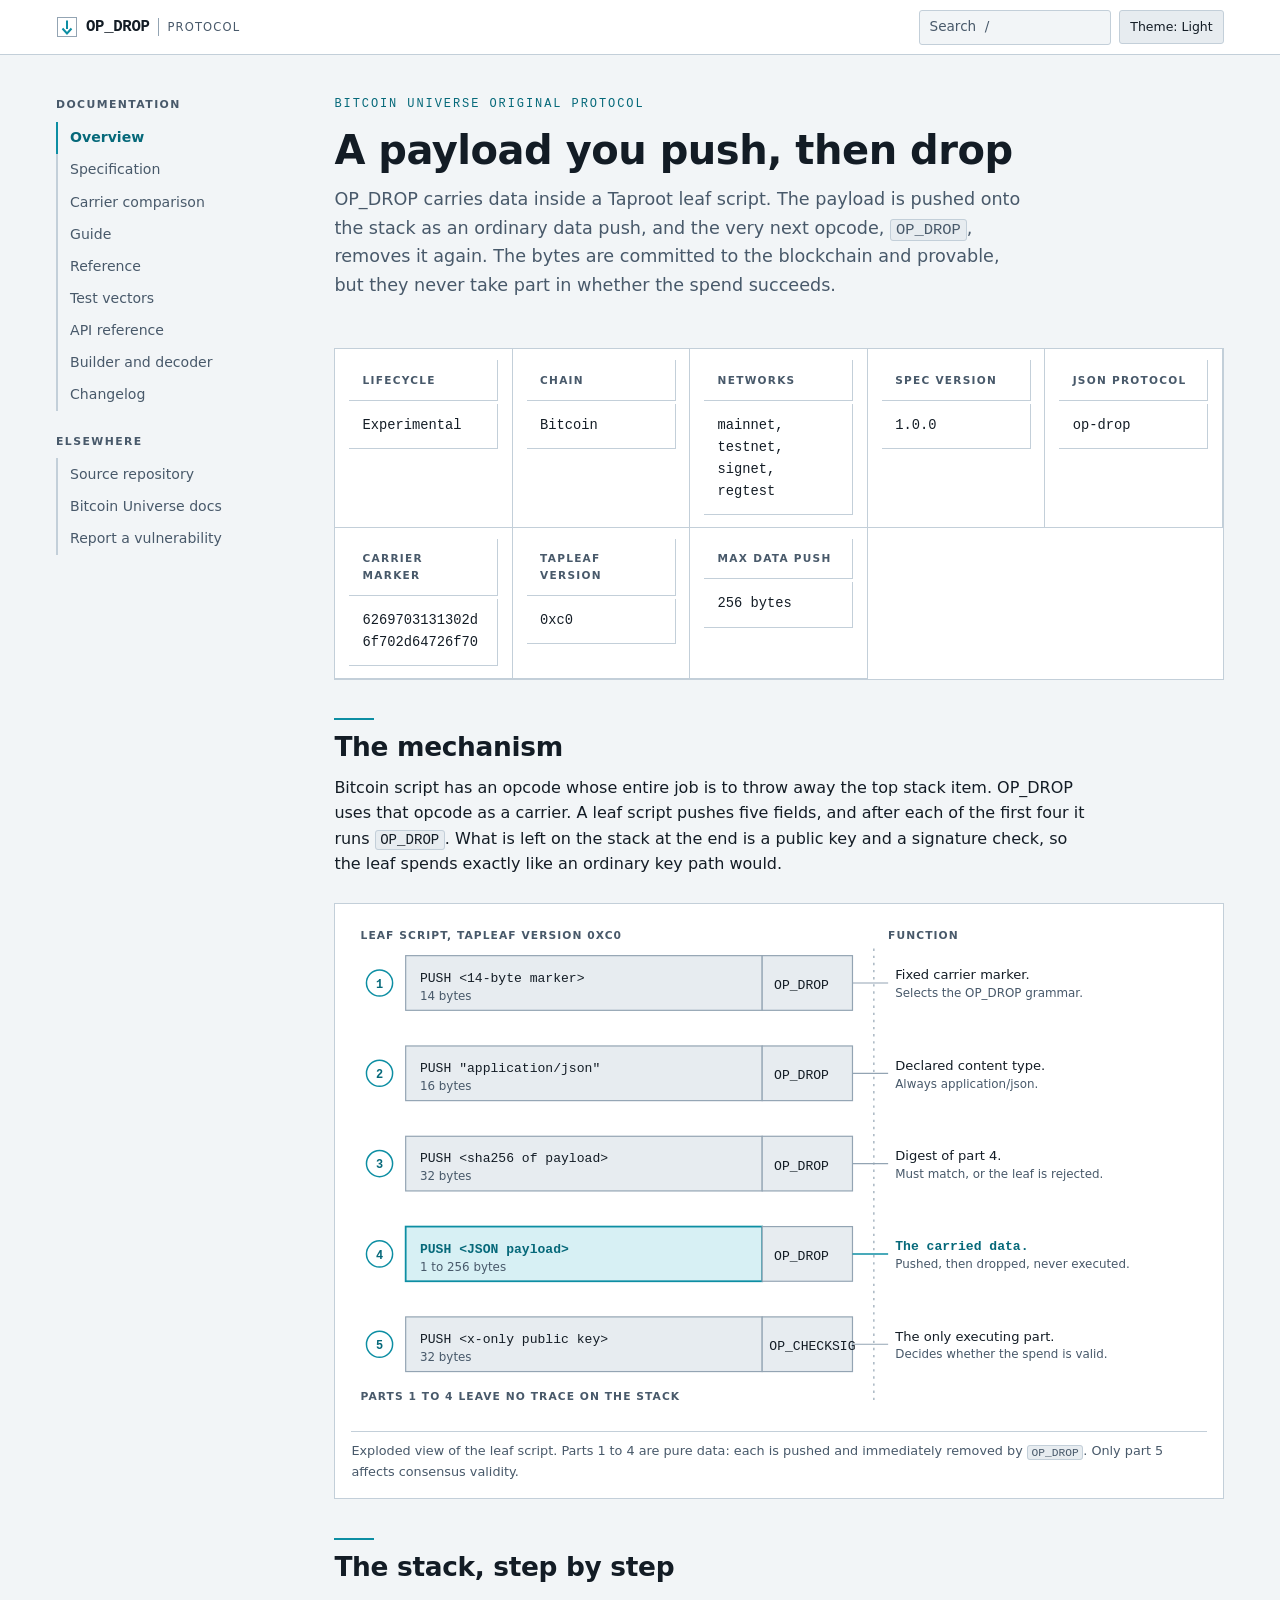
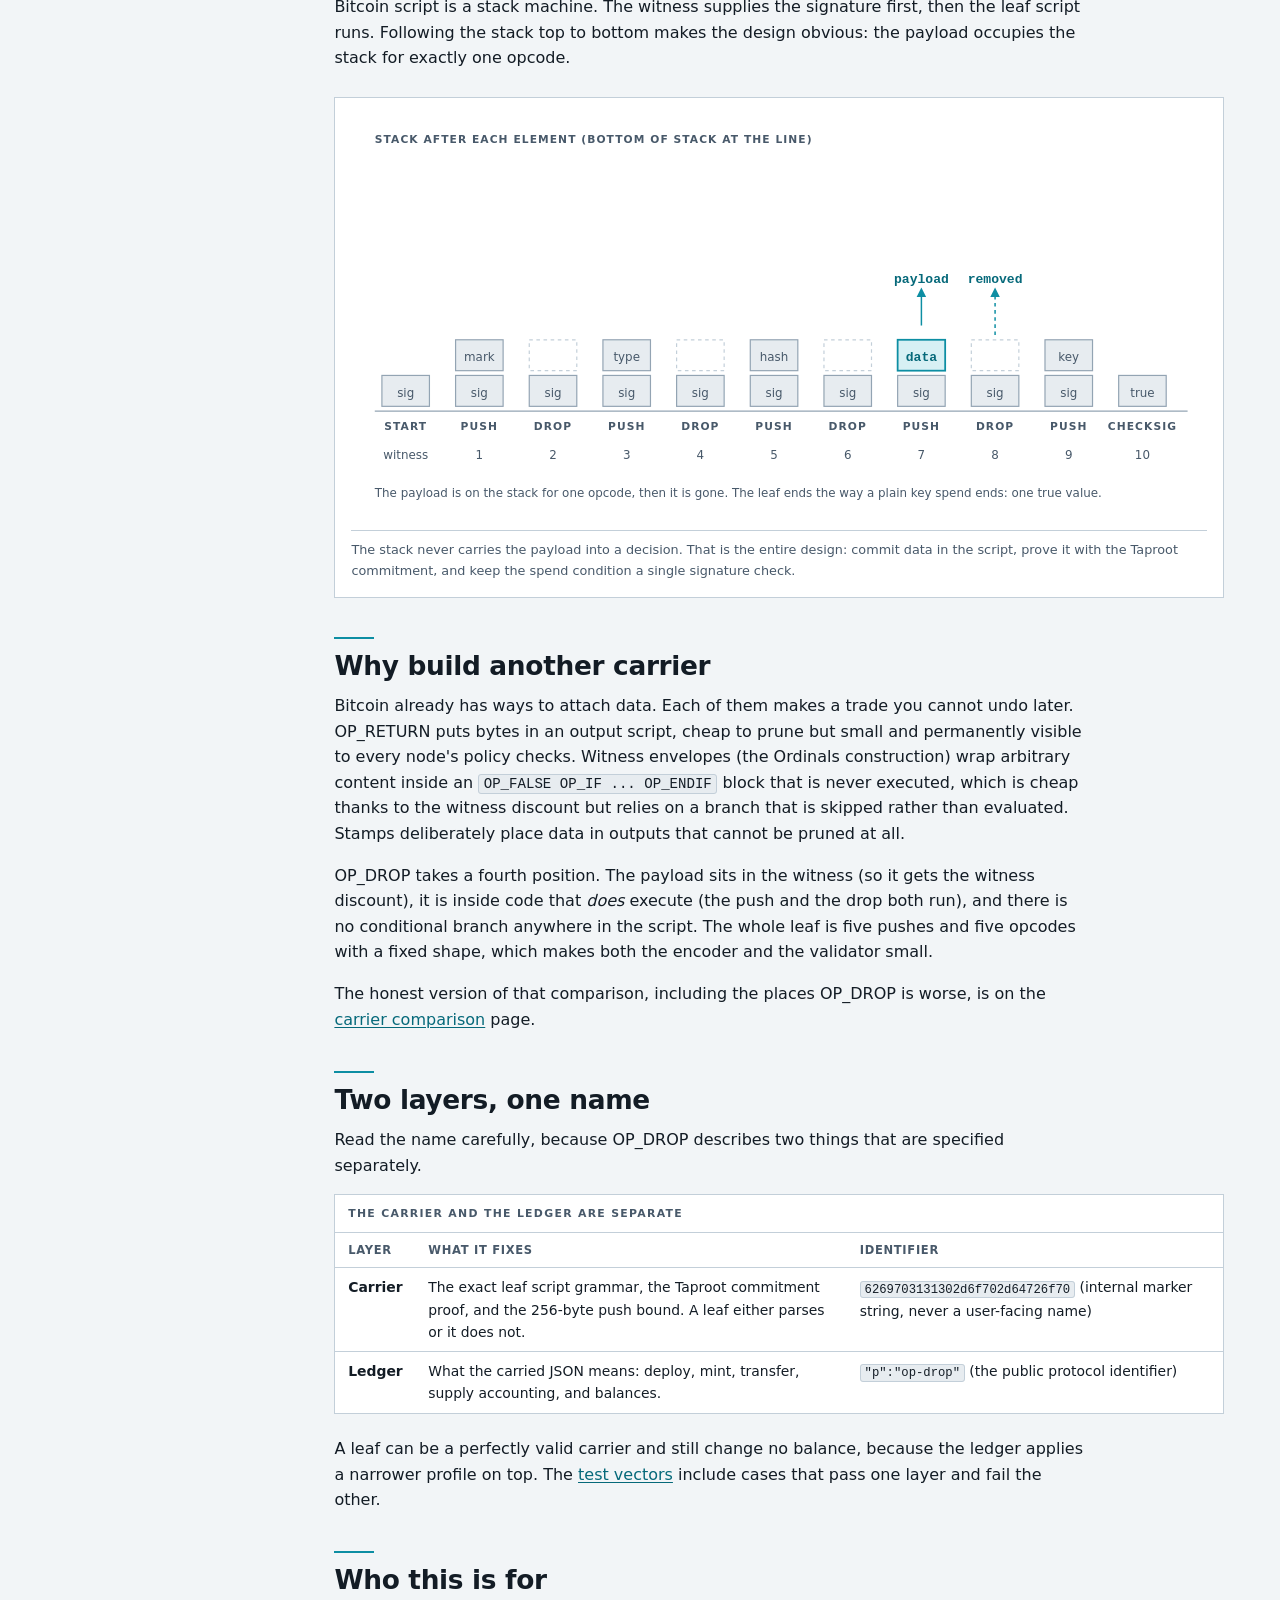
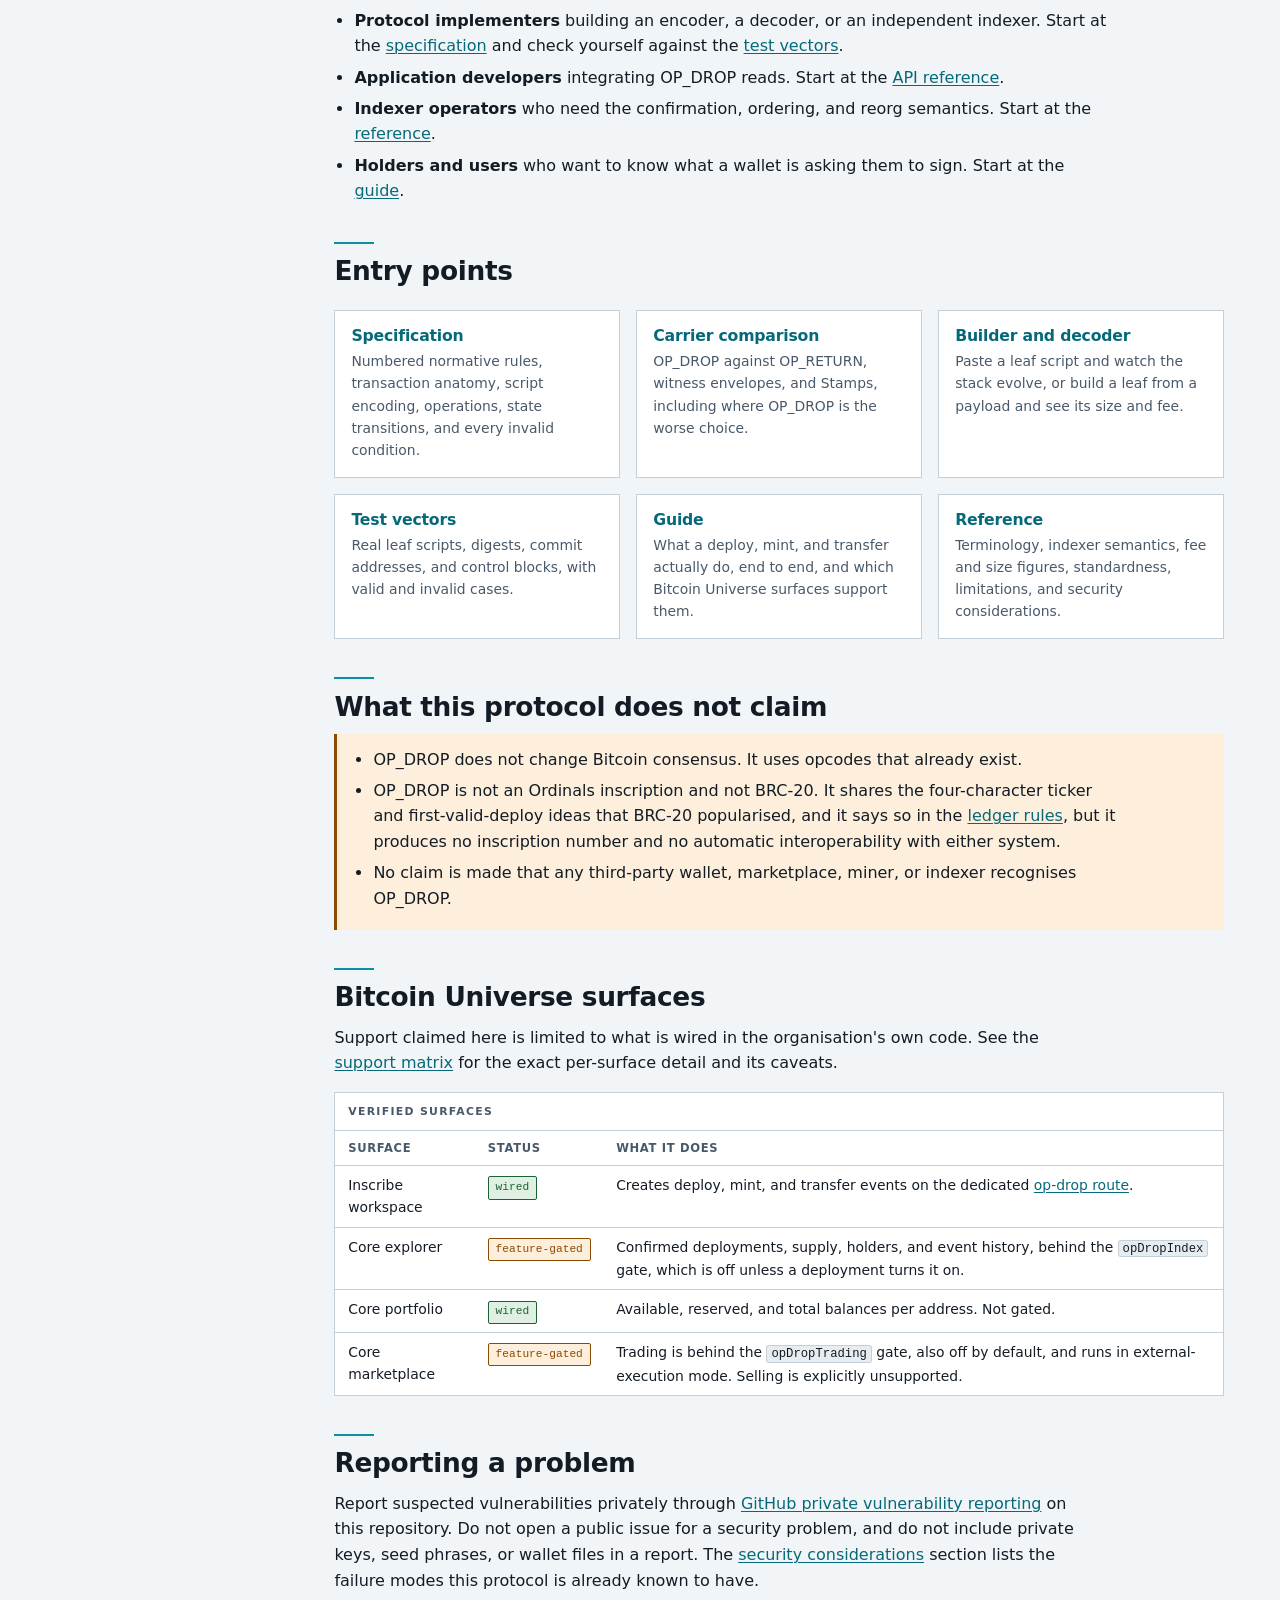
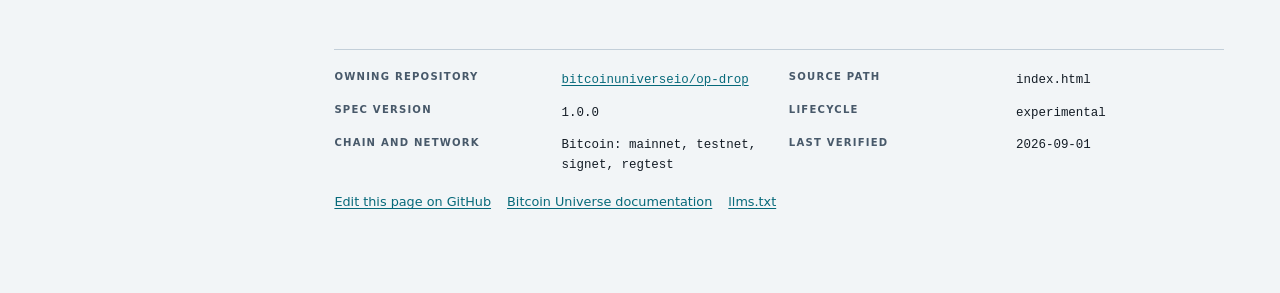
<file: index.html>
<!doctype html>
<html lang="en">
<head>
<meta charset="utf-8">
<meta name="viewport" content="width=device-width, initial-scale=1">
<title>OP_DROP: a Bitcoin data carrier that pushes a payload and drops it</title>
<meta name="description" content="OP_DROP is a Bitcoin Universe original data carrier. A payload is pushed inside a Taproot leaf script and removed from the stack by the OP_DROP opcode, giving a carrier distinct from witness-envelope inscriptions and from OP_RETURN.">
<link rel="canonical" href="https://bitcoinuniverseio.github.io/op-drop/">
<meta property="og:type" content="website">
<meta property="og:title" content="OP_DROP: a Bitcoin data carrier that pushes a payload and drops it">
<meta property="og:description" content="The authoritative home of the OP_DROP carrier design: specification, carrier comparison, test vectors, and a client-side script builder and decoder.">
<meta property="og:url" content="https://bitcoinuniverseio.github.io/op-drop/">
<meta property="og:image" content="https://bitcoinuniverseio.github.io/op-drop/assets/og.svg">
<meta property="og:site_name" content="OP_DROP protocol documentation">
<meta name="twitter:card" content="summary_large_image">
<link rel="icon" href="assets/mark.svg" type="image/svg+xml">
<link rel="stylesheet" href="assets/apparatus.css">
</head>
<body>
<a class="skip" href="#main">Skip to content</a>

<header class="masthead">
  <div class="masthead-in">
    <a class="brand" href="./">
      <svg width="22" height="22" viewBox="0 0 22 22" aria-hidden="true" focusable="false">
        <rect x="1.5" y="1.5" width="19" height="19" fill="none" stroke="var(--rule-strong)"></rect>
        <path d="M11 4.5v8.5" stroke="var(--accent-line)" stroke-width="2" fill="none"></path>
        <path d="M6.5 12.5 11 17.5l4.5-5" fill="none" stroke="var(--accent-line)" stroke-width="2"></path>
      </svg>
      OP_DROP<span class="brand-sub">Protocol</span>
    </a>
    <div class="masthead-tools">
      <div class="searchbox jsonly">
        <label class="skip" for="search-input">Search this site</label>
        <input type="search" id="search-input" data-base="" placeholder="Search  /" autocomplete="off" aria-describedby="search-hint">
        <span id="search-hint" class="skip">Press the slash key to focus search.</span>
        <div id="search-results" role="region" aria-live="polite" aria-label="Search results" hidden></div>
      </div>
      <button type="button" class="tbtn jsonly" id="theme-toggle" aria-pressed="false">Theme: <span class="theme-label">Light</span></button>
    </div>
  </div>
</header>

<div class="shell">
  <aside class="sidebar">
    <span class="label">Documentation</span>
    <nav aria-label="Site sections">
      <ul>
        <li><a href="./" aria-current="page">Overview</a></li>
        <li><a href="specification.html">Specification</a></li>
        <li><a href="carriers.html">Carrier comparison</a></li>
        <li><a href="guide.html">Guide</a></li>
        <li><a href="reference.html">Reference</a></li>
        <li><a href="test-vectors.html">Test vectors</a></li>
        <li><a href="api.html">API reference</a></li>
        <li><a href="tool.html">Builder and decoder</a></li>
        <li><a href="changelog.html">Changelog</a></li>
      </ul>
    </nav>
    <span class="label">Elsewhere</span>
    <nav aria-label="External links">
      <ul>
        <li><a href="https://github.com/bitcoinuniverseio/op-drop">Source repository</a></li>
        <li><a href="https://docs.bitcoinuniverse.io">Bitcoin Universe docs</a></li>
        <li><a href="https://github.com/bitcoinuniverseio/op-drop/security/advisories/new">Report a vulnerability</a></li>
      </ul>
    </nav>
  </aside>

  <main id="main">
    <div class="hero">
      <p class="kicker">Bitcoin Universe original protocol</p>
      <h1>A payload you push, then drop</h1>
      <p class="lede">OP_DROP carries data inside a Taproot leaf script. The payload is pushed onto the stack as an ordinary data push, and the very next opcode, <code>OP_DROP</code>, removes it again. The bytes are committed to the blockchain and provable, but they never take part in whether the spend succeeds.</p>
    </div>

    <div class="specplate">
      <div><div class="k">Lifecycle</div><div class="v">Experimental</div></div>
      <div><div class="k">Chain</div><div class="v">Bitcoin</div></div>
      <div><div class="k">Networks</div><div class="v">mainnet, testnet, signet, regtest</div></div>
      <div><div class="k">Spec version</div><div class="v">1.0.0</div></div>
      <div><div class="k">JSON protocol</div><div class="v">op-drop</div></div>
      <div><div class="k">Carrier marker</div><div class="v">6269703131302d6f702d64726f70</div></div>
      <div><div class="k">Tapleaf version</div><div class="v">0xc0</div></div>
      <div><div class="k">Max data push</div><div class="v">256 bytes</div></div>
    </div>

    <h2 id="mechanism">The mechanism</h2>
    <p>Bitcoin script has an opcode whose entire job is to throw away the top stack item. OP_DROP uses that opcode as a carrier. A leaf script pushes five fields, and after each of the first four it runs <code>OP_DROP</code>. What is left on the stack at the end is a public key and a signature check, so the leaf spends exactly like an ordinary key path would.</p>

    <figure class="figscroll figwide">
      <svg viewBox="0 0 720 420" role="img" aria-labelledby="fig-explode-t fig-explode-d">
        <title id="fig-explode-t">Exploded view of an OP_DROP leaf script</title>
        <desc id="fig-explode-d">The leaf script is drawn as five stacked parts. Part 1 is the fixed 14-byte carrier marker followed by OP_DROP. Part 2 is the 16-byte content type application slash json followed by OP_DROP. Part 3 is the 32-byte SHA-256 digest of the payload followed by OP_DROP. Part 4 is the JSON payload itself, highlighted, followed by OP_DROP. Part 5 is the 32-byte x-only public key followed by OP_CHECKSIG, which is the only part that affects whether the spend succeeds. Leader lines connect each part to a note on the right.</desc>

        <text class="d-cap" x="8" y="16">Leaf script, tapleaf version 0xc0</text>
        <text class="d-cap" x="452" y="16">Function</text>
        <line x1="440" y1="24" x2="440" y2="404" class="d-lead" stroke-dasharray="2 4"></line>

        <!-- part 1 -->
        <g>
          <rect x="46" y="30" width="300" height="46" class="d-box"></rect>
          <text class="d-tm" x="58" y="52">PUSH &lt;14-byte marker&gt;</text>
          <text class="d-tmute" x="58" y="67">14 bytes</text>
          <rect x="346" y="30" width="76" height="46" class="d-box"></rect>
          <text class="d-tm" x="356" y="58">OP_DROP</text>
          <circle cx="24" cy="53" r="11" class="d-num"></circle>
          <circle cx="24" cy="53" r="11" class="d-numring"></circle>
          <text class="d-numtext" x="24" y="57" text-anchor="middle">1</text>
          <path d="M422 53 H452" class="d-lead"></path>
          <text class="d-t" x="458" y="50">Fixed carrier marker.</text>
          <text class="d-tmute" x="458" y="65">Selects the OP_DROP grammar.</text>
        </g>

        <!-- part 2 -->
        <g>
          <rect x="46" y="106" width="300" height="46" class="d-box"></rect>
          <text class="d-tm" x="58" y="128">PUSH "application/json"</text>
          <text class="d-tmute" x="58" y="143">16 bytes</text>
          <rect x="346" y="106" width="76" height="46" class="d-box"></rect>
          <text class="d-tm" x="356" y="134">OP_DROP</text>
          <circle cx="24" cy="129" r="11" class="d-num"></circle>
          <circle cx="24" cy="129" r="11" class="d-numring"></circle>
          <text class="d-numtext" x="24" y="133" text-anchor="middle">2</text>
          <path d="M422 129 H452" class="d-lead"></path>
          <text class="d-t" x="458" y="126">Declared content type.</text>
          <text class="d-tmute" x="458" y="141">Always application/json.</text>
        </g>

        <!-- part 3 -->
        <g>
          <rect x="46" y="182" width="300" height="46" class="d-box"></rect>
          <text class="d-tm" x="58" y="204">PUSH &lt;sha256 of payload&gt;</text>
          <text class="d-tmute" x="58" y="219">32 bytes</text>
          <rect x="346" y="182" width="76" height="46" class="d-box"></rect>
          <text class="d-tm" x="356" y="210">OP_DROP</text>
          <circle cx="24" cy="205" r="11" class="d-num"></circle>
          <circle cx="24" cy="205" r="11" class="d-numring"></circle>
          <text class="d-numtext" x="24" y="209" text-anchor="middle">3</text>
          <path d="M422 205 H452" class="d-lead"></path>
          <text class="d-t" x="458" y="202">Digest of part 4.</text>
          <text class="d-tmute" x="458" y="217">Must match, or the leaf is rejected.</text>
        </g>

        <!-- part 4, the payload -->
        <g>
          <rect x="46" y="258" width="300" height="46" class="d-box-a"></rect>
          <text class="d-ta" x="58" y="280">PUSH &lt;JSON payload&gt;</text>
          <text class="d-tmute" x="58" y="295">1 to 256 bytes</text>
          <rect x="346" y="258" width="76" height="46" class="d-box"></rect>
          <text class="d-tm" x="356" y="286">OP_DROP</text>
          <circle cx="24" cy="281" r="11" class="d-num"></circle>
          <circle cx="24" cy="281" r="11" class="d-numring"></circle>
          <text class="d-numtext" x="24" y="285" text-anchor="middle">4</text>
          <path d="M422 281 H452" class="d-lead-a"></path>
          <text class="d-ta" x="458" y="278">The carried data.</text>
          <text class="d-tmute" x="458" y="293">Pushed, then dropped, never executed.</text>
        </g>

        <!-- part 5 -->
        <g>
          <rect x="46" y="334" width="300" height="46" class="d-box"></rect>
          <text class="d-tm" x="58" y="356">PUSH &lt;x-only public key&gt;</text>
          <text class="d-tmute" x="58" y="371">32 bytes</text>
          <rect x="346" y="334" width="76" height="46" class="d-box"></rect>
          <text class="d-tm" x="352" y="362">OP_CHECKSIG</text>
          <circle cx="24" cy="357" r="11" class="d-num"></circle>
          <circle cx="24" cy="357" r="11" class="d-numring"></circle>
          <text class="d-numtext" x="24" y="361" text-anchor="middle">5</text>
          <path d="M422 357 H452" class="d-lead"></path>
          <text class="d-t" x="458" y="354">The only executing part.</text>
          <text class="d-tmute" x="458" y="369">Decides whether the spend is valid.</text>
        </g>

        <text class="d-cap" x="8" y="404">Parts 1 to 4 leave no trace on the stack</text>
      </svg>
      <figcaption>Exploded view of the leaf script. Parts 1 to 4 are pure data: each is pushed and immediately removed by <code>OP_DROP</code>. Only part 5 affects consensus validity.</figcaption>
    </figure>

    <h2 id="stack">The stack, step by step</h2>
    <p>Bitcoin script is a stack machine. The witness supplies the signature first, then the leaf script runs. Following the stack top to bottom makes the design obvious: the payload occupies the stack for exactly one opcode.</p>

    <figure class="figscroll figwide">
      <svg viewBox="0 0 720 340" role="img" aria-labelledby="fig-stack-t fig-stack-d">
        <title id="fig-stack-t">Stack contents at each step of an OP_DROP leaf</title>
        <desc id="fig-stack-d">Eleven columns show the stack after each script element. The stack starts holding only the witness signature. Each data push adds one item, drawn as a box above the signature, and the following OP_DROP removes it again, so the stack returns to holding just the signature. The fourth push, the JSON payload, is highlighted. After the final push of the public key, OP_CHECKSIG consumes both the key and the signature and leaves a single true value.</desc>

        <line x1="20" y1="250" x2="704" y2="250" class="d-lead"></line>
        <text class="d-cap" x="20" y="24">Stack after each element (bottom of stack at the line)</text>

        <!-- columns: x centers every 62px starting at 46 -->
        <g>
          <!-- 0 initial -->
          <rect x="26" y="220" width="40" height="26" class="d-box"></rect>
          <text class="d-tmute" x="46" y="238" text-anchor="middle">sig</text>
          <text class="d-cap" x="46" y="266" text-anchor="middle">start</text>
          <text class="d-tmute" x="46" y="290" text-anchor="middle">witness</text>

          <!-- 1 push marker -->
          <rect x="88" y="220" width="40" height="26" class="d-box"></rect>
          <text class="d-tmute" x="108" y="238" text-anchor="middle">sig</text>
          <rect x="88" y="190" width="40" height="26" class="d-box"></rect>
          <text class="d-tmute" x="108" y="208" text-anchor="middle">mark</text>
          <text class="d-cap" x="108" y="266" text-anchor="middle">push</text>
          <text class="d-tmute" x="108" y="290" text-anchor="middle">1</text>

          <!-- 2 drop -->
          <rect x="150" y="220" width="40" height="26" class="d-box"></rect>
          <text class="d-tmute" x="170" y="238" text-anchor="middle">sig</text>
          <rect x="150" y="190" width="40" height="26" class="d-box-mute"></rect>
          <text class="d-cap" x="170" y="266" text-anchor="middle">drop</text>
          <text class="d-tmute" x="170" y="290" text-anchor="middle">2</text>

          <!-- 3 push ct -->
          <rect x="212" y="220" width="40" height="26" class="d-box"></rect>
          <text class="d-tmute" x="232" y="238" text-anchor="middle">sig</text>
          <rect x="212" y="190" width="40" height="26" class="d-box"></rect>
          <text class="d-tmute" x="232" y="208" text-anchor="middle">type</text>
          <text class="d-cap" x="232" y="266" text-anchor="middle">push</text>
          <text class="d-tmute" x="232" y="290" text-anchor="middle">3</text>

          <!-- 4 drop -->
          <rect x="274" y="220" width="40" height="26" class="d-box"></rect>
          <text class="d-tmute" x="294" y="238" text-anchor="middle">sig</text>
          <rect x="274" y="190" width="40" height="26" class="d-box-mute"></rect>
          <text class="d-cap" x="294" y="266" text-anchor="middle">drop</text>
          <text class="d-tmute" x="294" y="290" text-anchor="middle">4</text>

          <!-- 5 push hash -->
          <rect x="336" y="220" width="40" height="26" class="d-box"></rect>
          <text class="d-tmute" x="356" y="238" text-anchor="middle">sig</text>
          <rect x="336" y="190" width="40" height="26" class="d-box"></rect>
          <text class="d-tmute" x="356" y="208" text-anchor="middle">hash</text>
          <text class="d-cap" x="356" y="266" text-anchor="middle">push</text>
          <text class="d-tmute" x="356" y="290" text-anchor="middle">5</text>

          <!-- 6 drop -->
          <rect x="398" y="220" width="40" height="26" class="d-box"></rect>
          <text class="d-tmute" x="418" y="238" text-anchor="middle">sig</text>
          <rect x="398" y="190" width="40" height="26" class="d-box-mute"></rect>
          <text class="d-cap" x="418" y="266" text-anchor="middle">drop</text>
          <text class="d-tmute" x="418" y="290" text-anchor="middle">6</text>

          <!-- 7 push payload -->
          <rect x="460" y="220" width="40" height="26" class="d-box"></rect>
          <text class="d-tmute" x="480" y="238" text-anchor="middle">sig</text>
          <rect x="460" y="190" width="40" height="26" class="d-box-a"></rect>
          <text class="d-ta" x="480" y="208" text-anchor="middle">data</text>
          <text class="d-cap" x="480" y="266" text-anchor="middle">push</text>
          <text class="d-tmute" x="480" y="290" text-anchor="middle">7</text>
          <path d="M480 178 v-24" class="d-lead-a"></path>
          <path d="M476 154 h8 l-4 -8 z" class="d-arrow-a"></path>
          <text class="d-ta" x="480" y="142" text-anchor="middle">payload</text>

          <!-- 8 drop -->
          <rect x="522" y="220" width="40" height="26" class="d-box"></rect>
          <text class="d-tmute" x="542" y="238" text-anchor="middle">sig</text>
          <rect x="522" y="190" width="40" height="26" class="d-box-mute"></rect>
          <text class="d-cap" x="542" y="266" text-anchor="middle">drop</text>
          <text class="d-tmute" x="542" y="290" text-anchor="middle">8</text>
          <path d="M542 186 v-32" class="d-lead-a" stroke-dasharray="3 3"></path>
          <path d="M538 154 h8 l-4 -8 z" class="d-arrow-a"></path>
          <text class="d-ta" x="542" y="142" text-anchor="middle">removed</text>

          <!-- 9 push key -->
          <rect x="584" y="220" width="40" height="26" class="d-box"></rect>
          <text class="d-tmute" x="604" y="238" text-anchor="middle">sig</text>
          <rect x="584" y="190" width="40" height="26" class="d-box"></rect>
          <text class="d-tmute" x="604" y="208" text-anchor="middle">key</text>
          <text class="d-cap" x="604" y="266" text-anchor="middle">push</text>
          <text class="d-tmute" x="604" y="290" text-anchor="middle">9</text>

          <!-- 10 checksig -->
          <rect x="646" y="220" width="40" height="26" class="d-box"></rect>
          <text class="d-tmute" x="666" y="238" text-anchor="middle">true</text>
          <text class="d-cap" x="666" y="266" text-anchor="middle">checksig</text>
          <text class="d-tmute" x="666" y="290" text-anchor="middle">10</text>
        </g>

        <text class="d-tmute" x="20" y="322">The payload is on the stack for one opcode, then it is gone. The leaf ends the way a plain key spend ends: one true value.</text>
      </svg>
      <figcaption>The stack never carries the payload into a decision. That is the entire design: commit data in the script, prove it with the Taproot commitment, and keep the spend condition a single signature check.</figcaption>
    </figure>

    <h2 id="why">Why build another carrier</h2>
    <p>Bitcoin already has ways to attach data. Each of them makes a trade you cannot undo later. OP_RETURN puts bytes in an output script, cheap to prune but small and permanently visible to every node's policy checks. Witness envelopes (the Ordinals construction) wrap arbitrary content inside an <code>OP_FALSE OP_IF ... OP_ENDIF</code> block that is never executed, which is cheap thanks to the witness discount but relies on a branch that is skipped rather than evaluated. Stamps deliberately place data in outputs that cannot be pruned at all.</p>
    <p>OP_DROP takes a fourth position. The payload sits in the witness (so it gets the witness discount), it is inside code that <em>does</em> execute (the push and the drop both run), and there is no conditional branch anywhere in the script. The whole leaf is five pushes and five opcodes with a fixed shape, which makes both the encoder and the validator small.</p>
    <p>The honest version of that comparison, including the places OP_DROP is worse, is on the <a href="carriers.html">carrier comparison</a> page.</p>

    <h2 id="two-layers">Two layers, one name</h2>
    <p>Read the name carefully, because OP_DROP describes two things that are specified separately.</p>
    <div class="tablewrap">
      <table>
        <caption>The carrier and the ledger are separate</caption>
        <thead><tr><th>Layer</th><th>What it fixes</th><th>Identifier</th></tr></thead>
        <tbody>
          <tr><td><strong>Carrier</strong></td><td>The exact leaf script grammar, the Taproot commitment proof, and the 256-byte push bound. A leaf either parses or it does not.</td><td><code>6269703131302d6f702d64726f70</code> (internal marker string, never a user-facing name)</td></tr>
          <tr><td><strong>Ledger</strong></td><td>What the carried JSON means: deploy, mint, transfer, supply accounting, and balances.</td><td><code>"p":"op-drop"</code> (the public protocol identifier)</td></tr>
        </tbody>
      </table>
    </div>
    <p>A leaf can be a perfectly valid carrier and still change no balance, because the ledger applies a narrower profile on top. The <a href="test-vectors.html">test vectors</a> include cases that pass one layer and fail the other.</p>

    <h2 id="who">Who this is for</h2>
    <ul>
      <li><strong>Protocol implementers</strong> building an encoder, a decoder, or an independent indexer. Start at the <a href="specification.html">specification</a> and check yourself against the <a href="test-vectors.html">test vectors</a>.</li>
      <li><strong>Application developers</strong> integrating OP_DROP reads. Start at the <a href="api.html">API reference</a>.</li>
      <li><strong>Indexer operators</strong> who need the confirmation, ordering, and reorg semantics. Start at the <a href="reference.html">reference</a>.</li>
      <li><strong>Holders and users</strong> who want to know what a wallet is asking them to sign. Start at the <a href="guide.html">guide</a>.</li>
    </ul>

    <h2 id="entry">Entry points</h2>
    <div class="cards">
      <a class="card" href="specification.html"><h3>Specification</h3><p>Numbered normative rules, transaction anatomy, script encoding, operations, state transitions, and every invalid condition.</p></a>
      <a class="card" href="carriers.html"><h3>Carrier comparison</h3><p>OP_DROP against OP_RETURN, witness envelopes, and Stamps, including where OP_DROP is the worse choice.</p></a>
      <a class="card" href="tool.html"><h3>Builder and decoder</h3><p>Paste a leaf script and watch the stack evolve, or build a leaf from a payload and see its size and fee.</p></a>
      <a class="card" href="test-vectors.html"><h3>Test vectors</h3><p>Real leaf scripts, digests, commit addresses, and control blocks, with valid and invalid cases.</p></a>
      <a class="card" href="guide.html"><h3>Guide</h3><p>What a deploy, mint, and transfer actually do, end to end, and which Bitcoin Universe surfaces support them.</p></a>
      <a class="card" href="reference.html"><h3>Reference</h3><p>Terminology, indexer semantics, fee and size figures, standardness, limitations, and security considerations.</p></a>
    </div>

    <h2 id="scope">What this protocol does not claim</h2>
    <div class="note warn">
      <ul>
        <li>OP_DROP does not change Bitcoin consensus. It uses opcodes that already exist.</li>
        <li>OP_DROP is not an Ordinals inscription and not BRC-20. It shares the four-character ticker and first-valid-deploy ideas that BRC-20 popularised, and it says so in the <a href="specification.html#ledger">ledger rules</a>, but it produces no inscription number and no automatic interoperability with either system.</li>
        <li>No claim is made that any third-party wallet, marketplace, miner, or indexer recognises OP_DROP.</li>
      </ul>
    </div>

    <h2 id="products">Bitcoin Universe surfaces</h2>
    <p>Support claimed here is limited to what is wired in the organisation's own code. See the <a href="guide.html#support">support matrix</a> for the exact per-surface detail and its caveats.</p>
    <div class="tablewrap">
      <table>
        <caption>Verified surfaces</caption>
        <thead><tr><th>Surface</th><th>Status</th><th>What it does</th></tr></thead>
        <tbody>
          <tr><td>Inscribe workspace</td><td><span class="badge ok">wired</span></td><td>Creates deploy, mint, and transfer events on the dedicated <a href="https://inscribe.bitcoinuniverse.io/op-drop">op-drop route</a>.</td></tr>
          <tr><td>Core explorer</td><td><span class="badge part">feature-gated</span></td><td>Confirmed deployments, supply, holders, and event history, behind the <code>opDropIndex</code> gate, which is off unless a deployment turns it on.</td></tr>
          <tr><td>Core portfolio</td><td><span class="badge ok">wired</span></td><td>Available, reserved, and total balances per address. Not gated.</td></tr>
          <tr><td>Core marketplace</td><td><span class="badge part">feature-gated</span></td><td>Trading is behind the <code>opDropTrading</code> gate, also off by default, and runs in external-execution mode. Selling is explicitly unsupported.</td></tr>
        </tbody>
      </table>
    </div>

    <h2 id="security">Reporting a problem</h2>
    <p>Report suspected vulnerabilities privately through <a href="https://github.com/bitcoinuniverseio/op-drop/security/advisories/new">GitHub private vulnerability reporting</a> on this repository. Do not open a public issue for a security problem, and do not include private keys, seed phrases, or wallet files in a report. The <a href="reference.html#security">security considerations</a> section lists the failure modes this protocol is already known to have.</p>

    <footer class="pagefoot">
      <dl>
        <dt>Owning repository</dt><dd><a href="https://github.com/bitcoinuniverseio/op-drop">bitcoinuniverseio/op-drop</a></dd>
        <dt>Source path</dt><dd>index.html</dd>
        <dt>Spec version</dt><dd>1.0.0</dd>
        <dt>Lifecycle</dt><dd>experimental</dd>
        <dt>Chain and network</dt><dd>Bitcoin: mainnet, testnet, signet, regtest</dd>
        <dt>Last verified</dt><dd>2026-09-01</dd>
      </dl>
      <p class="foot-links">
        <a href="https://github.com/bitcoinuniverseio/op-drop/edit/main/index.html">Edit this page on GitHub</a>
        <a href="https://docs.bitcoinuniverse.io">Bitcoin Universe documentation</a>
        <a href="llms.txt">llms.txt</a>
      </p>
    </footer>
  </main>
</div>

<script src="assets/site.js" defer></script>
</body>
</html>
</file>
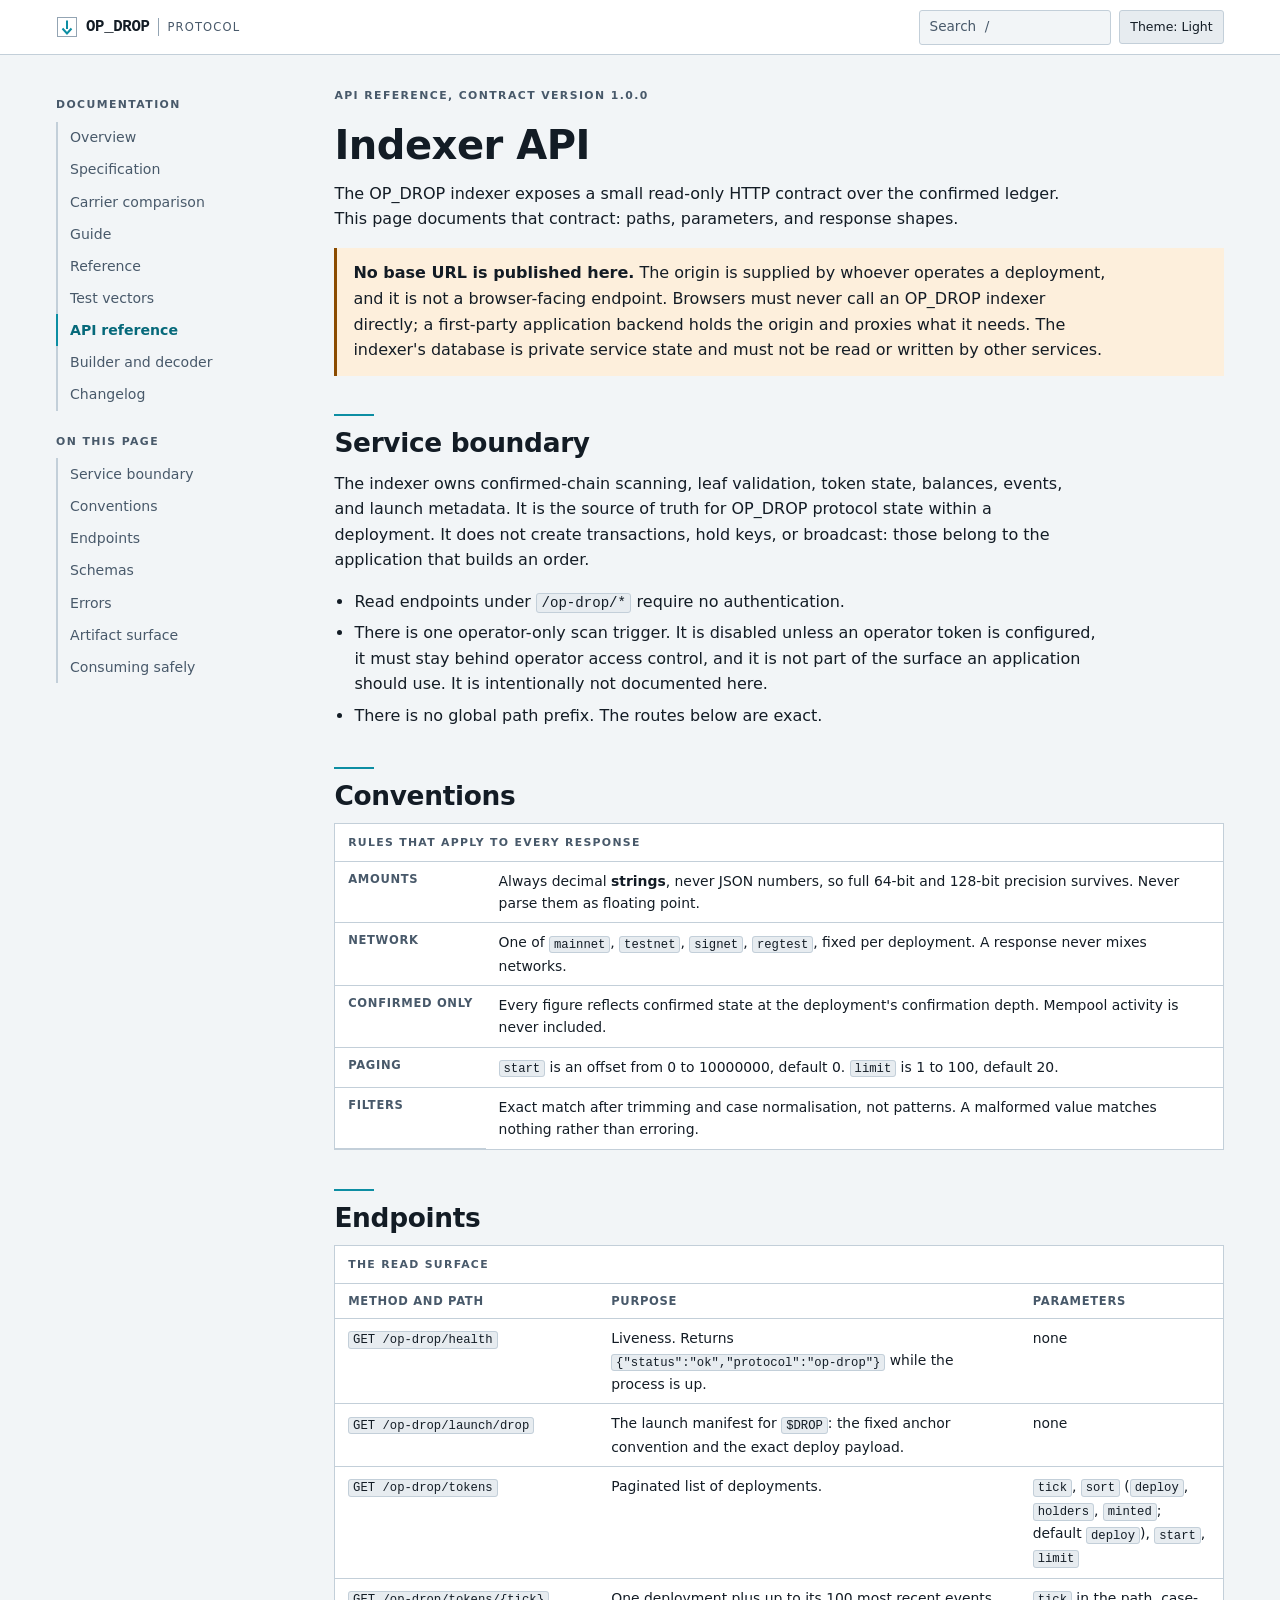
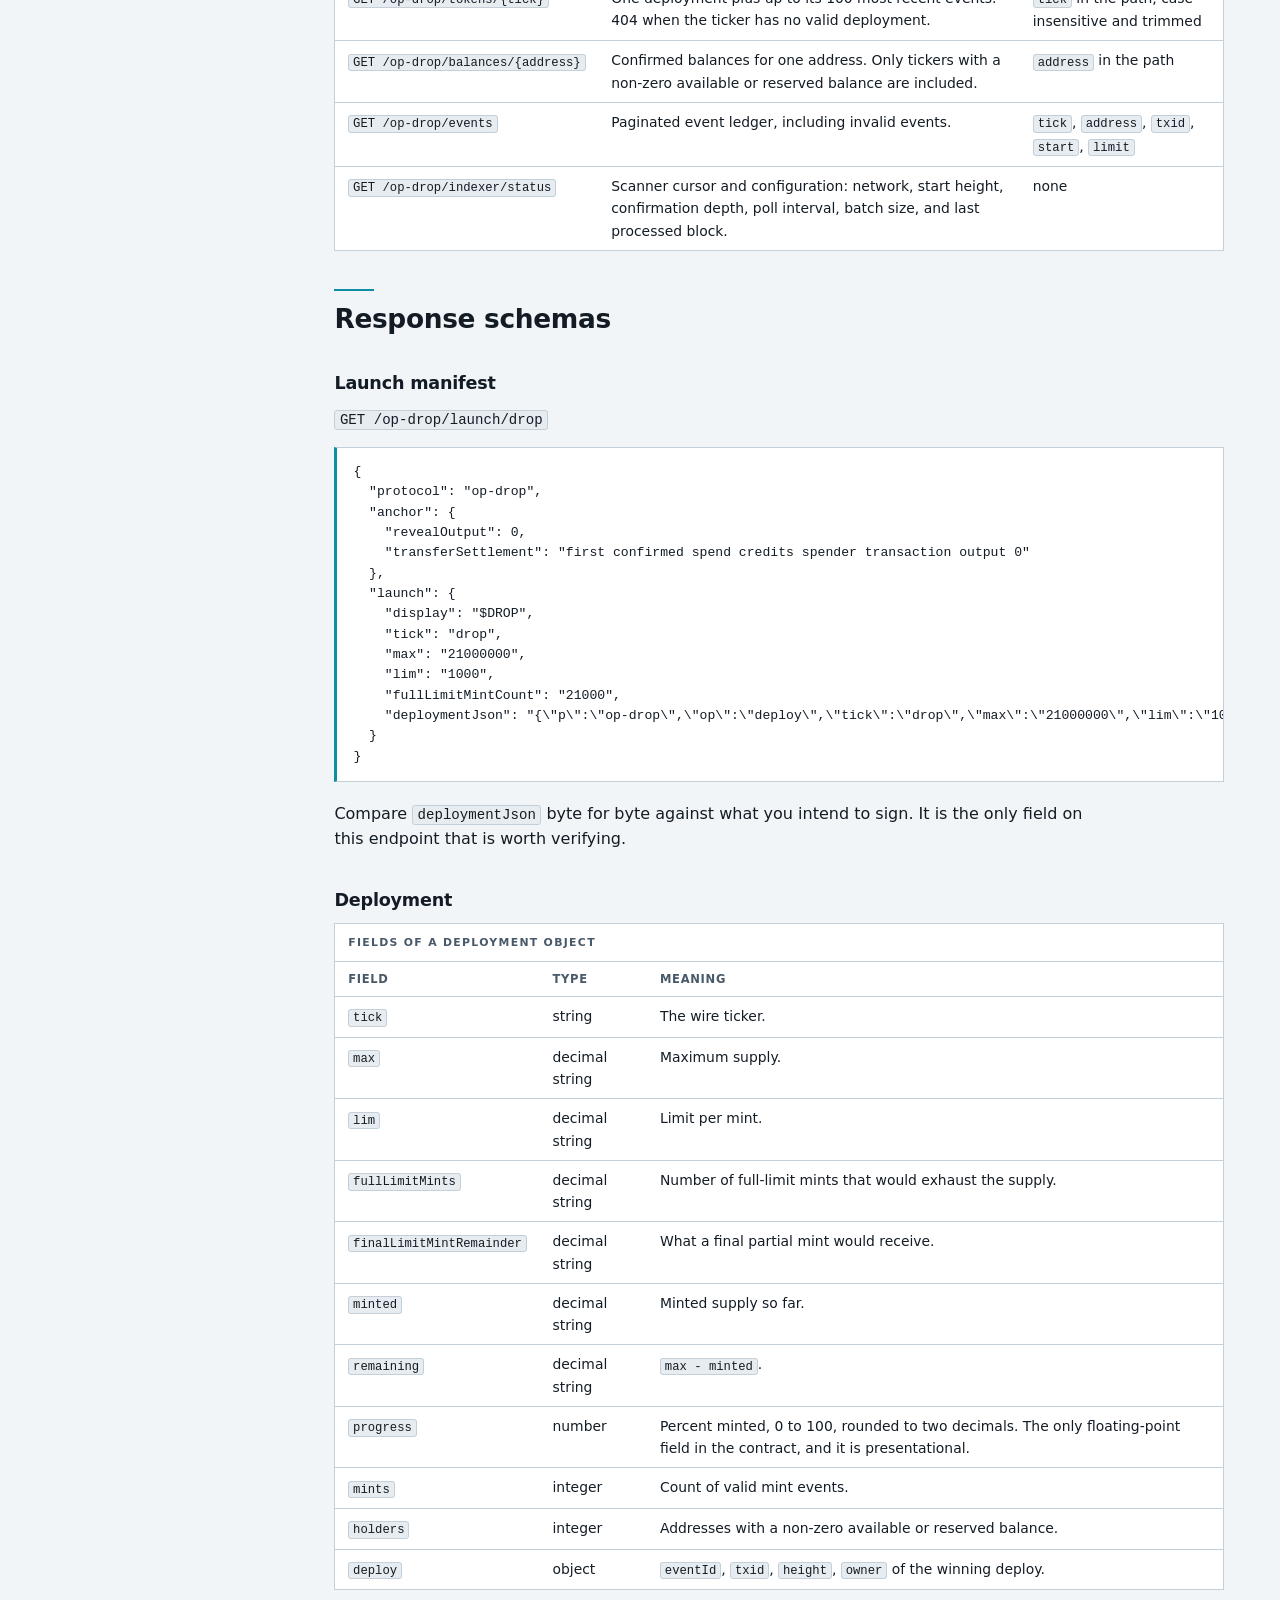
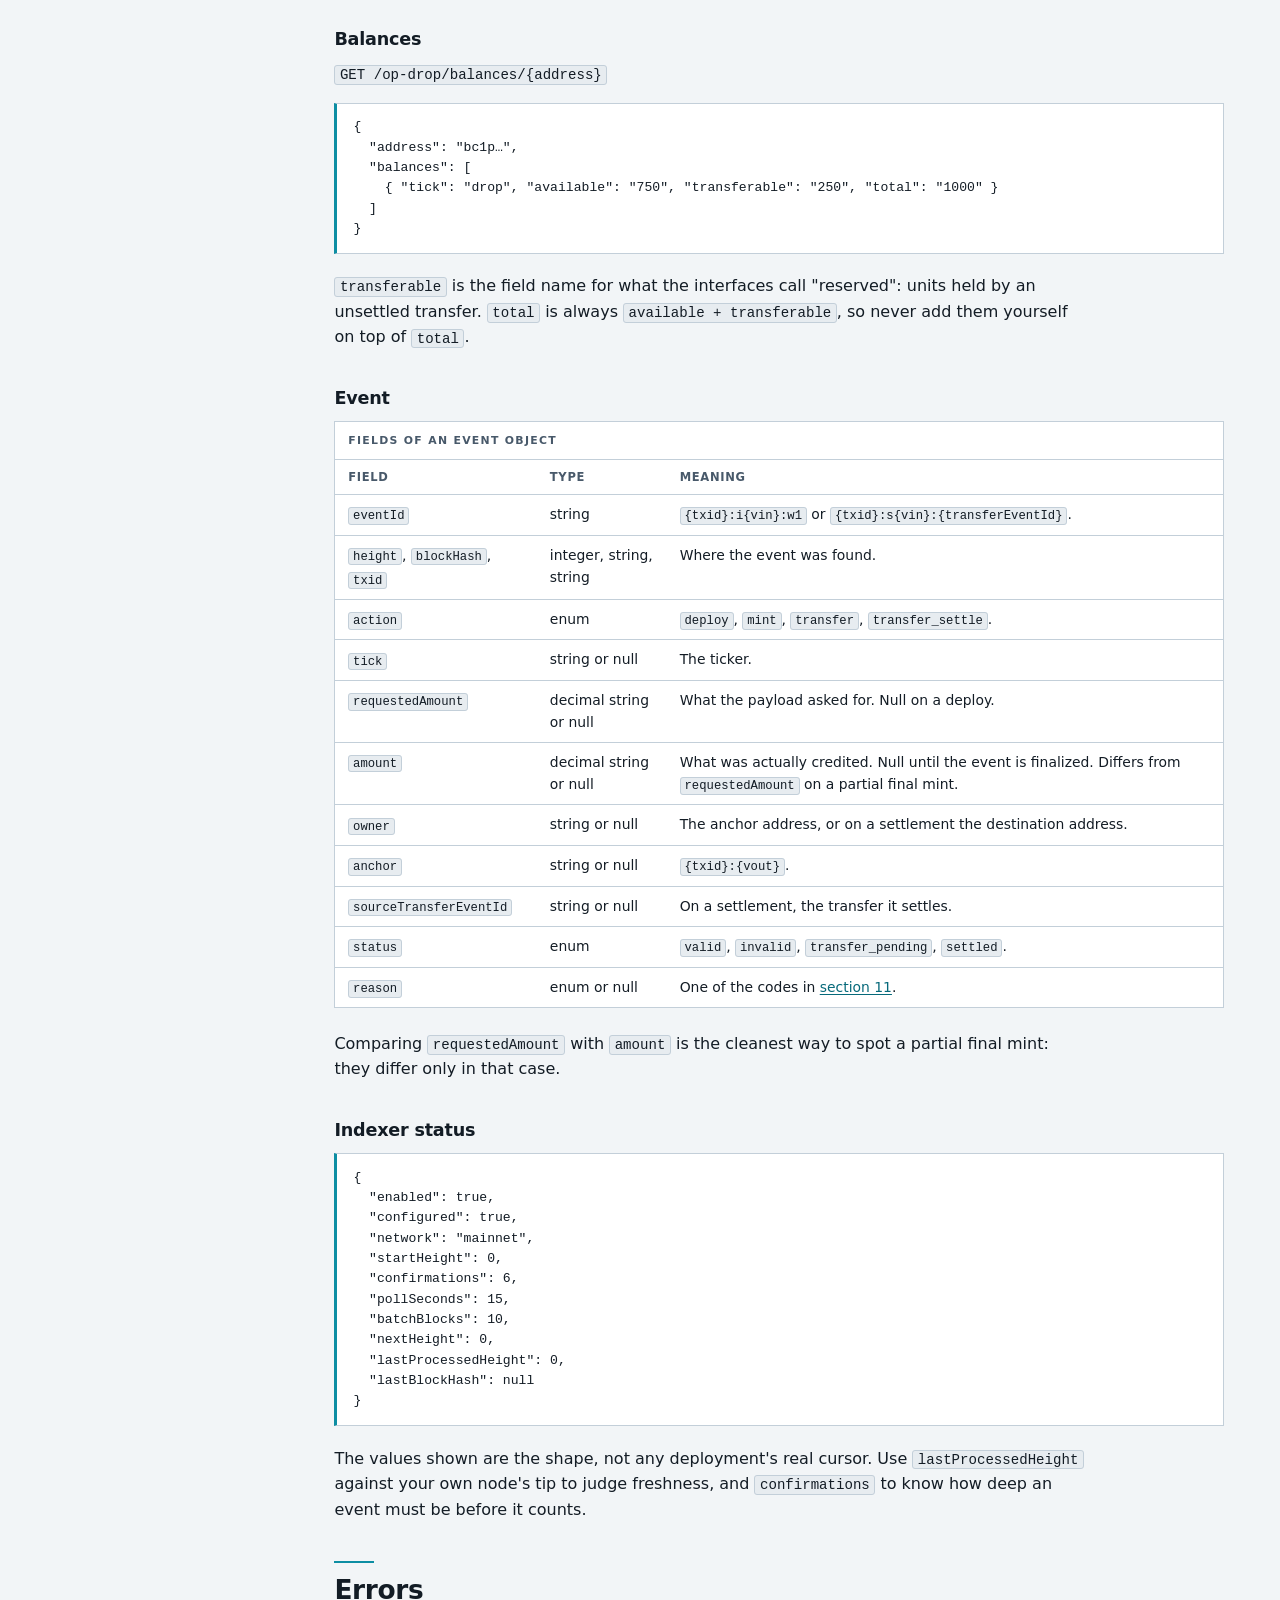
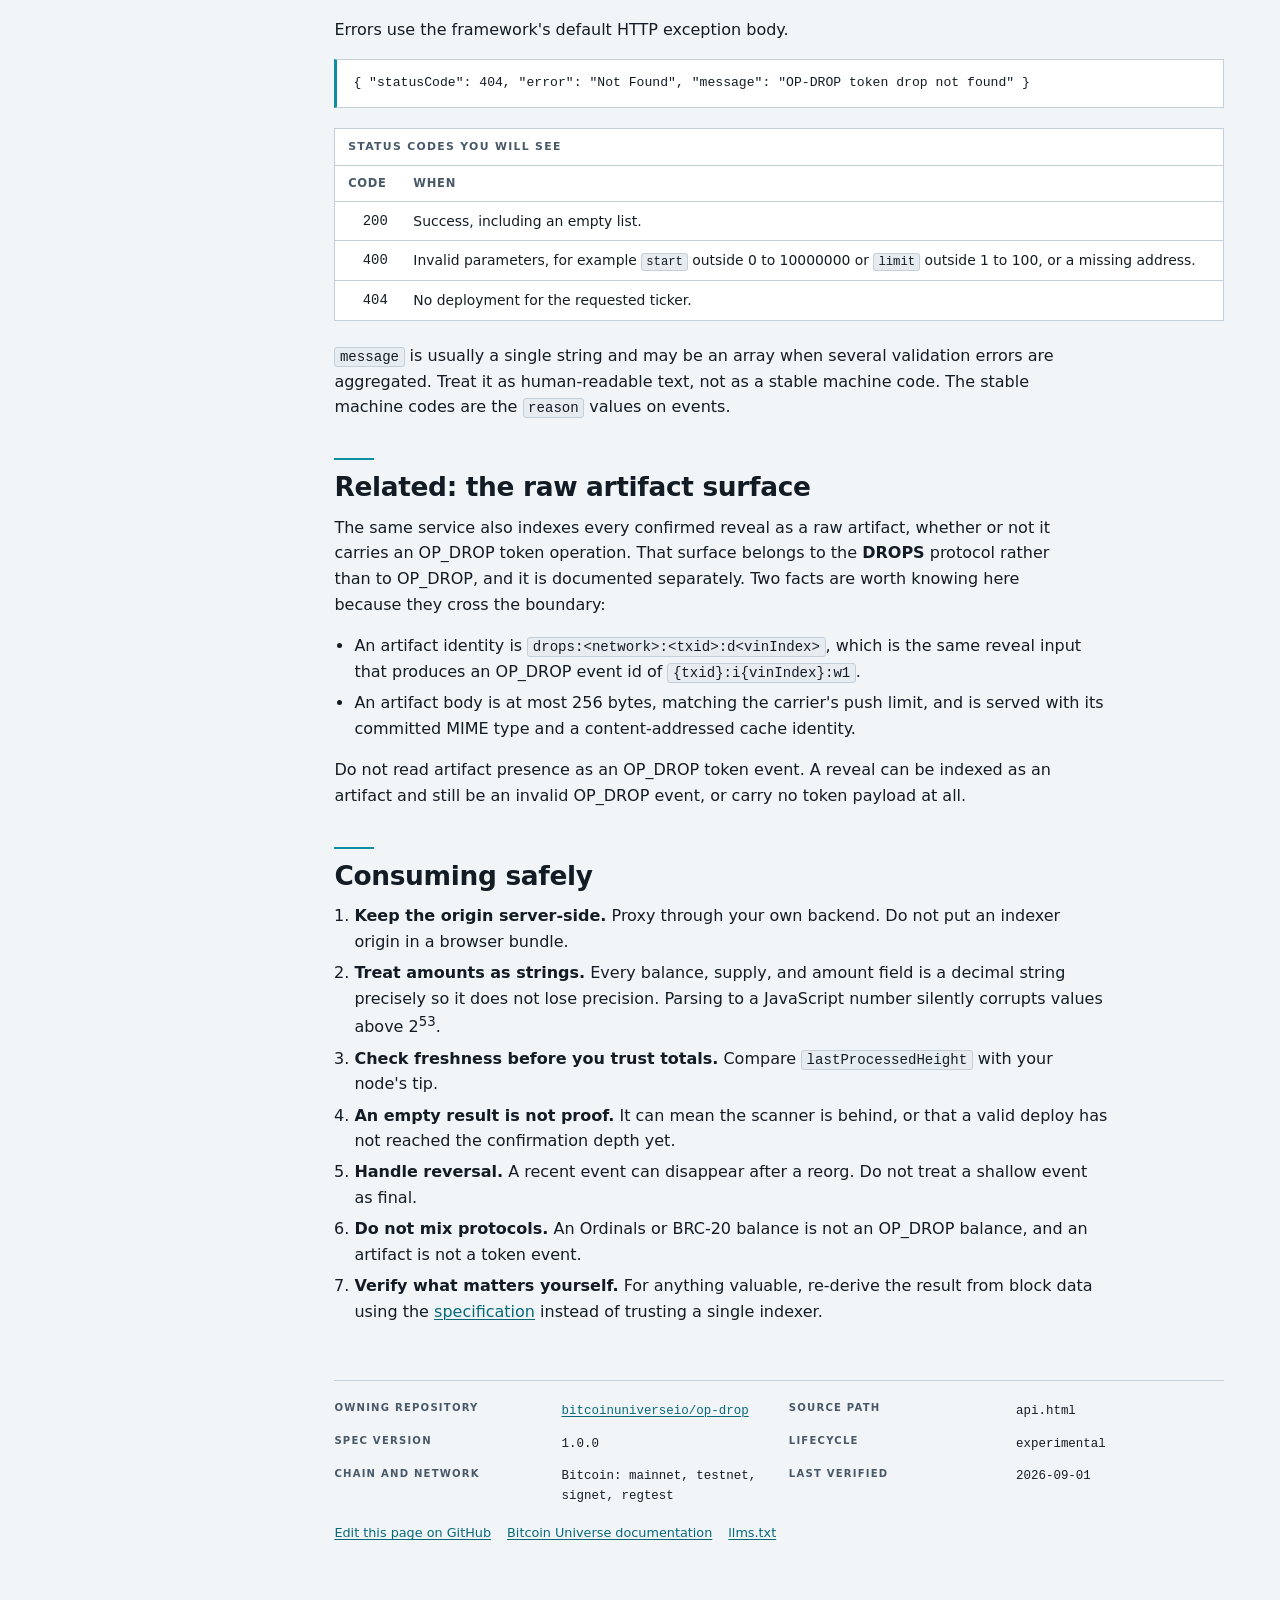
<file: api.html>
<!doctype html>
<html lang="en">
<head>
<meta charset="utf-8">
<meta name="viewport" content="width=device-width, initial-scale=1">
<title>OP_DROP indexer API reference</title>
<meta name="description" content="The OP_DROP indexer HTTP contract: read endpoints for tokens, balances, events, the launch manifest, and scanner status, with exact response schemas and error shapes.">
<link rel="canonical" href="https://bitcoinuniverseio.github.io/op-drop/api.html">
<meta property="og:type" content="article">
<meta property="og:title" content="OP_DROP indexer API reference">
<meta property="og:description" content="Read endpoints, response schemas, and the rules for consuming them safely.">
<meta property="og:url" content="https://bitcoinuniverseio.github.io/op-drop/api.html">
<meta property="og:image" content="https://bitcoinuniverseio.github.io/op-drop/assets/og.svg">
<meta name="twitter:card" content="summary_large_image">
<link rel="icon" href="assets/mark.svg" type="image/svg+xml">
<link rel="stylesheet" href="assets/apparatus.css">
</head>
<body>
<a class="skip" href="#main">Skip to content</a>

<header class="masthead">
  <div class="masthead-in">
    <a class="brand" href="./">
      <svg width="22" height="22" viewBox="0 0 22 22" aria-hidden="true" focusable="false">
        <rect x="1.5" y="1.5" width="19" height="19" fill="none" stroke="var(--rule-strong)"></rect>
        <path d="M11 4.5v8.5" stroke="var(--accent-line)" stroke-width="2" fill="none"></path>
        <path d="M6.5 12.5 11 17.5l4.5-5" fill="none" stroke="var(--accent-line)" stroke-width="2"></path>
      </svg>
      OP_DROP<span class="brand-sub">Protocol</span>
    </a>
    <div class="masthead-tools">
      <div class="searchbox jsonly">
        <label class="skip" for="search-input">Search this site</label>
        <input type="search" id="search-input" data-base="" placeholder="Search  /" autocomplete="off">
        <div id="search-results" role="region" aria-live="polite" aria-label="Search results" hidden></div>
      </div>
      <button type="button" class="tbtn jsonly" id="theme-toggle" aria-pressed="false">Theme: <span class="theme-label">Light</span></button>
    </div>
  </div>
</header>

<div class="shell">
  <aside class="sidebar">
    <span class="label">Documentation</span>
    <nav aria-label="Site sections">
      <ul>
        <li><a href="./">Overview</a></li>
        <li><a href="specification.html">Specification</a></li>
        <li><a href="carriers.html">Carrier comparison</a></li>
        <li><a href="guide.html">Guide</a></li>
        <li><a href="reference.html">Reference</a></li>
        <li><a href="test-vectors.html">Test vectors</a></li>
        <li><a href="api.html" aria-current="page">API reference</a></li>
        <li><a href="tool.html">Builder and decoder</a></li>
        <li><a href="changelog.html">Changelog</a></li>
      </ul>
    </nav>
    <span class="label">On this page</span>
    <nav aria-label="Sections of this page">
      <ul>
        <li><a href="#boundary">Service boundary</a></li>
        <li><a href="#conventions">Conventions</a></li>
        <li><a href="#endpoints">Endpoints</a></li>
        <li><a href="#schemas">Schemas</a></li>
        <li><a href="#errors">Errors</a></li>
        <li><a href="#artifacts">Artifact surface</a></li>
        <li><a href="#consuming">Consuming safely</a></li>
      </ul>
    </nav>
  </aside>

  <main id="main">
    <p class="kicker label">API reference, contract version 1.0.0</p>
    <h1>Indexer API</h1>
    <p class="lede">The OP_DROP indexer exposes a small read-only HTTP contract over the confirmed ledger. This page documents that contract: paths, parameters, and response shapes.</p>

    <div class="note warn">
      <p><strong>No base URL is published here.</strong> The origin is supplied by whoever operates a deployment, and it is not a browser-facing endpoint. Browsers must never call an OP_DROP indexer directly; a first-party application backend holds the origin and proxies what it needs. The indexer's database is private service state and must not be read or written by other services.</p>
    </div>

    <h2 id="boundary">Service boundary</h2>
    <p>The indexer owns confirmed-chain scanning, leaf validation, token state, balances, events, and launch metadata. It is the source of truth for OP_DROP protocol state within a deployment. It does not create transactions, hold keys, or broadcast: those belong to the application that builds an order.</p>
    <ul>
      <li>Read endpoints under <code>/op-drop/*</code> require no authentication.</li>
      <li>There is one operator-only scan trigger. It is disabled unless an operator token is configured, it must stay behind operator access control, and it is not part of the surface an application should use. It is intentionally not documented here.</li>
      <li>There is no global path prefix. The routes below are exact.</li>
    </ul>

    <h2 id="conventions">Conventions</h2>
    <div class="tablewrap">
      <table>
        <caption>Rules that apply to every response</caption>
        <tbody>
          <tr><th>Amounts</th><td>Always decimal <strong>strings</strong>, never JSON numbers, so full 64-bit and 128-bit precision survives. Never parse them as floating point.</td></tr>
          <tr><th>Network</th><td>One of <code>mainnet</code>, <code>testnet</code>, <code>signet</code>, <code>regtest</code>, fixed per deployment. A response never mixes networks.</td></tr>
          <tr><th>Confirmed only</th><td>Every figure reflects confirmed state at the deployment's confirmation depth. Mempool activity is never included.</td></tr>
          <tr><th>Paging</th><td><code>start</code> is an offset from 0 to 10000000, default 0. <code>limit</code> is 1 to 100, default 20.</td></tr>
          <tr><th>Filters</th><td>Exact match after trimming and case normalisation, not patterns. A malformed value matches nothing rather than erroring.</td></tr>
        </tbody>
      </table>
    </div>

    <h2 id="endpoints">Endpoints</h2>
    <div class="tablewrap">
      <table>
        <caption>The read surface</caption>
        <thead><tr><th>Method and path</th><th>Purpose</th><th>Parameters</th></tr></thead>
        <tbody>
          <tr>
            <td><code>GET /op-drop/health</code></td>
            <td>Liveness. Returns <code>{"status":"ok","protocol":"op-drop"}</code> while the process is up.</td>
            <td>none</td>
          </tr>
          <tr>
            <td><code>GET /op-drop/launch/drop</code></td>
            <td>The launch manifest for <code>$DROP</code>: the fixed anchor convention and the exact deploy payload.</td>
            <td>none</td>
          </tr>
          <tr>
            <td><code>GET /op-drop/tokens</code></td>
            <td>Paginated list of deployments.</td>
            <td><code>tick</code>, <code>sort</code> (<code>deploy</code>, <code>holders</code>, <code>minted</code>; default <code>deploy</code>), <code>start</code>, <code>limit</code></td>
          </tr>
          <tr>
            <td><code>GET /op-drop/tokens/{tick}</code></td>
            <td>One deployment plus up to its 100 most recent events. 404 when the ticker has no valid deployment.</td>
            <td><code>tick</code> in the path, case-insensitive and trimmed</td>
          </tr>
          <tr>
            <td><code>GET /op-drop/balances/{address}</code></td>
            <td>Confirmed balances for one address. Only tickers with a non-zero available or reserved balance are included.</td>
            <td><code>address</code> in the path</td>
          </tr>
          <tr>
            <td><code>GET /op-drop/events</code></td>
            <td>Paginated event ledger, including invalid events.</td>
            <td><code>tick</code>, <code>address</code>, <code>txid</code>, <code>start</code>, <code>limit</code></td>
          </tr>
          <tr>
            <td><code>GET /op-drop/indexer/status</code></td>
            <td>Scanner cursor and configuration: network, start height, confirmation depth, poll interval, batch size, and last processed block.</td>
            <td>none</td>
          </tr>
        </tbody>
      </table>
    </div>

    <h2 id="schemas">Response schemas</h2>

    <h3>Launch manifest</h3>
    <p><code>GET /op-drop/launch/drop</code></p>
<pre><code>{
  "protocol": "op-drop",
  "anchor": {
    "revealOutput": 0,
    "transferSettlement": "first confirmed spend credits spender transaction output 0"
  },
  "launch": {
    "display": "$DROP",
    "tick": "drop",
    "max": "21000000",
    "lim": "1000",
    "fullLimitMintCount": "21000",
    "deploymentJson": "{\"p\":\"op-drop\",\"op\":\"deploy\",\"tick\":\"drop\",\"max\":\"21000000\",\"lim\":\"1000\"}"
  }
}</code></pre>
    <p>Compare <code>deploymentJson</code> byte for byte against what you intend to sign. It is the only field on this endpoint that is worth verifying.</p>

    <h3>Deployment</h3>
    <div class="tablewrap">
      <table>
        <caption>Fields of a deployment object</caption>
        <thead><tr><th>Field</th><th>Type</th><th>Meaning</th></tr></thead>
        <tbody>
          <tr><td><code>tick</code></td><td>string</td><td>The wire ticker.</td></tr>
          <tr><td><code>max</code></td><td>decimal string</td><td>Maximum supply.</td></tr>
          <tr><td><code>lim</code></td><td>decimal string</td><td>Limit per mint.</td></tr>
          <tr><td><code>fullLimitMints</code></td><td>decimal string</td><td>Number of full-limit mints that would exhaust the supply.</td></tr>
          <tr><td><code>finalLimitMintRemainder</code></td><td>decimal string</td><td>What a final partial mint would receive.</td></tr>
          <tr><td><code>minted</code></td><td>decimal string</td><td>Minted supply so far.</td></tr>
          <tr><td><code>remaining</code></td><td>decimal string</td><td><code>max - minted</code>.</td></tr>
          <tr><td><code>progress</code></td><td>number</td><td>Percent minted, 0 to 100, rounded to two decimals. The only floating-point field in the contract, and it is presentational.</td></tr>
          <tr><td><code>mints</code></td><td>integer</td><td>Count of valid mint events.</td></tr>
          <tr><td><code>holders</code></td><td>integer</td><td>Addresses with a non-zero available or reserved balance.</td></tr>
          <tr><td><code>deploy</code></td><td>object</td><td><code>eventId</code>, <code>txid</code>, <code>height</code>, <code>owner</code> of the winning deploy.</td></tr>
        </tbody>
      </table>
    </div>

    <h3>Balances</h3>
    <p><code>GET /op-drop/balances/{address}</code></p>
<pre><code>{
  "address": "bc1p…",
  "balances": [
    { "tick": "drop", "available": "750", "transferable": "250", "total": "1000" }
  ]
}</code></pre>
    <p><code>transferable</code> is the field name for what the interfaces call "reserved": units held by an unsettled transfer. <code>total</code> is always <code>available + transferable</code>, so never add them yourself on top of <code>total</code>.</p>

    <h3>Event</h3>
    <div class="tablewrap">
      <table>
        <caption>Fields of an event object</caption>
        <thead><tr><th>Field</th><th>Type</th><th>Meaning</th></tr></thead>
        <tbody>
          <tr><td><code>eventId</code></td><td>string</td><td><code>{txid}:i{vin}:w1</code> or <code>{txid}:s{vin}:{transferEventId}</code>.</td></tr>
          <tr><td><code>height</code>, <code>blockHash</code>, <code>txid</code></td><td>integer, string, string</td><td>Where the event was found.</td></tr>
          <tr><td><code>action</code></td><td>enum</td><td><code>deploy</code>, <code>mint</code>, <code>transfer</code>, <code>transfer_settle</code>.</td></tr>
          <tr><td><code>tick</code></td><td>string or null</td><td>The ticker.</td></tr>
          <tr><td><code>requestedAmount</code></td><td>decimal string or null</td><td>What the payload asked for. Null on a deploy.</td></tr>
          <tr><td><code>amount</code></td><td>decimal string or null</td><td>What was actually credited. Null until the event is finalized. Differs from <code>requestedAmount</code> on a partial final mint.</td></tr>
          <tr><td><code>owner</code></td><td>string or null</td><td>The anchor address, or on a settlement the destination address.</td></tr>
          <tr><td><code>anchor</code></td><td>string or null</td><td><code>{txid}:{vout}</code>.</td></tr>
          <tr><td><code>sourceTransferEventId</code></td><td>string or null</td><td>On a settlement, the transfer it settles.</td></tr>
          <tr><td><code>status</code></td><td>enum</td><td><code>valid</code>, <code>invalid</code>, <code>transfer_pending</code>, <code>settled</code>.</td></tr>
          <tr><td><code>reason</code></td><td>enum or null</td><td>One of the codes in <a href="specification.html#invalid">section 11</a>.</td></tr>
        </tbody>
      </table>
    </div>
    <p>Comparing <code>requestedAmount</code> with <code>amount</code> is the cleanest way to spot a partial final mint: they differ only in that case.</p>

    <h3>Indexer status</h3>
<pre><code>{
  "enabled": true,
  "configured": true,
  "network": "mainnet",
  "startHeight": 0,
  "confirmations": 6,
  "pollSeconds": 15,
  "batchBlocks": 10,
  "nextHeight": 0,
  "lastProcessedHeight": 0,
  "lastBlockHash": null
}</code></pre>
    <p>The values shown are the shape, not any deployment's real cursor. Use <code>lastProcessedHeight</code> against your own node's tip to judge freshness, and <code>confirmations</code> to know how deep an event must be before it counts.</p>

    <h2 id="errors">Errors</h2>
    <p>Errors use the framework's default HTTP exception body.</p>
<pre><code>{ "statusCode": 404, "error": "Not Found", "message": "OP-DROP token drop not found" }</code></pre>
    <div class="tablewrap">
      <table>
        <caption>Status codes you will see</caption>
        <thead><tr><th>Code</th><th>When</th></tr></thead>
        <tbody>
          <tr><td class="num">200</td><td>Success, including an empty list.</td></tr>
          <tr><td class="num">400</td><td>Invalid parameters, for example <code>start</code> outside 0 to 10000000 or <code>limit</code> outside 1 to 100, or a missing address.</td></tr>
          <tr><td class="num">404</td><td>No deployment for the requested ticker.</td></tr>
        </tbody>
      </table>
    </div>
    <p><code>message</code> is usually a single string and may be an array when several validation errors are aggregated. Treat it as human-readable text, not as a stable machine code. The stable machine codes are the <code>reason</code> values on events.</p>

    <h2 id="artifacts">Related: the raw artifact surface</h2>
    <p>The same service also indexes every confirmed reveal as a raw artifact, whether or not it carries an OP_DROP token operation. That surface belongs to the <strong>DROPS</strong> protocol rather than to OP_DROP, and it is documented separately. Two facts are worth knowing here because they cross the boundary:</p>
    <ul>
      <li>An artifact identity is <code>drops:&lt;network&gt;:&lt;txid&gt;:d&lt;vinIndex&gt;</code>, which is the same reveal input that produces an OP_DROP event id of <code>{txid}:i{vinIndex}:w1</code>.</li>
      <li>An artifact body is at most 256 bytes, matching the carrier's push limit, and is served with its committed MIME type and a content-addressed cache identity.</li>
    </ul>
    <p>Do not read artifact presence as an OP_DROP token event. A reveal can be indexed as an artifact and still be an invalid OP_DROP event, or carry no token payload at all.</p>

    <h2 id="consuming">Consuming safely</h2>
    <ol>
      <li><strong>Keep the origin server-side.</strong> Proxy through your own backend. Do not put an indexer origin in a browser bundle.</li>
      <li><strong>Treat amounts as strings.</strong> Every balance, supply, and amount field is a decimal string precisely so it does not lose precision. Parsing to a JavaScript number silently corrupts values above 2<sup>53</sup>.</li>
      <li><strong>Check freshness before you trust totals.</strong> Compare <code>lastProcessedHeight</code> with your node's tip.</li>
      <li><strong>An empty result is not proof.</strong> It can mean the scanner is behind, or that a valid deploy has not reached the confirmation depth yet.</li>
      <li><strong>Handle reversal.</strong> A recent event can disappear after a reorg. Do not treat a shallow event as final.</li>
      <li><strong>Do not mix protocols.</strong> An Ordinals or BRC-20 balance is not an OP_DROP balance, and an artifact is not a token event.</li>
      <li><strong>Verify what matters yourself.</strong> For anything valuable, re-derive the result from block data using the <a href="specification.html">specification</a> instead of trusting a single indexer.</li>
    </ol>

    <footer class="pagefoot">
      <dl>
        <dt>Owning repository</dt><dd><a href="https://github.com/bitcoinuniverseio/op-drop">bitcoinuniverseio/op-drop</a></dd>
        <dt>Source path</dt><dd>api.html</dd>
        <dt>Spec version</dt><dd>1.0.0</dd>
        <dt>Lifecycle</dt><dd>experimental</dd>
        <dt>Chain and network</dt><dd>Bitcoin: mainnet, testnet, signet, regtest</dd>
        <dt>Last verified</dt><dd>2026-09-01</dd>
      </dl>
      <p class="foot-links">
        <a href="https://github.com/bitcoinuniverseio/op-drop/edit/main/api.html">Edit this page on GitHub</a>
        <a href="https://docs.bitcoinuniverse.io">Bitcoin Universe documentation</a>
        <a href="llms.txt">llms.txt</a>
      </p>
    </footer>
  </main>
</div>

<script src="assets/site.js" defer></script>
</body>
</html>
</file>
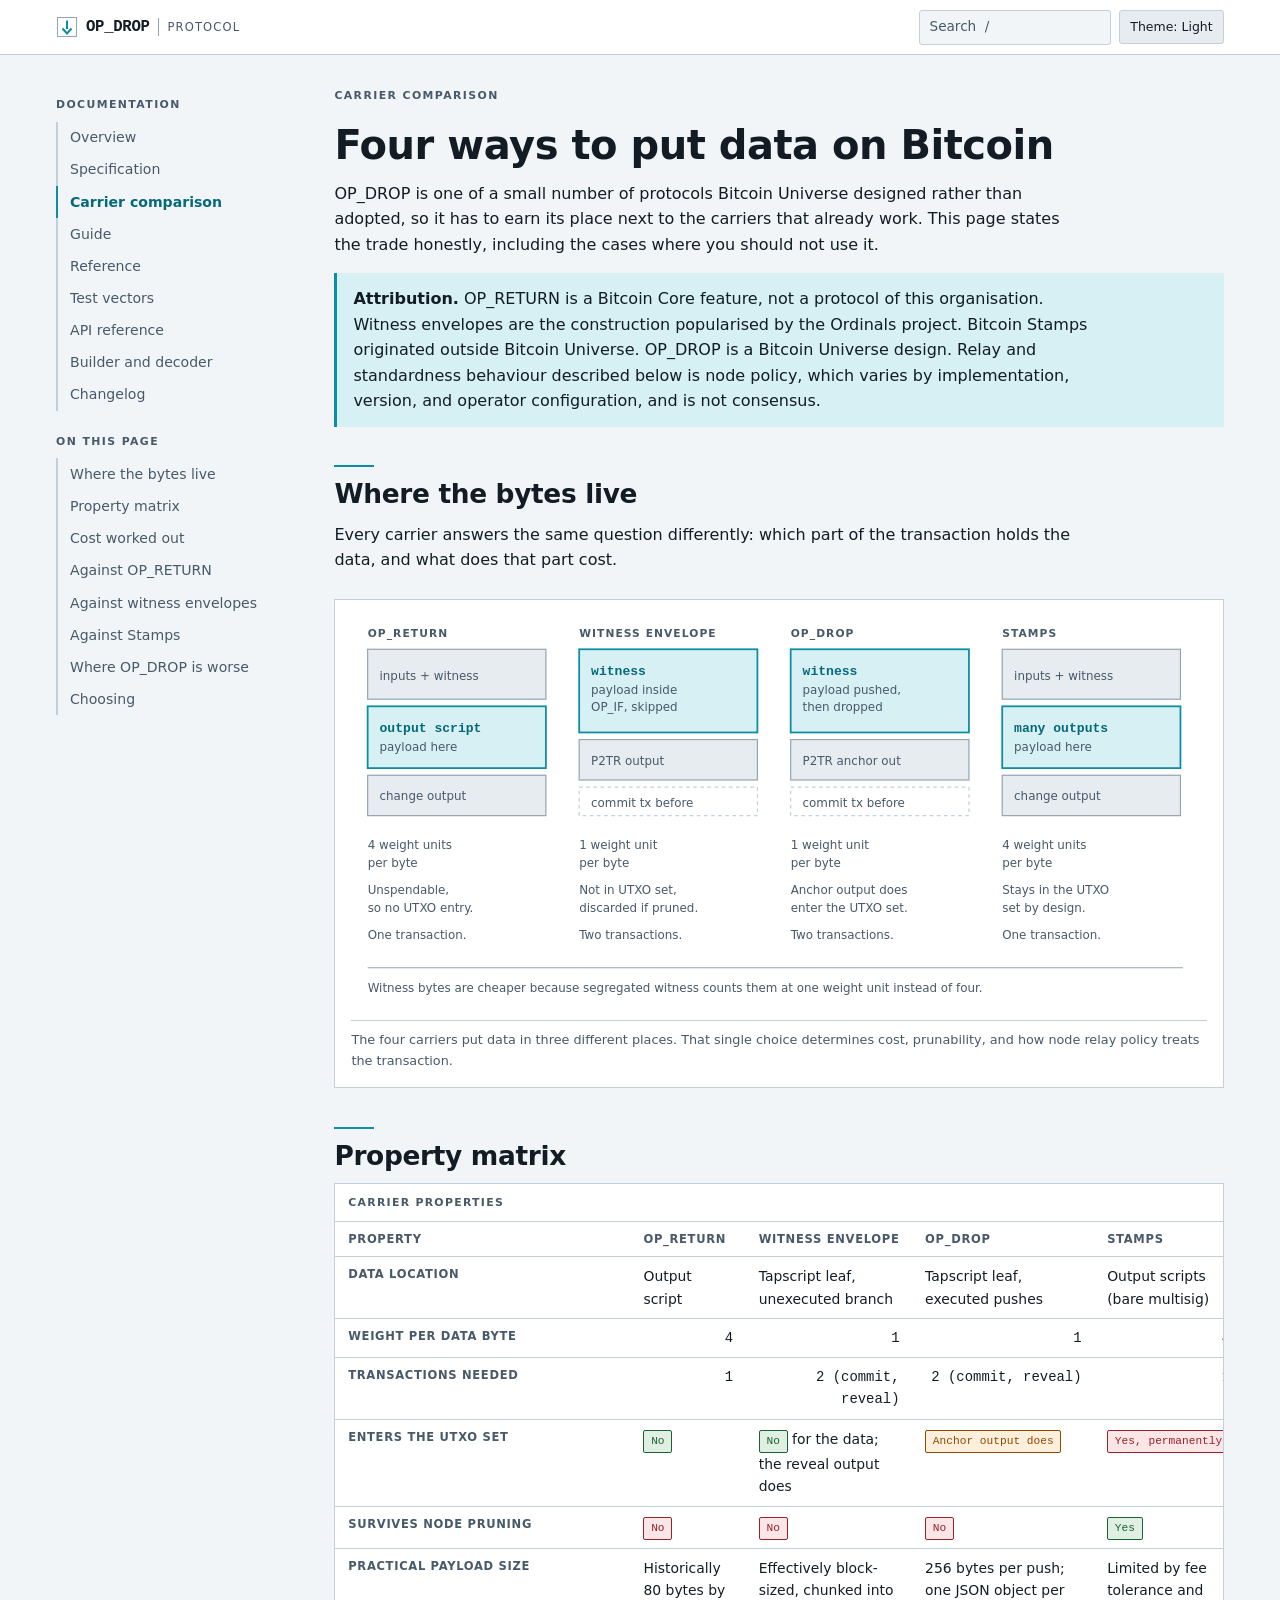
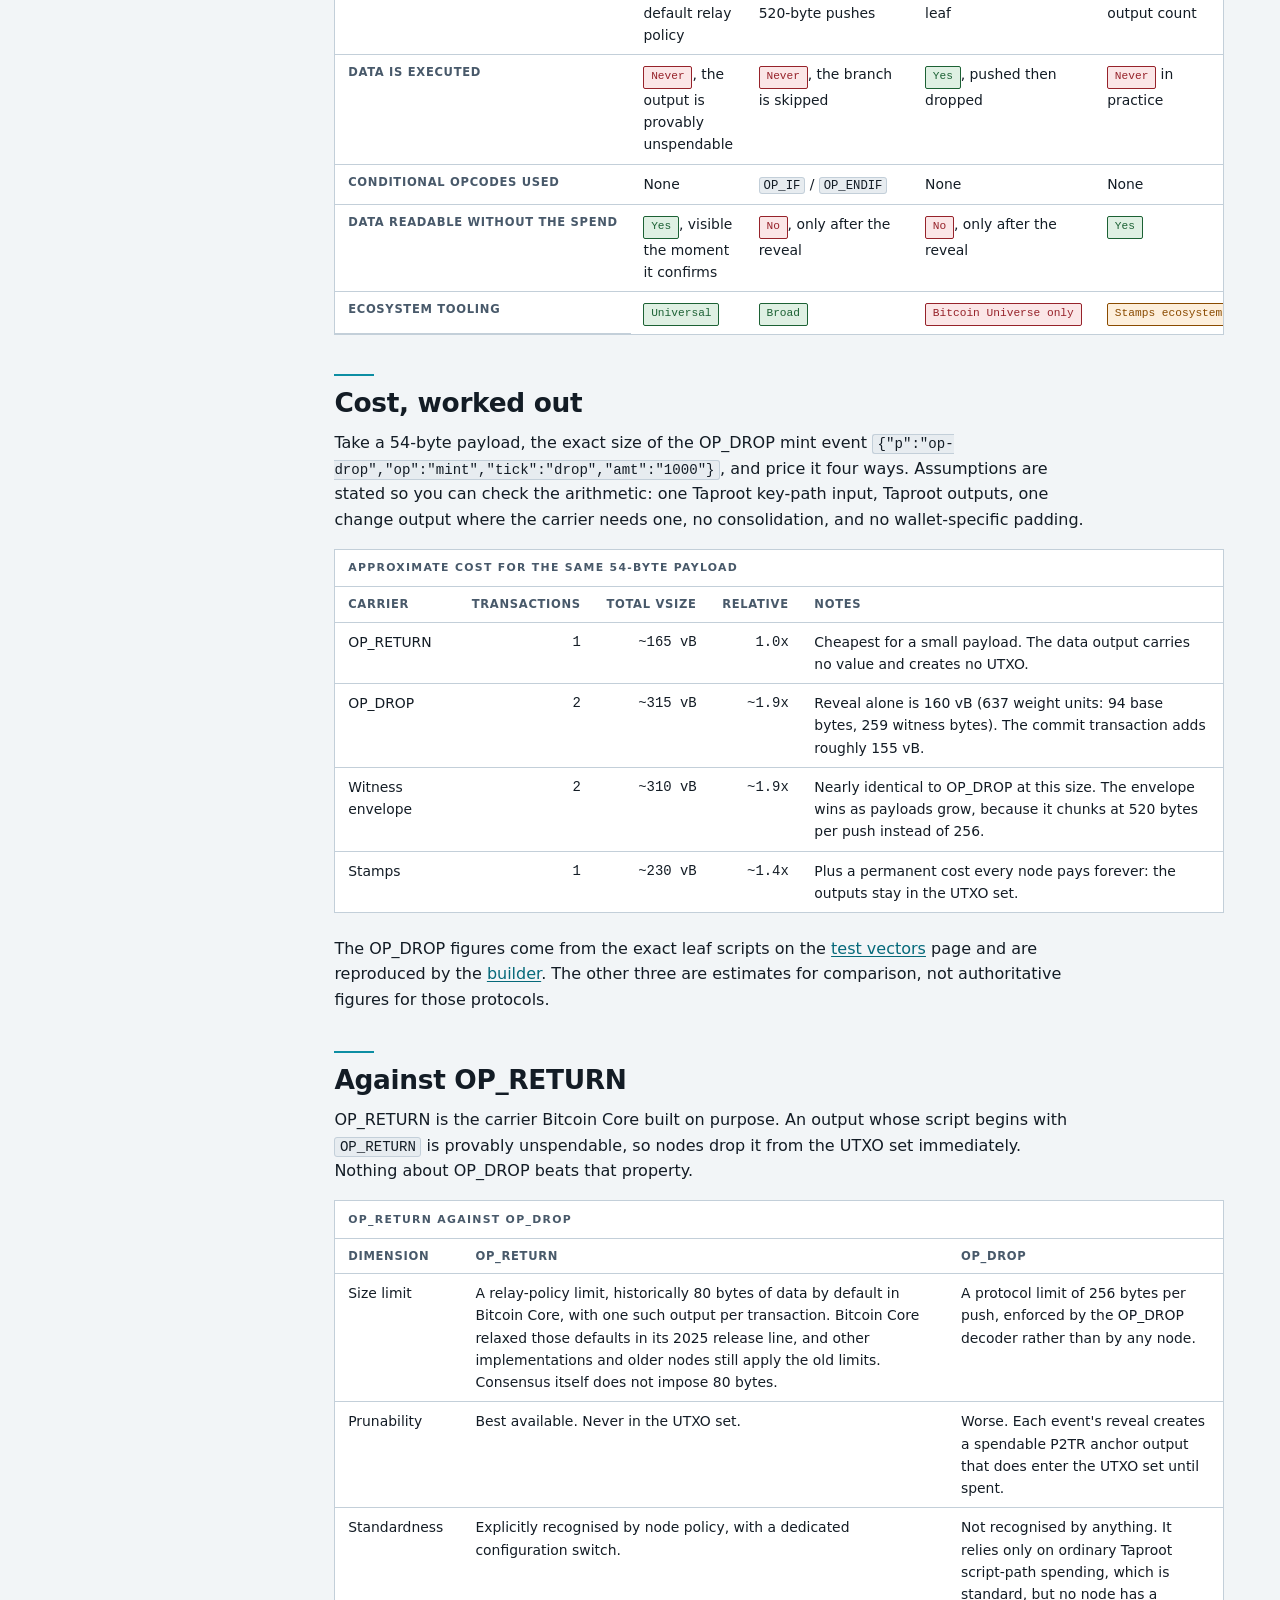
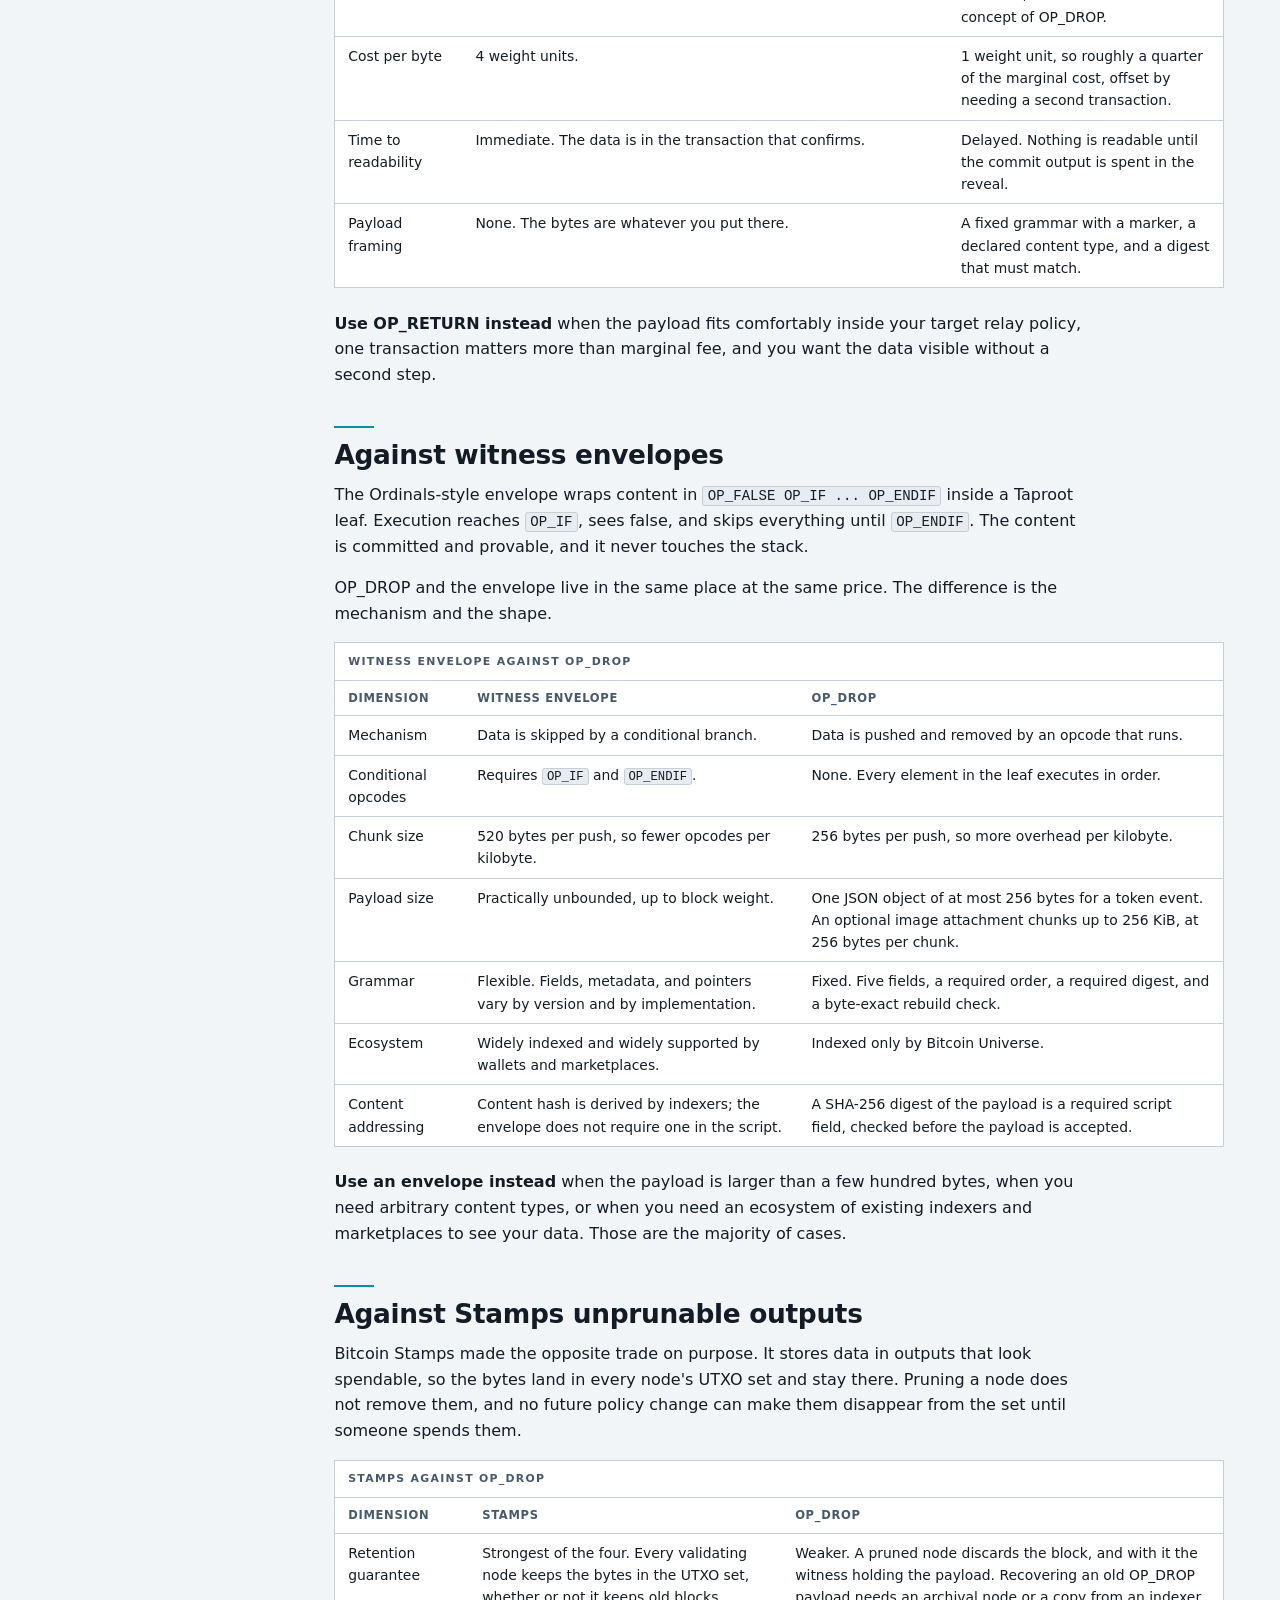
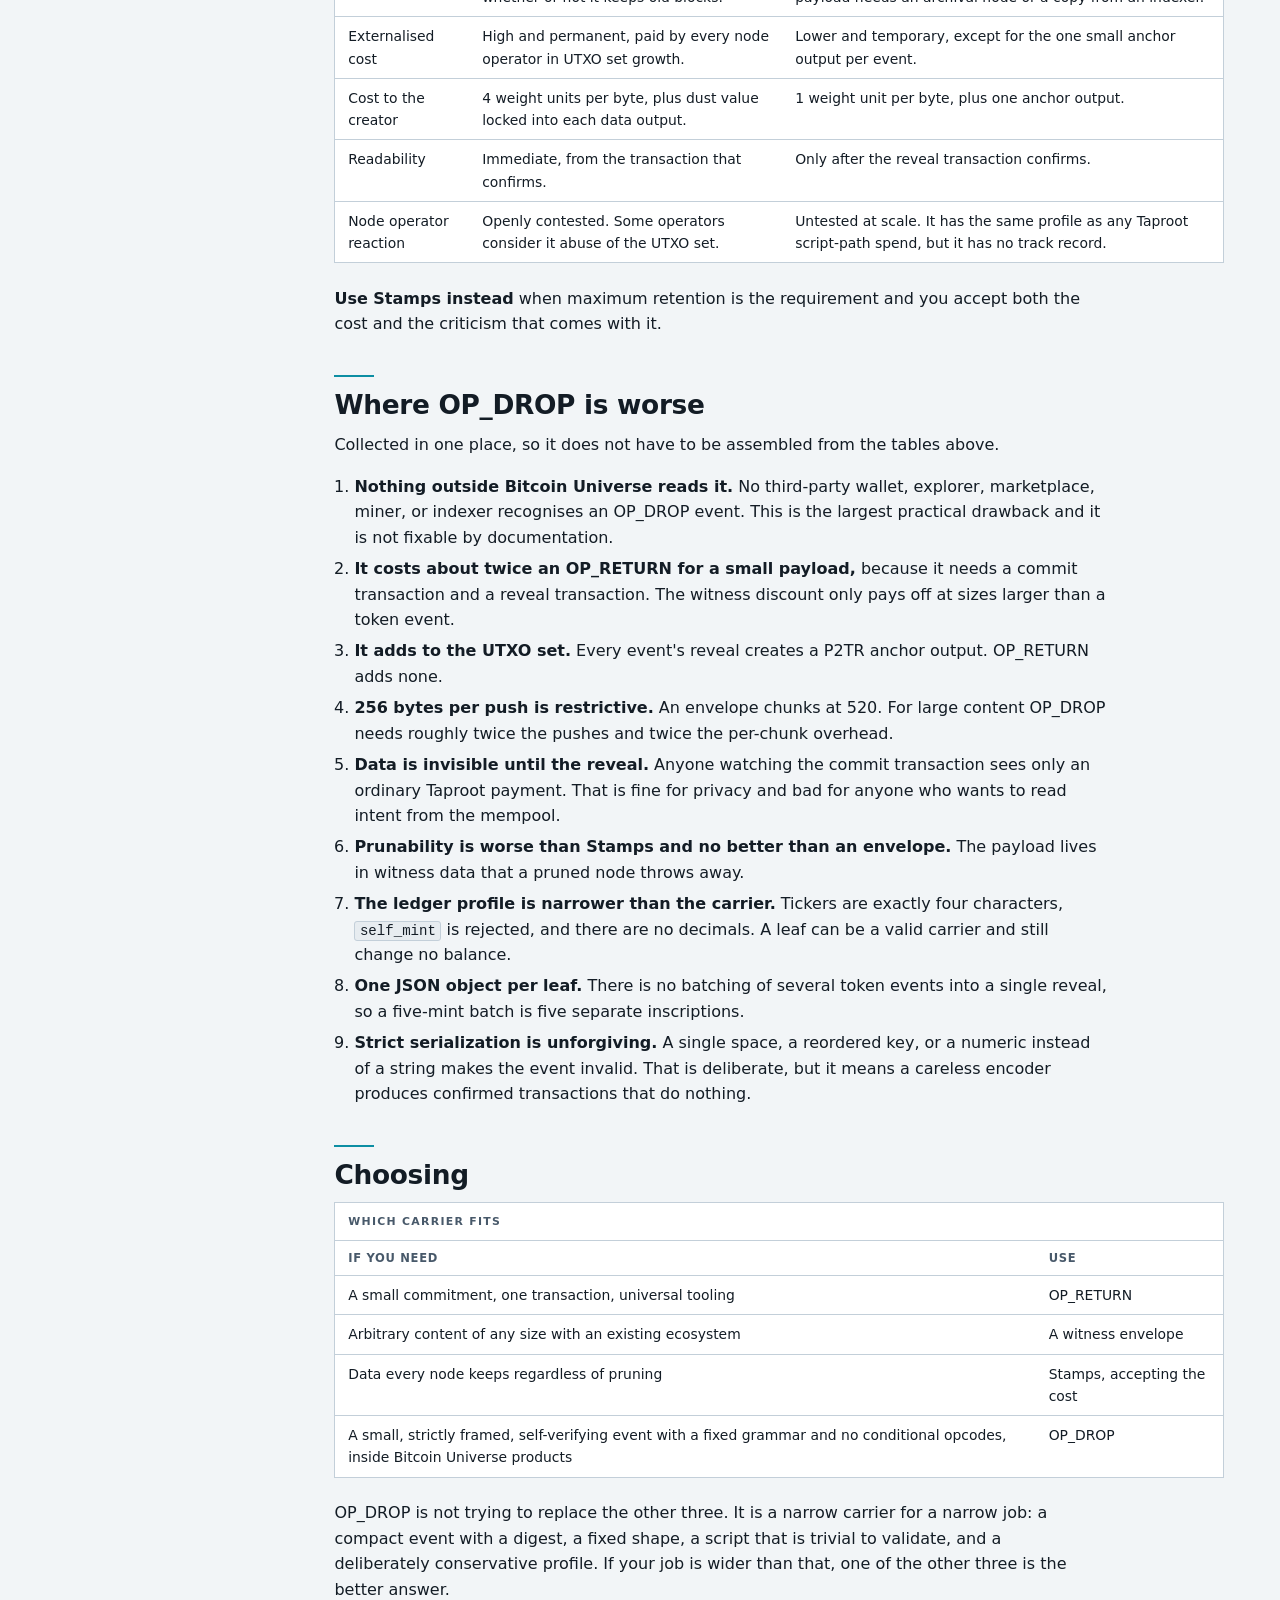
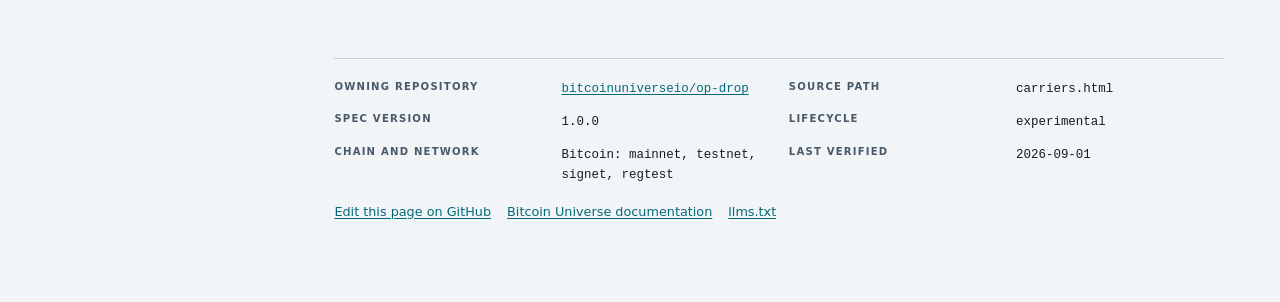
<file: carriers.html>
<!doctype html>
<html lang="en">
<head>
<meta charset="utf-8">
<meta name="viewport" content="width=device-width, initial-scale=1">
<title>Carrier comparison: OP_DROP, OP_RETURN, witness envelopes, Stamps</title>
<meta name="description" content="An honest comparison of four Bitcoin data carriers: OP_DROP, OP_RETURN, Ordinals-style witness envelopes, and Bitcoin Stamps unprunable outputs, including where OP_DROP is the worse choice.">
<link rel="canonical" href="https://bitcoinuniverseio.github.io/op-drop/carriers.html">
<meta property="og:type" content="article">
<meta property="og:title" content="Carrier comparison: OP_DROP, OP_RETURN, witness envelopes, Stamps">
<meta property="og:description" content="Where the bytes live, what they cost, what gets pruned, and where OP_DROP loses.">
<meta property="og:url" content="https://bitcoinuniverseio.github.io/op-drop/carriers.html">
<meta property="og:image" content="https://bitcoinuniverseio.github.io/op-drop/assets/og.svg">
<meta name="twitter:card" content="summary_large_image">
<link rel="icon" href="assets/mark.svg" type="image/svg+xml">
<link rel="stylesheet" href="assets/apparatus.css">
</head>
<body>
<a class="skip" href="#main">Skip to content</a>

<header class="masthead">
  <div class="masthead-in">
    <a class="brand" href="./">
      <svg width="22" height="22" viewBox="0 0 22 22" aria-hidden="true" focusable="false">
        <rect x="1.5" y="1.5" width="19" height="19" fill="none" stroke="var(--rule-strong)"></rect>
        <path d="M11 4.5v8.5" stroke="var(--accent-line)" stroke-width="2" fill="none"></path>
        <path d="M6.5 12.5 11 17.5l4.5-5" fill="none" stroke="var(--accent-line)" stroke-width="2"></path>
      </svg>
      OP_DROP<span class="brand-sub">Protocol</span>
    </a>
    <div class="masthead-tools">
      <div class="searchbox jsonly">
        <label class="skip" for="search-input">Search this site</label>
        <input type="search" id="search-input" data-base="" placeholder="Search  /" autocomplete="off">
        <div id="search-results" role="region" aria-live="polite" aria-label="Search results" hidden></div>
      </div>
      <button type="button" class="tbtn jsonly" id="theme-toggle" aria-pressed="false">Theme: <span class="theme-label">Light</span></button>
    </div>
  </div>
</header>

<div class="shell">
  <aside class="sidebar">
    <span class="label">Documentation</span>
    <nav aria-label="Site sections">
      <ul>
        <li><a href="./">Overview</a></li>
        <li><a href="specification.html">Specification</a></li>
        <li><a href="carriers.html" aria-current="page">Carrier comparison</a></li>
        <li><a href="guide.html">Guide</a></li>
        <li><a href="reference.html">Reference</a></li>
        <li><a href="test-vectors.html">Test vectors</a></li>
        <li><a href="api.html">API reference</a></li>
        <li><a href="tool.html">Builder and decoder</a></li>
        <li><a href="changelog.html">Changelog</a></li>
      </ul>
    </nav>
    <span class="label">On this page</span>
    <nav aria-label="Sections of this page">
      <ul>
        <li><a href="#where">Where the bytes live</a></li>
        <li><a href="#matrix">Property matrix</a></li>
        <li><a href="#cost">Cost worked out</a></li>
        <li><a href="#opreturn">Against OP_RETURN</a></li>
        <li><a href="#envelope">Against witness envelopes</a></li>
        <li><a href="#stamps">Against Stamps</a></li>
        <li><a href="#worse">Where OP_DROP is worse</a></li>
        <li><a href="#choose">Choosing</a></li>
      </ul>
    </nav>
  </aside>

  <main id="main">
    <p class="kicker label">Carrier comparison</p>
    <h1>Four ways to put data on Bitcoin</h1>
    <p class="lede">OP_DROP is one of a small number of protocols Bitcoin Universe designed rather than adopted, so it has to earn its place next to the carriers that already work. This page states the trade honestly, including the cases where you should not use it.</p>

    <div class="note">
      <p><strong>Attribution.</strong> OP_RETURN is a Bitcoin Core feature, not a protocol of this organisation. Witness envelopes are the construction popularised by the Ordinals project. Bitcoin Stamps originated outside Bitcoin Universe. OP_DROP is a Bitcoin Universe design. Relay and standardness behaviour described below is node policy, which varies by implementation, version, and operator configuration, and is not consensus.</p>
    </div>

    <h2 id="where">Where the bytes live</h2>
    <p>Every carrier answers the same question differently: which part of the transaction holds the data, and what does that part cost.</p>

    <figure class="figscroll figwide">
      <svg viewBox="0 0 720 330" role="img" aria-labelledby="fig-where-t fig-where-d">
        <title id="fig-where-t">Where each carrier stores its payload inside a Bitcoin transaction</title>
        <desc id="fig-where-d">Four transaction diagrams side by side. OP_RETURN places the payload in an output script, weighted at four weight units per byte and never entering the UTXO set. A witness envelope places the payload in witness data at one weight unit per byte, inside a branch that is skipped. OP_DROP places the payload in witness data at one weight unit per byte, inside code that runs and then discards it. Stamps places the payload in spendable-looking outputs that stay in the UTXO set permanently.</desc>

        <g>
          <text class="d-cap" x="14" y="18">OP_RETURN</text>
          <rect x="14" y="28" width="150" height="42" class="d-box"></rect>
          <text class="d-tmute" x="24" y="54">inputs + witness</text>
          <rect x="14" y="76" width="150" height="52" class="d-box-a"></rect>
          <text class="d-ta" x="24" y="98">output script</text>
          <text class="d-tmute" x="24" y="114">payload here</text>
          <rect x="14" y="134" width="150" height="34" class="d-box"></rect>
          <text class="d-tmute" x="24" y="155">change output</text>
          <text class="d-tmute" x="14" y="196">4 weight units</text>
          <text class="d-tmute" x="14" y="211">per byte</text>
          <text class="d-tmute" x="14" y="234">Unspendable,</text>
          <text class="d-tmute" x="14" y="249">so no UTXO entry.</text>
          <text class="d-tmute" x="14" y="272">One transaction.</text>
        </g>

        <g>
          <text class="d-cap" x="192" y="18">Witness envelope</text>
          <rect x="192" y="28" width="150" height="70" class="d-box-a"></rect>
          <text class="d-ta" x="202" y="50">witness</text>
          <text class="d-tmute" x="202" y="66">payload inside</text>
          <text class="d-tmute" x="202" y="80">OP_IF, skipped</text>
          <rect x="192" y="104" width="150" height="34" class="d-box"></rect>
          <text class="d-tmute" x="202" y="125">P2TR output</text>
          <rect x="192" y="144" width="150" height="24" class="d-box-mute"></rect>
          <text class="d-tmute" x="202" y="161">commit tx before</text>
          <text class="d-tmute" x="192" y="196">1 weight unit</text>
          <text class="d-tmute" x="192" y="211">per byte</text>
          <text class="d-tmute" x="192" y="234">Not in UTXO set,</text>
          <text class="d-tmute" x="192" y="249">discarded if pruned.</text>
          <text class="d-tmute" x="192" y="272">Two transactions.</text>
        </g>

        <g>
          <text class="d-cap" x="370" y="18">OP_DROP</text>
          <rect x="370" y="28" width="150" height="70" class="d-box-a"></rect>
          <text class="d-ta" x="380" y="50">witness</text>
          <text class="d-tmute" x="380" y="66">payload pushed,</text>
          <text class="d-tmute" x="380" y="80">then dropped</text>
          <rect x="370" y="104" width="150" height="34" class="d-box"></rect>
          <text class="d-tmute" x="380" y="125">P2TR anchor out</text>
          <rect x="370" y="144" width="150" height="24" class="d-box-mute"></rect>
          <text class="d-tmute" x="380" y="161">commit tx before</text>
          <text class="d-tmute" x="370" y="196">1 weight unit</text>
          <text class="d-tmute" x="370" y="211">per byte</text>
          <text class="d-tmute" x="370" y="234">Anchor output does</text>
          <text class="d-tmute" x="370" y="249">enter the UTXO set.</text>
          <text class="d-tmute" x="370" y="272">Two transactions.</text>
        </g>

        <g>
          <text class="d-cap" x="548" y="18">Stamps</text>
          <rect x="548" y="28" width="150" height="42" class="d-box"></rect>
          <text class="d-tmute" x="558" y="54">inputs + witness</text>
          <rect x="548" y="76" width="150" height="52" class="d-box-a"></rect>
          <text class="d-ta" x="558" y="98">many outputs</text>
          <text class="d-tmute" x="558" y="114">payload here</text>
          <rect x="548" y="134" width="150" height="34" class="d-box"></rect>
          <text class="d-tmute" x="558" y="155">change output</text>
          <text class="d-tmute" x="548" y="196">4 weight units</text>
          <text class="d-tmute" x="548" y="211">per byte</text>
          <text class="d-tmute" x="548" y="234">Stays in the UTXO</text>
          <text class="d-tmute" x="548" y="249">set by design.</text>
          <text class="d-tmute" x="548" y="272">One transaction.</text>
        </g>

        <line x1="14" y1="296" x2="700" y2="296" class="d-lead"></line>
        <text class="d-tmute" x="14" y="316">Witness bytes are cheaper because segregated witness counts them at one weight unit instead of four.</text>
      </svg>
      <figcaption>The four carriers put data in three different places. That single choice determines cost, prunability, and how node relay policy treats the transaction.</figcaption>
    </figure>

    <h2 id="matrix">Property matrix</h2>
    <div class="tablewrap">
      <table>
        <caption>Carrier properties</caption>
        <thead>
          <tr><th>Property</th><th>OP_RETURN</th><th>Witness envelope</th><th>OP_DROP</th><th>Stamps</th></tr>
        </thead>
        <tbody>
          <tr>
            <th>Data location</th>
            <td>Output script</td><td>Tapscript leaf, unexecuted branch</td><td>Tapscript leaf, executed pushes</td><td>Output scripts (bare multisig)</td>
          </tr>
          <tr>
            <th>Weight per data byte</th>
            <td class="num">4</td><td class="num">1</td><td class="num">1</td><td class="num">4</td>
          </tr>
          <tr>
            <th>Transactions needed</th>
            <td class="num">1</td><td class="num">2 (commit, reveal)</td><td class="num">2 (commit, reveal)</td><td class="num">1</td>
          </tr>
          <tr>
            <th>Enters the UTXO set</th>
            <td><span class="badge ok">No</span></td>
            <td><span class="badge ok">No</span> for the data; the reveal output does</td>
            <td><span class="badge part">Anchor output does</span></td>
            <td><span class="badge no">Yes, permanently</span></td>
          </tr>
          <tr>
            <th>Survives node pruning</th>
            <td><span class="badge no">No</span></td>
            <td><span class="badge no">No</span></td>
            <td><span class="badge no">No</span></td>
            <td><span class="badge ok">Yes</span></td>
          </tr>
          <tr>
            <th>Practical payload size</th>
            <td>Historically 80 bytes by default relay policy</td>
            <td>Effectively block-sized, chunked into 520-byte pushes</td>
            <td>256 bytes per push; one JSON object per leaf</td>
            <td>Limited by fee tolerance and output count</td>
          </tr>
          <tr>
            <th>Data is executed</th>
            <td><span class="badge no">Never</span>, the output is provably unspendable</td>
            <td><span class="badge no">Never</span>, the branch is skipped</td>
            <td><span class="badge ok">Yes</span>, pushed then dropped</td>
            <td><span class="badge no">Never</span> in practice</td>
          </tr>
          <tr>
            <th>Conditional opcodes used</th>
            <td>None</td><td><code>OP_IF</code> / <code>OP_ENDIF</code></td><td>None</td><td>None</td>
          </tr>
          <tr>
            <th>Data readable without the spend</th>
            <td><span class="badge ok">Yes</span>, visible the moment it confirms</td>
            <td><span class="badge no">No</span>, only after the reveal</td>
            <td><span class="badge no">No</span>, only after the reveal</td>
            <td><span class="badge ok">Yes</span></td>
          </tr>
          <tr>
            <th>Ecosystem tooling</th>
            <td><span class="badge ok">Universal</span></td>
            <td><span class="badge ok">Broad</span></td>
            <td><span class="badge no">Bitcoin Universe only</span></td>
            <td><span class="badge part">Stamps ecosystem</span></td>
          </tr>
        </tbody>
      </table>
    </div>

    <h2 id="cost">Cost, worked out</h2>
    <p>Take a 54-byte payload, the exact size of the OP_DROP mint event <code>{"p":"op-drop","op":"mint","tick":"drop","amt":"1000"}</code>, and price it four ways. Assumptions are stated so you can check the arithmetic: one Taproot key-path input, Taproot outputs, one change output where the carrier needs one, no consolidation, and no wallet-specific padding.</p>
    <div class="tablewrap">
      <table>
        <caption>Approximate cost for the same 54-byte payload</caption>
        <thead><tr><th>Carrier</th><th>Transactions</th><th>Total vsize</th><th>Relative</th><th>Notes</th></tr></thead>
        <tbody>
          <tr>
            <td>OP_RETURN</td><td class="num">1</td><td class="num">~165 vB</td><td class="num">1.0x</td>
            <td>Cheapest for a small payload. The data output carries no value and creates no UTXO.</td>
          </tr>
          <tr>
            <td>OP_DROP</td><td class="num">2</td><td class="num">~315 vB</td><td class="num">~1.9x</td>
            <td>Reveal alone is 160 vB (637 weight units: 94 base bytes, 259 witness bytes). The commit transaction adds roughly 155 vB.</td>
          </tr>
          <tr>
            <td>Witness envelope</td><td class="num">2</td><td class="num">~310 vB</td><td class="num">~1.9x</td>
            <td>Nearly identical to OP_DROP at this size. The envelope wins as payloads grow, because it chunks at 520 bytes per push instead of 256.</td>
          </tr>
          <tr>
            <td>Stamps</td><td class="num">1</td><td class="num">~230 vB</td><td class="num">~1.4x</td>
            <td>Plus a permanent cost every node pays forever: the outputs stay in the UTXO set.</td>
          </tr>
        </tbody>
      </table>
    </div>
    <p>The OP_DROP figures come from the exact leaf scripts on the <a href="test-vectors.html">test vectors</a> page and are reproduced by the <a href="tool.html">builder</a>. The other three are estimates for comparison, not authoritative figures for those protocols.</p>

    <h2 id="opreturn">Against OP_RETURN</h2>
    <p>OP_RETURN is the carrier Bitcoin Core built on purpose. An output whose script begins with <code>OP_RETURN</code> is provably unspendable, so nodes drop it from the UTXO set immediately. Nothing about OP_DROP beats that property.</p>
    <div class="tablewrap">
      <table>
        <caption>OP_RETURN against OP_DROP</caption>
        <thead><tr><th>Dimension</th><th>OP_RETURN</th><th>OP_DROP</th></tr></thead>
        <tbody>
          <tr><td>Size limit</td><td>A relay-policy limit, historically 80 bytes of data by default in Bitcoin Core, with one such output per transaction. Bitcoin Core relaxed those defaults in its 2025 release line, and other implementations and older nodes still apply the old limits. Consensus itself does not impose 80 bytes.</td><td>A protocol limit of 256 bytes per push, enforced by the OP_DROP decoder rather than by any node.</td></tr>
          <tr><td>Prunability</td><td>Best available. Never in the UTXO set.</td><td>Worse. Each event's reveal creates a spendable P2TR anchor output that does enter the UTXO set until spent.</td></tr>
          <tr><td>Standardness</td><td>Explicitly recognised by node policy, with a dedicated configuration switch.</td><td>Not recognised by anything. It relies only on ordinary Taproot script-path spending, which is standard, but no node has a concept of OP_DROP.</td></tr>
          <tr><td>Cost per byte</td><td>4 weight units.</td><td>1 weight unit, so roughly a quarter of the marginal cost, offset by needing a second transaction.</td></tr>
          <tr><td>Time to readability</td><td>Immediate. The data is in the transaction that confirms.</td><td>Delayed. Nothing is readable until the commit output is spent in the reveal.</td></tr>
          <tr><td>Payload framing</td><td>None. The bytes are whatever you put there.</td><td>A fixed grammar with a marker, a declared content type, and a digest that must match.</td></tr>
        </tbody>
      </table>
    </div>
    <p><strong>Use OP_RETURN instead</strong> when the payload fits comfortably inside your target relay policy, one transaction matters more than marginal fee, and you want the data visible without a second step.</p>

    <h2 id="envelope">Against witness envelopes</h2>
    <p>The Ordinals-style envelope wraps content in <code>OP_FALSE OP_IF ... OP_ENDIF</code> inside a Taproot leaf. Execution reaches <code>OP_IF</code>, sees false, and skips everything until <code>OP_ENDIF</code>. The content is committed and provable, and it never touches the stack.</p>
    <p>OP_DROP and the envelope live in the same place at the same price. The difference is the mechanism and the shape.</p>
    <div class="tablewrap">
      <table>
        <caption>Witness envelope against OP_DROP</caption>
        <thead><tr><th>Dimension</th><th>Witness envelope</th><th>OP_DROP</th></tr></thead>
        <tbody>
          <tr><td>Mechanism</td><td>Data is skipped by a conditional branch.</td><td>Data is pushed and removed by an opcode that runs.</td></tr>
          <tr><td>Conditional opcodes</td><td>Requires <code>OP_IF</code> and <code>OP_ENDIF</code>.</td><td>None. Every element in the leaf executes in order.</td></tr>
          <tr><td>Chunk size</td><td>520 bytes per push, so fewer opcodes per kilobyte.</td><td>256 bytes per push, so more overhead per kilobyte.</td></tr>
          <tr><td>Payload size</td><td>Practically unbounded, up to block weight.</td><td>One JSON object of at most 256 bytes for a token event. An optional image attachment chunks up to 256 KiB, at 256 bytes per chunk.</td></tr>
          <tr><td>Grammar</td><td>Flexible. Fields, metadata, and pointers vary by version and by implementation.</td><td>Fixed. Five fields, a required order, a required digest, and a byte-exact rebuild check.</td></tr>
          <tr><td>Ecosystem</td><td>Widely indexed and widely supported by wallets and marketplaces.</td><td>Indexed only by Bitcoin Universe.</td></tr>
          <tr><td>Content addressing</td><td>Content hash is derived by indexers; the envelope does not require one in the script.</td><td>A SHA-256 digest of the payload is a required script field, checked before the payload is accepted.</td></tr>
        </tbody>
      </table>
    </div>
    <p><strong>Use an envelope instead</strong> when the payload is larger than a few hundred bytes, when you need arbitrary content types, or when you need an ecosystem of existing indexers and marketplaces to see your data. Those are the majority of cases.</p>

    <h2 id="stamps">Against Stamps unprunable outputs</h2>
    <p>Bitcoin Stamps made the opposite trade on purpose. It stores data in outputs that look spendable, so the bytes land in every node's UTXO set and stay there. Pruning a node does not remove them, and no future policy change can make them disappear from the set until someone spends them.</p>
    <div class="tablewrap">
      <table>
        <caption>Stamps against OP_DROP</caption>
        <thead><tr><th>Dimension</th><th>Stamps</th><th>OP_DROP</th></tr></thead>
        <tbody>
          <tr><td>Retention guarantee</td><td>Strongest of the four. Every validating node keeps the bytes in the UTXO set, whether or not it keeps old blocks.</td><td>Weaker. A pruned node discards the block, and with it the witness holding the payload. Recovering an old OP_DROP payload needs an archival node or a copy from an indexer.</td></tr>
          <tr><td>Externalised cost</td><td>High and permanent, paid by every node operator in UTXO set growth.</td><td>Lower and temporary, except for the one small anchor output per event.</td></tr>
          <tr><td>Cost to the creator</td><td>4 weight units per byte, plus dust value locked into each data output.</td><td>1 weight unit per byte, plus one anchor output.</td></tr>
          <tr><td>Readability</td><td>Immediate, from the transaction that confirms.</td><td>Only after the reveal transaction confirms.</td></tr>
          <tr><td>Node operator reaction</td><td>Openly contested. Some operators consider it abuse of the UTXO set.</td><td>Untested at scale. It has the same profile as any Taproot script-path spend, but it has no track record.</td></tr>
        </tbody>
      </table>
    </div>
    <p><strong>Use Stamps instead</strong> when maximum retention is the requirement and you accept both the cost and the criticism that comes with it.</p>

    <h2 id="worse">Where OP_DROP is worse</h2>
    <p>Collected in one place, so it does not have to be assembled from the tables above.</p>
    <ol>
      <li><strong>Nothing outside Bitcoin Universe reads it.</strong> No third-party wallet, explorer, marketplace, miner, or indexer recognises an OP_DROP event. This is the largest practical drawback and it is not fixable by documentation.</li>
      <li><strong>It costs about twice an OP_RETURN for a small payload,</strong> because it needs a commit transaction and a reveal transaction. The witness discount only pays off at sizes larger than a token event.</li>
      <li><strong>It adds to the UTXO set.</strong> Every event's reveal creates a P2TR anchor output. OP_RETURN adds none.</li>
      <li><strong>256 bytes per push is restrictive.</strong> An envelope chunks at 520. For large content OP_DROP needs roughly twice the pushes and twice the per-chunk overhead.</li>
      <li><strong>Data is invisible until the reveal.</strong> Anyone watching the commit transaction sees only an ordinary Taproot payment. That is fine for privacy and bad for anyone who wants to read intent from the mempool.</li>
      <li><strong>Prunability is worse than Stamps and no better than an envelope.</strong> The payload lives in witness data that a pruned node throws away.</li>
      <li><strong>The ledger profile is narrower than the carrier.</strong> Tickers are exactly four characters, <code>self_mint</code> is rejected, and there are no decimals. A leaf can be a valid carrier and still change no balance.</li>
      <li><strong>One JSON object per leaf.</strong> There is no batching of several token events into a single reveal, so a five-mint batch is five separate inscriptions.</li>
      <li><strong>Strict serialization is unforgiving.</strong> A single space, a reordered key, or a numeric instead of a string makes the event invalid. That is deliberate, but it means a careless encoder produces confirmed transactions that do nothing.</li>
    </ol>

    <h2 id="choose">Choosing</h2>
    <div class="tablewrap">
      <table>
        <caption>Which carrier fits</caption>
        <thead><tr><th>If you need</th><th>Use</th></tr></thead>
        <tbody>
          <tr><td>A small commitment, one transaction, universal tooling</td><td>OP_RETURN</td></tr>
          <tr><td>Arbitrary content of any size with an existing ecosystem</td><td>A witness envelope</td></tr>
          <tr><td>Data every node keeps regardless of pruning</td><td>Stamps, accepting the cost</td></tr>
          <tr><td>A small, strictly framed, self-verifying event with a fixed grammar and no conditional opcodes, inside Bitcoin Universe products</td><td>OP_DROP</td></tr>
        </tbody>
      </table>
    </div>
    <p>OP_DROP is not trying to replace the other three. It is a narrow carrier for a narrow job: a compact event with a digest, a fixed shape, a script that is trivial to validate, and a deliberately conservative profile. If your job is wider than that, one of the other three is the better answer.</p>

    <footer class="pagefoot">
      <dl>
        <dt>Owning repository</dt><dd><a href="https://github.com/bitcoinuniverseio/op-drop">bitcoinuniverseio/op-drop</a></dd>
        <dt>Source path</dt><dd>carriers.html</dd>
        <dt>Spec version</dt><dd>1.0.0</dd>
        <dt>Lifecycle</dt><dd>experimental</dd>
        <dt>Chain and network</dt><dd>Bitcoin: mainnet, testnet, signet, regtest</dd>
        <dt>Last verified</dt><dd>2026-09-01</dd>
      </dl>
      <p class="foot-links">
        <a href="https://github.com/bitcoinuniverseio/op-drop/edit/main/carriers.html">Edit this page on GitHub</a>
        <a href="https://docs.bitcoinuniverse.io">Bitcoin Universe documentation</a>
        <a href="llms.txt">llms.txt</a>
      </p>
    </footer>
  </main>
</div>

<script src="assets/site.js" defer></script>
</body>
</html>
</file>
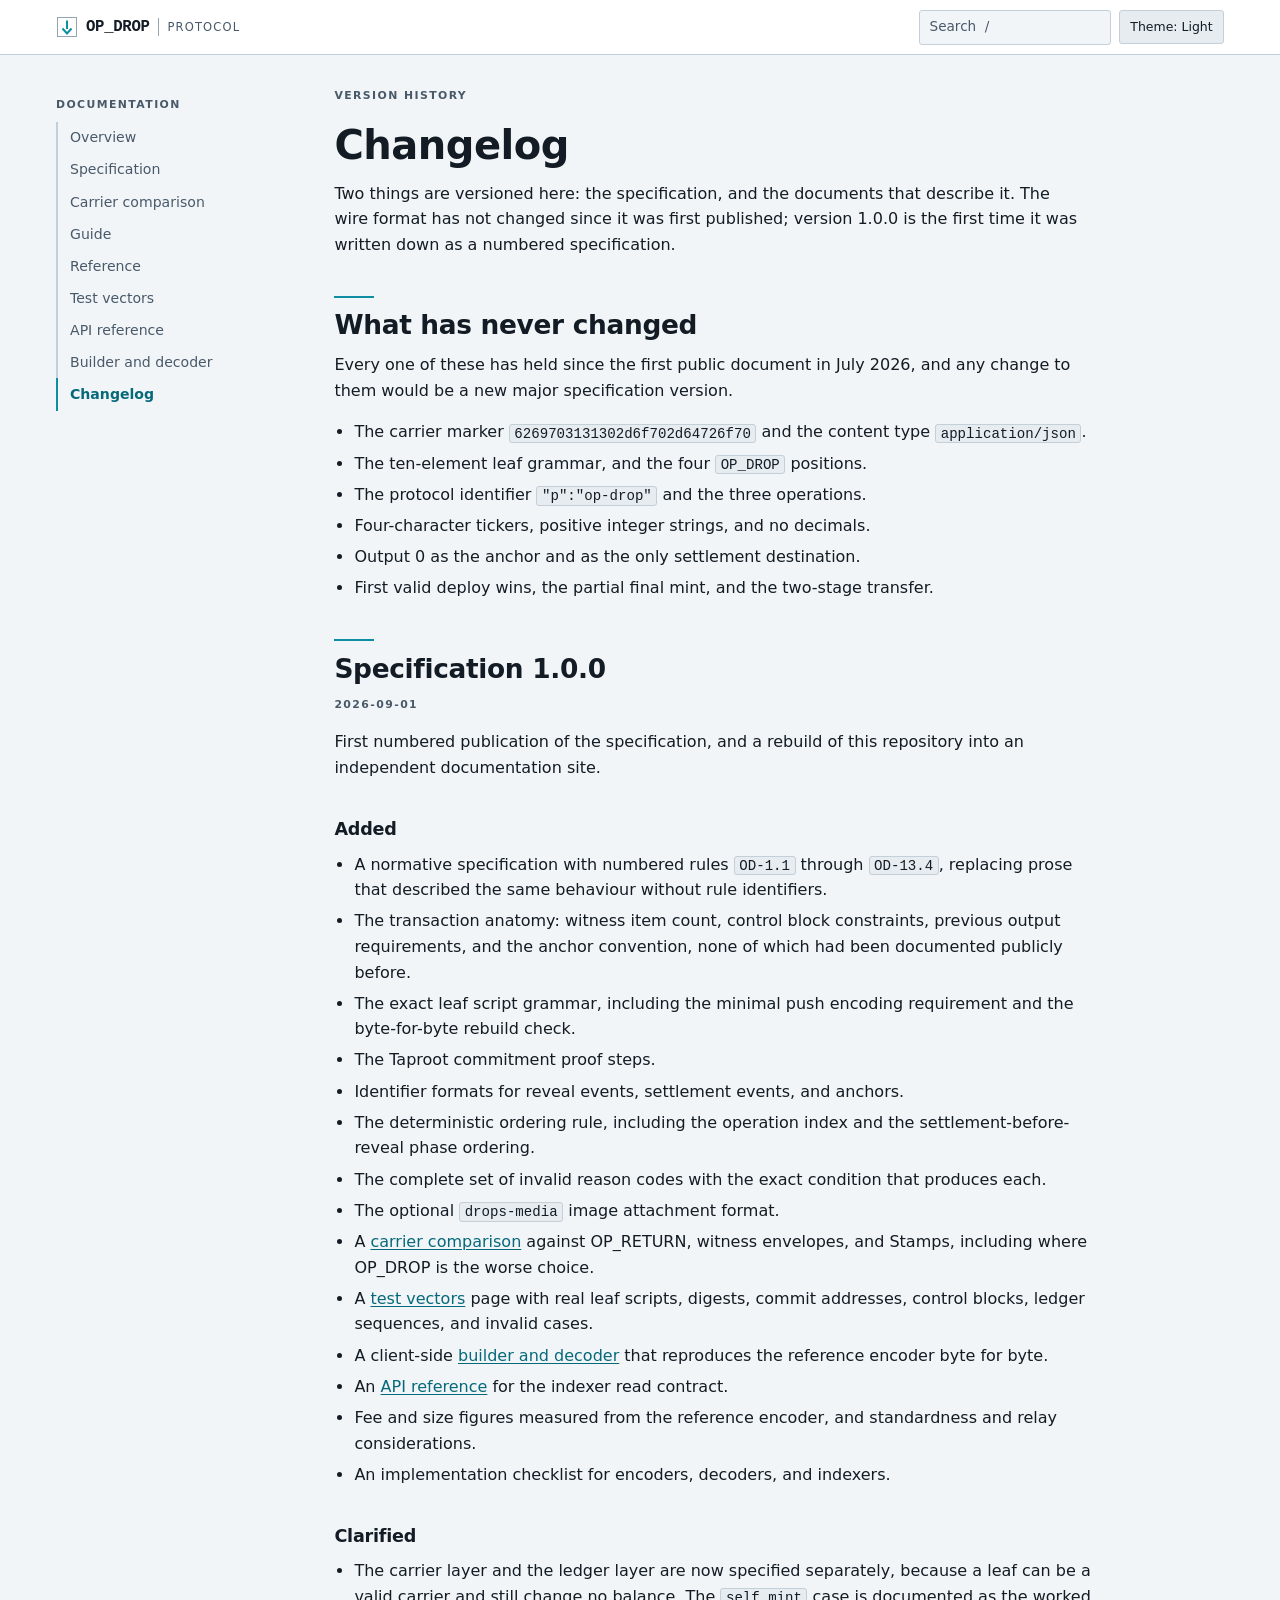
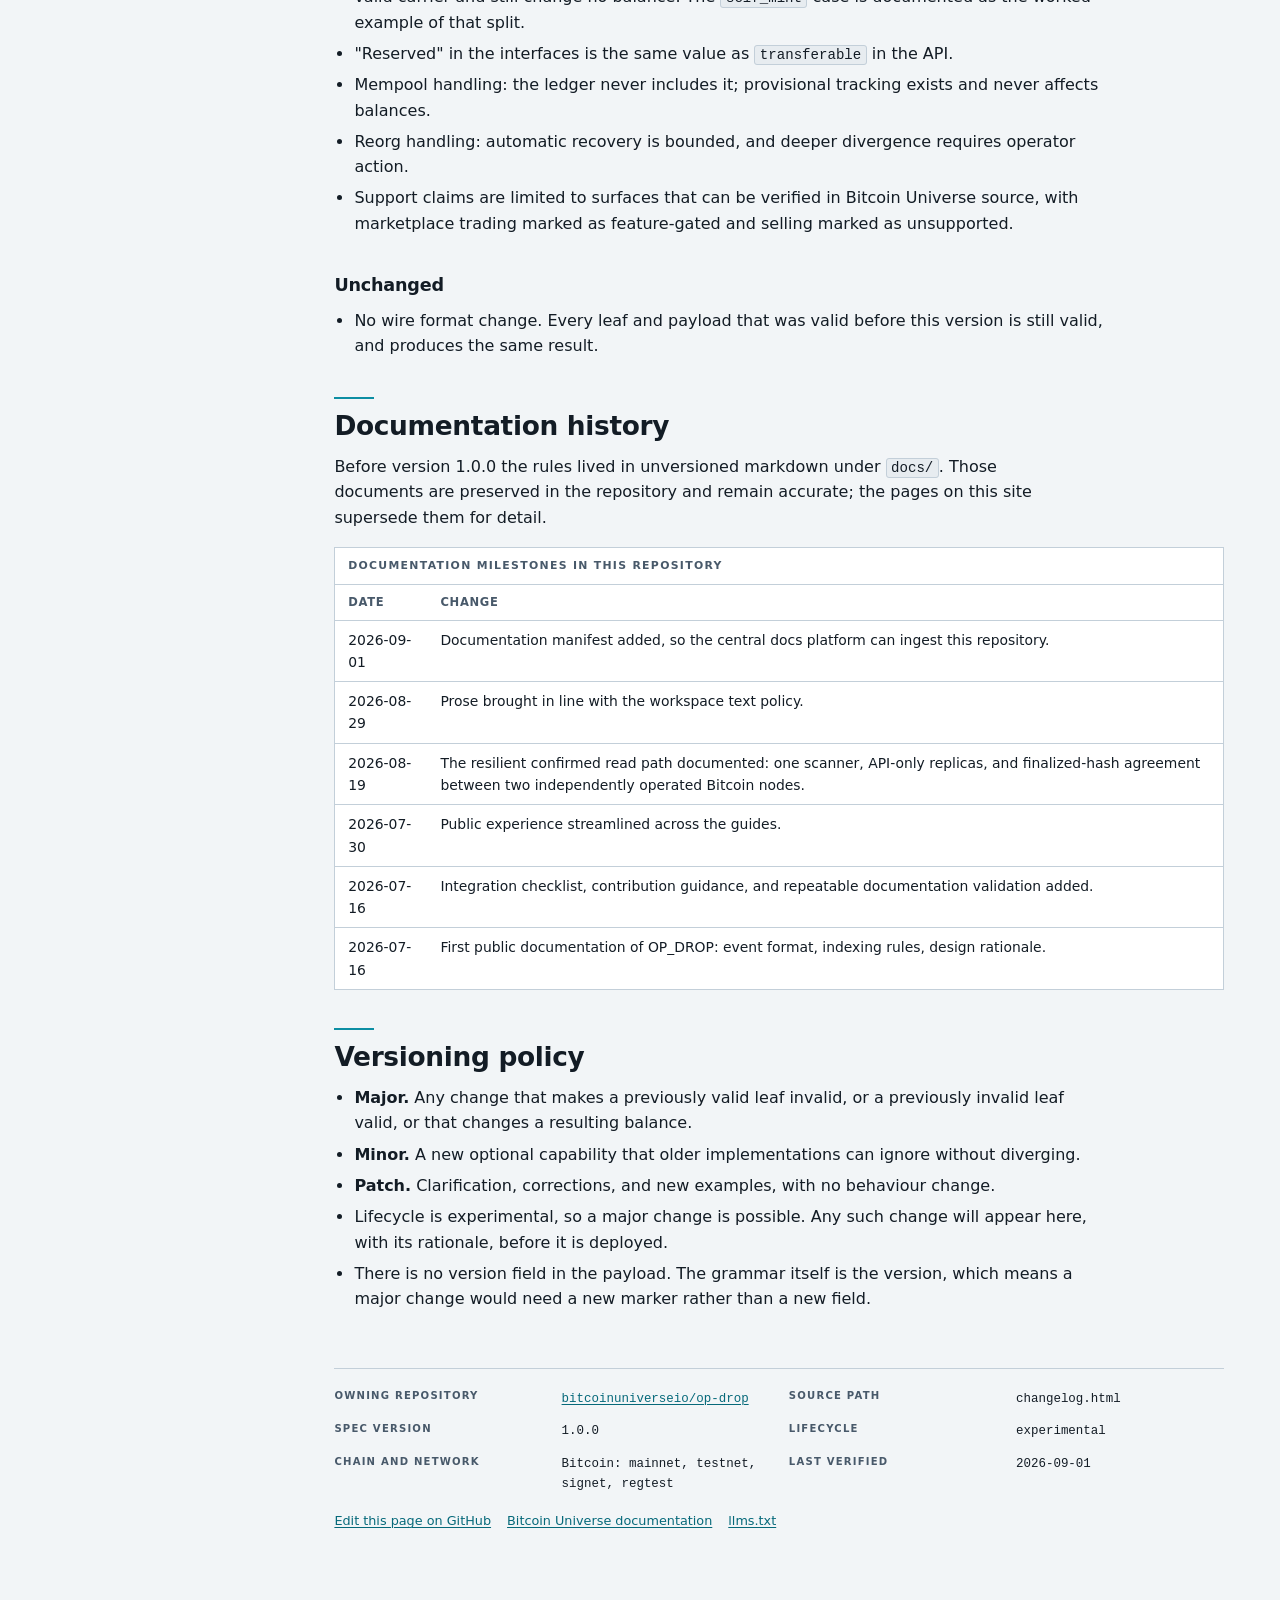
<file: changelog.html>
<!doctype html>
<html lang="en">
<head>
<meta charset="utf-8">
<meta name="viewport" content="width=device-width, initial-scale=1">
<title>OP_DROP changelog</title>
<meta name="description" content="Version history of the OP_DROP specification and its documentation, including what changed at each version and what has never changed.">
<link rel="canonical" href="https://bitcoinuniverseio.github.io/op-drop/changelog.html">
<meta property="og:type" content="article">
<meta property="og:title" content="OP_DROP changelog">
<meta property="og:description" content="Specification and documentation version history.">
<meta property="og:url" content="https://bitcoinuniverseio.github.io/op-drop/changelog.html">
<meta property="og:image" content="https://bitcoinuniverseio.github.io/op-drop/assets/og.svg">
<meta name="twitter:card" content="summary_large_image">
<link rel="icon" href="assets/mark.svg" type="image/svg+xml">
<link rel="stylesheet" href="assets/apparatus.css">
</head>
<body>
<a class="skip" href="#main">Skip to content</a>

<header class="masthead">
  <div class="masthead-in">
    <a class="brand" href="./">
      <svg width="22" height="22" viewBox="0 0 22 22" aria-hidden="true" focusable="false">
        <rect x="1.5" y="1.5" width="19" height="19" fill="none" stroke="var(--rule-strong)"></rect>
        <path d="M11 4.5v8.5" stroke="var(--accent-line)" stroke-width="2" fill="none"></path>
        <path d="M6.5 12.5 11 17.5l4.5-5" fill="none" stroke="var(--accent-line)" stroke-width="2"></path>
      </svg>
      OP_DROP<span class="brand-sub">Protocol</span>
    </a>
    <div class="masthead-tools">
      <div class="searchbox jsonly">
        <label class="skip" for="search-input">Search this site</label>
        <input type="search" id="search-input" data-base="" placeholder="Search  /" autocomplete="off">
        <div id="search-results" role="region" aria-live="polite" aria-label="Search results" hidden></div>
      </div>
      <button type="button" class="tbtn jsonly" id="theme-toggle" aria-pressed="false">Theme: <span class="theme-label">Light</span></button>
    </div>
  </div>
</header>

<div class="shell">
  <aside class="sidebar">
    <span class="label">Documentation</span>
    <nav aria-label="Site sections">
      <ul>
        <li><a href="./">Overview</a></li>
        <li><a href="specification.html">Specification</a></li>
        <li><a href="carriers.html">Carrier comparison</a></li>
        <li><a href="guide.html">Guide</a></li>
        <li><a href="reference.html">Reference</a></li>
        <li><a href="test-vectors.html">Test vectors</a></li>
        <li><a href="api.html">API reference</a></li>
        <li><a href="tool.html">Builder and decoder</a></li>
        <li><a href="changelog.html" aria-current="page">Changelog</a></li>
      </ul>
    </nav>
  </aside>

  <main id="main">
    <p class="kicker label">Version history</p>
    <h1>Changelog</h1>
    <p class="lede">Two things are versioned here: the specification, and the documents that describe it. The wire format has not changed since it was first published; version 1.0.0 is the first time it was written down as a numbered specification.</p>

    <h2 id="stable">What has never changed</h2>
    <p>Every one of these has held since the first public document in July 2026, and any change to them would be a new major specification version.</p>
    <ul>
      <li>The carrier marker <code>6269703131302d6f702d64726f70</code> and the content type <code>application/json</code>.</li>
      <li>The ten-element leaf grammar, and the four <code>OP_DROP</code> positions.</li>
      <li>The protocol identifier <code>"p":"op-drop"</code> and the three operations.</li>
      <li>Four-character tickers, positive integer strings, and no decimals.</li>
      <li>Output 0 as the anchor and as the only settlement destination.</li>
      <li>First valid deploy wins, the partial final mint, and the two-stage transfer.</li>
    </ul>

    <h2 id="v1">Specification 1.0.0</h2>
    <p class="label">2026-09-01</p>
    <p>First numbered publication of the specification, and a rebuild of this repository into an independent documentation site.</p>
    <h3>Added</h3>
    <ul>
      <li>A normative specification with numbered rules <code>OD-1.1</code> through <code>OD-13.4</code>, replacing prose that described the same behaviour without rule identifiers.</li>
      <li>The transaction anatomy: witness item count, control block constraints, previous output requirements, and the anchor convention, none of which had been documented publicly before.</li>
      <li>The exact leaf script grammar, including the minimal push encoding requirement and the byte-for-byte rebuild check.</li>
      <li>The Taproot commitment proof steps.</li>
      <li>Identifier formats for reveal events, settlement events, and anchors.</li>
      <li>The deterministic ordering rule, including the operation index and the settlement-before-reveal phase ordering.</li>
      <li>The complete set of invalid reason codes with the exact condition that produces each.</li>
      <li>The optional <code>drops-media</code> image attachment format.</li>
      <li>A <a href="carriers.html">carrier comparison</a> against OP_RETURN, witness envelopes, and Stamps, including where OP_DROP is the worse choice.</li>
      <li>A <a href="test-vectors.html">test vectors</a> page with real leaf scripts, digests, commit addresses, control blocks, ledger sequences, and invalid cases.</li>
      <li>A client-side <a href="tool.html">builder and decoder</a> that reproduces the reference encoder byte for byte.</li>
      <li>An <a href="api.html">API reference</a> for the indexer read contract.</li>
      <li>Fee and size figures measured from the reference encoder, and standardness and relay considerations.</li>
      <li>An implementation checklist for encoders, decoders, and indexers.</li>
    </ul>
    <h3>Clarified</h3>
    <ul>
      <li>The carrier layer and the ledger layer are now specified separately, because a leaf can be a valid carrier and still change no balance. The <code>self_mint</code> case is documented as the worked example of that split.</li>
      <li>"Reserved" in the interfaces is the same value as <code>transferable</code> in the API.</li>
      <li>Mempool handling: the ledger never includes it; provisional tracking exists and never affects balances.</li>
      <li>Reorg handling: automatic recovery is bounded, and deeper divergence requires operator action.</li>
      <li>Support claims are limited to surfaces that can be verified in Bitcoin Universe source, with marketplace trading marked as feature-gated and selling marked as unsupported.</li>
    </ul>
    <h3>Unchanged</h3>
    <ul>
      <li>No wire format change. Every leaf and payload that was valid before this version is still valid, and produces the same result.</li>
    </ul>

    <h2 id="prior">Documentation history</h2>
    <p>Before version 1.0.0 the rules lived in unversioned markdown under <code>docs/</code>. Those documents are preserved in the repository and remain accurate; the pages on this site supersede them for detail.</p>
    <div class="tablewrap">
      <table>
        <caption>Documentation milestones in this repository</caption>
        <thead><tr><th>Date</th><th>Change</th></tr></thead>
        <tbody>
          <tr><td>2026-09-01</td><td>Documentation manifest added, so the central docs platform can ingest this repository.</td></tr>
          <tr><td>2026-08-29</td><td>Prose brought in line with the workspace text policy.</td></tr>
          <tr><td>2026-08-19</td><td>The resilient confirmed read path documented: one scanner, API-only replicas, and finalized-hash agreement between two independently operated Bitcoin nodes.</td></tr>
          <tr><td>2026-07-30</td><td>Public experience streamlined across the guides.</td></tr>
          <tr><td>2026-07-16</td><td>Integration checklist, contribution guidance, and repeatable documentation validation added.</td></tr>
          <tr><td>2026-07-16</td><td>First public documentation of OP_DROP: event format, indexing rules, design rationale.</td></tr>
        </tbody>
      </table>
    </div>

    <h2 id="policy">Versioning policy</h2>
    <ul>
      <li><strong>Major.</strong> Any change that makes a previously valid leaf invalid, or a previously invalid leaf valid, or that changes a resulting balance.</li>
      <li><strong>Minor.</strong> A new optional capability that older implementations can ignore without diverging.</li>
      <li><strong>Patch.</strong> Clarification, corrections, and new examples, with no behaviour change.</li>
      <li>Lifecycle is experimental, so a major change is possible. Any such change will appear here, with its rationale, before it is deployed.</li>
      <li>There is no version field in the payload. The grammar itself is the version, which means a major change would need a new marker rather than a new field.</li>
    </ul>

    <footer class="pagefoot">
      <dl>
        <dt>Owning repository</dt><dd><a href="https://github.com/bitcoinuniverseio/op-drop">bitcoinuniverseio/op-drop</a></dd>
        <dt>Source path</dt><dd>changelog.html</dd>
        <dt>Spec version</dt><dd>1.0.0</dd>
        <dt>Lifecycle</dt><dd>experimental</dd>
        <dt>Chain and network</dt><dd>Bitcoin: mainnet, testnet, signet, regtest</dd>
        <dt>Last verified</dt><dd>2026-09-01</dd>
      </dl>
      <p class="foot-links">
        <a href="https://github.com/bitcoinuniverseio/op-drop/edit/main/changelog.html">Edit this page on GitHub</a>
        <a href="https://docs.bitcoinuniverse.io">Bitcoin Universe documentation</a>
        <a href="llms.txt">llms.txt</a>
      </p>
    </footer>
  </main>
</div>

<script src="assets/site.js" defer></script>
</body>
</html>
</file>
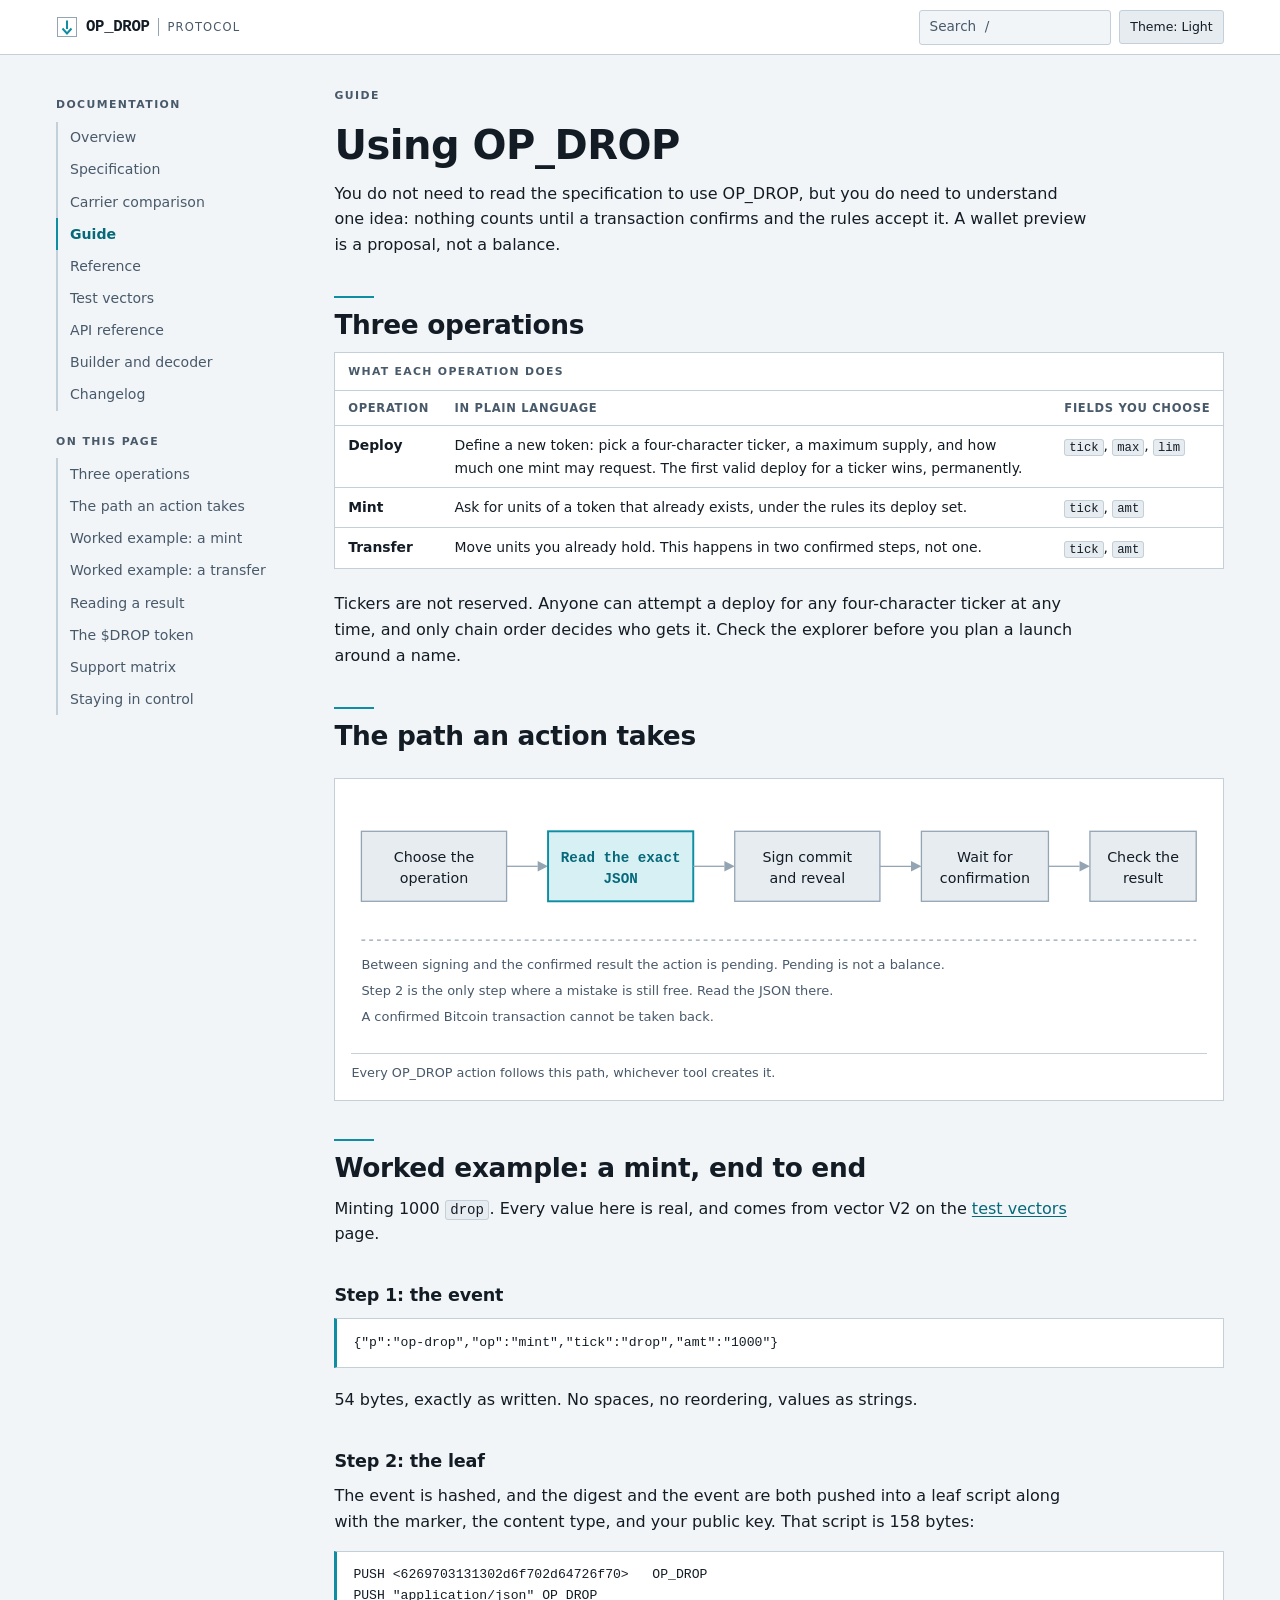
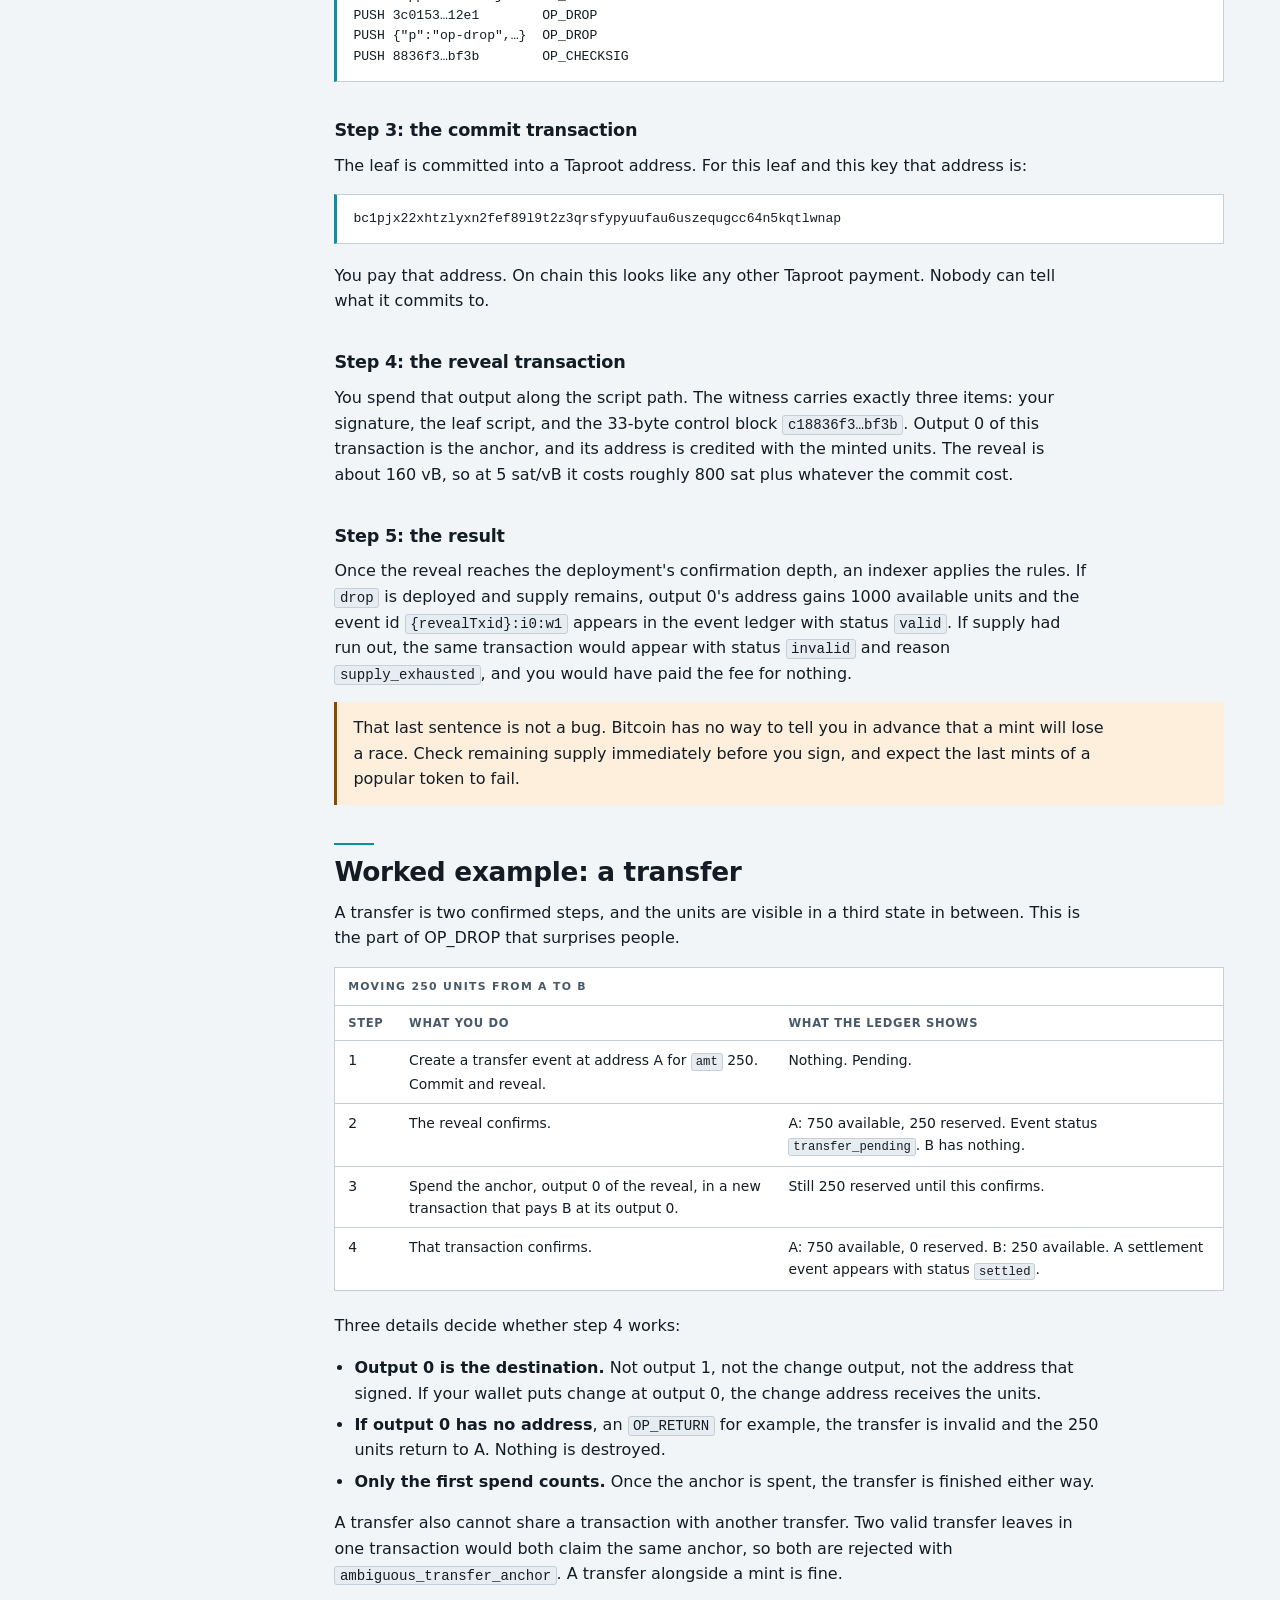
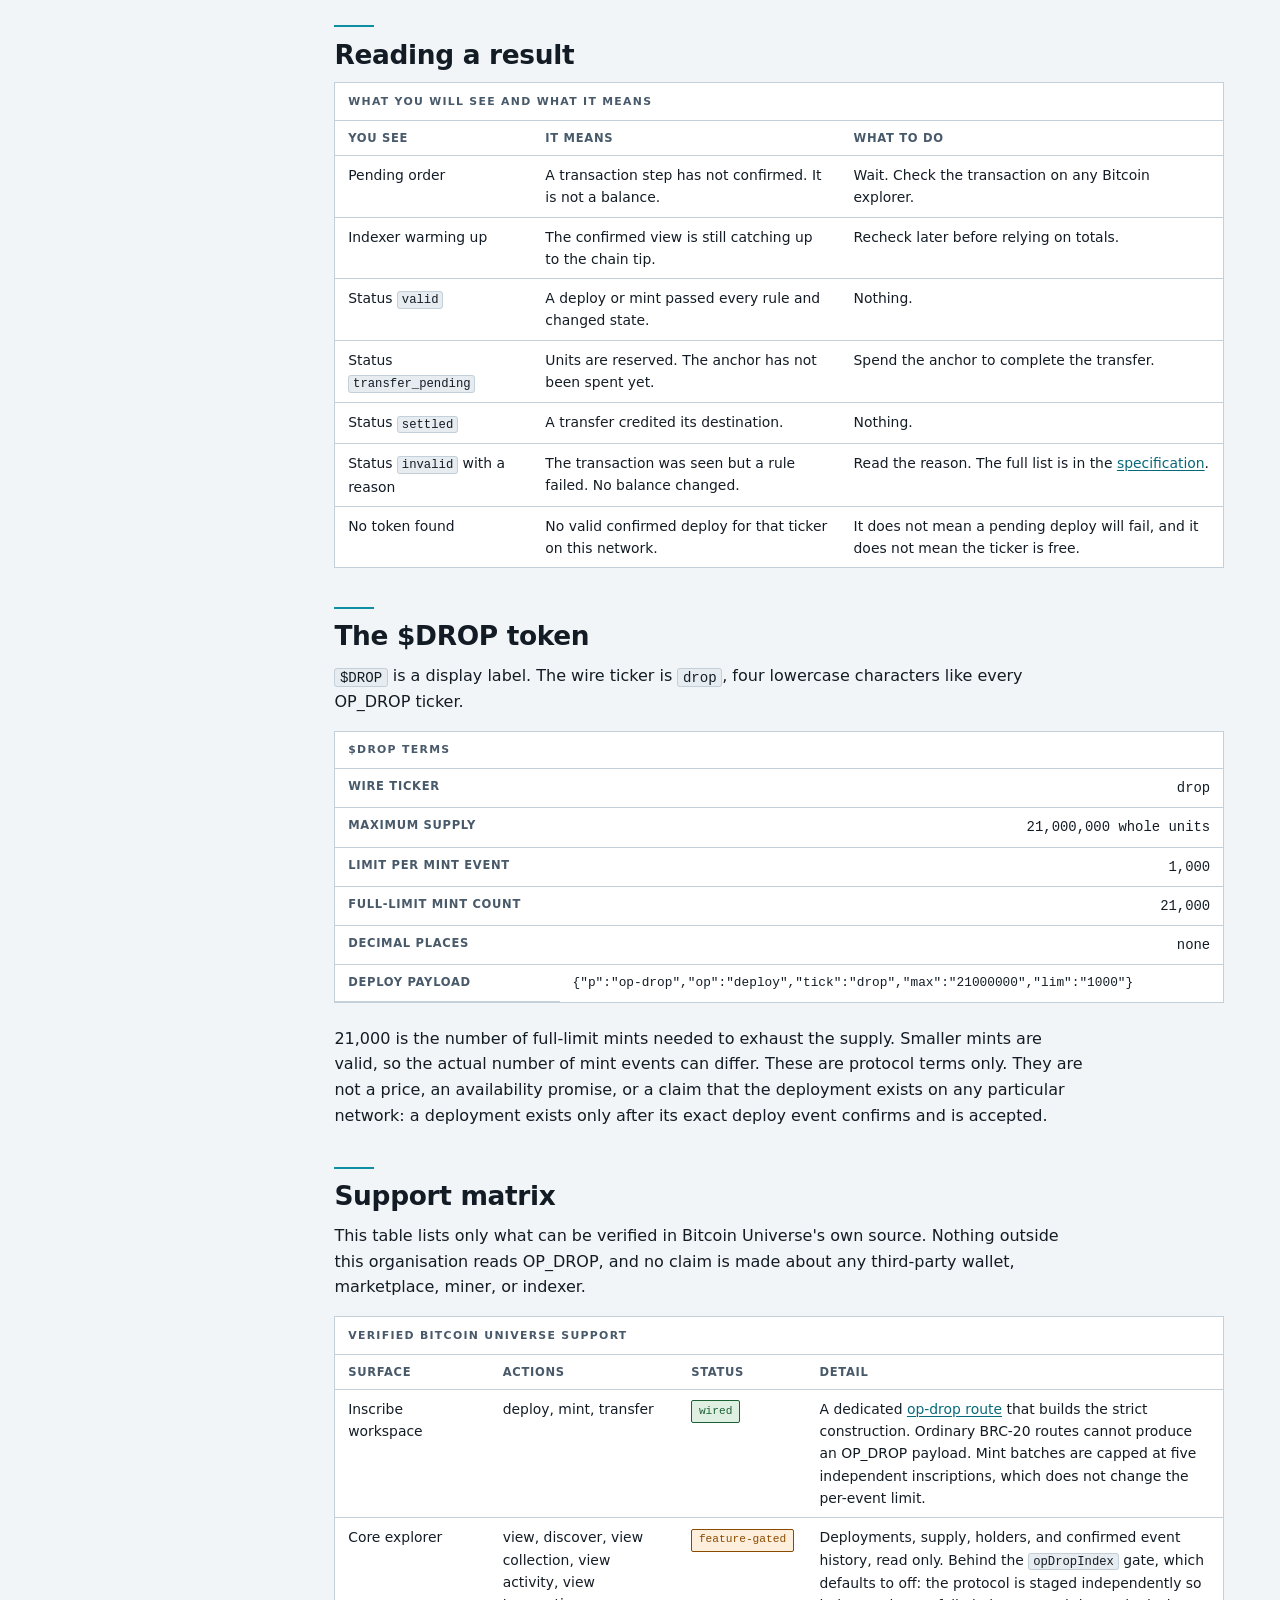
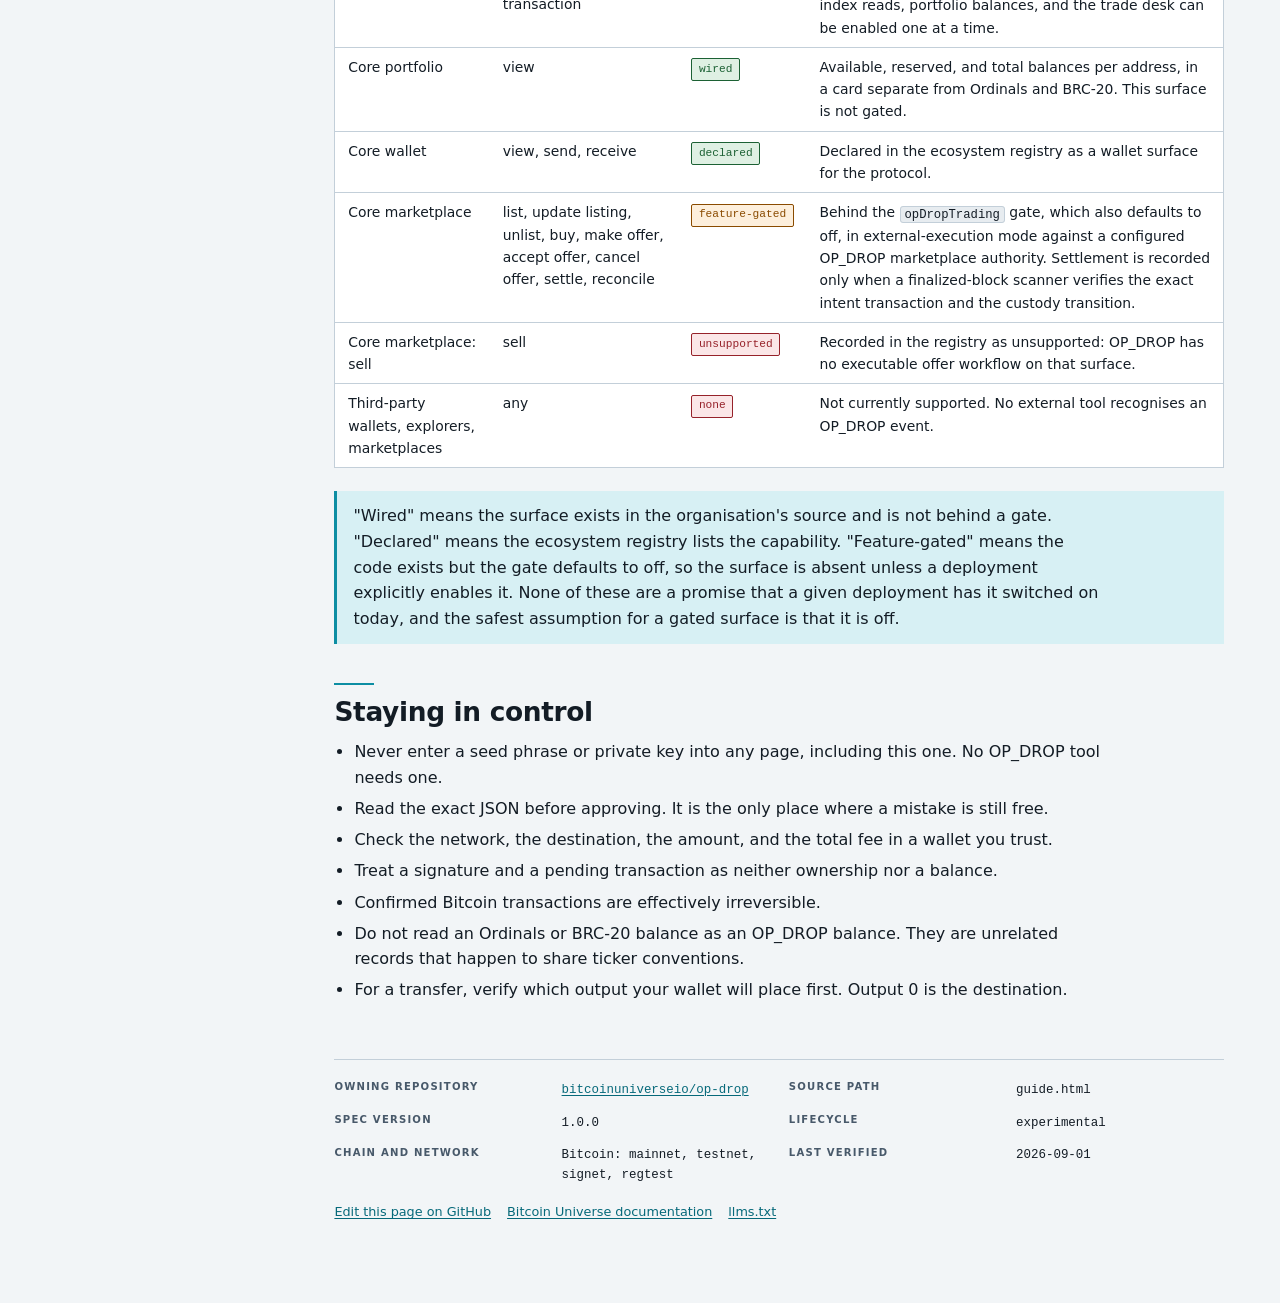
<file: guide.html>
<!doctype html>
<html lang="en">
<head>
<meta charset="utf-8">
<meta name="viewport" content="width=device-width, initial-scale=1">
<title>OP_DROP guide: deploy, mint, transfer, end to end</title>
<meta name="description" content="A plain-language walkthrough of OP_DROP: what deploy, mint, and transfer do, two fully worked transactions, how to read a result, and which Bitcoin Universe surfaces support the protocol.">
<link rel="canonical" href="https://bitcoinuniverseio.github.io/op-drop/guide.html">
<meta property="og:type" content="article">
<meta property="og:title" content="OP_DROP guide: deploy, mint, transfer, end to end">
<meta property="og:description" content="What each operation does, worked transactions, and a support matrix limited to what is verifiable.">
<meta property="og:url" content="https://bitcoinuniverseio.github.io/op-drop/guide.html">
<meta property="og:image" content="https://bitcoinuniverseio.github.io/op-drop/assets/og.svg">
<meta name="twitter:card" content="summary_large_image">
<link rel="icon" href="assets/mark.svg" type="image/svg+xml">
<link rel="stylesheet" href="assets/apparatus.css">
</head>
<body>
<a class="skip" href="#main">Skip to content</a>

<header class="masthead">
  <div class="masthead-in">
    <a class="brand" href="./">
      <svg width="22" height="22" viewBox="0 0 22 22" aria-hidden="true" focusable="false">
        <rect x="1.5" y="1.5" width="19" height="19" fill="none" stroke="var(--rule-strong)"></rect>
        <path d="M11 4.5v8.5" stroke="var(--accent-line)" stroke-width="2" fill="none"></path>
        <path d="M6.5 12.5 11 17.5l4.5-5" fill="none" stroke="var(--accent-line)" stroke-width="2"></path>
      </svg>
      OP_DROP<span class="brand-sub">Protocol</span>
    </a>
    <div class="masthead-tools">
      <div class="searchbox jsonly">
        <label class="skip" for="search-input">Search this site</label>
        <input type="search" id="search-input" data-base="" placeholder="Search  /" autocomplete="off">
        <div id="search-results" role="region" aria-live="polite" aria-label="Search results" hidden></div>
      </div>
      <button type="button" class="tbtn jsonly" id="theme-toggle" aria-pressed="false">Theme: <span class="theme-label">Light</span></button>
    </div>
  </div>
</header>

<div class="shell">
  <aside class="sidebar">
    <span class="label">Documentation</span>
    <nav aria-label="Site sections">
      <ul>
        <li><a href="./">Overview</a></li>
        <li><a href="specification.html">Specification</a></li>
        <li><a href="carriers.html">Carrier comparison</a></li>
        <li><a href="guide.html" aria-current="page">Guide</a></li>
        <li><a href="reference.html">Reference</a></li>
        <li><a href="test-vectors.html">Test vectors</a></li>
        <li><a href="api.html">API reference</a></li>
        <li><a href="tool.html">Builder and decoder</a></li>
        <li><a href="changelog.html">Changelog</a></li>
      </ul>
    </nav>
    <span class="label">On this page</span>
    <nav aria-label="Sections of this page">
      <ul>
        <li><a href="#three">Three operations</a></li>
        <li><a href="#journey">The path an action takes</a></li>
        <li><a href="#mint-example">Worked example: a mint</a></li>
        <li><a href="#transfer-example">Worked example: a transfer</a></li>
        <li><a href="#reading">Reading a result</a></li>
        <li><a href="#drop">The $DROP token</a></li>
        <li><a href="#support">Support matrix</a></li>
        <li><a href="#safety">Staying in control</a></li>
      </ul>
    </nav>
  </aside>

  <main id="main">
    <p class="kicker label">Guide</p>
    <h1>Using OP_DROP</h1>
    <p class="lede">You do not need to read the specification to use OP_DROP, but you do need to understand one idea: nothing counts until a transaction confirms and the rules accept it. A wallet preview is a proposal, not a balance.</p>

    <h2 id="three">Three operations</h2>
    <div class="tablewrap">
      <table>
        <caption>What each operation does</caption>
        <thead><tr><th>Operation</th><th>In plain language</th><th>Fields you choose</th></tr></thead>
        <tbody>
          <tr><td><strong>Deploy</strong></td><td>Define a new token: pick a four-character ticker, a maximum supply, and how much one mint may request. The first valid deploy for a ticker wins, permanently.</td><td><code>tick</code>, <code>max</code>, <code>lim</code></td></tr>
          <tr><td><strong>Mint</strong></td><td>Ask for units of a token that already exists, under the rules its deploy set.</td><td><code>tick</code>, <code>amt</code></td></tr>
          <tr><td><strong>Transfer</strong></td><td>Move units you already hold. This happens in two confirmed steps, not one.</td><td><code>tick</code>, <code>amt</code></td></tr>
        </tbody>
      </table>
    </div>
    <p>Tickers are not reserved. Anyone can attempt a deploy for any four-character ticker at any time, and only chain order decides who gets it. Check the explorer before you plan a launch around a name.</p>

    <h2 id="journey">The path an action takes</h2>
    <figure class="figscroll">
      <svg viewBox="0 0 660 190" role="img" aria-labelledby="fig-journey-t fig-journey-d">
        <title id="fig-journey-t">The path from choosing an action to a confirmed result</title>
        <desc id="fig-journey-d">Five steps in a row. First, choose deploy, mint, or transfer. Second, review the exact JSON that will be carried. Third, sign the commit and reveal transactions. Fourth, wait for confirmation to the deployment's configured depth. Fifth, check the explorer or portfolio for the confirmed result. A note underneath says that between steps three and five the action is pending and is not a balance.</desc>
        <g>
          <rect x="8" y="28" width="112" height="54" class="d-box"></rect>
          <text class="d-t" x="64" y="52" text-anchor="middle">Choose the</text>
          <text class="d-t" x="64" y="68" text-anchor="middle">operation</text>
          <path d="M120 55 H144" class="d-lead"></path><path d="M144 51 v8 l8 -4 z" class="d-arrow"></path>

          <rect x="152" y="28" width="112" height="54" class="d-box-a"></rect>
          <text class="d-ta" x="208" y="52" text-anchor="middle">Read the exact</text>
          <text class="d-ta" x="208" y="68" text-anchor="middle">JSON</text>
          <path d="M264 55 H288" class="d-lead"></path><path d="M288 51 v8 l8 -4 z" class="d-arrow"></path>

          <rect x="296" y="28" width="112" height="54" class="d-box"></rect>
          <text class="d-t" x="352" y="52" text-anchor="middle">Sign commit</text>
          <text class="d-t" x="352" y="68" text-anchor="middle">and reveal</text>
          <path d="M408 55 H432" class="d-lead"></path><path d="M432 51 v8 l8 -4 z" class="d-arrow"></path>

          <rect x="440" y="28" width="98" height="54" class="d-box"></rect>
          <text class="d-t" x="489" y="52" text-anchor="middle">Wait for</text>
          <text class="d-t" x="489" y="68" text-anchor="middle">confirmation</text>
          <path d="M538 55 H562" class="d-lead"></path><path d="M562 51 v8 l8 -4 z" class="d-arrow"></path>

          <rect x="570" y="28" width="82" height="54" class="d-box"></rect>
          <text class="d-t" x="611" y="52" text-anchor="middle">Check the</text>
          <text class="d-t" x="611" y="68" text-anchor="middle">result</text>
        </g>
        <line x1="8" y1="112" x2="652" y2="112" class="d-lead" stroke-dasharray="3 3"></line>
        <text class="d-tmute" x="8" y="134">Between signing and the confirmed result the action is pending. Pending is not a balance.</text>
        <text class="d-tmute" x="8" y="154">Step 2 is the only step where a mistake is still free. Read the JSON there.</text>
        <text class="d-tmute" x="8" y="174">A confirmed Bitcoin transaction cannot be taken back.</text>
      </svg>
      <figcaption>Every OP_DROP action follows this path, whichever tool creates it.</figcaption>
    </figure>

    <h2 id="mint-example">Worked example: a mint, end to end</h2>
    <p>Minting 1000 <code>drop</code>. Every value here is real, and comes from vector V2 on the <a href="test-vectors.html#valid">test vectors</a> page.</p>

    <h3>Step 1: the event</h3>
    <pre><code>{"p":"op-drop","op":"mint","tick":"drop","amt":"1000"}</code></pre>
    <p>54 bytes, exactly as written. No spaces, no reordering, values as strings.</p>

    <h3>Step 2: the leaf</h3>
    <p>The event is hashed, and the digest and the event are both pushed into a leaf script along with the marker, the content type, and your public key. That script is 158 bytes:</p>
    <pre><code>PUSH &lt;6269703131302d6f702d64726f70&gt;   OP_DROP
PUSH "application/json" OP_DROP
PUSH 3c0153…12e1        OP_DROP
PUSH {"p":"op-drop",…}  OP_DROP
PUSH 8836f3…bf3b        OP_CHECKSIG</code></pre>

    <h3>Step 3: the commit transaction</h3>
    <p>The leaf is committed into a Taproot address. For this leaf and this key that address is:</p>
    <pre><code>bc1pjx22xhtzlyxn2fef89l9t2z3qrsfypyuufau6uszequgcc64n5kqtlwnap</code></pre>
    <p>You pay that address. On chain this looks like any other Taproot payment. Nobody can tell what it commits to.</p>

    <h3>Step 4: the reveal transaction</h3>
    <p>You spend that output along the script path. The witness carries exactly three items: your signature, the leaf script, and the 33-byte control block <code>c18836f3…bf3b</code>. Output 0 of this transaction is the anchor, and its address is credited with the minted units. The reveal is about 160 vB, so at 5 sat/vB it costs roughly 800 sat plus whatever the commit cost.</p>

    <h3>Step 5: the result</h3>
    <p>Once the reveal reaches the deployment's confirmation depth, an indexer applies the rules. If <code>drop</code> is deployed and supply remains, output 0's address gains 1000 available units and the event id <code>{revealTxid}:i0:w1</code> appears in the event ledger with status <code>valid</code>. If supply had run out, the same transaction would appear with status <code>invalid</code> and reason <code>supply_exhausted</code>, and you would have paid the fee for nothing.</p>
    <div class="note warn">
      <p>That last sentence is not a bug. Bitcoin has no way to tell you in advance that a mint will lose a race. Check remaining supply immediately before you sign, and expect the last mints of a popular token to fail.</p>
    </div>

    <h2 id="transfer-example">Worked example: a transfer</h2>
    <p>A transfer is two confirmed steps, and the units are visible in a third state in between. This is the part of OP_DROP that surprises people.</p>
    <div class="tablewrap">
      <table>
        <caption>Moving 250 units from A to B</caption>
        <thead><tr><th>Step</th><th>What you do</th><th>What the ledger shows</th></tr></thead>
        <tbody>
          <tr><td>1</td><td>Create a transfer event at address A for <code>amt</code> 250. Commit and reveal.</td><td>Nothing. Pending.</td></tr>
          <tr><td>2</td><td>The reveal confirms.</td><td>A: 750 available, 250 reserved. Event status <code>transfer_pending</code>. B has nothing.</td></tr>
          <tr><td>3</td><td>Spend the anchor, output 0 of the reveal, in a new transaction that pays B at its output 0.</td><td>Still 250 reserved until this confirms.</td></tr>
          <tr><td>4</td><td>That transaction confirms.</td><td>A: 750 available, 0 reserved. B: 250 available. A settlement event appears with status <code>settled</code>.</td></tr>
        </tbody>
      </table>
    </div>
    <p>Three details decide whether step 4 works:</p>
    <ul>
      <li><strong>Output 0 is the destination.</strong> Not output 1, not the change output, not the address that signed. If your wallet puts change at output 0, the change address receives the units.</li>
      <li><strong>If output 0 has no address</strong>, an <code>OP_RETURN</code> for example, the transfer is invalid and the 250 units return to A. Nothing is destroyed.</li>
      <li><strong>Only the first spend counts.</strong> Once the anchor is spent, the transfer is finished either way.</li>
    </ul>
    <p>A transfer also cannot share a transaction with another transfer. Two valid transfer leaves in one transaction would both claim the same anchor, so both are rejected with <code>ambiguous_transfer_anchor</code>. A transfer alongside a mint is fine.</p>

    <h2 id="reading">Reading a result</h2>
    <div class="tablewrap">
      <table>
        <caption>What you will see and what it means</caption>
        <thead><tr><th>You see</th><th>It means</th><th>What to do</th></tr></thead>
        <tbody>
          <tr><td>Pending order</td><td>A transaction step has not confirmed. It is not a balance.</td><td>Wait. Check the transaction on any Bitcoin explorer.</td></tr>
          <tr><td>Indexer warming up</td><td>The confirmed view is still catching up to the chain tip.</td><td>Recheck later before relying on totals.</td></tr>
          <tr><td>Status <code>valid</code></td><td>A deploy or mint passed every rule and changed state.</td><td>Nothing.</td></tr>
          <tr><td>Status <code>transfer_pending</code></td><td>Units are reserved. The anchor has not been spent yet.</td><td>Spend the anchor to complete the transfer.</td></tr>
          <tr><td>Status <code>settled</code></td><td>A transfer credited its destination.</td><td>Nothing.</td></tr>
          <tr><td>Status <code>invalid</code> with a reason</td><td>The transaction was seen but a rule failed. No balance changed.</td><td>Read the reason. The full list is in the <a href="specification.html#invalid">specification</a>.</td></tr>
          <tr><td>No token found</td><td>No valid confirmed deploy for that ticker on this network.</td><td>It does not mean a pending deploy will fail, and it does not mean the ticker is free.</td></tr>
        </tbody>
      </table>
    </div>

    <h2 id="drop">The $DROP token</h2>
    <p><code>$DROP</code> is a display label. The wire ticker is <code>drop</code>, four lowercase characters like every OP_DROP ticker.</p>
    <div class="tablewrap">
      <table>
        <caption>$DROP terms</caption>
        <tbody>
          <tr><th>Wire ticker</th><td class="num">drop</td></tr>
          <tr><th>Maximum supply</th><td class="num">21,000,000 whole units</td></tr>
          <tr><th>Limit per mint event</th><td class="num">1,000</td></tr>
          <tr><th>Full-limit mint count</th><td class="num">21,000</td></tr>
          <tr><th>Decimal places</th><td class="num">none</td></tr>
          <tr><th>Deploy payload</th><td class="out">{"p":"op-drop","op":"deploy","tick":"drop","max":"21000000","lim":"1000"}</td></tr>
        </tbody>
      </table>
    </div>
    <p>21,000 is the number of full-limit mints needed to exhaust the supply. Smaller mints are valid, so the actual number of mint events can differ. These are protocol terms only. They are not a price, an availability promise, or a claim that the deployment exists on any particular network: a deployment exists only after its exact deploy event confirms and is accepted.</p>

    <h2 id="support">Support matrix</h2>
    <p>This table lists only what can be verified in Bitcoin Universe's own source. Nothing outside this organisation reads OP_DROP, and no claim is made about any third-party wallet, marketplace, miner, or indexer.</p>
    <div class="tablewrap">
      <table>
        <caption>Verified Bitcoin Universe support</caption>
        <thead><tr><th>Surface</th><th>Actions</th><th>Status</th><th>Detail</th></tr></thead>
        <tbody>
          <tr>
            <td>Inscribe workspace</td>
            <td>deploy, mint, transfer</td>
            <td><span class="badge ok">wired</span></td>
            <td>A dedicated <a href="https://inscribe.bitcoinuniverse.io/op-drop">op-drop route</a> that builds the strict construction. Ordinary BRC-20 routes cannot produce an OP_DROP payload. Mint batches are capped at five independent inscriptions, which does not change the per-event limit.</td>
          </tr>
          <tr>
            <td>Core explorer</td>
            <td>view, discover, view collection, view activity, view transaction</td>
            <td><span class="badge part">feature-gated</span></td>
            <td>Deployments, supply, holders, and confirmed event history, read only. Behind the <code>opDropIndex</code> gate, which defaults to off: the protocol is staged independently so index reads, portfolio balances, and the trade desk can be enabled one at a time.</td>
          </tr>
          <tr>
            <td>Core portfolio</td>
            <td>view</td>
            <td><span class="badge ok">wired</span></td>
            <td>Available, reserved, and total balances per address, in a card separate from Ordinals and BRC-20. This surface is not gated.</td>
          </tr>
          <tr>
            <td>Core wallet</td>
            <td>view, send, receive</td>
            <td><span class="badge ok">declared</span></td>
            <td>Declared in the ecosystem registry as a wallet surface for the protocol.</td>
          </tr>
          <tr>
            <td>Core marketplace</td>
            <td>list, update listing, unlist, buy, make offer, accept offer, cancel offer, settle, reconcile</td>
            <td><span class="badge part">feature-gated</span></td>
            <td>Behind the <code>opDropTrading</code> gate, which also defaults to off, in external-execution mode against a configured OP_DROP marketplace authority. Settlement is recorded only when a finalized-block scanner verifies the exact intent transaction and the custody transition.</td>
          </tr>
          <tr>
            <td>Core marketplace: sell</td>
            <td>sell</td>
            <td><span class="badge no">unsupported</span></td>
            <td>Recorded in the registry as unsupported: OP_DROP has no executable offer workflow on that surface.</td>
          </tr>
          <tr>
            <td>Third-party wallets, explorers, marketplaces</td>
            <td>any</td>
            <td><span class="badge no">none</span></td>
            <td>Not currently supported. No external tool recognises an OP_DROP event.</td>
          </tr>
        </tbody>
      </table>
    </div>
    <div class="note">
      <p>"Wired" means the surface exists in the organisation's source and is not behind a gate. "Declared" means the ecosystem registry lists the capability. "Feature-gated" means the code exists but the gate defaults to off, so the surface is absent unless a deployment explicitly enables it. None of these are a promise that a given deployment has it switched on today, and the safest assumption for a gated surface is that it is off.</p>
    </div>

    <h2 id="safety">Staying in control</h2>
    <ul>
      <li>Never enter a seed phrase or private key into any page, including this one. No OP_DROP tool needs one.</li>
      <li>Read the exact JSON before approving. It is the only place where a mistake is still free.</li>
      <li>Check the network, the destination, the amount, and the total fee in a wallet you trust.</li>
      <li>Treat a signature and a pending transaction as neither ownership nor a balance.</li>
      <li>Confirmed Bitcoin transactions are effectively irreversible.</li>
      <li>Do not read an Ordinals or BRC-20 balance as an OP_DROP balance. They are unrelated records that happen to share ticker conventions.</li>
      <li>For a transfer, verify which output your wallet will place first. Output 0 is the destination.</li>
    </ul>

    <footer class="pagefoot">
      <dl>
        <dt>Owning repository</dt><dd><a href="https://github.com/bitcoinuniverseio/op-drop">bitcoinuniverseio/op-drop</a></dd>
        <dt>Source path</dt><dd>guide.html</dd>
        <dt>Spec version</dt><dd>1.0.0</dd>
        <dt>Lifecycle</dt><dd>experimental</dd>
        <dt>Chain and network</dt><dd>Bitcoin: mainnet, testnet, signet, regtest</dd>
        <dt>Last verified</dt><dd>2026-09-01</dd>
      </dl>
      <p class="foot-links">
        <a href="https://github.com/bitcoinuniverseio/op-drop/edit/main/guide.html">Edit this page on GitHub</a>
        <a href="https://docs.bitcoinuniverse.io">Bitcoin Universe documentation</a>
        <a href="llms.txt">llms.txt</a>
      </p>
    </footer>
  </main>
</div>

<script src="assets/site.js" defer></script>
</body>
</html>
</file>
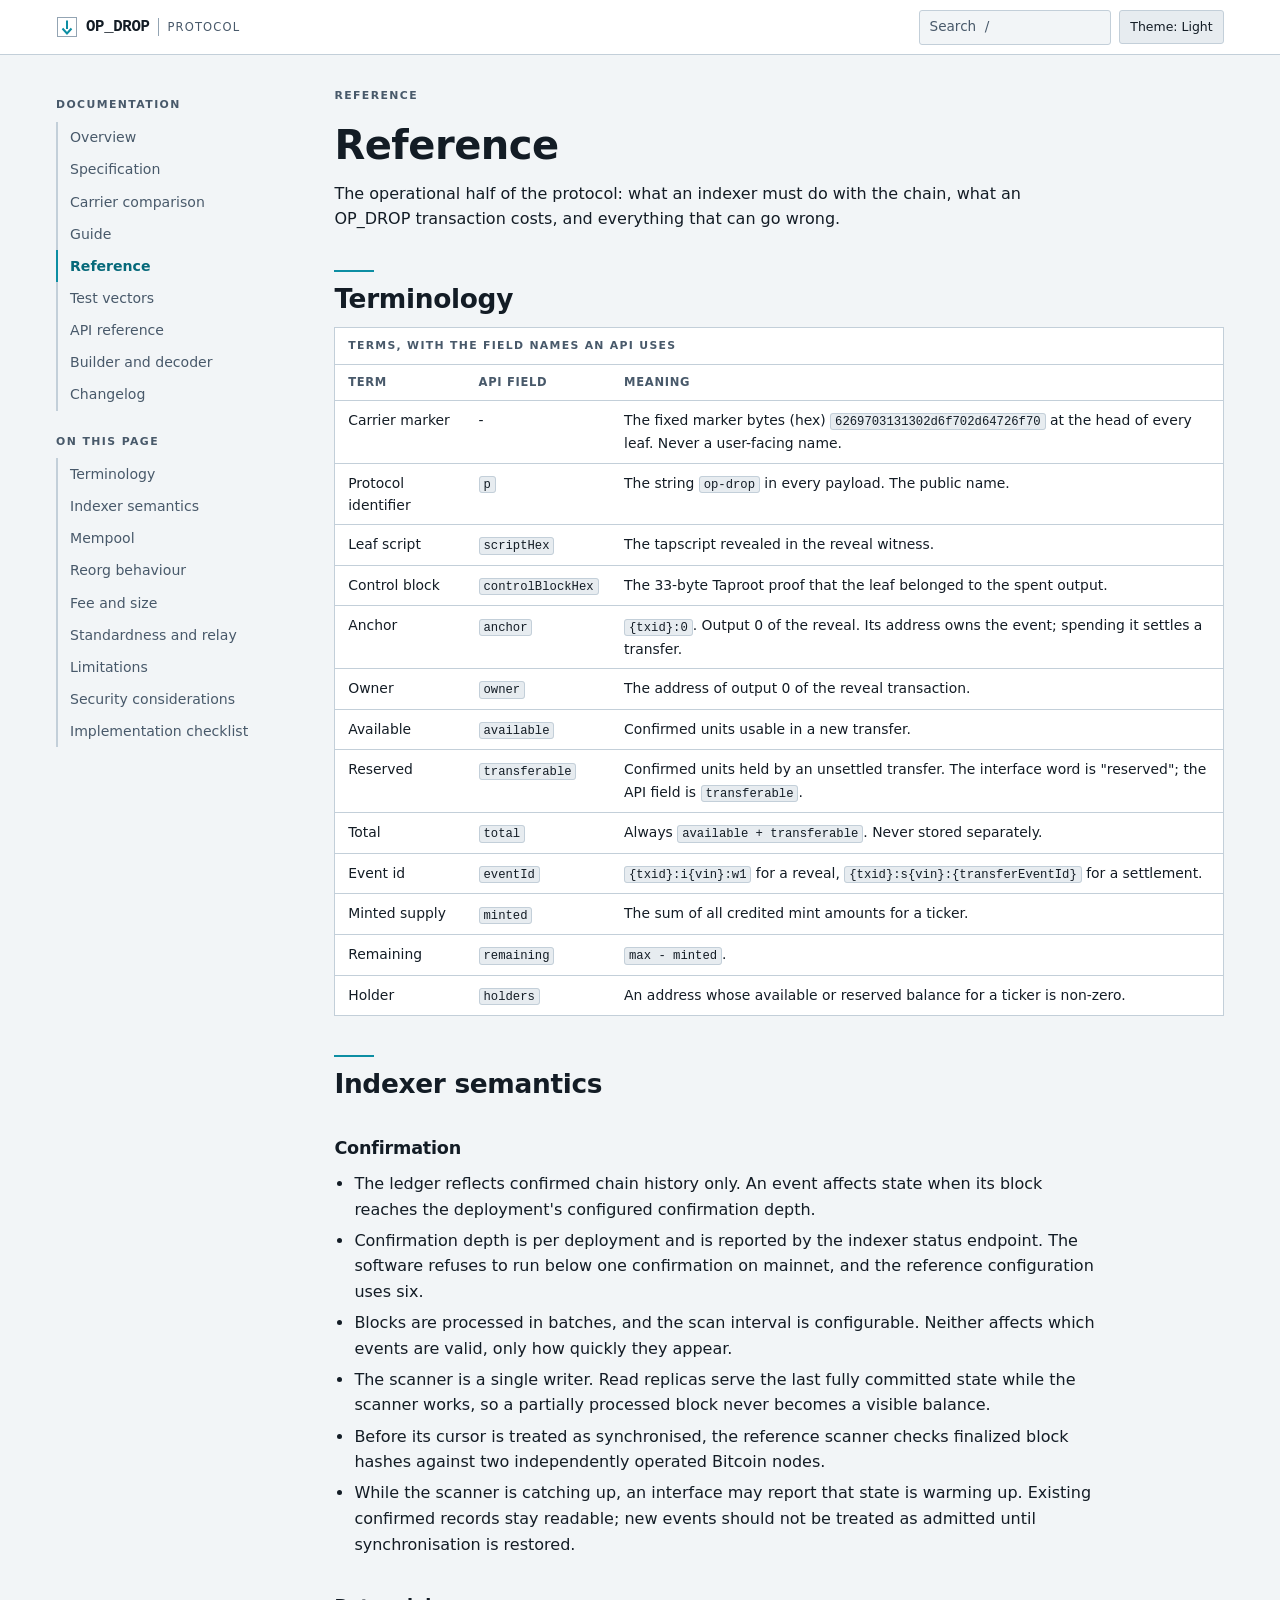
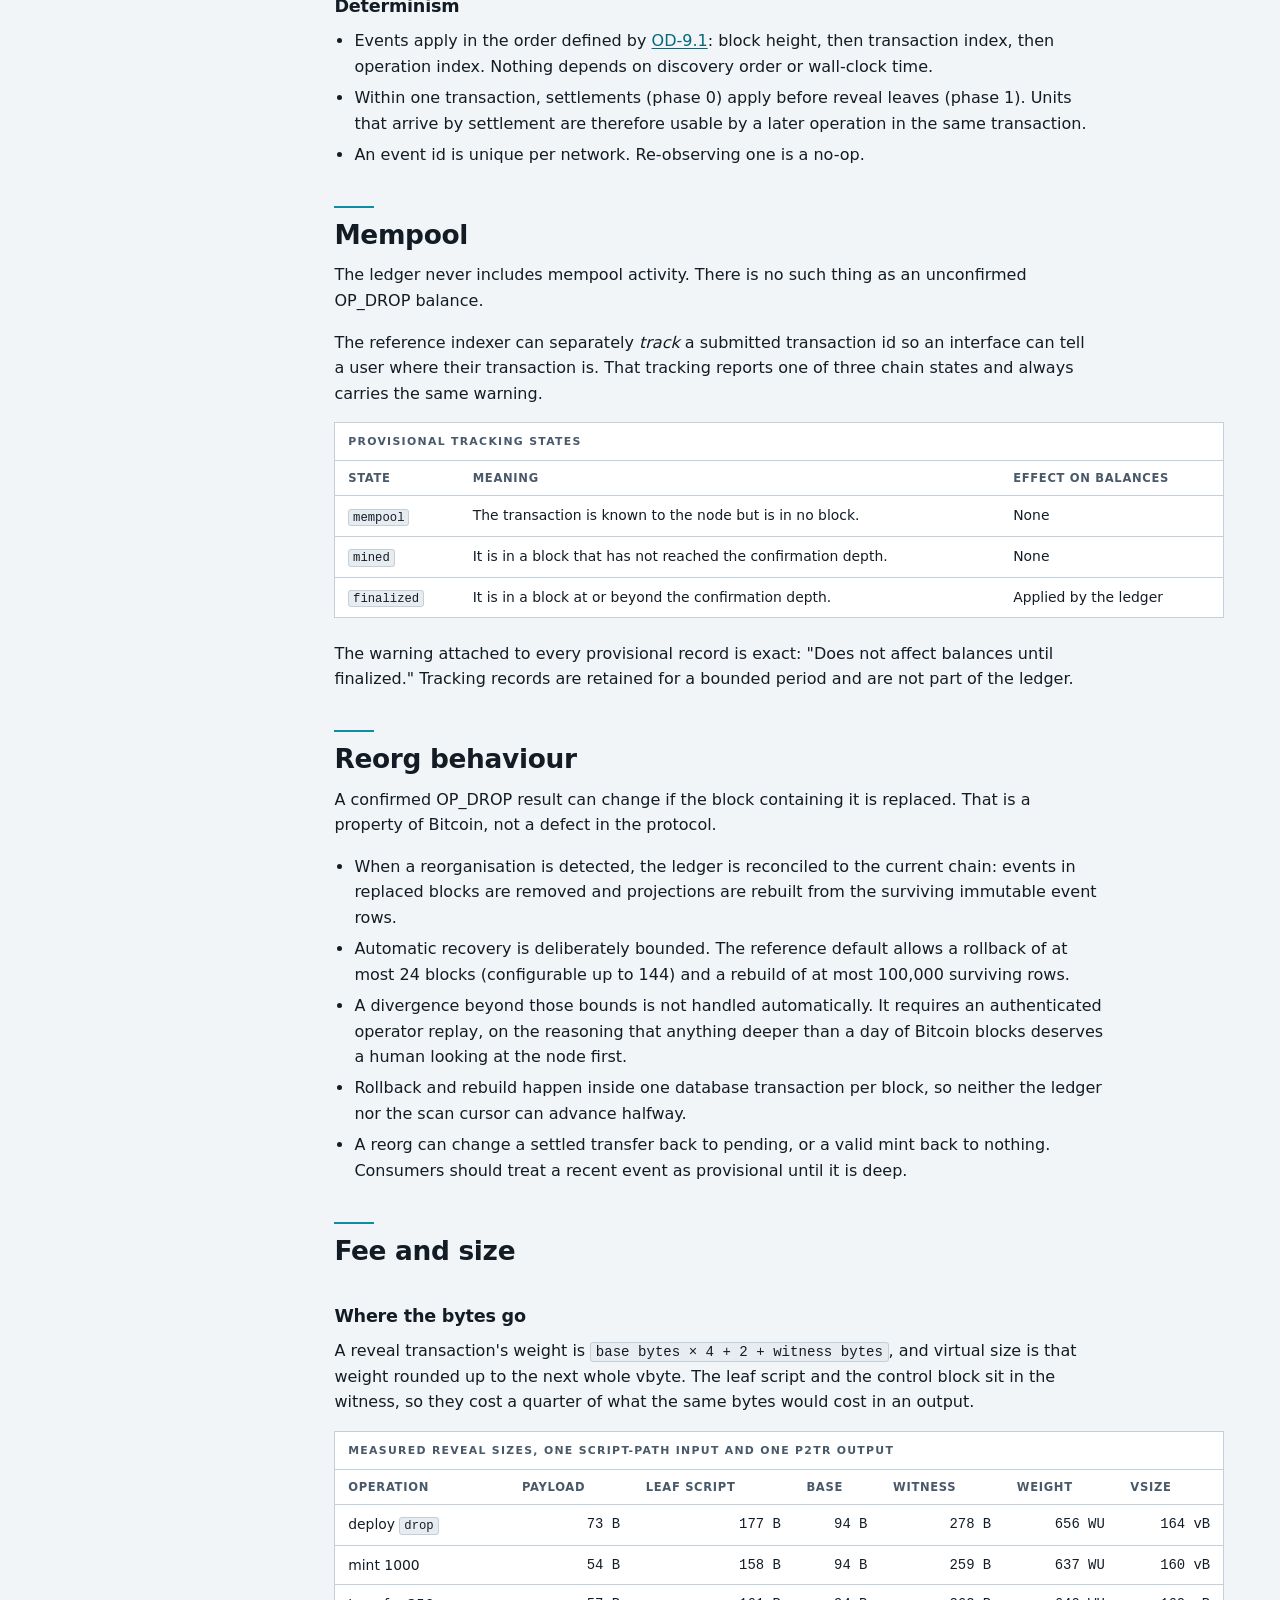
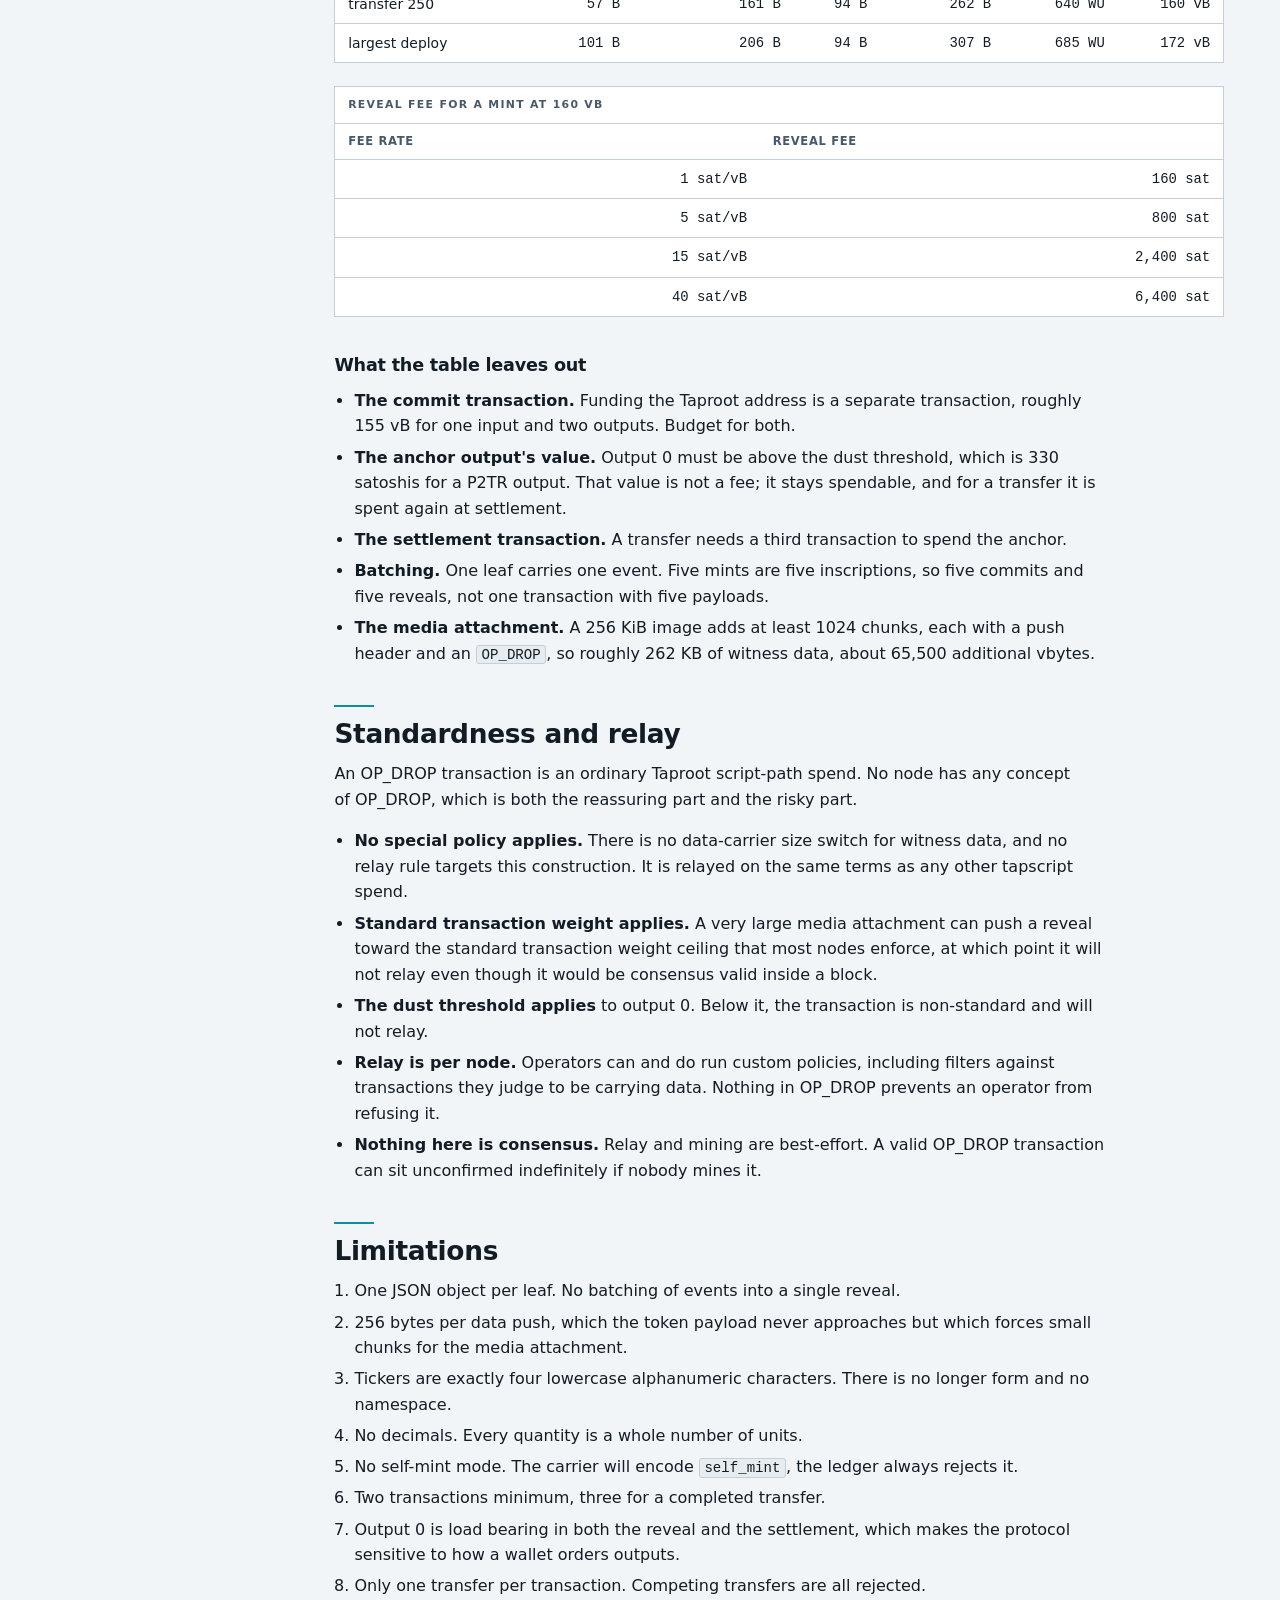
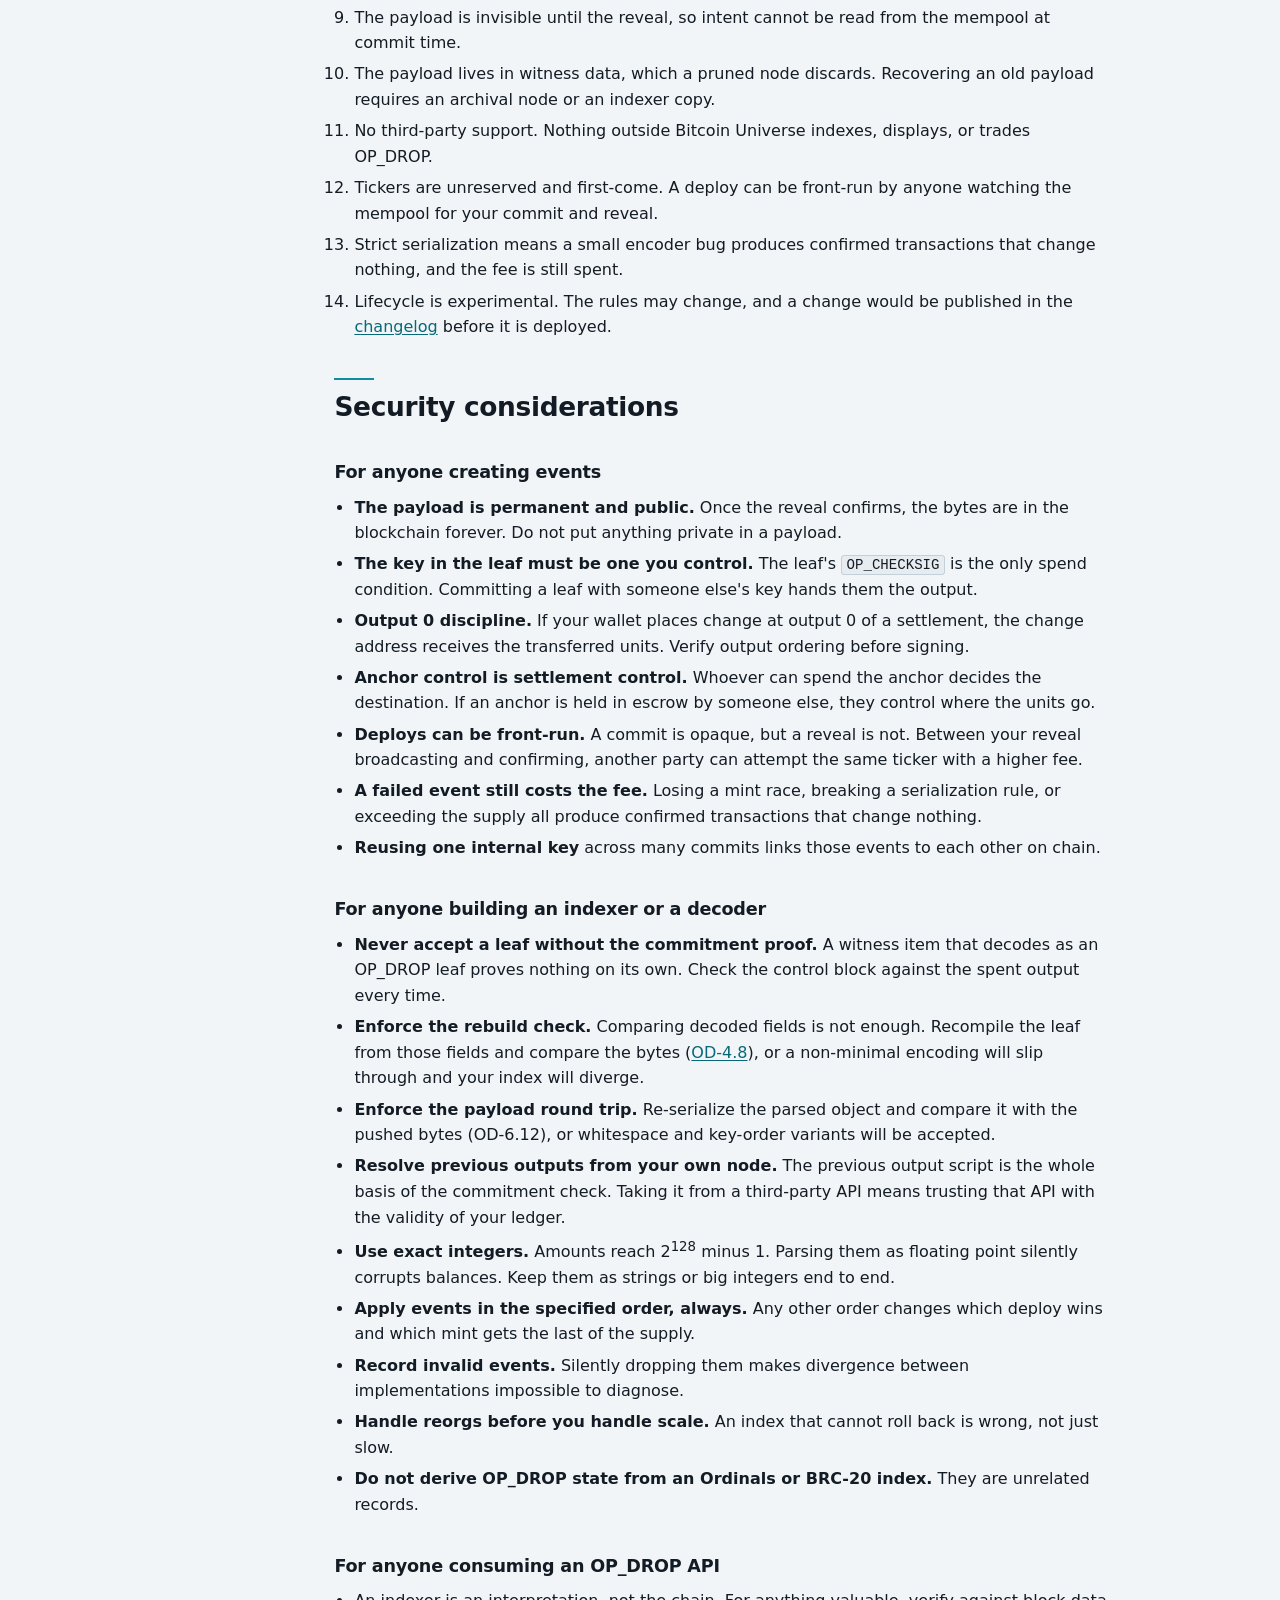
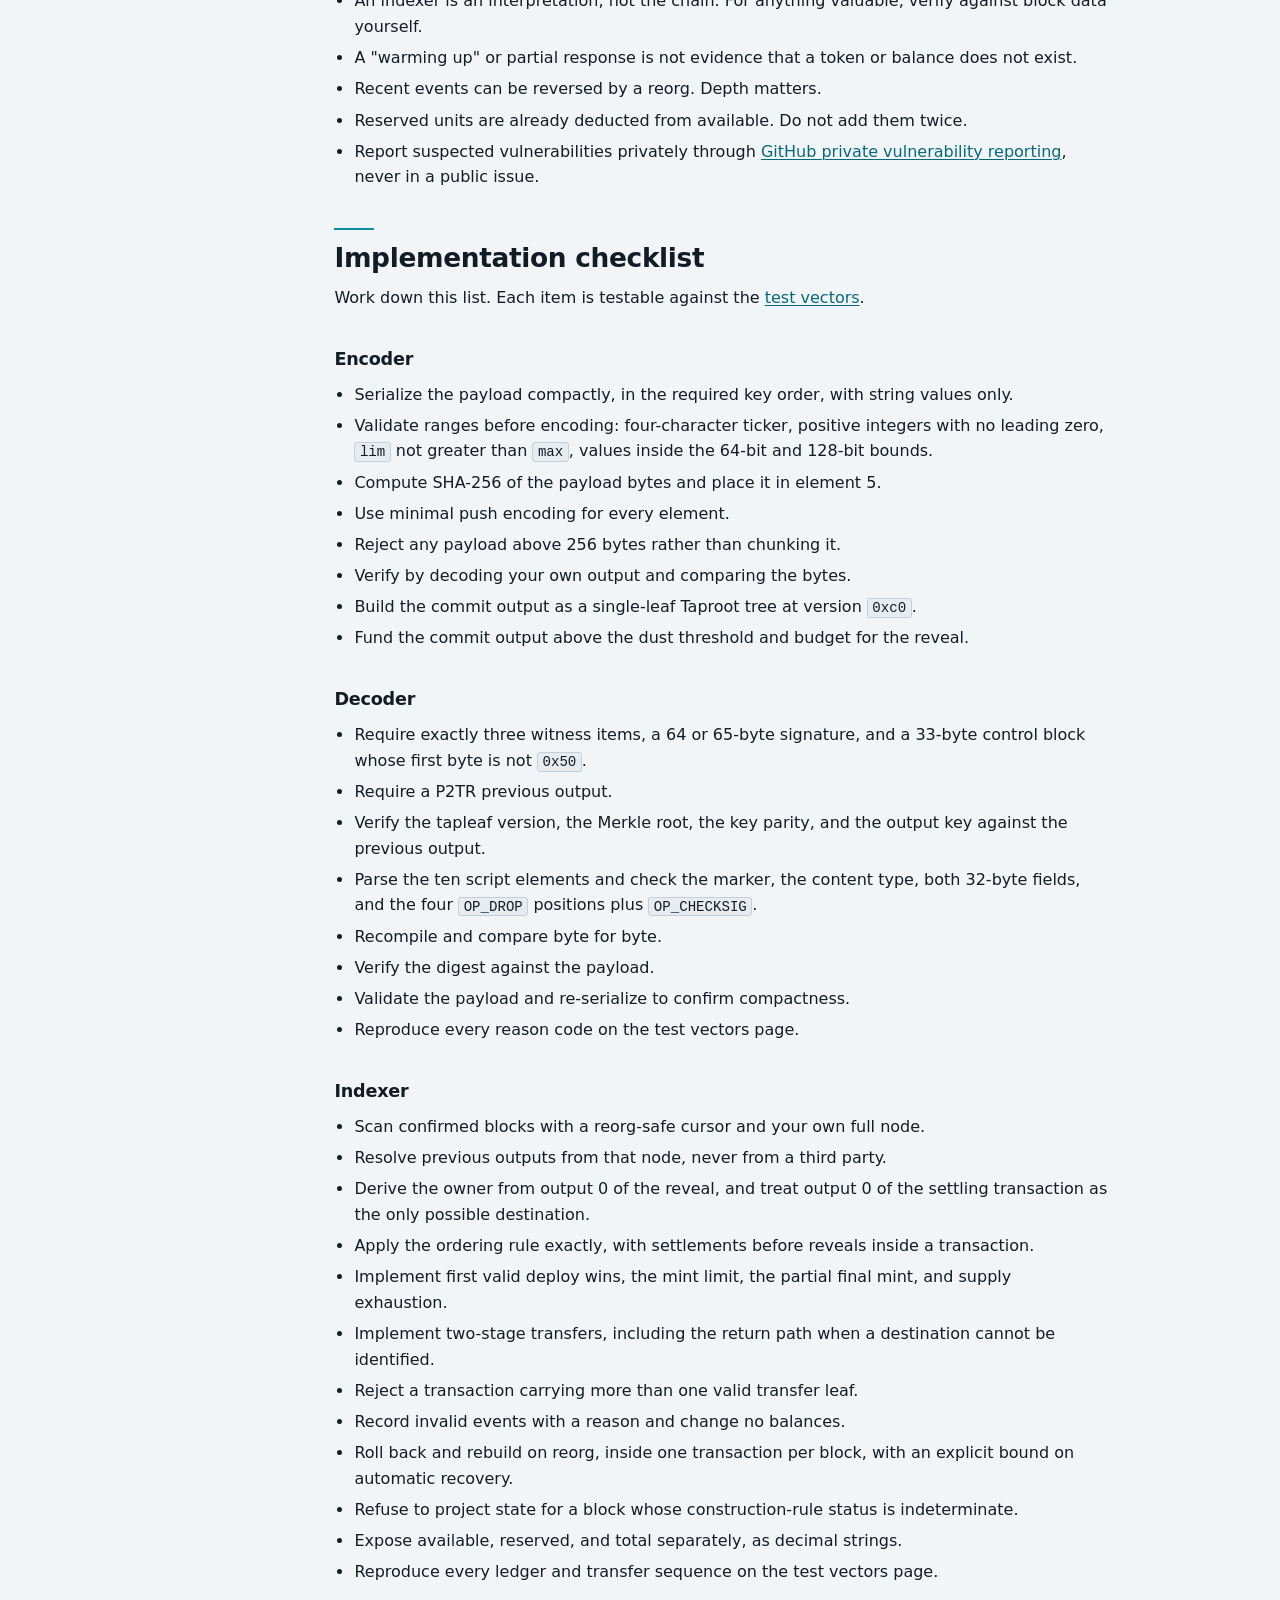
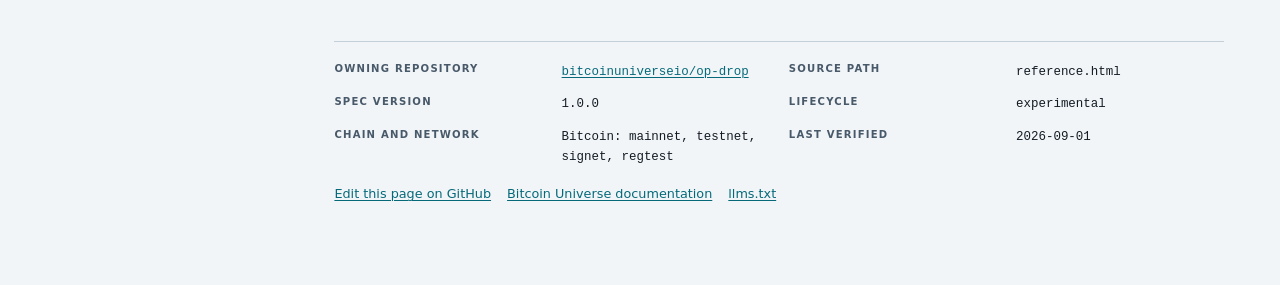
<file: reference.html>
<!doctype html>
<html lang="en">
<head>
<meta charset="utf-8">
<meta name="viewport" content="width=device-width, initial-scale=1">
<title>OP_DROP reference: indexer semantics, fees, limits, security</title>
<meta name="description" content="OP_DROP reference: terminology, confirmation and reorg behaviour, mempool handling, fee and size figures, standardness and relay considerations, limitations, security considerations, and an implementation checklist.">
<link rel="canonical" href="https://bitcoinuniverseio.github.io/op-drop/reference.html">
<meta property="og:type" content="article">
<meta property="og:title" content="OP_DROP reference: indexer semantics, fees, limits, security">
<meta property="og:description" content="What an OP_DROP indexer must do, what it costs, and what can go wrong.">
<meta property="og:url" content="https://bitcoinuniverseio.github.io/op-drop/reference.html">
<meta property="og:image" content="https://bitcoinuniverseio.github.io/op-drop/assets/og.svg">
<meta name="twitter:card" content="summary_large_image">
<link rel="icon" href="assets/mark.svg" type="image/svg+xml">
<link rel="stylesheet" href="assets/apparatus.css">
</head>
<body>
<a class="skip" href="#main">Skip to content</a>

<header class="masthead">
  <div class="masthead-in">
    <a class="brand" href="./">
      <svg width="22" height="22" viewBox="0 0 22 22" aria-hidden="true" focusable="false">
        <rect x="1.5" y="1.5" width="19" height="19" fill="none" stroke="var(--rule-strong)"></rect>
        <path d="M11 4.5v8.5" stroke="var(--accent-line)" stroke-width="2" fill="none"></path>
        <path d="M6.5 12.5 11 17.5l4.5-5" fill="none" stroke="var(--accent-line)" stroke-width="2"></path>
      </svg>
      OP_DROP<span class="brand-sub">Protocol</span>
    </a>
    <div class="masthead-tools">
      <div class="searchbox jsonly">
        <label class="skip" for="search-input">Search this site</label>
        <input type="search" id="search-input" data-base="" placeholder="Search  /" autocomplete="off">
        <div id="search-results" role="region" aria-live="polite" aria-label="Search results" hidden></div>
      </div>
      <button type="button" class="tbtn jsonly" id="theme-toggle" aria-pressed="false">Theme: <span class="theme-label">Light</span></button>
    </div>
  </div>
</header>

<div class="shell">
  <aside class="sidebar">
    <span class="label">Documentation</span>
    <nav aria-label="Site sections">
      <ul>
        <li><a href="./">Overview</a></li>
        <li><a href="specification.html">Specification</a></li>
        <li><a href="carriers.html">Carrier comparison</a></li>
        <li><a href="guide.html">Guide</a></li>
        <li><a href="reference.html" aria-current="page">Reference</a></li>
        <li><a href="test-vectors.html">Test vectors</a></li>
        <li><a href="api.html">API reference</a></li>
        <li><a href="tool.html">Builder and decoder</a></li>
        <li><a href="changelog.html">Changelog</a></li>
      </ul>
    </nav>
    <span class="label">On this page</span>
    <nav aria-label="Sections of this page">
      <ul>
        <li><a href="#terms">Terminology</a></li>
        <li><a href="#indexing">Indexer semantics</a></li>
        <li><a href="#mempool">Mempool</a></li>
        <li><a href="#reorg">Reorg behaviour</a></li>
        <li><a href="#fees">Fee and size</a></li>
        <li><a href="#standardness">Standardness and relay</a></li>
        <li><a href="#limits">Limitations</a></li>
        <li><a href="#security">Security considerations</a></li>
        <li><a href="#checklist">Implementation checklist</a></li>
      </ul>
    </nav>
  </aside>

  <main id="main">
    <p class="kicker label">Reference</p>
    <h1>Reference</h1>
    <p class="lede">The operational half of the protocol: what an indexer must do with the chain, what an OP_DROP transaction costs, and everything that can go wrong.</p>

    <h2 id="terms">Terminology</h2>
    <div class="tablewrap">
      <table>
        <caption>Terms, with the field names an API uses</caption>
        <thead><tr><th>Term</th><th>API field</th><th>Meaning</th></tr></thead>
        <tbody>
          <tr><td>Carrier marker</td><td>-</td><td>The fixed marker bytes (hex) <code>6269703131302d6f702d64726f70</code> at the head of every leaf. Never a user-facing name.</td></tr>
          <tr><td>Protocol identifier</td><td><code>p</code></td><td>The string <code>op-drop</code> in every payload. The public name.</td></tr>
          <tr><td>Leaf script</td><td><code>scriptHex</code></td><td>The tapscript revealed in the reveal witness.</td></tr>
          <tr><td>Control block</td><td><code>controlBlockHex</code></td><td>The 33-byte Taproot proof that the leaf belonged to the spent output.</td></tr>
          <tr><td>Anchor</td><td><code>anchor</code></td><td><code>{txid}:0</code>. Output 0 of the reveal. Its address owns the event; spending it settles a transfer.</td></tr>
          <tr><td>Owner</td><td><code>owner</code></td><td>The address of output 0 of the reveal transaction.</td></tr>
          <tr><td>Available</td><td><code>available</code></td><td>Confirmed units usable in a new transfer.</td></tr>
          <tr><td>Reserved</td><td><code>transferable</code></td><td>Confirmed units held by an unsettled transfer. The interface word is "reserved"; the API field is <code>transferable</code>.</td></tr>
          <tr><td>Total</td><td><code>total</code></td><td>Always <code>available + transferable</code>. Never stored separately.</td></tr>
          <tr><td>Event id</td><td><code>eventId</code></td><td><code>{txid}:i{vin}:w1</code> for a reveal, <code>{txid}:s{vin}:{transferEventId}</code> for a settlement.</td></tr>
          <tr><td>Minted supply</td><td><code>minted</code></td><td>The sum of all credited mint amounts for a ticker.</td></tr>
          <tr><td>Remaining</td><td><code>remaining</code></td><td><code>max - minted</code>.</td></tr>
          <tr><td>Holder</td><td><code>holders</code></td><td>An address whose available or reserved balance for a ticker is non-zero.</td></tr>
        </tbody>
      </table>
    </div>

    <h2 id="indexing">Indexer semantics</h2>
    <h3>Confirmation</h3>
    <ul>
      <li>The ledger reflects confirmed chain history only. An event affects state when its block reaches the deployment's configured confirmation depth.</li>
      <li>Confirmation depth is per deployment and is reported by the indexer status endpoint. The software refuses to run below one confirmation on mainnet, and the reference configuration uses six.</li>
      <li>Blocks are processed in batches, and the scan interval is configurable. Neither affects which events are valid, only how quickly they appear.</li>
      <li>The scanner is a single writer. Read replicas serve the last fully committed state while the scanner works, so a partially processed block never becomes a visible balance.</li>
      <li>Before its cursor is treated as synchronised, the reference scanner checks finalized block hashes against two independently operated Bitcoin nodes.</li>
      <li>While the scanner is catching up, an interface may report that state is warming up. Existing confirmed records stay readable; new events should not be treated as admitted until synchronisation is restored.</li>
    </ul>

    <h3>Determinism</h3>
    <ul>
      <li>Events apply in the order defined by <a href="specification.html#ordering">OD-9.1</a>: block height, then transaction index, then operation index. Nothing depends on discovery order or wall-clock time.</li>
      <li>Within one transaction, settlements (phase 0) apply before reveal leaves (phase 1). Units that arrive by settlement are therefore usable by a later operation in the same transaction.</li>
      <li>An event id is unique per network. Re-observing one is a no-op.</li>
    </ul>

    <h2 id="mempool">Mempool</h2>
    <p>The ledger never includes mempool activity. There is no such thing as an unconfirmed OP_DROP balance.</p>
    <p>The reference indexer can separately <em>track</em> a submitted transaction id so an interface can tell a user where their transaction is. That tracking reports one of three chain states and always carries the same warning.</p>
    <div class="tablewrap">
      <table>
        <caption>Provisional tracking states</caption>
        <thead><tr><th>State</th><th>Meaning</th><th>Effect on balances</th></tr></thead>
        <tbody>
          <tr><td><code>mempool</code></td><td>The transaction is known to the node but is in no block.</td><td>None</td></tr>
          <tr><td><code>mined</code></td><td>It is in a block that has not reached the confirmation depth.</td><td>None</td></tr>
          <tr><td><code>finalized</code></td><td>It is in a block at or beyond the confirmation depth.</td><td>Applied by the ledger</td></tr>
        </tbody>
      </table>
    </div>
    <p>The warning attached to every provisional record is exact: "Does not affect balances until finalized." Tracking records are retained for a bounded period and are not part of the ledger.</p>

    <h2 id="reorg">Reorg behaviour</h2>
    <p>A confirmed OP_DROP result can change if the block containing it is replaced. That is a property of Bitcoin, not a defect in the protocol.</p>
    <ul>
      <li>When a reorganisation is detected, the ledger is reconciled to the current chain: events in replaced blocks are removed and projections are rebuilt from the surviving immutable event rows.</li>
      <li>Automatic recovery is deliberately bounded. The reference default allows a rollback of at most 24 blocks (configurable up to 144) and a rebuild of at most 100,000 surviving rows.</li>
      <li>A divergence beyond those bounds is not handled automatically. It requires an authenticated operator replay, on the reasoning that anything deeper than a day of Bitcoin blocks deserves a human looking at the node first.</li>
      <li>Rollback and rebuild happen inside one database transaction per block, so neither the ledger nor the scan cursor can advance halfway.</li>
      <li>A reorg can change a settled transfer back to pending, or a valid mint back to nothing. Consumers should treat a recent event as provisional until it is deep.</li>
    </ul>

    <h2 id="fees">Fee and size</h2>
    <h3>Where the bytes go</h3>
    <p>A reveal transaction's weight is <code>base bytes &times; 4 + 2 + witness bytes</code>, and virtual size is that weight rounded up to the next whole vbyte. The leaf script and the control block sit in the witness, so they cost a quarter of what the same bytes would cost in an output.</p>
    <div class="tablewrap">
      <table>
        <caption>Measured reveal sizes, one script-path input and one P2TR output</caption>
        <thead><tr><th>Operation</th><th>Payload</th><th>Leaf script</th><th>Base</th><th>Witness</th><th>Weight</th><th>vsize</th></tr></thead>
        <tbody>
          <tr><td>deploy <code>drop</code></td><td class="num">73 B</td><td class="num">177 B</td><td class="num">94 B</td><td class="num">278 B</td><td class="num">656 WU</td><td class="num">164 vB</td></tr>
          <tr><td>mint 1000</td><td class="num">54 B</td><td class="num">158 B</td><td class="num">94 B</td><td class="num">259 B</td><td class="num">637 WU</td><td class="num">160 vB</td></tr>
          <tr><td>transfer 250</td><td class="num">57 B</td><td class="num">161 B</td><td class="num">94 B</td><td class="num">262 B</td><td class="num">640 WU</td><td class="num">160 vB</td></tr>
          <tr><td>largest deploy</td><td class="num">101 B</td><td class="num">206 B</td><td class="num">94 B</td><td class="num">307 B</td><td class="num">685 WU</td><td class="num">172 vB</td></tr>
        </tbody>
      </table>
    </div>
    <div class="tablewrap">
      <table>
        <caption>Reveal fee for a mint at 160 vB</caption>
        <thead><tr><th>Fee rate</th><th>Reveal fee</th></tr></thead>
        <tbody>
          <tr><td class="num">1 sat/vB</td><td class="num">160 sat</td></tr>
          <tr><td class="num">5 sat/vB</td><td class="num">800 sat</td></tr>
          <tr><td class="num">15 sat/vB</td><td class="num">2,400 sat</td></tr>
          <tr><td class="num">40 sat/vB</td><td class="num">6,400 sat</td></tr>
        </tbody>
      </table>
    </div>
    <h3>What the table leaves out</h3>
    <ul>
      <li><strong>The commit transaction.</strong> Funding the Taproot address is a separate transaction, roughly 155 vB for one input and two outputs. Budget for both.</li>
      <li><strong>The anchor output's value.</strong> Output 0 must be above the dust threshold, which is 330 satoshis for a P2TR output. That value is not a fee; it stays spendable, and for a transfer it is spent again at settlement.</li>
      <li><strong>The settlement transaction.</strong> A transfer needs a third transaction to spend the anchor.</li>
      <li><strong>Batching.</strong> One leaf carries one event. Five mints are five inscriptions, so five commits and five reveals, not one transaction with five payloads.</li>
      <li><strong>The media attachment.</strong> A 256 KiB image adds at least 1024 chunks, each with a push header and an <code>OP_DROP</code>, so roughly 262 KB of witness data, about 65,500 additional vbytes.</li>
    </ul>

    <h2 id="standardness">Standardness and relay</h2>
    <p>An OP_DROP transaction is an ordinary Taproot script-path spend. No node has any concept of OP_DROP, which is both the reassuring part and the risky part.</p>
    <ul>
      <li><strong>No special policy applies.</strong> There is no data-carrier size switch for witness data, and no relay rule targets this construction. It is relayed on the same terms as any other tapscript spend.</li>
      <li><strong>Standard transaction weight applies.</strong> A very large media attachment can push a reveal toward the standard transaction weight ceiling that most nodes enforce, at which point it will not relay even though it would be consensus valid inside a block.</li>
      <li><strong>The dust threshold applies</strong> to output 0. Below it, the transaction is non-standard and will not relay.</li>
      <li><strong>Relay is per node.</strong> Operators can and do run custom policies, including filters against transactions they judge to be carrying data. Nothing in OP_DROP prevents an operator from refusing it.</li>
      <li><strong>Nothing here is consensus.</strong> Relay and mining are best-effort. A valid OP_DROP transaction can sit unconfirmed indefinitely if nobody mines it.</li>
    </ul>

    <h2 id="limits">Limitations</h2>
    <ol>
      <li>One JSON object per leaf. No batching of events into a single reveal.</li>
      <li>256 bytes per data push, which the token payload never approaches but which forces small chunks for the media attachment.</li>
      <li>Tickers are exactly four lowercase alphanumeric characters. There is no longer form and no namespace.</li>
      <li>No decimals. Every quantity is a whole number of units.</li>
      <li>No self-mint mode. The carrier will encode <code>self_mint</code>, the ledger always rejects it.</li>
      <li>Two transactions minimum, three for a completed transfer.</li>
      <li>Output 0 is load bearing in both the reveal and the settlement, which makes the protocol sensitive to how a wallet orders outputs.</li>
      <li>Only one transfer per transaction. Competing transfers are all rejected.</li>
      <li>The payload is invisible until the reveal, so intent cannot be read from the mempool at commit time.</li>
      <li>The payload lives in witness data, which a pruned node discards. Recovering an old payload requires an archival node or an indexer copy.</li>
      <li>No third-party support. Nothing outside Bitcoin Universe indexes, displays, or trades OP_DROP.</li>
      <li>Tickers are unreserved and first-come. A deploy can be front-run by anyone watching the mempool for your commit and reveal.</li>
      <li>Strict serialization means a small encoder bug produces confirmed transactions that change nothing, and the fee is still spent.</li>
      <li>Lifecycle is experimental. The rules may change, and a change would be published in the <a href="changelog.html">changelog</a> before it is deployed.</li>
    </ol>

    <h2 id="security">Security considerations</h2>

    <h3>For anyone creating events</h3>
    <ul>
      <li><strong>The payload is permanent and public.</strong> Once the reveal confirms, the bytes are in the blockchain forever. Do not put anything private in a payload.</li>
      <li><strong>The key in the leaf must be one you control.</strong> The leaf's <code>OP_CHECKSIG</code> is the only spend condition. Committing a leaf with someone else's key hands them the output.</li>
      <li><strong>Output 0 discipline.</strong> If your wallet places change at output 0 of a settlement, the change address receives the transferred units. Verify output ordering before signing.</li>
      <li><strong>Anchor control is settlement control.</strong> Whoever can spend the anchor decides the destination. If an anchor is held in escrow by someone else, they control where the units go.</li>
      <li><strong>Deploys can be front-run.</strong> A commit is opaque, but a reveal is not. Between your reveal broadcasting and confirming, another party can attempt the same ticker with a higher fee.</li>
      <li><strong>A failed event still costs the fee.</strong> Losing a mint race, breaking a serialization rule, or exceeding the supply all produce confirmed transactions that change nothing.</li>
      <li><strong>Reusing one internal key</strong> across many commits links those events to each other on chain.</li>
    </ul>

    <h3>For anyone building an indexer or a decoder</h3>
    <ul>
      <li><strong>Never accept a leaf without the commitment proof.</strong> A witness item that decodes as an OP_DROP leaf proves nothing on its own. Check the control block against the spent output every time.</li>
      <li><strong>Enforce the rebuild check.</strong> Comparing decoded fields is not enough. Recompile the leaf from those fields and compare the bytes (<a href="specification.html#script">OD-4.8</a>), or a non-minimal encoding will slip through and your index will diverge.</li>
      <li><strong>Enforce the payload round trip.</strong> Re-serialize the parsed object and compare it with the pushed bytes (OD-6.12), or whitespace and key-order variants will be accepted.</li>
      <li><strong>Resolve previous outputs from your own node.</strong> The previous output script is the whole basis of the commitment check. Taking it from a third-party API means trusting that API with the validity of your ledger.</li>
      <li><strong>Use exact integers.</strong> Amounts reach 2<sup>128</sup> minus 1. Parsing them as floating point silently corrupts balances. Keep them as strings or big integers end to end.</li>
      <li><strong>Apply events in the specified order, always.</strong> Any other order changes which deploy wins and which mint gets the last of the supply.</li>
      <li><strong>Record invalid events.</strong> Silently dropping them makes divergence between implementations impossible to diagnose.</li>
      <li><strong>Handle reorgs before you handle scale.</strong> An index that cannot roll back is wrong, not just slow.</li>
      <li><strong>Do not derive OP_DROP state from an Ordinals or BRC-20 index.</strong> They are unrelated records.</li>
    </ul>

    <h3>For anyone consuming an OP_DROP API</h3>
    <ul>
      <li>An indexer is an interpretation, not the chain. For anything valuable, verify against block data yourself.</li>
      <li>A "warming up" or partial response is not evidence that a token or balance does not exist.</li>
      <li>Recent events can be reversed by a reorg. Depth matters.</li>
      <li>Reserved units are already deducted from available. Do not add them twice.</li>
      <li>Report suspected vulnerabilities privately through <a href="https://github.com/bitcoinuniverseio/op-drop/security/advisories/new">GitHub private vulnerability reporting</a>, never in a public issue.</li>
    </ul>

    <h2 id="checklist">Implementation checklist</h2>
    <p>Work down this list. Each item is testable against the <a href="test-vectors.html">test vectors</a>.</p>

    <h3>Encoder</h3>
    <ul>
      <li>Serialize the payload compactly, in the required key order, with string values only.</li>
      <li>Validate ranges before encoding: four-character ticker, positive integers with no leading zero, <code>lim</code> not greater than <code>max</code>, values inside the 64-bit and 128-bit bounds.</li>
      <li>Compute SHA-256 of the payload bytes and place it in element 5.</li>
      <li>Use minimal push encoding for every element.</li>
      <li>Reject any payload above 256 bytes rather than chunking it.</li>
      <li>Verify by decoding your own output and comparing the bytes.</li>
      <li>Build the commit output as a single-leaf Taproot tree at version <code>0xc0</code>.</li>
      <li>Fund the commit output above the dust threshold and budget for the reveal.</li>
    </ul>

    <h3>Decoder</h3>
    <ul>
      <li>Require exactly three witness items, a 64 or 65-byte signature, and a 33-byte control block whose first byte is not <code>0x50</code>.</li>
      <li>Require a P2TR previous output.</li>
      <li>Verify the tapleaf version, the Merkle root, the key parity, and the output key against the previous output.</li>
      <li>Parse the ten script elements and check the marker, the content type, both 32-byte fields, and the four <code>OP_DROP</code> positions plus <code>OP_CHECKSIG</code>.</li>
      <li>Recompile and compare byte for byte.</li>
      <li>Verify the digest against the payload.</li>
      <li>Validate the payload and re-serialize to confirm compactness.</li>
      <li>Reproduce every reason code on the test vectors page.</li>
    </ul>

    <h3>Indexer</h3>
    <ul>
      <li>Scan confirmed blocks with a reorg-safe cursor and your own full node.</li>
      <li>Resolve previous outputs from that node, never from a third party.</li>
      <li>Derive the owner from output 0 of the reveal, and treat output 0 of the settling transaction as the only possible destination.</li>
      <li>Apply the ordering rule exactly, with settlements before reveals inside a transaction.</li>
      <li>Implement first valid deploy wins, the mint limit, the partial final mint, and supply exhaustion.</li>
      <li>Implement two-stage transfers, including the return path when a destination cannot be identified.</li>
      <li>Reject a transaction carrying more than one valid transfer leaf.</li>
      <li>Record invalid events with a reason and change no balances.</li>
      <li>Roll back and rebuild on reorg, inside one transaction per block, with an explicit bound on automatic recovery.</li>
      <li>Refuse to project state for a block whose construction-rule status is indeterminate.</li>
      <li>Expose available, reserved, and total separately, as decimal strings.</li>
      <li>Reproduce every ledger and transfer sequence on the test vectors page.</li>
    </ul>

    <footer class="pagefoot">
      <dl>
        <dt>Owning repository</dt><dd><a href="https://github.com/bitcoinuniverseio/op-drop">bitcoinuniverseio/op-drop</a></dd>
        <dt>Source path</dt><dd>reference.html</dd>
        <dt>Spec version</dt><dd>1.0.0</dd>
        <dt>Lifecycle</dt><dd>experimental</dd>
        <dt>Chain and network</dt><dd>Bitcoin: mainnet, testnet, signet, regtest</dd>
        <dt>Last verified</dt><dd>2026-09-01</dd>
      </dl>
      <p class="foot-links">
        <a href="https://github.com/bitcoinuniverseio/op-drop/edit/main/reference.html">Edit this page on GitHub</a>
        <a href="https://docs.bitcoinuniverse.io">Bitcoin Universe documentation</a>
        <a href="llms.txt">llms.txt</a>
      </p>
    </footer>
  </main>
</div>

<script src="assets/site.js" defer></script>
</body>
</html>
</file>
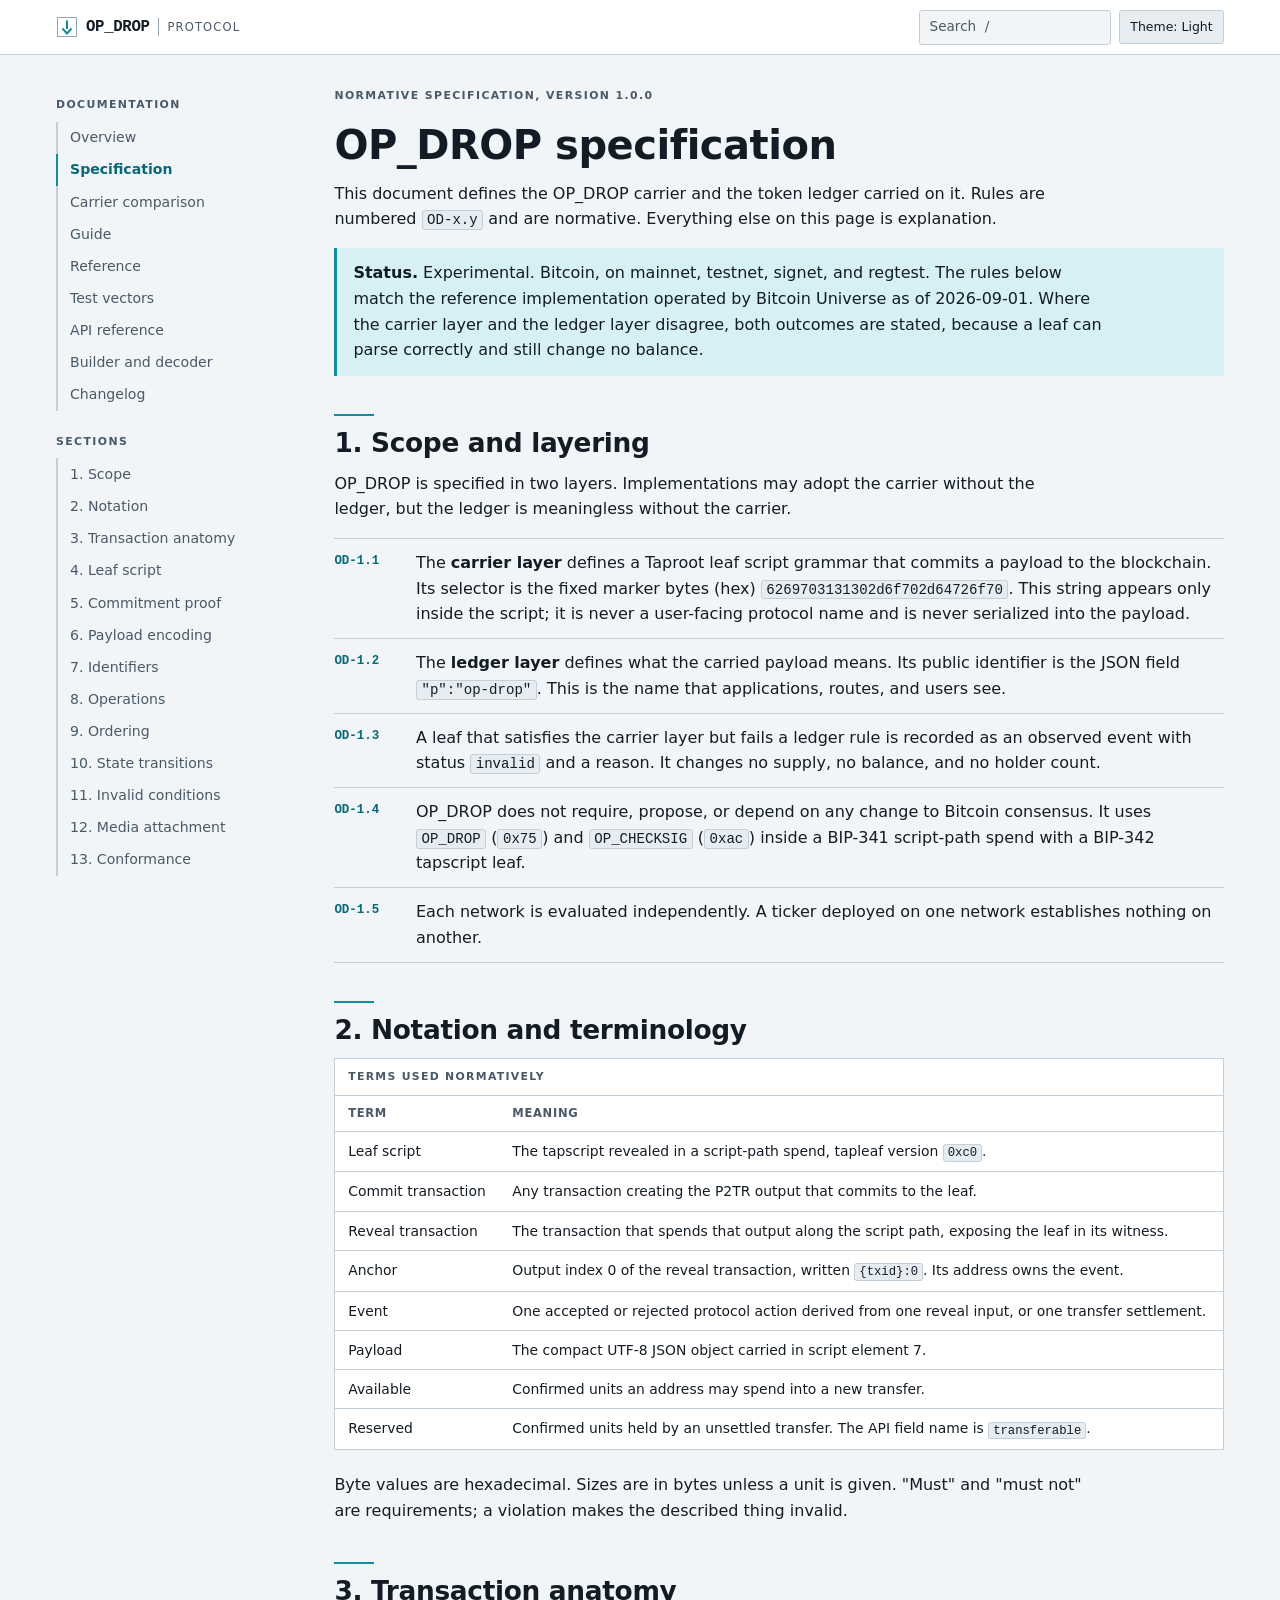
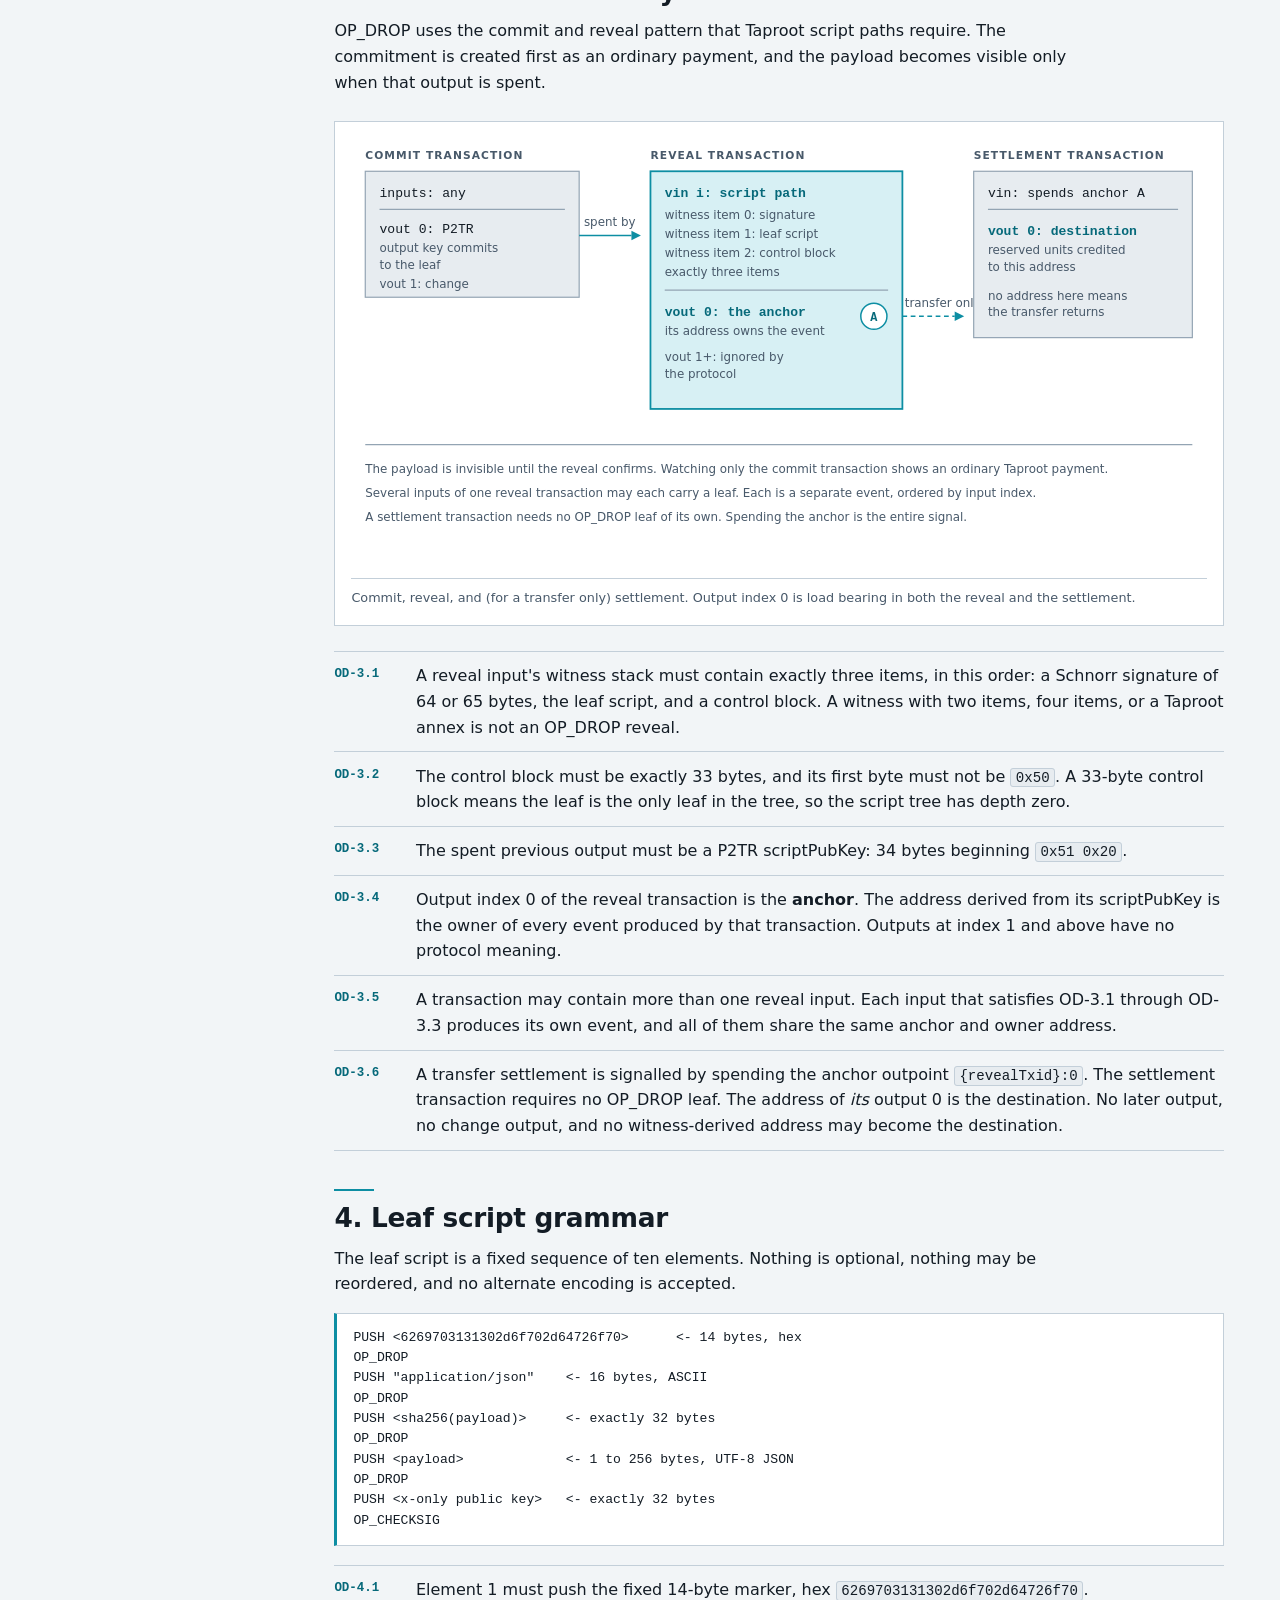
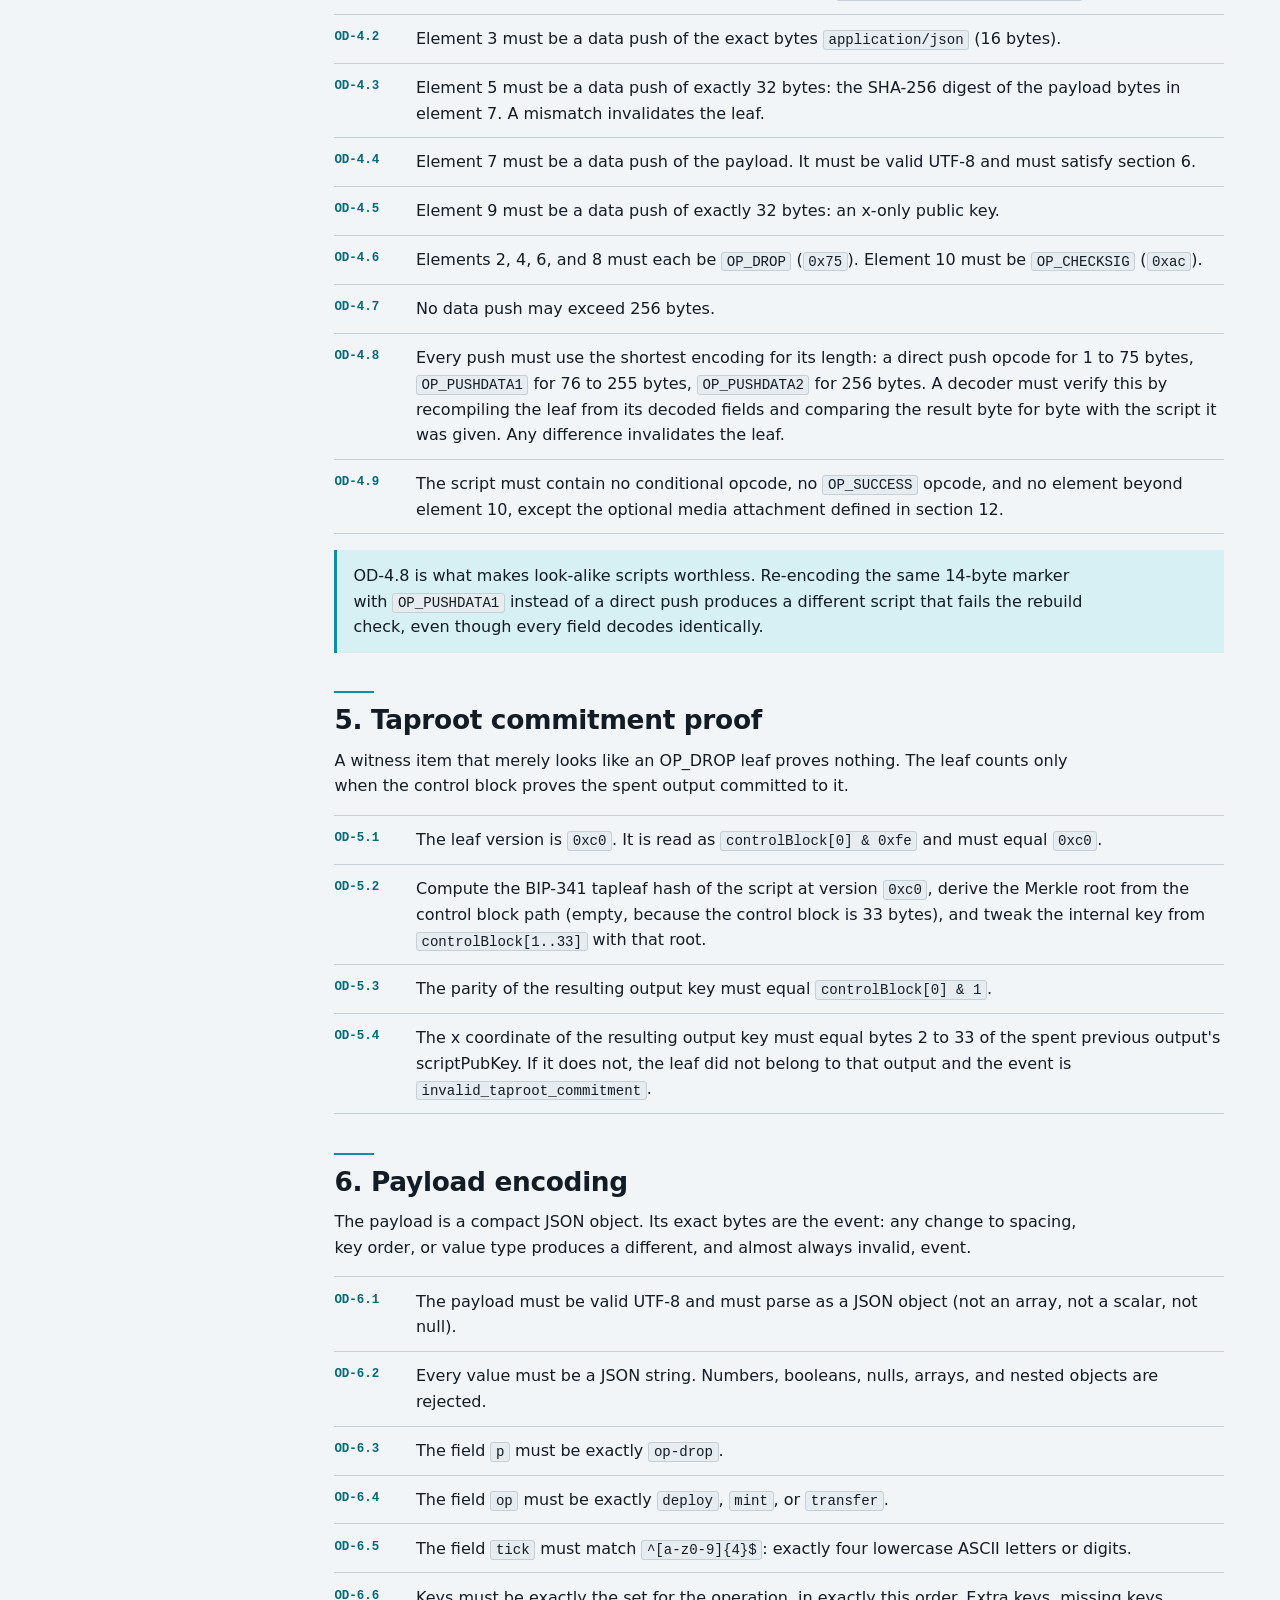
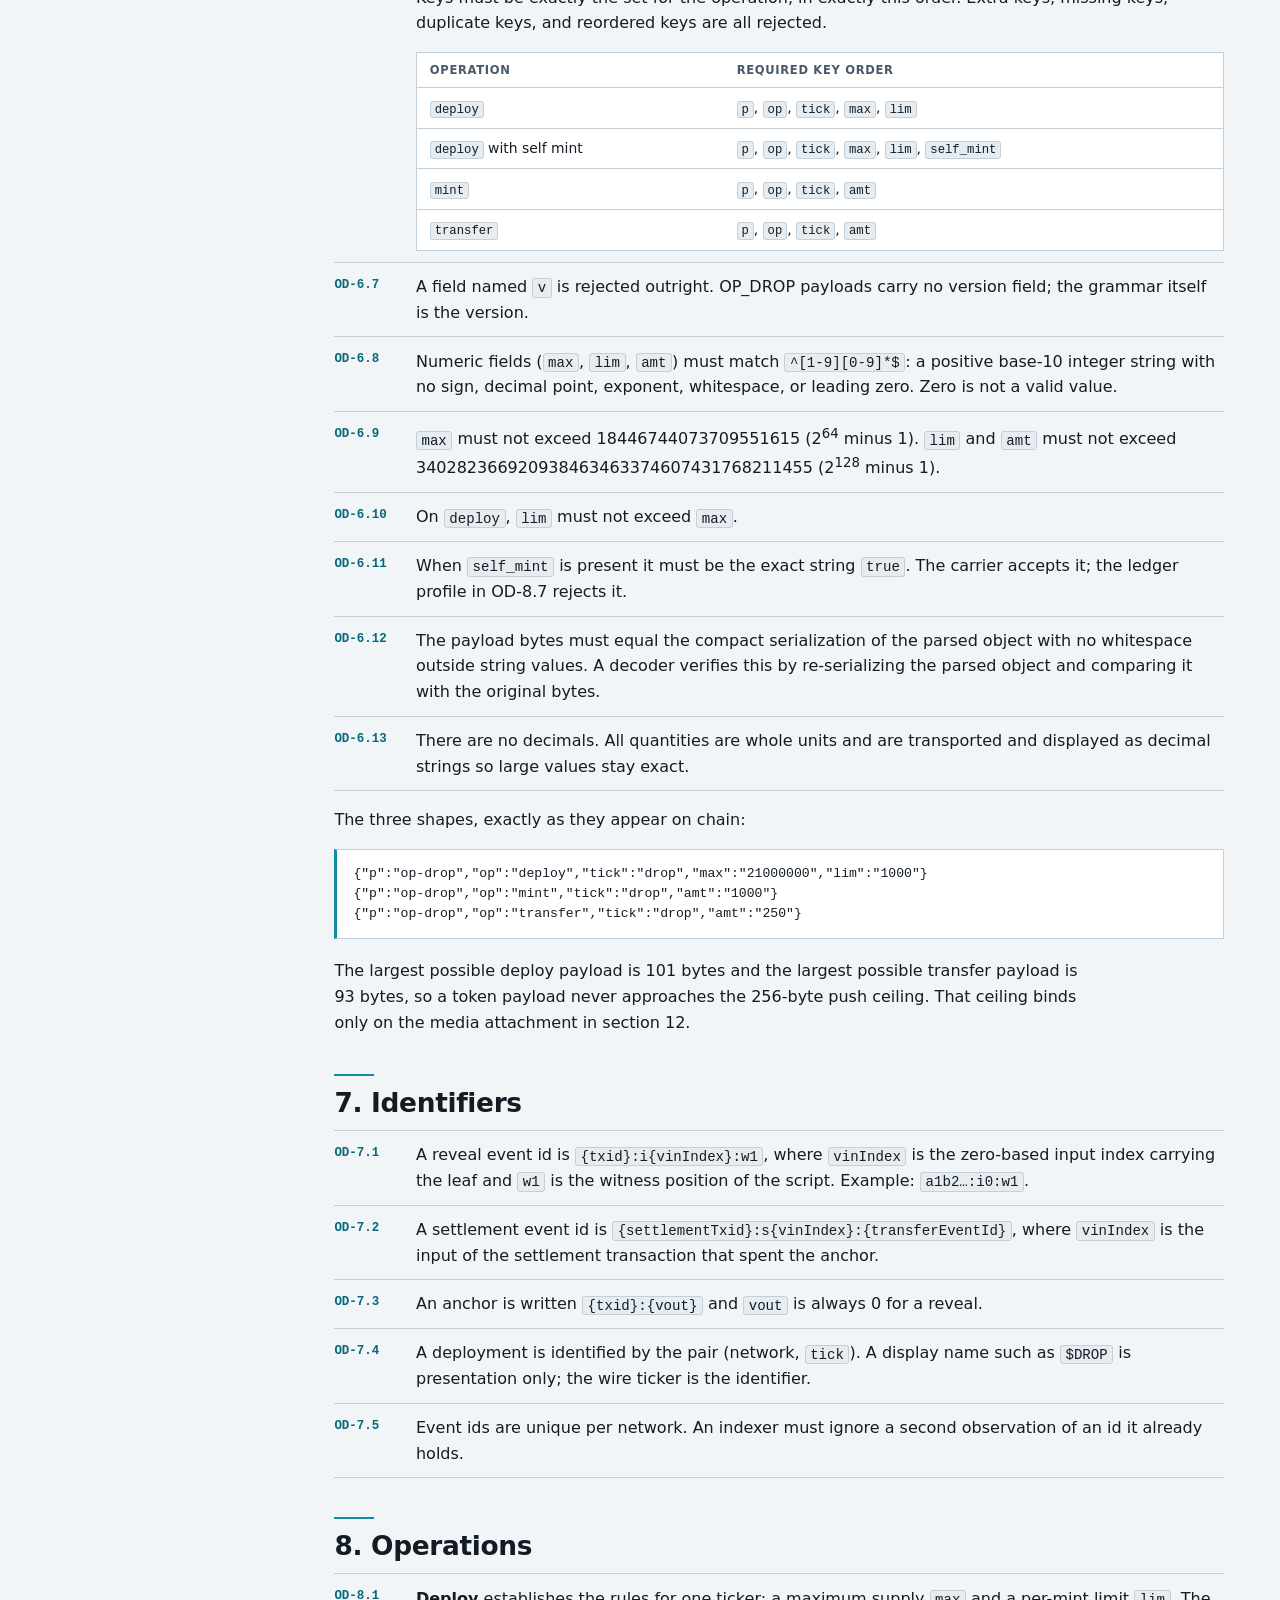
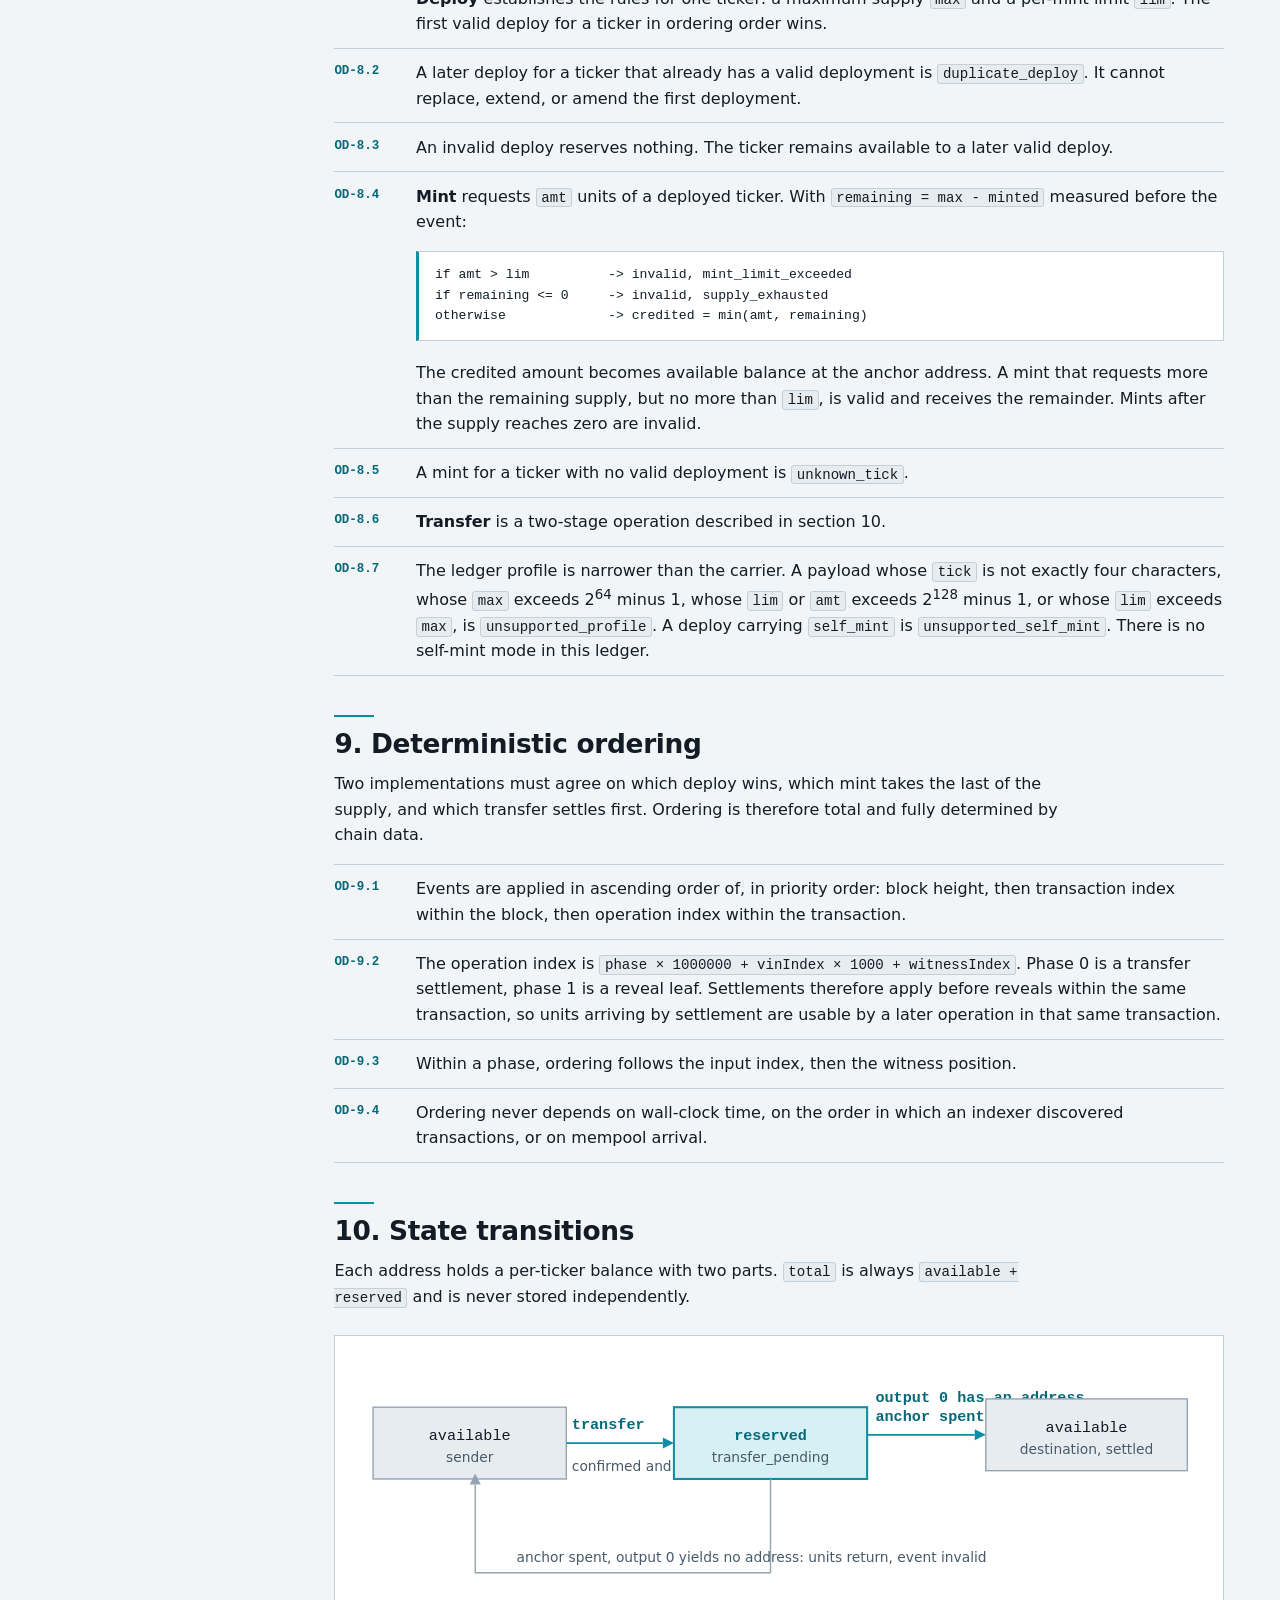
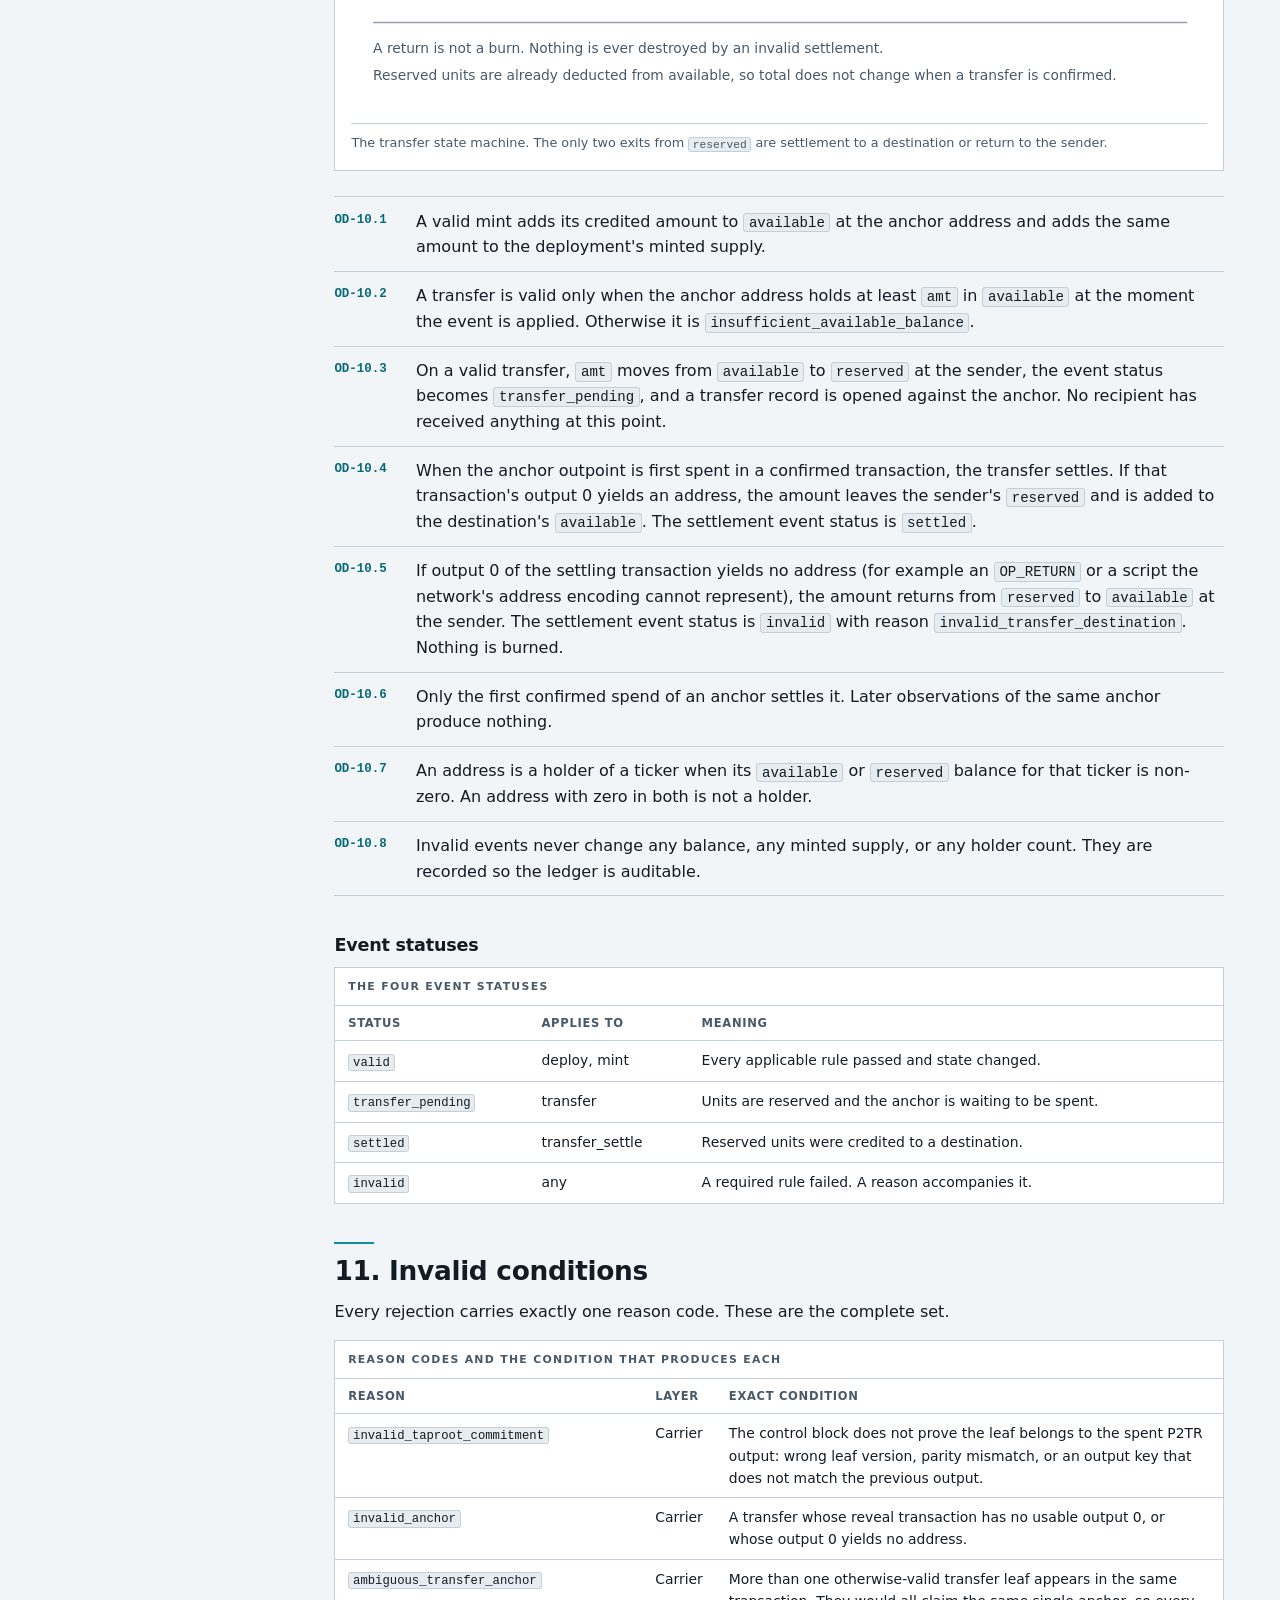
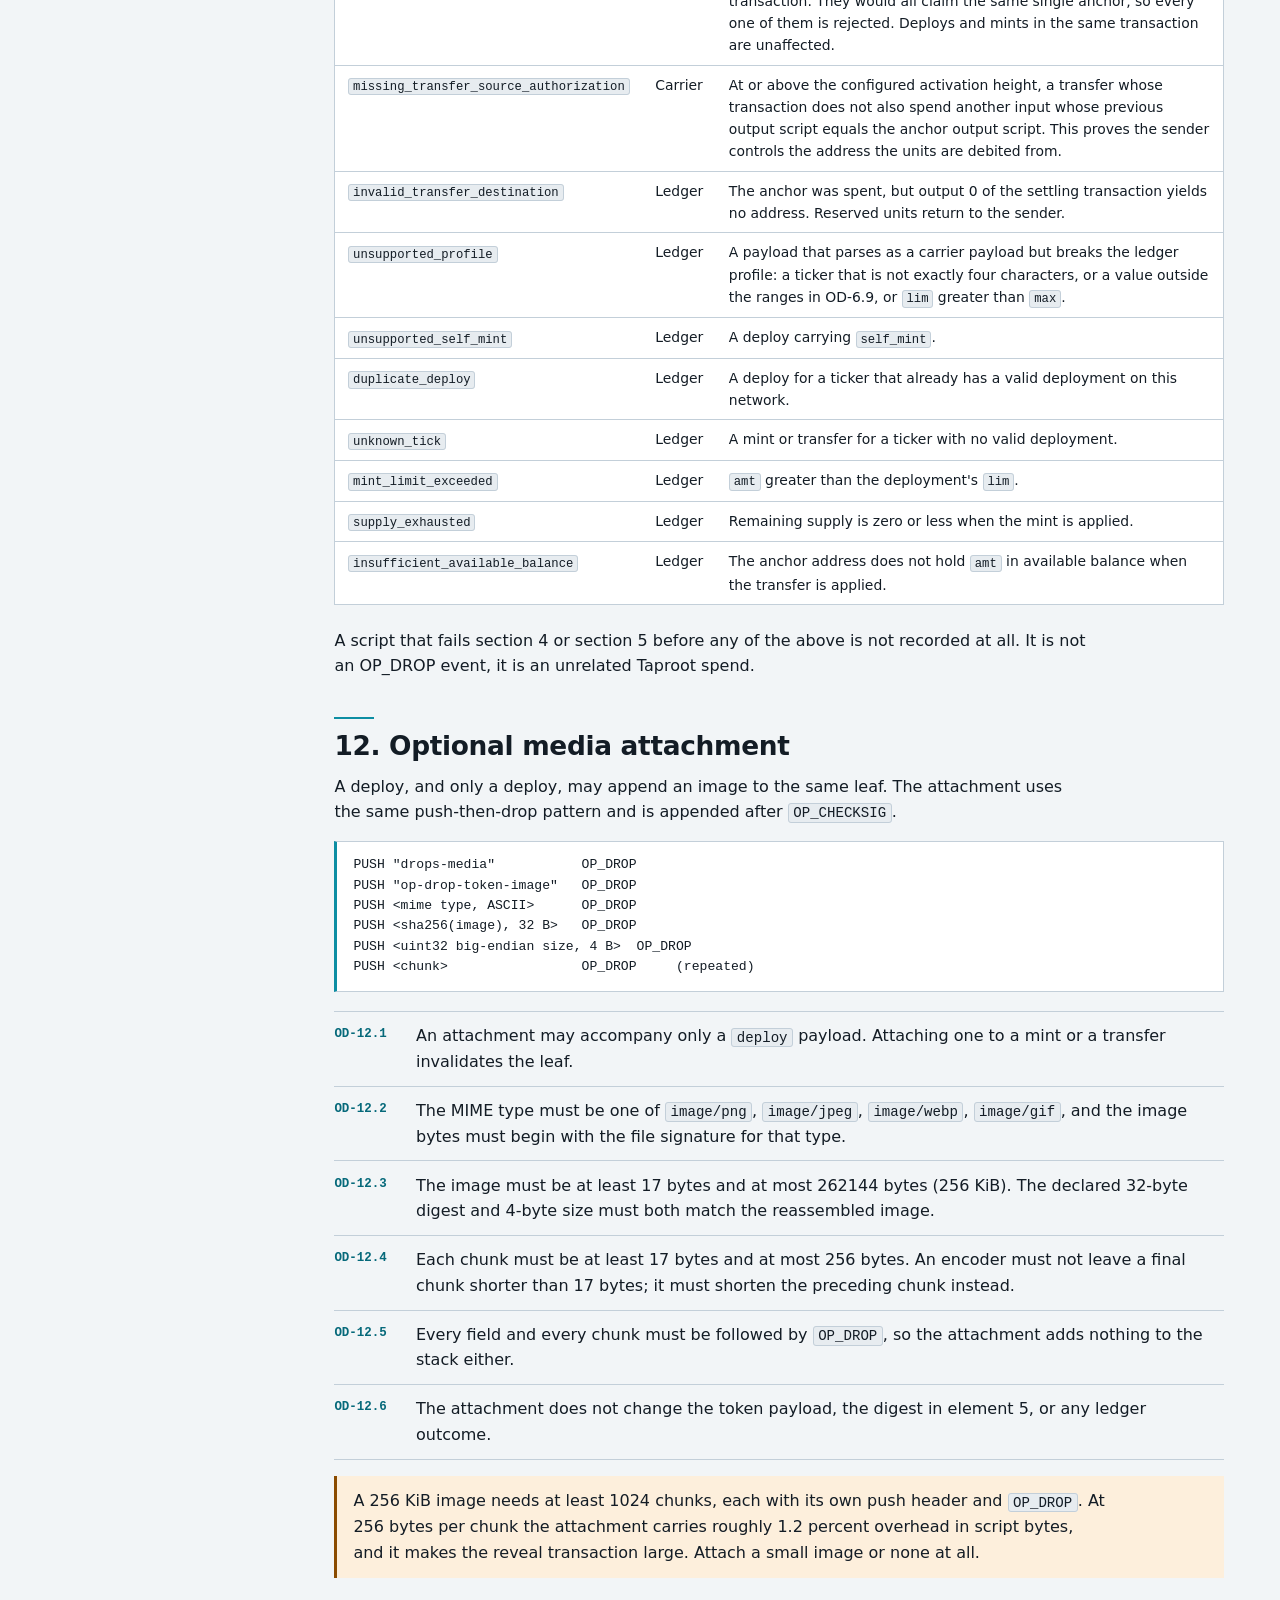
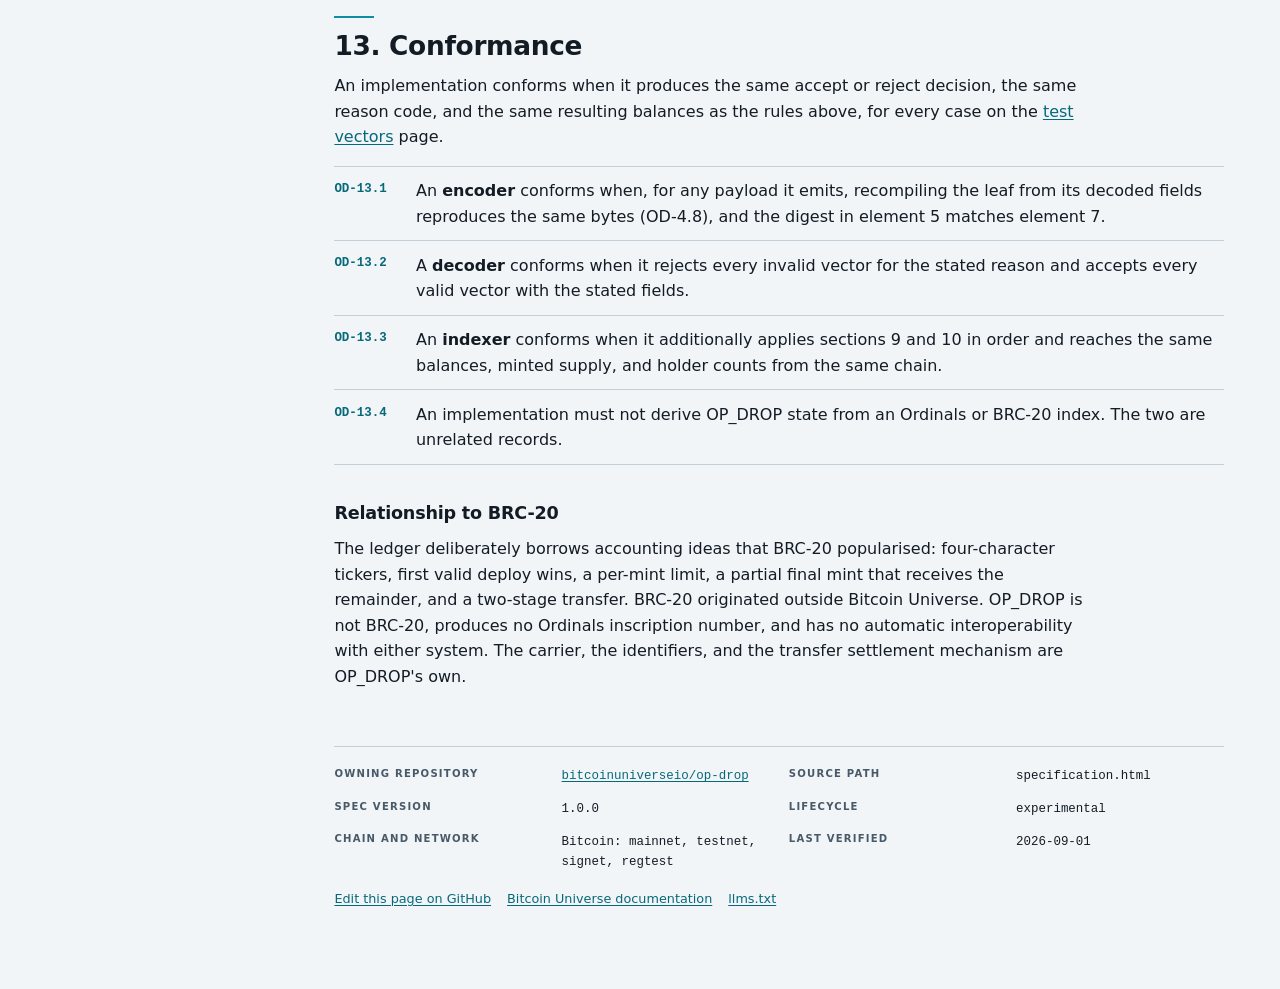
<file: specification.html>
<!doctype html>
<html lang="en">
<head>
<meta charset="utf-8">
<meta name="viewport" content="width=device-width, initial-scale=1">
<title>OP_DROP specification 1.0.0</title>
<meta name="description" content="The normative OP_DROP specification: leaf script grammar, Taproot commitment proof, payload encoding, identifiers, operations, ordering, state transitions, and every invalid condition.">
<link rel="canonical" href="https://bitcoinuniverseio.github.io/op-drop/specification.html">
<meta property="og:type" content="article">
<meta property="og:title" content="OP_DROP specification 1.0.0">
<meta property="og:description" content="Numbered normative rules for the OP_DROP carrier and its token ledger.">
<meta property="og:url" content="https://bitcoinuniverseio.github.io/op-drop/specification.html">
<meta property="og:image" content="https://bitcoinuniverseio.github.io/op-drop/assets/og.svg">
<meta name="twitter:card" content="summary_large_image">
<link rel="icon" href="assets/mark.svg" type="image/svg+xml">
<link rel="stylesheet" href="assets/apparatus.css">
</head>
<body>
<a class="skip" href="#main">Skip to content</a>

<header class="masthead">
  <div class="masthead-in">
    <a class="brand" href="./">
      <svg width="22" height="22" viewBox="0 0 22 22" aria-hidden="true" focusable="false">
        <rect x="1.5" y="1.5" width="19" height="19" fill="none" stroke="var(--rule-strong)"></rect>
        <path d="M11 4.5v8.5" stroke="var(--accent-line)" stroke-width="2" fill="none"></path>
        <path d="M6.5 12.5 11 17.5l4.5-5" fill="none" stroke="var(--accent-line)" stroke-width="2"></path>
      </svg>
      OP_DROP<span class="brand-sub">Protocol</span>
    </a>
    <div class="masthead-tools">
      <div class="searchbox jsonly">
        <label class="skip" for="search-input">Search this site</label>
        <input type="search" id="search-input" data-base="" placeholder="Search  /" autocomplete="off">
        <div id="search-results" role="region" aria-live="polite" aria-label="Search results" hidden></div>
      </div>
      <button type="button" class="tbtn jsonly" id="theme-toggle" aria-pressed="false">Theme: <span class="theme-label">Light</span></button>
    </div>
  </div>
</header>

<div class="shell">
  <aside class="sidebar">
    <span class="label">Documentation</span>
    <nav aria-label="Site sections">
      <ul>
        <li><a href="./">Overview</a></li>
        <li><a href="specification.html" aria-current="page">Specification</a></li>
        <li><a href="carriers.html">Carrier comparison</a></li>
        <li><a href="guide.html">Guide</a></li>
        <li><a href="reference.html">Reference</a></li>
        <li><a href="test-vectors.html">Test vectors</a></li>
        <li><a href="api.html">API reference</a></li>
        <li><a href="tool.html">Builder and decoder</a></li>
        <li><a href="changelog.html">Changelog</a></li>
      </ul>
    </nav>
    <span class="label">Sections</span>
    <nav aria-label="Sections of this page">
      <ul>
        <li><a href="#scope">1. Scope</a></li>
        <li><a href="#notation">2. Notation</a></li>
        <li><a href="#anatomy">3. Transaction anatomy</a></li>
        <li><a href="#script">4. Leaf script</a></li>
        <li><a href="#commitment">5. Commitment proof</a></li>
        <li><a href="#payload">6. Payload encoding</a></li>
        <li><a href="#identifiers">7. Identifiers</a></li>
        <li><a href="#operations">8. Operations</a></li>
        <li><a href="#ordering">9. Ordering</a></li>
        <li><a href="#ledger">10. State transitions</a></li>
        <li><a href="#invalid">11. Invalid conditions</a></li>
        <li><a href="#media">12. Media attachment</a></li>
        <li><a href="#conformance">13. Conformance</a></li>
      </ul>
    </nav>
  </aside>

  <main id="main">
    <p class="kicker label">Normative specification, version 1.0.0</p>
    <h1>OP_DROP specification</h1>
    <p class="lede">This document defines the OP_DROP carrier and the token ledger carried on it. Rules are numbered <code>OD-x.y</code> and are normative. Everything else on this page is explanation.</p>

    <div class="note">
      <p><strong>Status.</strong> Experimental. Bitcoin, on mainnet, testnet, signet, and regtest. The rules below match the reference implementation operated by Bitcoin Universe as of 2026-09-01. Where the carrier layer and the ledger layer disagree, both outcomes are stated, because a leaf can parse correctly and still change no balance.</p>
    </div>

    <h2 id="scope">1. Scope and layering</h2>
    <p>OP_DROP is specified in two layers. Implementations may adopt the carrier without the ledger, but the ledger is meaningless without the carrier.</p>
    <ul class="rules">
      <li><span class="rid">OD-1.1</span><div class="rbody"><p>The <strong>carrier layer</strong> defines a Taproot leaf script grammar that commits a payload to the blockchain. Its selector is the fixed marker bytes (hex) <code>6269703131302d6f702d64726f70</code>. This string appears only inside the script; it is never a user-facing protocol name and is never serialized into the payload.</p></div></li>
      <li><span class="rid">OD-1.2</span><div class="rbody"><p>The <strong>ledger layer</strong> defines what the carried payload means. Its public identifier is the JSON field <code>"p":"op-drop"</code>. This is the name that applications, routes, and users see.</p></div></li>
      <li><span class="rid">OD-1.3</span><div class="rbody"><p>A leaf that satisfies the carrier layer but fails a ledger rule is recorded as an observed event with status <code>invalid</code> and a reason. It changes no supply, no balance, and no holder count.</p></div></li>
      <li><span class="rid">OD-1.4</span><div class="rbody"><p>OP_DROP does not require, propose, or depend on any change to Bitcoin consensus. It uses <code>OP_DROP</code> (<code>0x75</code>) and <code>OP_CHECKSIG</code> (<code>0xac</code>) inside a BIP-341 script-path spend with a BIP-342 tapscript leaf.</p></div></li>
      <li><span class="rid">OD-1.5</span><div class="rbody"><p>Each network is evaluated independently. A ticker deployed on one network establishes nothing on another.</p></div></li>
    </ul>

    <h2 id="notation">2. Notation and terminology</h2>
    <div class="tablewrap">
      <table>
        <caption>Terms used normatively</caption>
        <thead><tr><th>Term</th><th>Meaning</th></tr></thead>
        <tbody>
          <tr><td>Leaf script</td><td>The tapscript revealed in a script-path spend, tapleaf version <code>0xc0</code>.</td></tr>
          <tr><td>Commit transaction</td><td>Any transaction creating the P2TR output that commits to the leaf.</td></tr>
          <tr><td>Reveal transaction</td><td>The transaction that spends that output along the script path, exposing the leaf in its witness.</td></tr>
          <tr><td>Anchor</td><td>Output index 0 of the reveal transaction, written <code>{txid}:0</code>. Its address owns the event.</td></tr>
          <tr><td>Event</td><td>One accepted or rejected protocol action derived from one reveal input, or one transfer settlement.</td></tr>
          <tr><td>Payload</td><td>The compact UTF-8 JSON object carried in script element 7.</td></tr>
          <tr><td>Available</td><td>Confirmed units an address may spend into a new transfer.</td></tr>
          <tr><td>Reserved</td><td>Confirmed units held by an unsettled transfer. The API field name is <code>transferable</code>.</td></tr>
        </tbody>
      </table>
    </div>
    <p>Byte values are hexadecimal. Sizes are in bytes unless a unit is given. "Must" and "must not" are requirements; a violation makes the described thing invalid.</p>

    <h2 id="anatomy">3. Transaction anatomy</h2>
    <p>OP_DROP uses the commit and reveal pattern that Taproot script paths require. The commitment is created first as an ordinary payment, and the payload becomes visible only when that output is spent.</p>

    <figure class="figscroll figwide">
      <svg viewBox="0 0 720 360" role="img" aria-labelledby="fig-anat-t fig-anat-d">
        <title id="fig-anat-t">Commit and reveal transaction anatomy for OP_DROP</title>
        <desc id="fig-anat-d">On the left, a commit transaction pays to a Taproot output whose output key commits to the OP_DROP leaf. In the middle, a reveal transaction spends that output. Its witness holds exactly three items: a Schnorr signature, the leaf script, and a 33-byte control block. Its output 0 is the anchor, and the address of that output owns the event. On the right, for a transfer only, a later transaction spends the anchor, and the address of that later transaction's output 0 becomes the settlement destination.</desc>

        <!-- commit -->
        <text class="d-cap" x="12" y="18">Commit transaction</text>
        <rect x="12" y="28" width="180" height="106" class="d-box"></rect>
        <text class="d-tm" x="24" y="50">inputs: any</text>
        <line x1="24" y1="60" x2="180" y2="60" class="d-lead"></line>
        <text class="d-tm" x="24" y="80">vout 0: P2TR</text>
        <text class="d-tmute" x="24" y="96">output key commits</text>
        <text class="d-tmute" x="24" y="110">to the leaf</text>
        <text class="d-tmute" x="24" y="126">vout 1: change</text>

        <path d="M192 82 H236" class="d-lead-a"></path>
        <path d="M236 78 v8 l8 -4 z" class="d-arrow-a"></path>
        <text class="d-tmute" x="196" y="74">spent by</text>

        <!-- reveal -->
        <text class="d-cap" x="252" y="18">Reveal transaction</text>
        <rect x="252" y="28" width="212" height="200" class="d-box-a"></rect>
        <text class="d-ta" x="264" y="50">vin i: script path</text>
        <text class="d-tmute" x="264" y="68">witness item 0: signature</text>
        <text class="d-tmute" x="264" y="84">witness item 1: leaf script</text>
        <text class="d-tmute" x="264" y="100">witness item 2: control block</text>
        <text class="d-tmute" x="264" y="116">exactly three items</text>
        <line x1="264" y1="128" x2="452" y2="128" class="d-lead"></line>
        <text class="d-ta" x="264" y="150">vout 0: the anchor</text>
        <text class="d-tmute" x="264" y="166">its address owns the event</text>
        <text class="d-tmute" x="264" y="188">vout 1+: ignored by</text>
        <text class="d-tmute" x="264" y="202">the protocol</text>
        <circle cx="440" cy="150" r="11" class="d-num"></circle>
        <circle cx="440" cy="150" r="11" class="d-numring"></circle>
        <text class="d-numtext" x="440" y="154" text-anchor="middle">A</text>

        <path d="M464 150 H508" class="d-lead-a" stroke-dasharray="4 3"></path>
        <path d="M508 146 v8 l8 -4 z" class="d-arrow-a"></path>
        <text class="d-tmute" x="466" y="142">transfer only</text>

        <!-- settlement -->
        <text class="d-cap" x="524" y="18">Settlement transaction</text>
        <rect x="524" y="28" width="184" height="140" class="d-box"></rect>
        <text class="d-tm" x="536" y="50">vin: spends anchor A</text>
        <line x1="536" y1="60" x2="696" y2="60" class="d-lead"></line>
        <text class="d-ta" x="536" y="82">vout 0: destination</text>
        <text class="d-tmute" x="536" y="98">reserved units credited</text>
        <text class="d-tmute" x="536" y="112">to this address</text>
        <text class="d-tmute" x="536" y="136">no address here means</text>
        <text class="d-tmute" x="536" y="150">the transfer returns</text>

        <line x1="12" y1="258" x2="708" y2="258" class="d-lead"></line>
        <text class="d-tmute" x="12" y="282">The payload is invisible until the reveal confirms. Watching only the commit transaction shows an ordinary Taproot payment.</text>
        <text class="d-tmute" x="12" y="302">Several inputs of one reveal transaction may each carry a leaf. Each is a separate event, ordered by input index.</text>
        <text class="d-tmute" x="12" y="322">A settlement transaction needs no OP_DROP leaf of its own. Spending the anchor is the entire signal.</text>
      </svg>
      <figcaption>Commit, reveal, and (for a transfer only) settlement. Output index 0 is load bearing in both the reveal and the settlement.</figcaption>
    </figure>

    <ul class="rules">
      <li><span class="rid">OD-3.1</span><div class="rbody"><p>A reveal input's witness stack must contain exactly three items, in this order: a Schnorr signature of 64 or 65 bytes, the leaf script, and a control block. A witness with two items, four items, or a Taproot annex is not an OP_DROP reveal.</p></div></li>
      <li><span class="rid">OD-3.2</span><div class="rbody"><p>The control block must be exactly 33 bytes, and its first byte must not be <code>0x50</code>. A 33-byte control block means the leaf is the only leaf in the tree, so the script tree has depth zero.</p></div></li>
      <li><span class="rid">OD-3.3</span><div class="rbody"><p>The spent previous output must be a P2TR scriptPubKey: 34 bytes beginning <code>0x51 0x20</code>.</p></div></li>
      <li><span class="rid">OD-3.4</span><div class="rbody"><p>Output index 0 of the reveal transaction is the <strong>anchor</strong>. The address derived from its scriptPubKey is the owner of every event produced by that transaction. Outputs at index 1 and above have no protocol meaning.</p></div></li>
      <li><span class="rid">OD-3.5</span><div class="rbody"><p>A transaction may contain more than one reveal input. Each input that satisfies OD-3.1 through OD-3.3 produces its own event, and all of them share the same anchor and owner address.</p></div></li>
      <li><span class="rid">OD-3.6</span><div class="rbody"><p>A transfer settlement is signalled by spending the anchor outpoint <code>{revealTxid}:0</code>. The settlement transaction requires no OP_DROP leaf. The address of <em>its</em> output 0 is the destination. No later output, no change output, and no witness-derived address may become the destination.</p></div></li>
    </ul>

    <h2 id="script">4. Leaf script grammar</h2>
    <p>The leaf script is a fixed sequence of ten elements. Nothing is optional, nothing may be reordered, and no alternate encoding is accepted.</p>

<pre><code>PUSH &lt;6269703131302d6f702d64726f70&gt;      &lt;- 14 bytes, hex
OP_DROP
PUSH "application/json"    &lt;- 16 bytes, ASCII
OP_DROP
PUSH &lt;sha256(payload)&gt;     &lt;- exactly 32 bytes
OP_DROP
PUSH &lt;payload&gt;             &lt;- 1 to 256 bytes, UTF-8 JSON
OP_DROP
PUSH &lt;x-only public key&gt;   &lt;- exactly 32 bytes
OP_CHECKSIG</code></pre>

    <ul class="rules">
      <li><span class="rid">OD-4.1</span><div class="rbody"><p>Element 1 must push the fixed 14-byte marker, hex <code>6269703131302d6f702d64726f70</code>.</p></div></li>
      <li><span class="rid">OD-4.2</span><div class="rbody"><p>Element 3 must be a data push of the exact bytes <code>application/json</code> (16 bytes).</p></div></li>
      <li><span class="rid">OD-4.3</span><div class="rbody"><p>Element 5 must be a data push of exactly 32 bytes: the SHA-256 digest of the payload bytes in element 7. A mismatch invalidates the leaf.</p></div></li>
      <li><span class="rid">OD-4.4</span><div class="rbody"><p>Element 7 must be a data push of the payload. It must be valid UTF-8 and must satisfy section 6.</p></div></li>
      <li><span class="rid">OD-4.5</span><div class="rbody"><p>Element 9 must be a data push of exactly 32 bytes: an x-only public key.</p></div></li>
      <li><span class="rid">OD-4.6</span><div class="rbody"><p>Elements 2, 4, 6, and 8 must each be <code>OP_DROP</code> (<code>0x75</code>). Element 10 must be <code>OP_CHECKSIG</code> (<code>0xac</code>).</p></div></li>
      <li><span class="rid">OD-4.7</span><div class="rbody"><p>No data push may exceed 256 bytes.</p></div></li>
      <li><span class="rid">OD-4.8</span><div class="rbody"><p>Every push must use the shortest encoding for its length: a direct push opcode for 1 to 75 bytes, <code>OP_PUSHDATA1</code> for 76 to 255 bytes, <code>OP_PUSHDATA2</code> for 256 bytes. A decoder must verify this by recompiling the leaf from its decoded fields and comparing the result byte for byte with the script it was given. Any difference invalidates the leaf.</p></div></li>
      <li><span class="rid">OD-4.9</span><div class="rbody"><p>The script must contain no conditional opcode, no <code>OP_SUCCESS</code> opcode, and no element beyond element 10, except the optional media attachment defined in section 12.</p></div></li>
    </ul>
    <div class="note">
      <p>OD-4.8 is what makes look-alike scripts worthless. Re-encoding the same 14-byte marker with <code>OP_PUSHDATA1</code> instead of a direct push produces a different script that fails the rebuild check, even though every field decodes identically.</p>
    </div>

    <h2 id="commitment">5. Taproot commitment proof</h2>
    <p>A witness item that merely looks like an OP_DROP leaf proves nothing. The leaf counts only when the control block proves the spent output committed to it.</p>
    <ul class="rules">
      <li><span class="rid">OD-5.1</span><div class="rbody"><p>The leaf version is <code>0xc0</code>. It is read as <code>controlBlock[0] &amp; 0xfe</code> and must equal <code>0xc0</code>.</p></div></li>
      <li><span class="rid">OD-5.2</span><div class="rbody"><p>Compute the BIP-341 tapleaf hash of the script at version <code>0xc0</code>, derive the Merkle root from the control block path (empty, because the control block is 33 bytes), and tweak the internal key from <code>controlBlock[1..33]</code> with that root.</p></div></li>
      <li><span class="rid">OD-5.3</span><div class="rbody"><p>The parity of the resulting output key must equal <code>controlBlock[0] &amp; 1</code>.</p></div></li>
      <li><span class="rid">OD-5.4</span><div class="rbody"><p>The x coordinate of the resulting output key must equal bytes 2 to 33 of the spent previous output's scriptPubKey. If it does not, the leaf did not belong to that output and the event is <code>invalid_taproot_commitment</code>.</p></div></li>
    </ul>

    <h2 id="payload">6. Payload encoding</h2>
    <p>The payload is a compact JSON object. Its exact bytes are the event: any change to spacing, key order, or value type produces a different, and almost always invalid, event.</p>
    <ul class="rules">
      <li><span class="rid">OD-6.1</span><div class="rbody"><p>The payload must be valid UTF-8 and must parse as a JSON object (not an array, not a scalar, not null).</p></div></li>
      <li><span class="rid">OD-6.2</span><div class="rbody"><p>Every value must be a JSON string. Numbers, booleans, nulls, arrays, and nested objects are rejected.</p></div></li>
      <li><span class="rid">OD-6.3</span><div class="rbody"><p>The field <code>p</code> must be exactly <code>op-drop</code>.</p></div></li>
      <li><span class="rid">OD-6.4</span><div class="rbody"><p>The field <code>op</code> must be exactly <code>deploy</code>, <code>mint</code>, or <code>transfer</code>.</p></div></li>
      <li><span class="rid">OD-6.5</span><div class="rbody"><p>The field <code>tick</code> must match <code>^[a-z0-9]{4}$</code>: exactly four lowercase ASCII letters or digits.</p></div></li>
      <li><span class="rid">OD-6.6</span><div class="rbody"><p>Keys must be exactly the set for the operation, in exactly this order. Extra keys, missing keys, duplicate keys, and reordered keys are all rejected.</p>
        <div class="tablewrap"><table><thead><tr><th>Operation</th><th>Required key order</th></tr></thead><tbody>
          <tr><td><code>deploy</code></td><td><code>p</code>, <code>op</code>, <code>tick</code>, <code>max</code>, <code>lim</code></td></tr>
          <tr><td><code>deploy</code> with self mint</td><td><code>p</code>, <code>op</code>, <code>tick</code>, <code>max</code>, <code>lim</code>, <code>self_mint</code></td></tr>
          <tr><td><code>mint</code></td><td><code>p</code>, <code>op</code>, <code>tick</code>, <code>amt</code></td></tr>
          <tr><td><code>transfer</code></td><td><code>p</code>, <code>op</code>, <code>tick</code>, <code>amt</code></td></tr>
        </tbody></table></div>
      </div></li>
      <li><span class="rid">OD-6.7</span><div class="rbody"><p>A field named <code>v</code> is rejected outright. OP_DROP payloads carry no version field; the grammar itself is the version.</p></div></li>
      <li><span class="rid">OD-6.8</span><div class="rbody"><p>Numeric fields (<code>max</code>, <code>lim</code>, <code>amt</code>) must match <code>^[1-9][0-9]*$</code>: a positive base-10 integer string with no sign, decimal point, exponent, whitespace, or leading zero. Zero is not a valid value.</p></div></li>
      <li><span class="rid">OD-6.9</span><div class="rbody"><p><code>max</code> must not exceed 18446744073709551615 (2<sup>64</sup> minus 1). <code>lim</code> and <code>amt</code> must not exceed 340282366920938463463374607431768211455 (2<sup>128</sup> minus 1).</p></div></li>
      <li><span class="rid">OD-6.10</span><div class="rbody"><p>On <code>deploy</code>, <code>lim</code> must not exceed <code>max</code>.</p></div></li>
      <li><span class="rid">OD-6.11</span><div class="rbody"><p>When <code>self_mint</code> is present it must be the exact string <code>true</code>. The carrier accepts it; the ledger profile in OD-8.7 rejects it.</p></div></li>
      <li><span class="rid">OD-6.12</span><div class="rbody"><p>The payload bytes must equal the compact serialization of the parsed object with no whitespace outside string values. A decoder verifies this by re-serializing the parsed object and comparing it with the original bytes.</p></div></li>
      <li><span class="rid">OD-6.13</span><div class="rbody"><p>There are no decimals. All quantities are whole units and are transported and displayed as decimal strings so large values stay exact.</p></div></li>
    </ul>
    <p>The three shapes, exactly as they appear on chain:</p>
<pre><code>{"p":"op-drop","op":"deploy","tick":"drop","max":"21000000","lim":"1000"}
{"p":"op-drop","op":"mint","tick":"drop","amt":"1000"}
{"p":"op-drop","op":"transfer","tick":"drop","amt":"250"}</code></pre>
    <p>The largest possible deploy payload is 101 bytes and the largest possible transfer payload is 93 bytes, so a token payload never approaches the 256-byte push ceiling. That ceiling binds only on the media attachment in section 12.</p>

    <h2 id="identifiers">7. Identifiers</h2>
    <ul class="rules">
      <li><span class="rid">OD-7.1</span><div class="rbody"><p>A reveal event id is <code>{txid}:i{vinIndex}:w1</code>, where <code>vinIndex</code> is the zero-based input index carrying the leaf and <code>w1</code> is the witness position of the script. Example: <code>a1b2…:i0:w1</code>.</p></div></li>
      <li><span class="rid">OD-7.2</span><div class="rbody"><p>A settlement event id is <code>{settlementTxid}:s{vinIndex}:{transferEventId}</code>, where <code>vinIndex</code> is the input of the settlement transaction that spent the anchor.</p></div></li>
      <li><span class="rid">OD-7.3</span><div class="rbody"><p>An anchor is written <code>{txid}:{vout}</code> and <code>vout</code> is always 0 for a reveal.</p></div></li>
      <li><span class="rid">OD-7.4</span><div class="rbody"><p>A deployment is identified by the pair (network, <code>tick</code>). A display name such as <code>$DROP</code> is presentation only; the wire ticker is the identifier.</p></div></li>
      <li><span class="rid">OD-7.5</span><div class="rbody"><p>Event ids are unique per network. An indexer must ignore a second observation of an id it already holds.</p></div></li>
    </ul>

    <h2 id="operations">8. Operations</h2>
    <ul class="rules">
      <li><span class="rid">OD-8.1</span><div class="rbody"><p><strong>Deploy</strong> establishes the rules for one ticker: a maximum supply <code>max</code> and a per-mint limit <code>lim</code>. The first valid deploy for a ticker in ordering order wins.</p></div></li>
      <li><span class="rid">OD-8.2</span><div class="rbody"><p>A later deploy for a ticker that already has a valid deployment is <code>duplicate_deploy</code>. It cannot replace, extend, or amend the first deployment.</p></div></li>
      <li><span class="rid">OD-8.3</span><div class="rbody"><p>An invalid deploy reserves nothing. The ticker remains available to a later valid deploy.</p></div></li>
      <li><span class="rid">OD-8.4</span><div class="rbody"><p><strong>Mint</strong> requests <code>amt</code> units of a deployed ticker. With <code>remaining = max - minted</code> measured before the event:</p>
<pre><code>if amt &gt; lim          -&gt; invalid, mint_limit_exceeded
if remaining &lt;= 0     -&gt; invalid, supply_exhausted
otherwise             -&gt; credited = min(amt, remaining)</code></pre>
        <p>The credited amount becomes available balance at the anchor address. A mint that requests more than the remaining supply, but no more than <code>lim</code>, is valid and receives the remainder. Mints after the supply reaches zero are invalid.</p>
      </div></li>
      <li><span class="rid">OD-8.5</span><div class="rbody"><p>A mint for a ticker with no valid deployment is <code>unknown_tick</code>.</p></div></li>
      <li><span class="rid">OD-8.6</span><div class="rbody"><p><strong>Transfer</strong> is a two-stage operation described in section 10.</p></div></li>
      <li><span class="rid">OD-8.7</span><div class="rbody"><p>The ledger profile is narrower than the carrier. A payload whose <code>tick</code> is not exactly four characters, whose <code>max</code> exceeds 2<sup>64</sup> minus 1, whose <code>lim</code> or <code>amt</code> exceeds 2<sup>128</sup> minus 1, or whose <code>lim</code> exceeds <code>max</code>, is <code>unsupported_profile</code>. A deploy carrying <code>self_mint</code> is <code>unsupported_self_mint</code>. There is no self-mint mode in this ledger.</p></div></li>
    </ul>

    <h2 id="ordering">9. Deterministic ordering</h2>
    <p>Two implementations must agree on which deploy wins, which mint takes the last of the supply, and which transfer settles first. Ordering is therefore total and fully determined by chain data.</p>
    <ul class="rules">
      <li><span class="rid">OD-9.1</span><div class="rbody"><p>Events are applied in ascending order of, in priority order: block height, then transaction index within the block, then operation index within the transaction.</p></div></li>
      <li><span class="rid">OD-9.2</span><div class="rbody"><p>The operation index is <code>phase &times; 1000000 + vinIndex &times; 1000 + witnessIndex</code>. Phase 0 is a transfer settlement, phase 1 is a reveal leaf. Settlements therefore apply before reveals within the same transaction, so units arriving by settlement are usable by a later operation in that same transaction.</p></div></li>
      <li><span class="rid">OD-9.3</span><div class="rbody"><p>Within a phase, ordering follows the input index, then the witness position.</p></div></li>
      <li><span class="rid">OD-9.4</span><div class="rbody"><p>Ordering never depends on wall-clock time, on the order in which an indexer discovered transactions, or on mempool arrival.</p></div></li>
    </ul>

    <h2 id="ledger">10. State transitions</h2>
    <p>Each address holds a per-ticker balance with two parts. <code>total</code> is always <code>available + reserved</code> and is never stored independently.</p>

    <figure class="figscroll">
      <svg viewBox="0 0 620 260" role="img" aria-labelledby="fig-state-t fig-state-d">
        <title id="fig-state-t">Transfer state machine</title>
        <desc id="fig-state-d">Units start as available at the sender. A confirmed valid transfer moves them to reserved and the event status becomes transfer pending. When the anchor is spent, one of two things happens: if the spending transaction's output 0 yields an address, the units leave the sender and become available at that destination and the event status becomes settled; if it does not, the units return to the sender's available balance and the event status becomes invalid with reason invalid transfer destination.</desc>

        <rect x="16" y="40" width="140" height="52" class="d-box"></rect>
        <text class="d-tm" x="86" y="64" text-anchor="middle">available</text>
        <text class="d-tmute" x="86" y="80" text-anchor="middle">sender</text>

        <path d="M156 66 H226" class="d-lead-a"></path>
        <path d="M226 62 v8 l8 -4 z" class="d-arrow-a"></path>
        <text class="d-ta" x="160" y="56">transfer</text>
        <text class="d-tmute" x="160" y="86">confirmed and valid</text>

        <rect x="234" y="40" width="140" height="52" class="d-box-a"></rect>
        <text class="d-ta" x="304" y="64" text-anchor="middle">reserved</text>
        <text class="d-tmute" x="304" y="80" text-anchor="middle">transfer_pending</text>

        <path d="M374 60 H452" class="d-lead-a"></path>
        <path d="M452 56 v8 l8 -4 z" class="d-arrow-a"></path>
        <text class="d-ta" x="380" y="50">anchor spent,</text>
        <text class="d-ta" x="380" y="36">output 0 has an address</text>

        <rect x="460" y="34" width="146" height="52" class="d-box"></rect>
        <text class="d-tm" x="533" y="58" text-anchor="middle">available</text>
        <text class="d-tmute" x="533" y="74" text-anchor="middle">destination, settled</text>

        <path d="M304 92 V160 H90 V96" class="d-lead"></path>
        <path d="M86 96 h8 l-4 -8 z" class="d-arrow"></path>
        <text class="d-tmute" x="120" y="152">anchor spent, output 0 yields no address: units return, event invalid</text>

        <line x1="16" y1="196" x2="606" y2="196" class="d-lead"></line>
        <text class="d-tmute" x="16" y="218">A return is not a burn. Nothing is ever destroyed by an invalid settlement.</text>
        <text class="d-tmute" x="16" y="238">Reserved units are already deducted from available, so total does not change when a transfer is confirmed.</text>
      </svg>
      <figcaption>The transfer state machine. The only two exits from <code>reserved</code> are settlement to a destination or return to the sender.</figcaption>
    </figure>

    <ul class="rules">
      <li><span class="rid">OD-10.1</span><div class="rbody"><p>A valid mint adds its credited amount to <code>available</code> at the anchor address and adds the same amount to the deployment's minted supply.</p></div></li>
      <li><span class="rid">OD-10.2</span><div class="rbody"><p>A transfer is valid only when the anchor address holds at least <code>amt</code> in <code>available</code> at the moment the event is applied. Otherwise it is <code>insufficient_available_balance</code>.</p></div></li>
      <li><span class="rid">OD-10.3</span><div class="rbody"><p>On a valid transfer, <code>amt</code> moves from <code>available</code> to <code>reserved</code> at the sender, the event status becomes <code>transfer_pending</code>, and a transfer record is opened against the anchor. No recipient has received anything at this point.</p></div></li>
      <li><span class="rid">OD-10.4</span><div class="rbody"><p>When the anchor outpoint is first spent in a confirmed transaction, the transfer settles. If that transaction's output 0 yields an address, the amount leaves the sender's <code>reserved</code> and is added to the destination's <code>available</code>. The settlement event status is <code>settled</code>.</p></div></li>
      <li><span class="rid">OD-10.5</span><div class="rbody"><p>If output 0 of the settling transaction yields no address (for example an <code>OP_RETURN</code> or a script the network's address encoding cannot represent), the amount returns from <code>reserved</code> to <code>available</code> at the sender. The settlement event status is <code>invalid</code> with reason <code>invalid_transfer_destination</code>. Nothing is burned.</p></div></li>
      <li><span class="rid">OD-10.6</span><div class="rbody"><p>Only the first confirmed spend of an anchor settles it. Later observations of the same anchor produce nothing.</p></div></li>
      <li><span class="rid">OD-10.7</span><div class="rbody"><p>An address is a holder of a ticker when its <code>available</code> or <code>reserved</code> balance for that ticker is non-zero. An address with zero in both is not a holder.</p></div></li>
      <li><span class="rid">OD-10.8</span><div class="rbody"><p>Invalid events never change any balance, any minted supply, or any holder count. They are recorded so the ledger is auditable.</p></div></li>
    </ul>

    <h3>Event statuses</h3>
    <div class="tablewrap">
      <table>
        <caption>The four event statuses</caption>
        <thead><tr><th>Status</th><th>Applies to</th><th>Meaning</th></tr></thead>
        <tbody>
          <tr><td><code>valid</code></td><td>deploy, mint</td><td>Every applicable rule passed and state changed.</td></tr>
          <tr><td><code>transfer_pending</code></td><td>transfer</td><td>Units are reserved and the anchor is waiting to be spent.</td></tr>
          <tr><td><code>settled</code></td><td>transfer_settle</td><td>Reserved units were credited to a destination.</td></tr>
          <tr><td><code>invalid</code></td><td>any</td><td>A required rule failed. A reason accompanies it.</td></tr>
        </tbody>
      </table>
    </div>

    <h2 id="invalid">11. Invalid conditions</h2>
    <p>Every rejection carries exactly one reason code. These are the complete set.</p>
    <div class="tablewrap">
      <table>
        <caption>Reason codes and the condition that produces each</caption>
        <thead><tr><th>Reason</th><th>Layer</th><th>Exact condition</th></tr></thead>
        <tbody>
          <tr><td><code>invalid_taproot_commitment</code></td><td>Carrier</td><td>The control block does not prove the leaf belongs to the spent P2TR output: wrong leaf version, parity mismatch, or an output key that does not match the previous output.</td></tr>
          <tr><td><code>invalid_anchor</code></td><td>Carrier</td><td>A transfer whose reveal transaction has no usable output 0, or whose output 0 yields no address.</td></tr>
          <tr><td><code>ambiguous_transfer_anchor</code></td><td>Carrier</td><td>More than one otherwise-valid transfer leaf appears in the same transaction. They would all claim the same single anchor, so every one of them is rejected. Deploys and mints in the same transaction are unaffected.</td></tr>
          <tr><td><code>missing_transfer_source_authorization</code></td><td>Carrier</td><td>At or above the configured activation height, a transfer whose transaction does not also spend another input whose previous output script equals the anchor output script. This proves the sender controls the address the units are debited from.</td></tr>
          <tr><td><code>invalid_transfer_destination</code></td><td>Ledger</td><td>The anchor was spent, but output 0 of the settling transaction yields no address. Reserved units return to the sender.</td></tr>
          <tr><td><code>unsupported_profile</code></td><td>Ledger</td><td>A payload that parses as a carrier payload but breaks the ledger profile: a ticker that is not exactly four characters, or a value outside the ranges in OD-6.9, or <code>lim</code> greater than <code>max</code>.</td></tr>
          <tr><td><code>unsupported_self_mint</code></td><td>Ledger</td><td>A deploy carrying <code>self_mint</code>.</td></tr>
          <tr><td><code>duplicate_deploy</code></td><td>Ledger</td><td>A deploy for a ticker that already has a valid deployment on this network.</td></tr>
          <tr><td><code>unknown_tick</code></td><td>Ledger</td><td>A mint or transfer for a ticker with no valid deployment.</td></tr>
          <tr><td><code>mint_limit_exceeded</code></td><td>Ledger</td><td><code>amt</code> greater than the deployment's <code>lim</code>.</td></tr>
          <tr><td><code>supply_exhausted</code></td><td>Ledger</td><td>Remaining supply is zero or less when the mint is applied.</td></tr>
          <tr><td><code>insufficient_available_balance</code></td><td>Ledger</td><td>The anchor address does not hold <code>amt</code> in available balance when the transfer is applied.</td></tr>
        </tbody>
      </table>
    </div>
    <p>A script that fails section 4 or section 5 before any of the above is not recorded at all. It is not an OP_DROP event, it is an unrelated Taproot spend.</p>

    <h2 id="media">12. Optional media attachment</h2>
    <p>A deploy, and only a deploy, may append an image to the same leaf. The attachment uses the same push-then-drop pattern and is appended after <code>OP_CHECKSIG</code>.</p>
<pre><code>PUSH "drops-media"           OP_DROP
PUSH "op-drop-token-image"   OP_DROP
PUSH &lt;mime type, ASCII&gt;      OP_DROP
PUSH &lt;sha256(image), 32 B&gt;   OP_DROP
PUSH &lt;uint32 big-endian size, 4 B&gt;  OP_DROP
PUSH &lt;chunk&gt;                 OP_DROP     (repeated)</code></pre>
    <ul class="rules">
      <li><span class="rid">OD-12.1</span><div class="rbody"><p>An attachment may accompany only a <code>deploy</code> payload. Attaching one to a mint or a transfer invalidates the leaf.</p></div></li>
      <li><span class="rid">OD-12.2</span><div class="rbody"><p>The MIME type must be one of <code>image/png</code>, <code>image/jpeg</code>, <code>image/webp</code>, <code>image/gif</code>, and the image bytes must begin with the file signature for that type.</p></div></li>
      <li><span class="rid">OD-12.3</span><div class="rbody"><p>The image must be at least 17 bytes and at most 262144 bytes (256 KiB). The declared 32-byte digest and 4-byte size must both match the reassembled image.</p></div></li>
      <li><span class="rid">OD-12.4</span><div class="rbody"><p>Each chunk must be at least 17 bytes and at most 256 bytes. An encoder must not leave a final chunk shorter than 17 bytes; it must shorten the preceding chunk instead.</p></div></li>
      <li><span class="rid">OD-12.5</span><div class="rbody"><p>Every field and every chunk must be followed by <code>OP_DROP</code>, so the attachment adds nothing to the stack either.</p></div></li>
      <li><span class="rid">OD-12.6</span><div class="rbody"><p>The attachment does not change the token payload, the digest in element 5, or any ledger outcome.</p></div></li>
    </ul>
    <div class="note warn">
      <p>A 256 KiB image needs at least 1024 chunks, each with its own push header and <code>OP_DROP</code>. At 256 bytes per chunk the attachment carries roughly 1.2 percent overhead in script bytes, and it makes the reveal transaction large. Attach a small image or none at all.</p>
    </div>

    <h2 id="conformance">13. Conformance</h2>
    <p>An implementation conforms when it produces the same accept or reject decision, the same reason code, and the same resulting balances as the rules above, for every case on the <a href="test-vectors.html">test vectors</a> page.</p>
    <ul class="rules">
      <li><span class="rid">OD-13.1</span><div class="rbody"><p>An <strong>encoder</strong> conforms when, for any payload it emits, recompiling the leaf from its decoded fields reproduces the same bytes (OD-4.8), and the digest in element 5 matches element 7.</p></div></li>
      <li><span class="rid">OD-13.2</span><div class="rbody"><p>A <strong>decoder</strong> conforms when it rejects every invalid vector for the stated reason and accepts every valid vector with the stated fields.</p></div></li>
      <li><span class="rid">OD-13.3</span><div class="rbody"><p>An <strong>indexer</strong> conforms when it additionally applies sections 9 and 10 in order and reaches the same balances, minted supply, and holder counts from the same chain.</p></div></li>
      <li><span class="rid">OD-13.4</span><div class="rbody"><p>An implementation must not derive OP_DROP state from an Ordinals or BRC-20 index. The two are unrelated records.</p></div></li>
    </ul>

    <h3>Relationship to BRC-20</h3>
    <p>The ledger deliberately borrows accounting ideas that BRC-20 popularised: four-character tickers, first valid deploy wins, a per-mint limit, a partial final mint that receives the remainder, and a two-stage transfer. BRC-20 originated outside Bitcoin Universe. OP_DROP is not BRC-20, produces no Ordinals inscription number, and has no automatic interoperability with either system. The carrier, the identifiers, and the transfer settlement mechanism are OP_DROP's own.</p>

    <footer class="pagefoot">
      <dl>
        <dt>Owning repository</dt><dd><a href="https://github.com/bitcoinuniverseio/op-drop">bitcoinuniverseio/op-drop</a></dd>
        <dt>Source path</dt><dd>specification.html</dd>
        <dt>Spec version</dt><dd>1.0.0</dd>
        <dt>Lifecycle</dt><dd>experimental</dd>
        <dt>Chain and network</dt><dd>Bitcoin: mainnet, testnet, signet, regtest</dd>
        <dt>Last verified</dt><dd>2026-09-01</dd>
      </dl>
      <p class="foot-links">
        <a href="https://github.com/bitcoinuniverseio/op-drop/edit/main/specification.html">Edit this page on GitHub</a>
        <a href="https://docs.bitcoinuniverse.io">Bitcoin Universe documentation</a>
        <a href="llms.txt">llms.txt</a>
      </p>
    </footer>
  </main>
</div>

<script src="assets/site.js" defer></script>
</body>
</html>
</file>
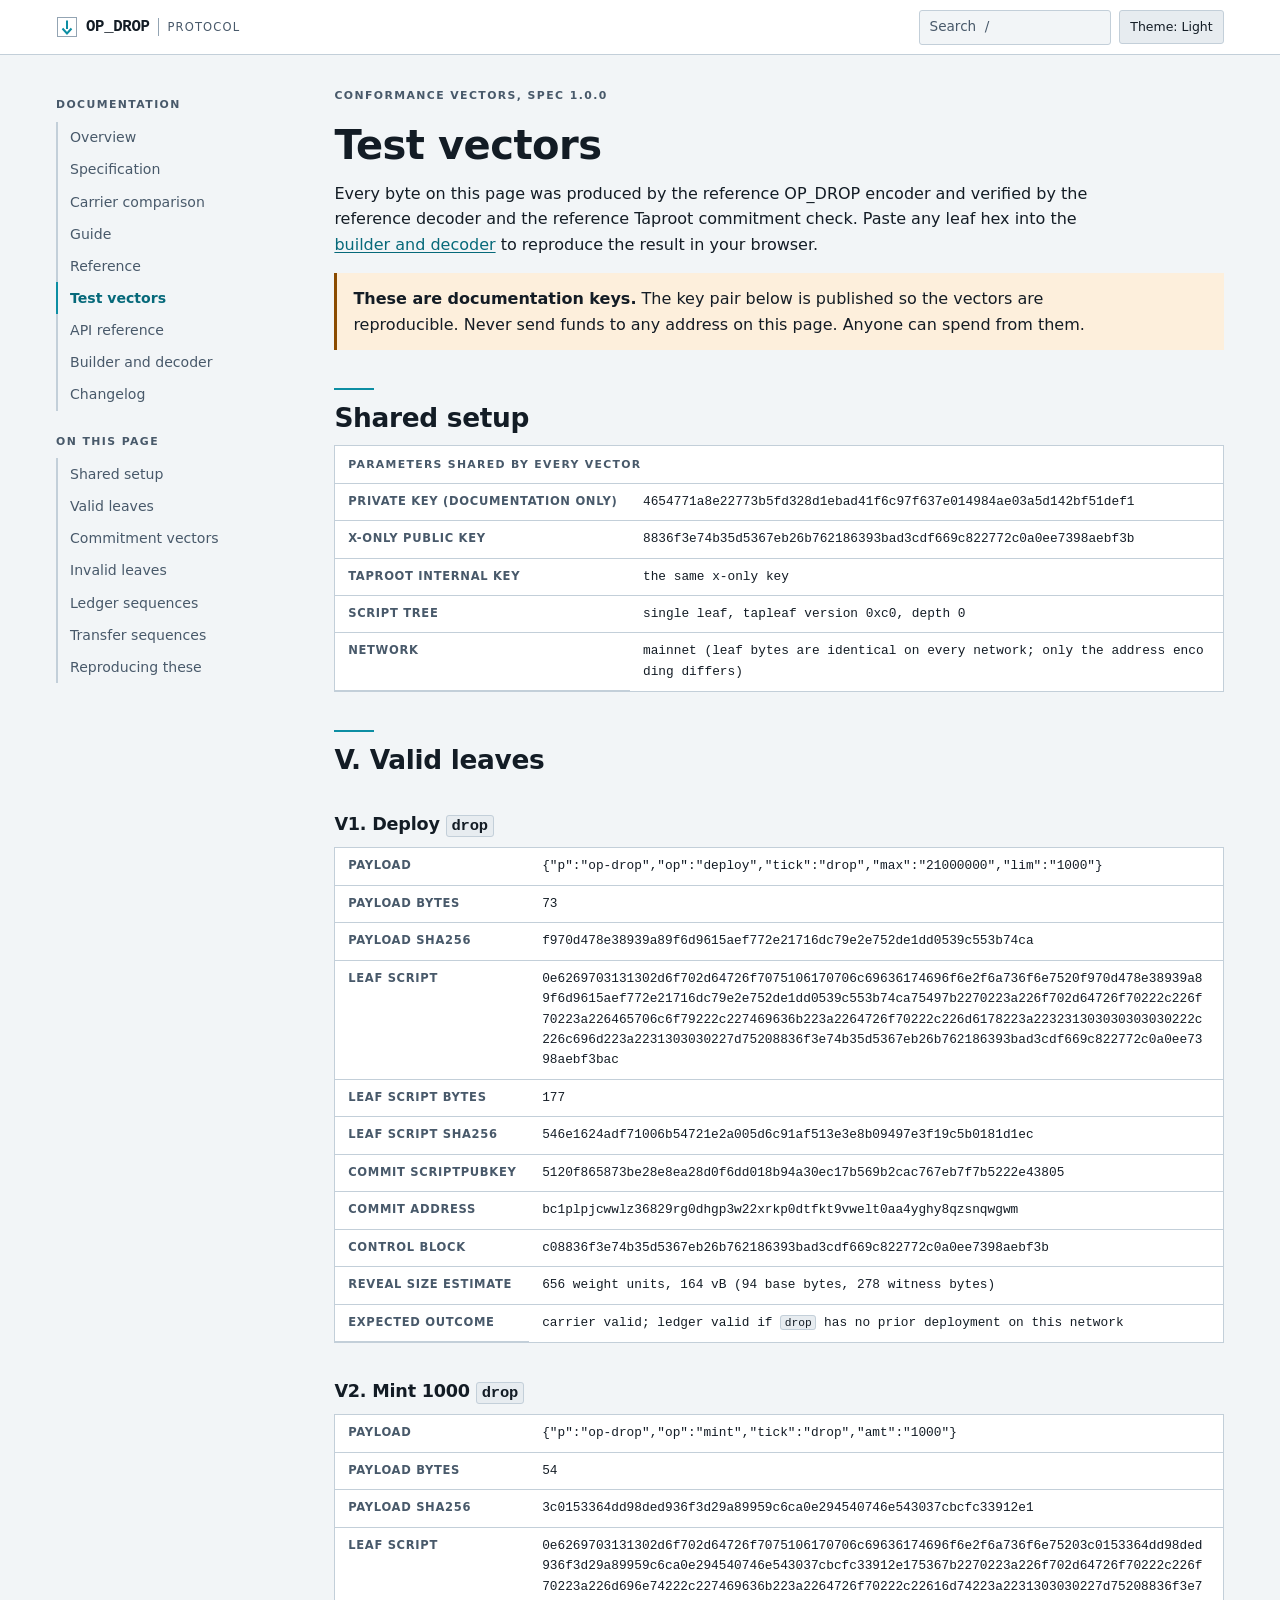
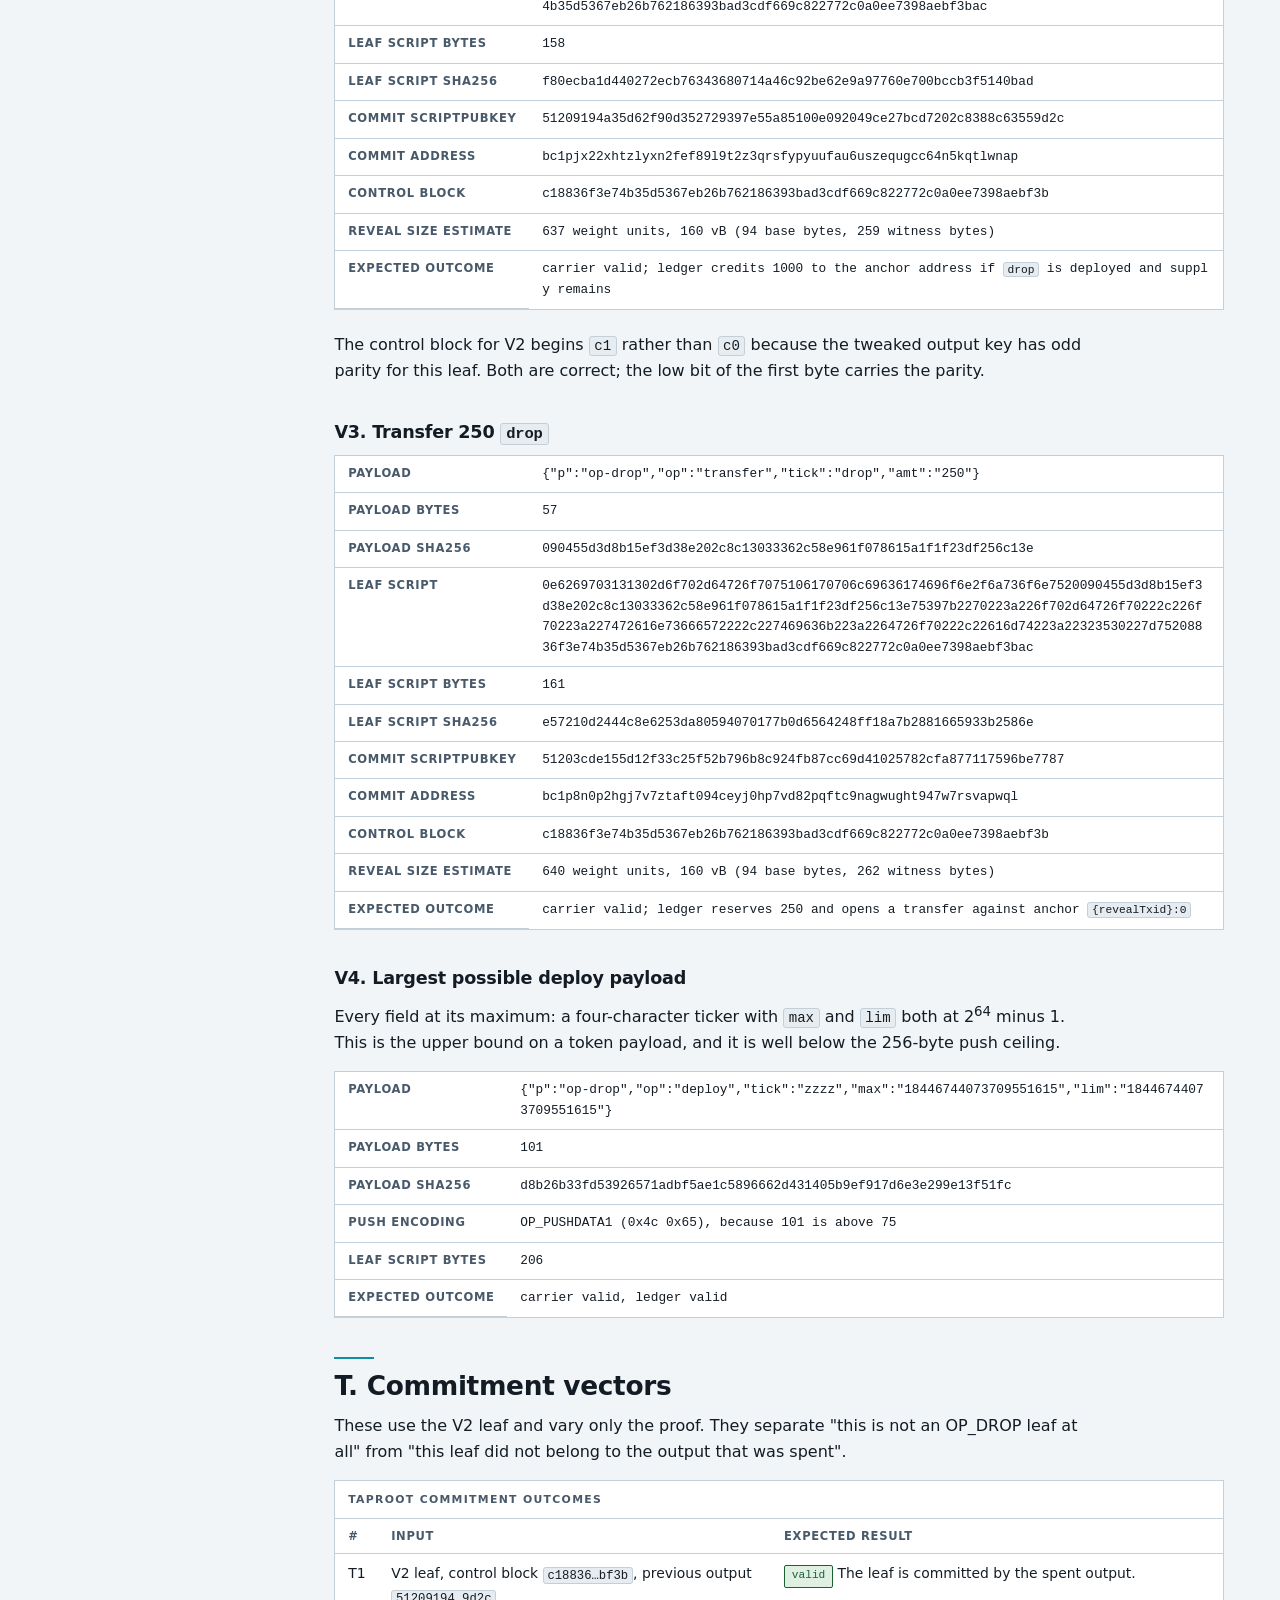
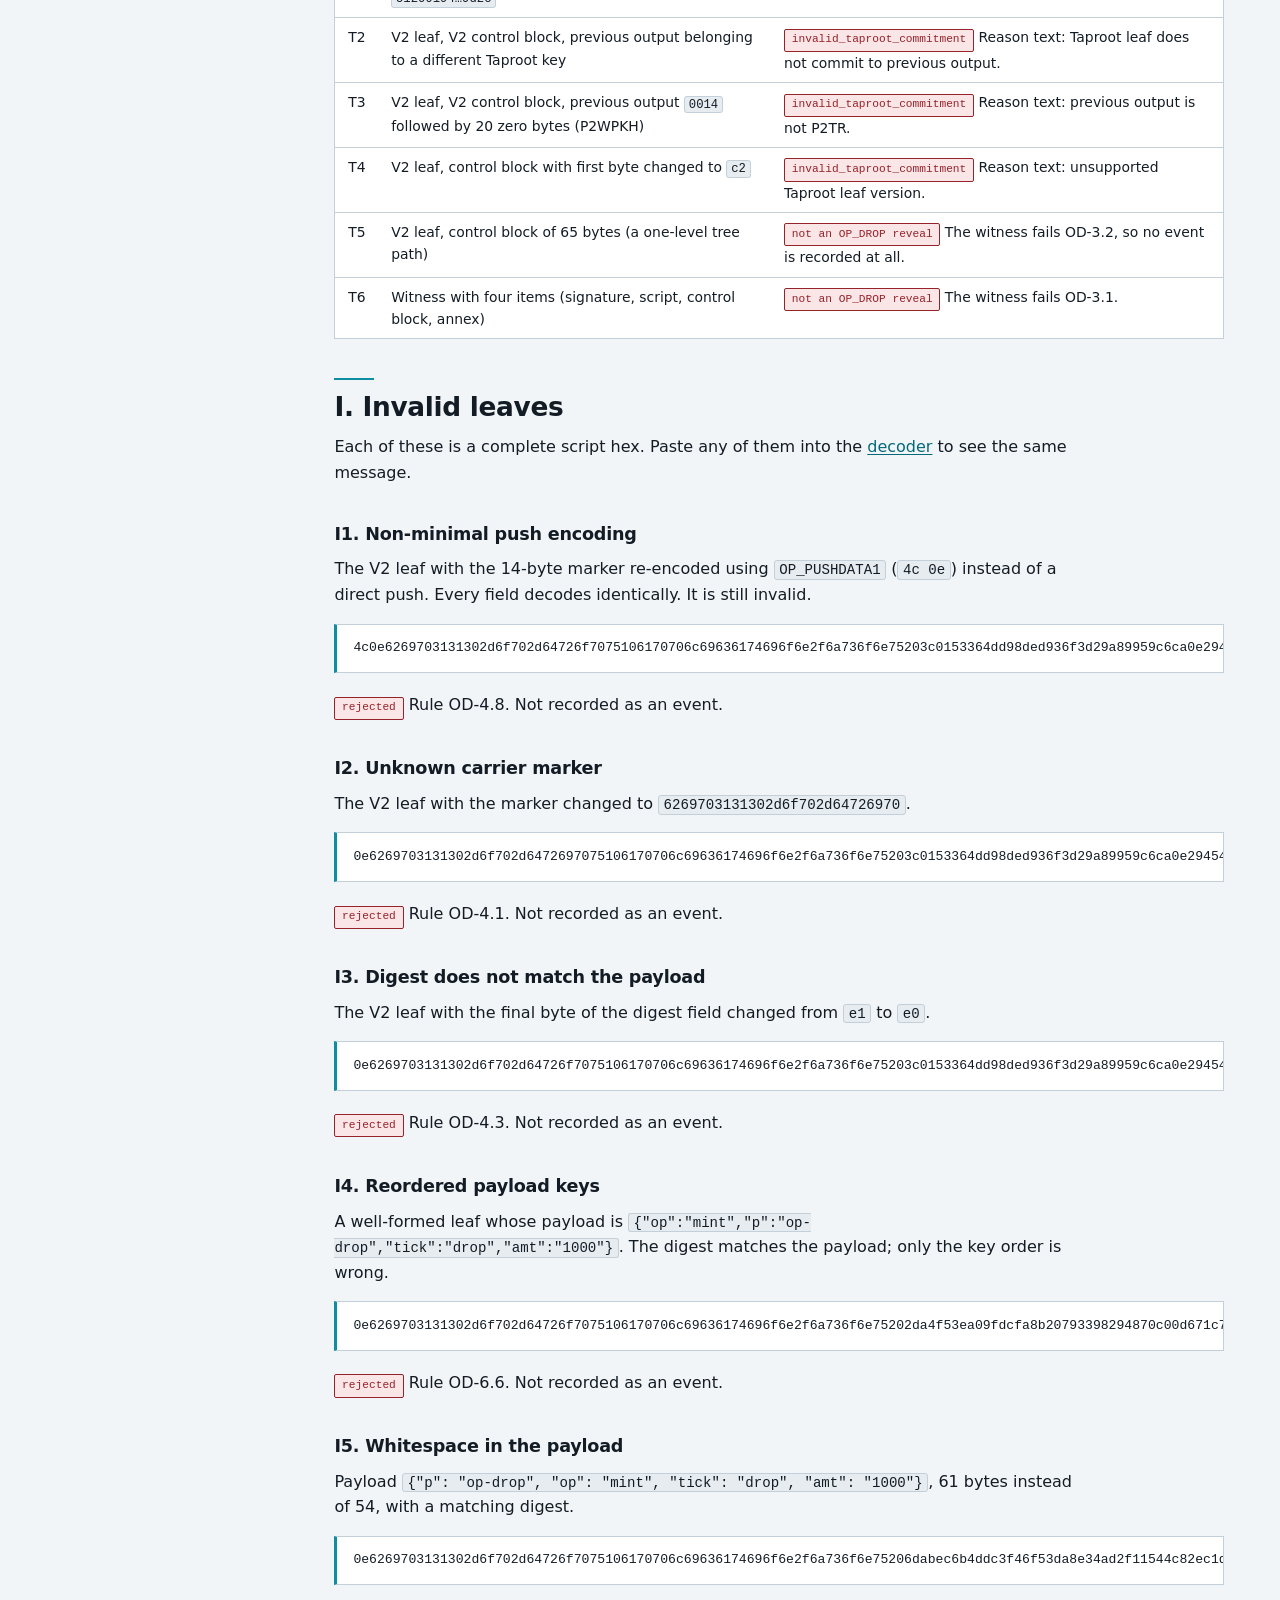
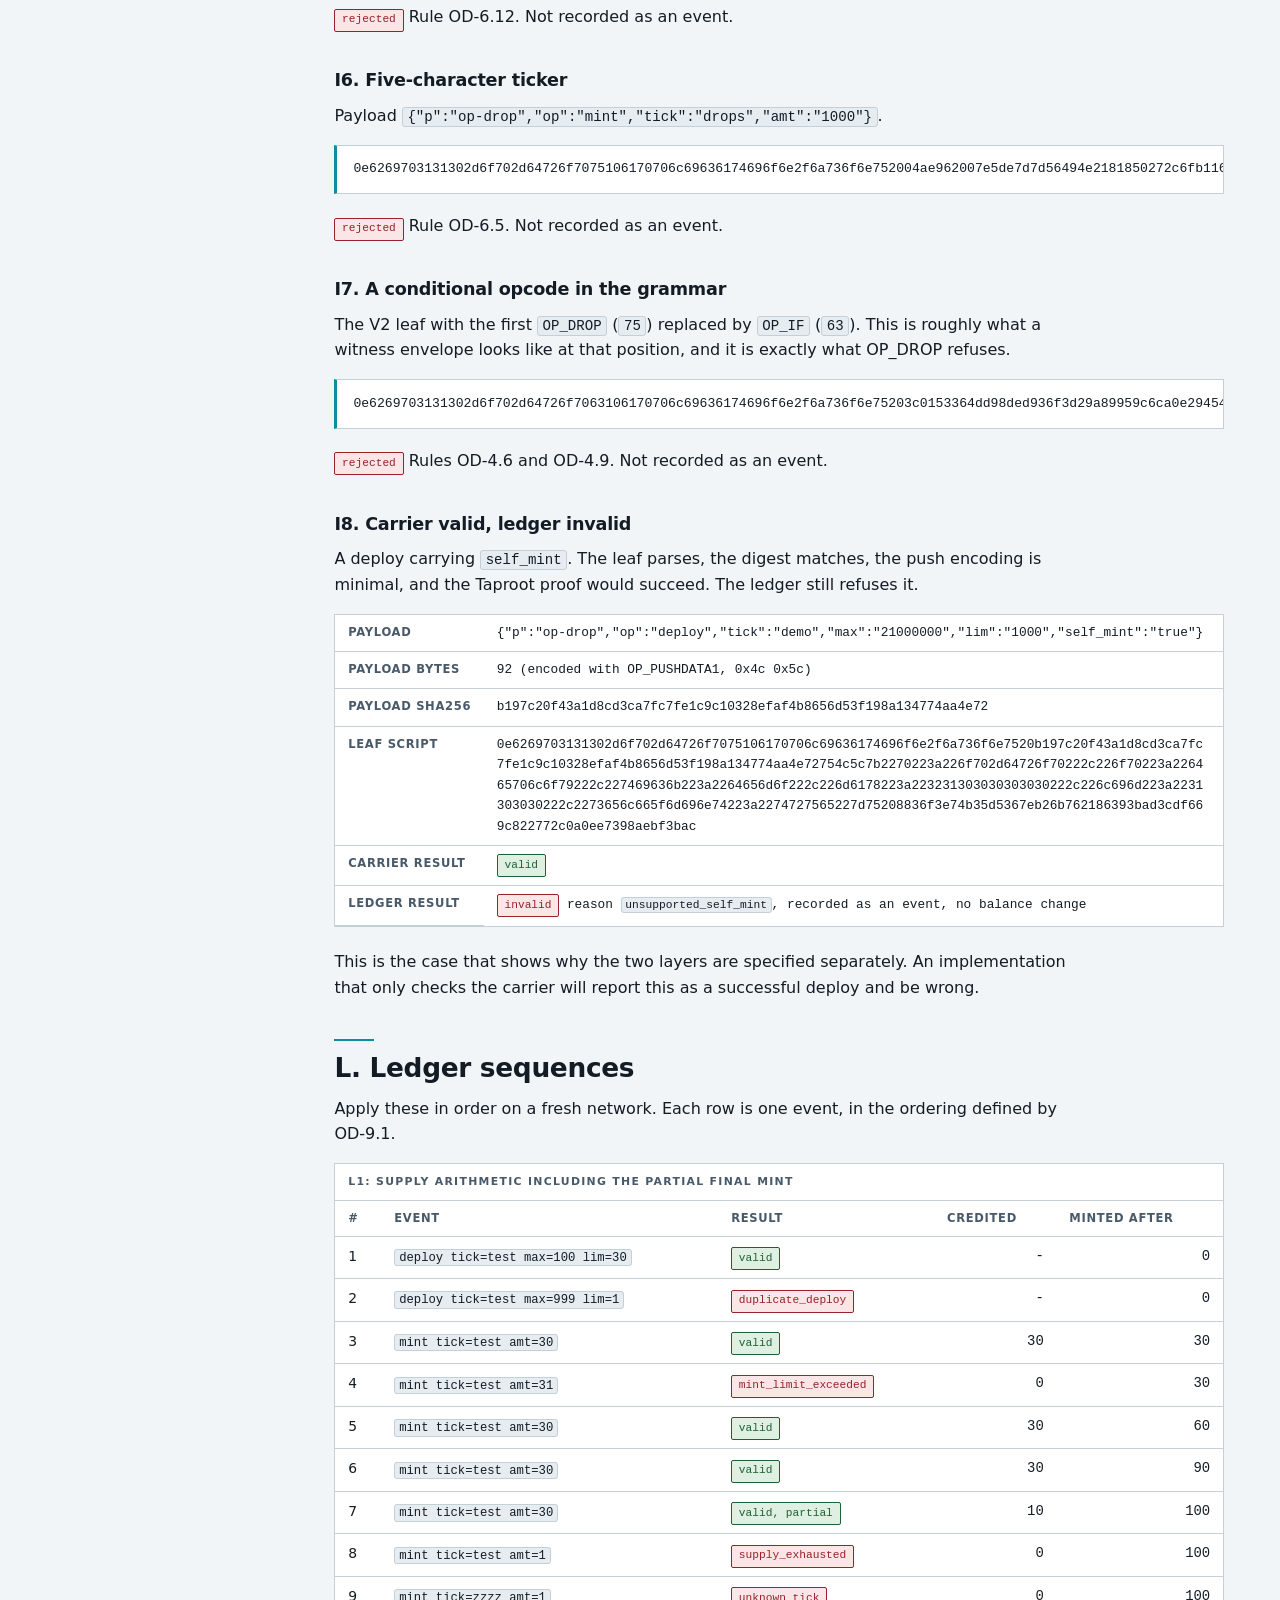
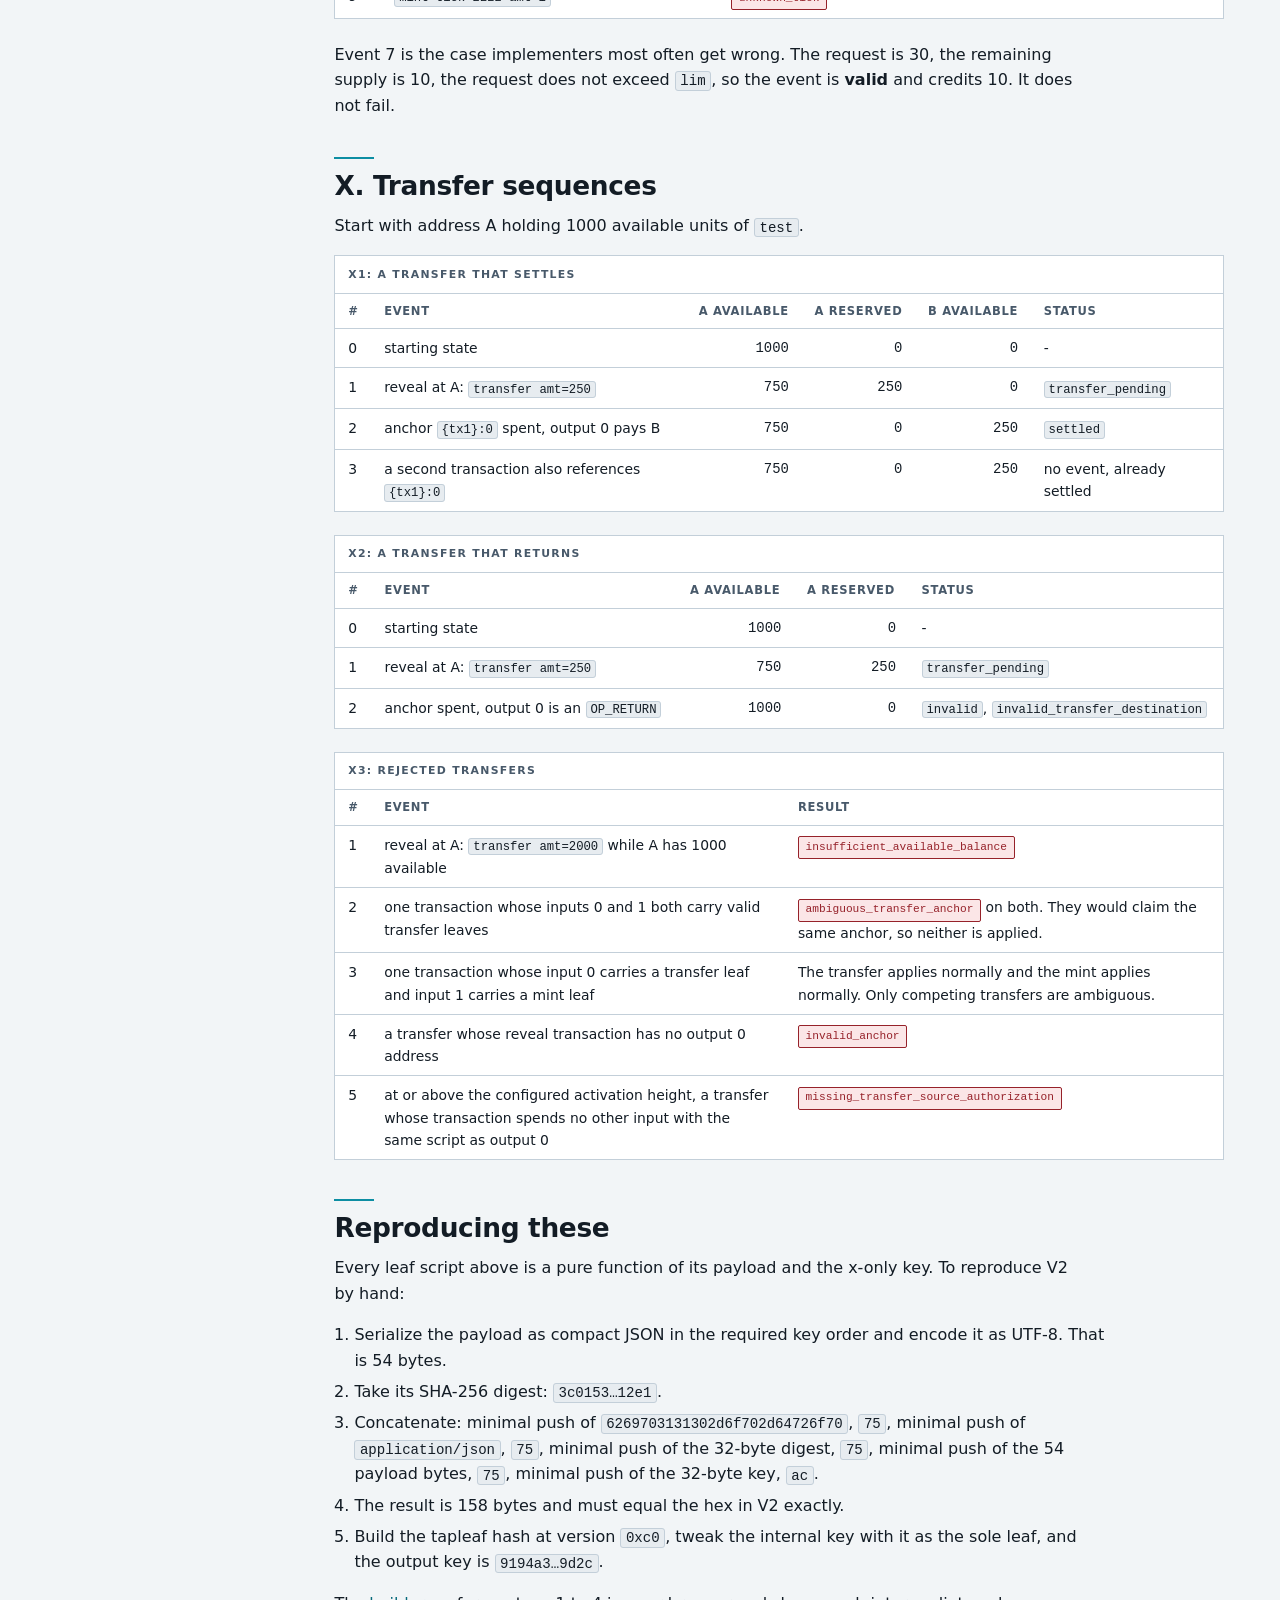
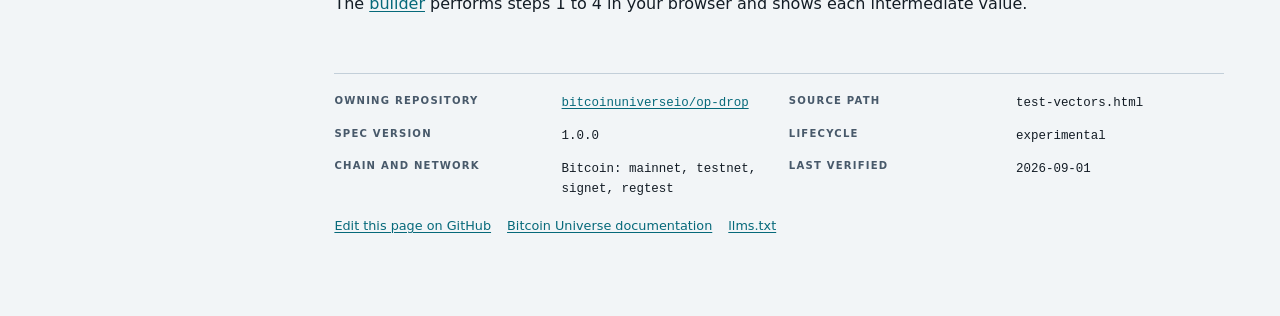
<file: test-vectors.html>
<!doctype html>
<html lang="en">
<head>
<meta charset="utf-8">
<meta name="viewport" content="width=device-width, initial-scale=1">
<title>OP_DROP test vectors</title>
<meta name="description" content="Reproducible OP_DROP test vectors: leaf script hex, payload digests, Taproot commit addresses, control blocks, ledger sequences, and invalid cases with their exact reason codes.">
<link rel="canonical" href="https://bitcoinuniverseio.github.io/op-drop/test-vectors.html">
<meta property="og:type" content="article">
<meta property="og:title" content="OP_DROP test vectors">
<meta property="og:description" content="Valid and invalid vectors with exact bytes and expected outcomes.">
<meta property="og:url" content="https://bitcoinuniverseio.github.io/op-drop/test-vectors.html">
<meta property="og:image" content="https://bitcoinuniverseio.github.io/op-drop/assets/og.svg">
<meta name="twitter:card" content="summary_large_image">
<link rel="icon" href="assets/mark.svg" type="image/svg+xml">
<link rel="stylesheet" href="assets/apparatus.css">
</head>
<body>
<a class="skip" href="#main">Skip to content</a>

<header class="masthead">
  <div class="masthead-in">
    <a class="brand" href="./">
      <svg width="22" height="22" viewBox="0 0 22 22" aria-hidden="true" focusable="false">
        <rect x="1.5" y="1.5" width="19" height="19" fill="none" stroke="var(--rule-strong)"></rect>
        <path d="M11 4.5v8.5" stroke="var(--accent-line)" stroke-width="2" fill="none"></path>
        <path d="M6.5 12.5 11 17.5l4.5-5" fill="none" stroke="var(--accent-line)" stroke-width="2"></path>
      </svg>
      OP_DROP<span class="brand-sub">Protocol</span>
    </a>
    <div class="masthead-tools">
      <div class="searchbox jsonly">
        <label class="skip" for="search-input">Search this site</label>
        <input type="search" id="search-input" data-base="" placeholder="Search  /" autocomplete="off">
        <div id="search-results" role="region" aria-live="polite" aria-label="Search results" hidden></div>
      </div>
      <button type="button" class="tbtn jsonly" id="theme-toggle" aria-pressed="false">Theme: <span class="theme-label">Light</span></button>
    </div>
  </div>
</header>

<div class="shell">
  <aside class="sidebar">
    <span class="label">Documentation</span>
    <nav aria-label="Site sections">
      <ul>
        <li><a href="./">Overview</a></li>
        <li><a href="specification.html">Specification</a></li>
        <li><a href="carriers.html">Carrier comparison</a></li>
        <li><a href="guide.html">Guide</a></li>
        <li><a href="reference.html">Reference</a></li>
        <li><a href="test-vectors.html" aria-current="page">Test vectors</a></li>
        <li><a href="api.html">API reference</a></li>
        <li><a href="tool.html">Builder and decoder</a></li>
        <li><a href="changelog.html">Changelog</a></li>
      </ul>
    </nav>
    <span class="label">On this page</span>
    <nav aria-label="Sections of this page">
      <ul>
        <li><a href="#setup">Shared setup</a></li>
        <li><a href="#valid">Valid leaves</a></li>
        <li><a href="#taproot">Commitment vectors</a></li>
        <li><a href="#invalid">Invalid leaves</a></li>
        <li><a href="#ledger">Ledger sequences</a></li>
        <li><a href="#transfer">Transfer sequences</a></li>
        <li><a href="#reproduce">Reproducing these</a></li>
      </ul>
    </nav>
  </aside>

  <main id="main">
    <p class="kicker label">Conformance vectors, spec 1.0.0</p>
    <h1>Test vectors</h1>
    <p class="lede">Every byte on this page was produced by the reference OP_DROP encoder and verified by the reference decoder and the reference Taproot commitment check. Paste any leaf hex into the <a href="tool.html">builder and decoder</a> to reproduce the result in your browser.</p>

    <div class="note warn">
      <p><strong>These are documentation keys.</strong> The key pair below is published so the vectors are reproducible. Never send funds to any address on this page. Anyone can spend from them.</p>
    </div>

    <h2 id="setup">Shared setup</h2>
    <div class="tablewrap">
      <table>
        <caption>Parameters shared by every vector</caption>
        <tbody>
          <tr><th>Private key (documentation only)</th><td class="out">4654771a8e22773b5fd328d1ebad41f6c97f637e014984ae03a5d142bf51def1</td></tr>
          <tr><th>x-only public key</th><td class="out">8836f3e74b35d5367eb26b762186393bad3cdf669c822772c0a0ee7398aebf3b</td></tr>
          <tr><th>Taproot internal key</th><td class="out">the same x-only key</td></tr>
          <tr><th>Script tree</th><td class="out">single leaf, tapleaf version 0xc0, depth 0</td></tr>
          <tr><th>Network</th><td class="out">mainnet (leaf bytes are identical on every network; only the address encoding differs)</td></tr>
        </tbody>
      </table>
    </div>

    <h2 id="valid">V. Valid leaves</h2>

    <h3>V1. Deploy <code>drop</code></h3>
    <div class="tablewrap">
      <table>
        <tbody>
          <tr><th>Payload</th><td class="out">{"p":"op-drop","op":"deploy","tick":"drop","max":"21000000","lim":"1000"}</td></tr>
          <tr><th>Payload bytes</th><td class="out">73</td></tr>
          <tr><th>Payload sha256</th><td class="out">f970d478e38939a89f6d9615aef772e21716dc79e2e752de1dd0539c553b74ca</td></tr>
          <tr><th>Leaf script</th><td class="out">[base64]</td></tr>
          <tr><th>Leaf script bytes</th><td class="out">177</td></tr>
          <tr><th>Leaf script sha256</th><td class="out">546e1624adf71006b54721e2a005d6c91af513e3e8b09497e3f19c5b0181d1ec</td></tr>
          <tr><th>Commit scriptPubKey</th><td class="out">5120f865873be28e8ea28d0f6dd018b94a30ec17b569b2cac767eb7f7b5222e43805</td></tr>
          <tr><th>Commit address</th><td class="out">bc1plpjcwwlz36829rg0dhgp3w22xrkp0dtfkt9vwelt0aa4yghy8qzsnqwgwm</td></tr>
          <tr><th>Control block</th><td class="out">c08836f3e74b35d5367eb26b762186393bad3cdf669c822772c0a0ee7398aebf3b</td></tr>
          <tr><th>Reveal size estimate</th><td class="out">656 weight units, 164 vB (94 base bytes, 278 witness bytes)</td></tr>
          <tr><th>Expected outcome</th><td class="out">carrier valid; ledger valid if <code>drop</code> has no prior deployment on this network</td></tr>
        </tbody>
      </table>
    </div>

    <h3>V2. Mint 1000 <code>drop</code></h3>
    <div class="tablewrap">
      <table>
        <tbody>
          <tr><th>Payload</th><td class="out">{"p":"op-drop","op":"mint","tick":"drop","amt":"1000"}</td></tr>
          <tr><th>Payload bytes</th><td class="out">54</td></tr>
          <tr><th>Payload sha256</th><td class="out">3c0153364dd98ded936f3d29a89959c6ca0e294540746e543037cbcfc33912e1</td></tr>
          <tr><th>Leaf script</th><td class="out">[base64]</td></tr>
          <tr><th>Leaf script bytes</th><td class="out">158</td></tr>
          <tr><th>Leaf script sha256</th><td class="out">f80ecba1d440272ecb76343680714a46c92be62e9a97760e700bccb3f5140bad</td></tr>
          <tr><th>Commit scriptPubKey</th><td class="out">51209194a35d62f90d352729397e55a85100e092049ce27bcd7202c8388c63559d2c</td></tr>
          <tr><th>Commit address</th><td class="out">bc1pjx22xhtzlyxn2fef89l9t2z3qrsfypyuufau6uszequgcc64n5kqtlwnap</td></tr>
          <tr><th>Control block</th><td class="out">c18836f3e74b35d5367eb26b762186393bad3cdf669c822772c0a0ee7398aebf3b</td></tr>
          <tr><th>Reveal size estimate</th><td class="out">637 weight units, 160 vB (94 base bytes, 259 witness bytes)</td></tr>
          <tr><th>Expected outcome</th><td class="out">carrier valid; ledger credits 1000 to the anchor address if <code>drop</code> is deployed and supply remains</td></tr>
        </tbody>
      </table>
    </div>
    <p>The control block for V2 begins <code>c1</code> rather than <code>c0</code> because the tweaked output key has odd parity for this leaf. Both are correct; the low bit of the first byte carries the parity.</p>

    <h3>V3. Transfer 250 <code>drop</code></h3>
    <div class="tablewrap">
      <table>
        <tbody>
          <tr><th>Payload</th><td class="out">{"p":"op-drop","op":"transfer","tick":"drop","amt":"250"}</td></tr>
          <tr><th>Payload bytes</th><td class="out">57</td></tr>
          <tr><th>Payload sha256</th><td class="out">090455d3d8b15ef3d38e202c8c13033362c58e961f078615a1f1f23df256c13e</td></tr>
          <tr><th>Leaf script</th><td class="out">[base64]</td></tr>
          <tr><th>Leaf script bytes</th><td class="out">161</td></tr>
          <tr><th>Leaf script sha256</th><td class="out">e57210d2444c8e6253da80594070177b0d6564248ff18a7b2881665933b2586e</td></tr>
          <tr><th>Commit scriptPubKey</th><td class="out">51203cde155d12f33c25f52b796b8c924fb87cc69d41025782cfa877117596be7787</td></tr>
          <tr><th>Commit address</th><td class="out">bc1p8n0p2hgj7v7ztaft094ceyj0hp7vd82pqftc9nagwught947w7rsvapwql</td></tr>
          <tr><th>Control block</th><td class="out">c18836f3e74b35d5367eb26b762186393bad3cdf669c822772c0a0ee7398aebf3b</td></tr>
          <tr><th>Reveal size estimate</th><td class="out">640 weight units, 160 vB (94 base bytes, 262 witness bytes)</td></tr>
          <tr><th>Expected outcome</th><td class="out">carrier valid; ledger reserves 250 and opens a transfer against anchor <code>{revealTxid}:0</code></td></tr>
        </tbody>
      </table>
    </div>

    <h3>V4. Largest possible deploy payload</h3>
    <p>Every field at its maximum: a four-character ticker with <code>max</code> and <code>lim</code> both at 2<sup>64</sup> minus 1. This is the upper bound on a token payload, and it is well below the 256-byte push ceiling.</p>
    <div class="tablewrap">
      <table>
        <tbody>
          <tr><th>Payload</th><td class="out">{"p":"op-drop","op":"deploy","tick":"zzzz","max":"18446744073709551615","lim":"18446744073709551615"}</td></tr>
          <tr><th>Payload bytes</th><td class="out">101</td></tr>
          <tr><th>Payload sha256</th><td class="out">d8b26b33fd53926571adbf5ae1c5896662d431405b9ef917d6e3e299e13f51fc</td></tr>
          <tr><th>Push encoding</th><td class="out">OP_PUSHDATA1 (0x4c 0x65), because 101 is above 75</td></tr>
          <tr><th>Leaf script bytes</th><td class="out">206</td></tr>
          <tr><th>Expected outcome</th><td class="out">carrier valid, ledger valid</td></tr>
        </tbody>
      </table>
    </div>

    <h2 id="taproot">T. Commitment vectors</h2>
    <p>These use the V2 leaf and vary only the proof. They separate "this is not an OP_DROP leaf at all" from "this leaf did not belong to the output that was spent".</p>
    <div class="tablewrap">
      <table>
        <caption>Taproot commitment outcomes</caption>
        <thead><tr><th>#</th><th>Input</th><th>Expected result</th></tr></thead>
        <tbody>
          <tr><td>T1</td><td>V2 leaf, control block <code>c18836…bf3b</code>, previous output <code>51209194…9d2c</code></td><td><span class="badge ok">valid</span> The leaf is committed by the spent output.</td></tr>
          <tr><td>T2</td><td>V2 leaf, V2 control block, previous output belonging to a different Taproot key</td><td><span class="badge no">invalid_taproot_commitment</span> Reason text: Taproot leaf does not commit to previous output.</td></tr>
          <tr><td>T3</td><td>V2 leaf, V2 control block, previous output <code>0014</code> followed by 20 zero bytes (P2WPKH)</td><td><span class="badge no">invalid_taproot_commitment</span> Reason text: previous output is not P2TR.</td></tr>
          <tr><td>T4</td><td>V2 leaf, control block with first byte changed to <code>c2</code></td><td><span class="badge no">invalid_taproot_commitment</span> Reason text: unsupported Taproot leaf version.</td></tr>
          <tr><td>T5</td><td>V2 leaf, control block of 65 bytes (a one-level tree path)</td><td><span class="badge no">not an OP_DROP reveal</span> The witness fails OD-3.2, so no event is recorded at all.</td></tr>
          <tr><td>T6</td><td>Witness with four items (signature, script, control block, annex)</td><td><span class="badge no">not an OP_DROP reveal</span> The witness fails OD-3.1.</td></tr>
        </tbody>
      </table>
    </div>

    <h2 id="invalid">I. Invalid leaves</h2>
    <p>Each of these is a complete script hex. Paste any of them into the <a href="tool.html">decoder</a> to see the same message.</p>

    <h3>I1. Non-minimal push encoding</h3>
    <p>The V2 leaf with the 14-byte marker re-encoded using <code>OP_PUSHDATA1</code> (<code>4c 0e</code>) instead of a direct push. Every field decodes identically. It is still invalid.</p>
    <pre><code>[base64]</code></pre>
    <p><span class="badge no">rejected</span> Rule OD-4.8. Not recorded as an event.</p>

    <h3>I2. Unknown carrier marker</h3>
    <p>The V2 leaf with the marker changed to <code>6269703131302d6f702d64726970</code>.</p>
    <pre><code>[base64]</code></pre>
    <p><span class="badge no">rejected</span> Rule OD-4.1. Not recorded as an event.</p>

    <h3>I3. Digest does not match the payload</h3>
    <p>The V2 leaf with the final byte of the digest field changed from <code>e1</code> to <code>e0</code>.</p>
    <pre><code>[base64]</code></pre>
    <p><span class="badge no">rejected</span> Rule OD-4.3. Not recorded as an event.</p>

    <h3>I4. Reordered payload keys</h3>
    <p>A well-formed leaf whose payload is <code>{"op":"mint","p":"op-drop","tick":"drop","amt":"1000"}</code>. The digest matches the payload; only the key order is wrong.</p>
    <pre><code>[base64]</code></pre>
    <p><span class="badge no">rejected</span> Rule OD-6.6. Not recorded as an event.</p>

    <h3>I5. Whitespace in the payload</h3>
    <p>Payload <code>{"p": "op-drop", "op": "mint", "tick": "drop", "amt": "1000"}</code>, 61 bytes instead of 54, with a matching digest.</p>
    <pre><code>[base64]</code></pre>
    <p><span class="badge no">rejected</span> Rule OD-6.12. Not recorded as an event.</p>

    <h3>I6. Five-character ticker</h3>
    <p>Payload <code>{"p":"op-drop","op":"mint","tick":"drops","amt":"1000"}</code>.</p>
    <pre><code>[base64]</code></pre>
    <p><span class="badge no">rejected</span> Rule OD-6.5. Not recorded as an event.</p>

    <h3>I7. A conditional opcode in the grammar</h3>
    <p>The V2 leaf with the first <code>OP_DROP</code> (<code>75</code>) replaced by <code>OP_IF</code> (<code>63</code>). This is roughly what a witness envelope looks like at that position, and it is exactly what OP_DROP refuses.</p>
    <pre><code>[base64]</code></pre>
    <p><span class="badge no">rejected</span> Rules OD-4.6 and OD-4.9. Not recorded as an event.</p>

    <h3>I8. Carrier valid, ledger invalid</h3>
    <p>A deploy carrying <code>self_mint</code>. The leaf parses, the digest matches, the push encoding is minimal, and the Taproot proof would succeed. The ledger still refuses it.</p>
    <div class="tablewrap">
      <table>
        <tbody>
          <tr><th>Payload</th><td class="out">{"p":"op-drop","op":"deploy","tick":"demo","max":"21000000","lim":"1000","self_mint":"true"}</td></tr>
          <tr><th>Payload bytes</th><td class="out">92 (encoded with OP_PUSHDATA1, 0x4c 0x5c)</td></tr>
          <tr><th>Payload sha256</th><td class="out">b197c20f43a1d8cd3ca7fc7fe1c9c10328efaf4b8656d53f198a134774aa4e72</td></tr>
          <tr><th>Leaf script</th><td class="out">[base64]</td></tr>
          <tr><th>Carrier result</th><td class="out"><span class="badge ok">valid</span></td></tr>
          <tr><th>Ledger result</th><td class="out"><span class="badge no">invalid</span> reason <code>unsupported_self_mint</code>, recorded as an event, no balance change</td></tr>
        </tbody>
      </table>
    </div>
    <p>This is the case that shows why the two layers are specified separately. An implementation that only checks the carrier will report this as a successful deploy and be wrong.</p>

    <h2 id="ledger">L. Ledger sequences</h2>
    <p>Apply these in order on a fresh network. Each row is one event, in the ordering defined by OD-9.1.</p>
    <div class="tablewrap">
      <table>
        <caption>L1: supply arithmetic including the partial final mint</caption>
        <thead><tr><th>#</th><th>Event</th><th>Result</th><th>Credited</th><th>Minted after</th></tr></thead>
        <tbody>
          <tr><td>1</td><td><code>deploy tick=test max=100 lim=30</code></td><td><span class="badge ok">valid</span></td><td class="num">-</td><td class="num">0</td></tr>
          <tr><td>2</td><td><code>deploy tick=test max=999 lim=1</code></td><td><span class="badge no">duplicate_deploy</span></td><td class="num">-</td><td class="num">0</td></tr>
          <tr><td>3</td><td><code>mint tick=test amt=30</code></td><td><span class="badge ok">valid</span></td><td class="num">30</td><td class="num">30</td></tr>
          <tr><td>4</td><td><code>mint tick=test amt=31</code></td><td><span class="badge no">mint_limit_exceeded</span></td><td class="num">0</td><td class="num">30</td></tr>
          <tr><td>5</td><td><code>mint tick=test amt=30</code></td><td><span class="badge ok">valid</span></td><td class="num">30</td><td class="num">60</td></tr>
          <tr><td>6</td><td><code>mint tick=test amt=30</code></td><td><span class="badge ok">valid</span></td><td class="num">30</td><td class="num">90</td></tr>
          <tr><td>7</td><td><code>mint tick=test amt=30</code></td><td><span class="badge ok">valid, partial</span></td><td class="num">10</td><td class="num">100</td></tr>
          <tr><td>8</td><td><code>mint tick=test amt=1</code></td><td><span class="badge no">supply_exhausted</span></td><td class="num">0</td><td class="num">100</td></tr>
          <tr><td>9</td><td><code>mint tick=zzzz amt=1</code></td><td><span class="badge no">unknown_tick</span></td><td class="num">0</td><td class="num">100</td></tr>
        </tbody>
      </table>
    </div>
    <p>Event 7 is the case implementers most often get wrong. The request is 30, the remaining supply is 10, the request does not exceed <code>lim</code>, so the event is <strong>valid</strong> and credits 10. It does not fail.</p>

    <h2 id="transfer">X. Transfer sequences</h2>
    <p>Start with address A holding 1000 available units of <code>test</code>.</p>
    <div class="tablewrap">
      <table>
        <caption>X1: a transfer that settles</caption>
        <thead><tr><th>#</th><th>Event</th><th>A available</th><th>A reserved</th><th>B available</th><th>Status</th></tr></thead>
        <tbody>
          <tr><td>0</td><td>starting state</td><td class="num">1000</td><td class="num">0</td><td class="num">0</td><td>-</td></tr>
          <tr><td>1</td><td>reveal at A: <code>transfer amt=250</code></td><td class="num">750</td><td class="num">250</td><td class="num">0</td><td><code>transfer_pending</code></td></tr>
          <tr><td>2</td><td>anchor <code>{tx1}:0</code> spent, output 0 pays B</td><td class="num">750</td><td class="num">0</td><td class="num">250</td><td><code>settled</code></td></tr>
          <tr><td>3</td><td>a second transaction also references <code>{tx1}:0</code></td><td class="num">750</td><td class="num">0</td><td class="num">250</td><td>no event, already settled</td></tr>
        </tbody>
      </table>
    </div>
    <div class="tablewrap">
      <table>
        <caption>X2: a transfer that returns</caption>
        <thead><tr><th>#</th><th>Event</th><th>A available</th><th>A reserved</th><th>Status</th></tr></thead>
        <tbody>
          <tr><td>0</td><td>starting state</td><td class="num">1000</td><td class="num">0</td><td>-</td></tr>
          <tr><td>1</td><td>reveal at A: <code>transfer amt=250</code></td><td class="num">750</td><td class="num">250</td><td><code>transfer_pending</code></td></tr>
          <tr><td>2</td><td>anchor spent, output 0 is an <code>OP_RETURN</code></td><td class="num">1000</td><td class="num">0</td><td><code>invalid</code>, <code>invalid_transfer_destination</code></td></tr>
        </tbody>
      </table>
    </div>
    <div class="tablewrap">
      <table>
        <caption>X3: rejected transfers</caption>
        <thead><tr><th>#</th><th>Event</th><th>Result</th></tr></thead>
        <tbody>
          <tr><td>1</td><td>reveal at A: <code>transfer amt=2000</code> while A has 1000 available</td><td><span class="badge no">insufficient_available_balance</span></td></tr>
          <tr><td>2</td><td>one transaction whose inputs 0 and 1 both carry valid transfer leaves</td><td><span class="badge no">ambiguous_transfer_anchor</span> on both. They would claim the same anchor, so neither is applied.</td></tr>
          <tr><td>3</td><td>one transaction whose input 0 carries a transfer leaf and input 1 carries a mint leaf</td><td>The transfer applies normally and the mint applies normally. Only competing transfers are ambiguous.</td></tr>
          <tr><td>4</td><td>a transfer whose reveal transaction has no output 0 address</td><td><span class="badge no">invalid_anchor</span></td></tr>
          <tr><td>5</td><td>at or above the configured activation height, a transfer whose transaction spends no other input with the same script as output 0</td><td><span class="badge no">missing_transfer_source_authorization</span></td></tr>
        </tbody>
      </table>
    </div>

    <h2 id="reproduce">Reproducing these</h2>
    <p>Every leaf script above is a pure function of its payload and the x-only key. To reproduce V2 by hand:</p>
    <ol>
      <li>Serialize the payload as compact JSON in the required key order and encode it as UTF-8. That is 54 bytes.</li>
      <li>Take its SHA-256 digest: <code>3c0153…12e1</code>.</li>
      <li>Concatenate: minimal push of <code>6269703131302d6f702d64726f70</code>, <code>75</code>, minimal push of <code>application/json</code>, <code>75</code>, minimal push of the 32-byte digest, <code>75</code>, minimal push of the 54 payload bytes, <code>75</code>, minimal push of the 32-byte key, <code>ac</code>.</li>
      <li>The result is 158 bytes and must equal the hex in V2 exactly.</li>
      <li>Build the tapleaf hash at version <code>0xc0</code>, tweak the internal key with it as the sole leaf, and the output key is <code>9194a3…9d2c</code>.</li>
    </ol>
    <p>The <a href="tool.html">builder</a> performs steps 1 to 4 in your browser and shows each intermediate value.</p>

    <footer class="pagefoot">
      <dl>
        <dt>Owning repository</dt><dd><a href="https://github.com/bitcoinuniverseio/op-drop">bitcoinuniverseio/op-drop</a></dd>
        <dt>Source path</dt><dd>test-vectors.html</dd>
        <dt>Spec version</dt><dd>1.0.0</dd>
        <dt>Lifecycle</dt><dd>experimental</dd>
        <dt>Chain and network</dt><dd>Bitcoin: mainnet, testnet, signet, regtest</dd>
        <dt>Last verified</dt><dd>2026-09-01</dd>
      </dl>
      <p class="foot-links">
        <a href="https://github.com/bitcoinuniverseio/op-drop/edit/main/test-vectors.html">Edit this page on GitHub</a>
        <a href="https://docs.bitcoinuniverse.io">Bitcoin Universe documentation</a>
        <a href="llms.txt">llms.txt</a>
      </p>
    </footer>
  </main>
</div>

<script src="assets/site.js" defer></script>
</body>
</html>
</file>
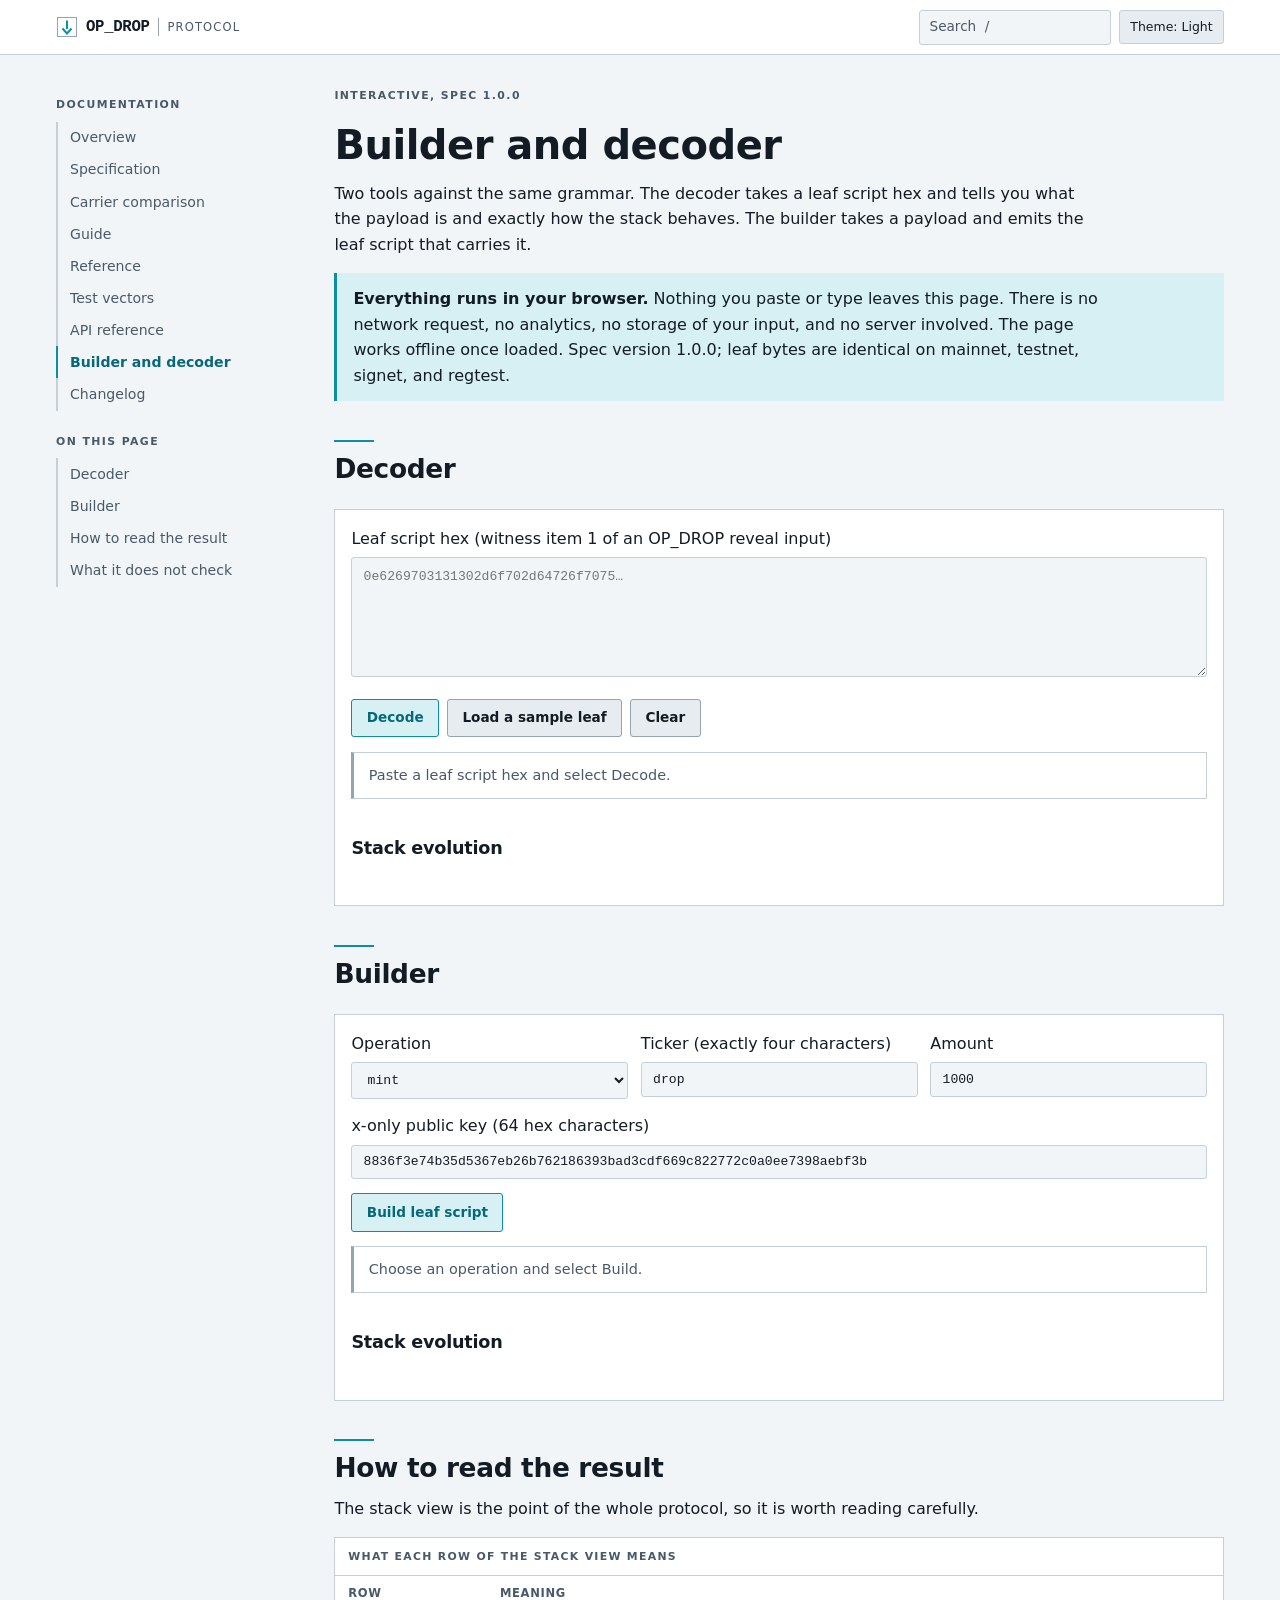
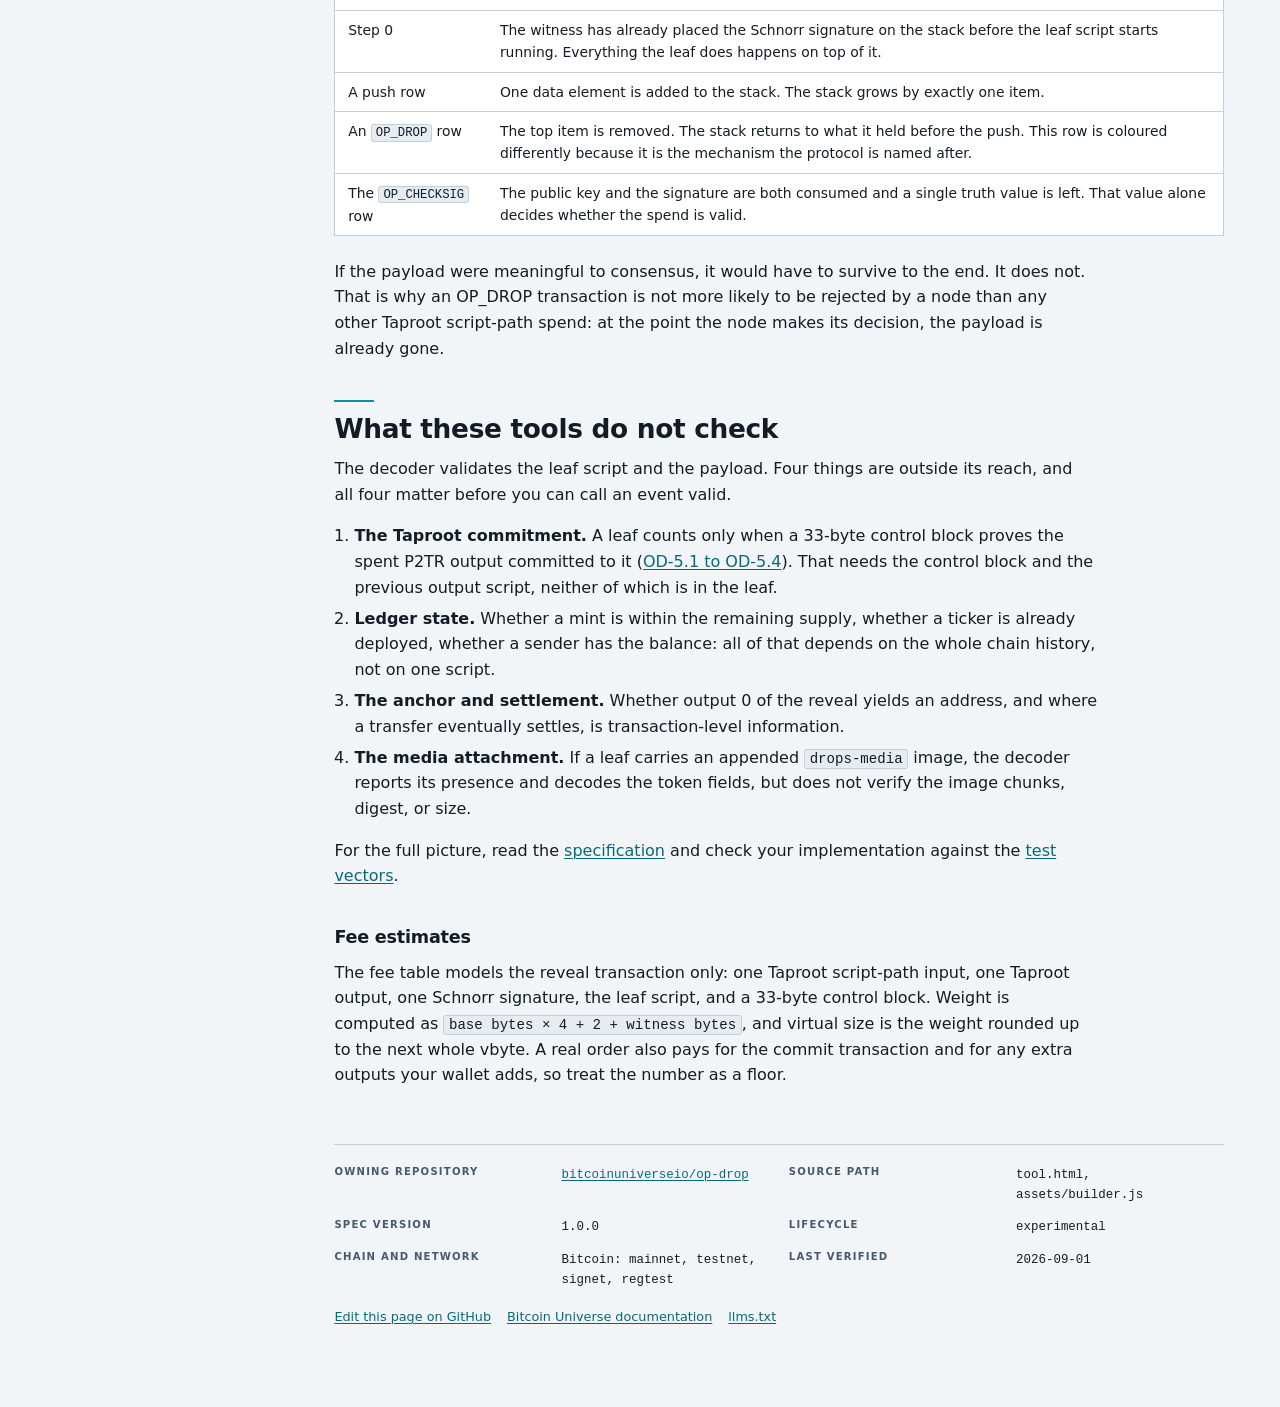
<file: tool.html>
<!doctype html>
<html lang="en">
<head>
<meta charset="utf-8">
<meta name="viewport" content="width=device-width, initial-scale=1">
<title>OP_DROP script builder and decoder</title>
<meta name="description" content="Decode an OP_DROP leaf script in your browser: see the pushed payload, the stack evolution step by step, and the reveal size. Or build a leaf from a payload and get the exact script hex with fee estimates.">
<link rel="canonical" href="https://bitcoinuniverseio.github.io/op-drop/tool.html">
<meta property="og:type" content="article">
<meta property="og:title" content="OP_DROP script builder and decoder">
<meta property="og:description" content="Client-side. Paste a leaf script and watch the payload get pushed and dropped.">
<meta property="og:url" content="https://bitcoinuniverseio.github.io/op-drop/tool.html">
<meta property="og:image" content="https://bitcoinuniverseio.github.io/op-drop/assets/og.svg">
<meta name="twitter:card" content="summary_large_image">
<link rel="icon" href="assets/mark.svg" type="image/svg+xml">
<link rel="stylesheet" href="assets/apparatus.css">
</head>
<body>
<a class="skip" href="#main">Skip to content</a>

<header class="masthead">
  <div class="masthead-in">
    <a class="brand" href="./">
      <svg width="22" height="22" viewBox="0 0 22 22" aria-hidden="true" focusable="false">
        <rect x="1.5" y="1.5" width="19" height="19" fill="none" stroke="var(--rule-strong)"></rect>
        <path d="M11 4.5v8.5" stroke="var(--accent-line)" stroke-width="2" fill="none"></path>
        <path d="M6.5 12.5 11 17.5l4.5-5" fill="none" stroke="var(--accent-line)" stroke-width="2"></path>
      </svg>
      OP_DROP<span class="brand-sub">Protocol</span>
    </a>
    <div class="masthead-tools">
      <div class="searchbox jsonly">
        <label class="skip" for="search-input">Search this site</label>
        <input type="search" id="search-input" data-base="" placeholder="Search  /" autocomplete="off">
        <div id="search-results" role="region" aria-live="polite" aria-label="Search results" hidden></div>
      </div>
      <button type="button" class="tbtn jsonly" id="theme-toggle" aria-pressed="false">Theme: <span class="theme-label">Light</span></button>
    </div>
  </div>
</header>

<div class="shell">
  <aside class="sidebar">
    <span class="label">Documentation</span>
    <nav aria-label="Site sections">
      <ul>
        <li><a href="./">Overview</a></li>
        <li><a href="specification.html">Specification</a></li>
        <li><a href="carriers.html">Carrier comparison</a></li>
        <li><a href="guide.html">Guide</a></li>
        <li><a href="reference.html">Reference</a></li>
        <li><a href="test-vectors.html">Test vectors</a></li>
        <li><a href="api.html">API reference</a></li>
        <li><a href="tool.html" aria-current="page">Builder and decoder</a></li>
        <li><a href="changelog.html">Changelog</a></li>
      </ul>
    </nav>
    <span class="label">On this page</span>
    <nav aria-label="Sections of this page">
      <ul>
        <li><a href="#decode">Decoder</a></li>
        <li><a href="#build">Builder</a></li>
        <li><a href="#howto">How to read the result</a></li>
        <li><a href="#limits">What it does not check</a></li>
      </ul>
    </nav>
  </aside>

  <main id="main">
    <p class="kicker label">Interactive, spec 1.0.0</p>
    <h1>Builder and decoder</h1>
    <p class="lede">Two tools against the same grammar. The decoder takes a leaf script hex and tells you what the payload is and exactly how the stack behaves. The builder takes a payload and emits the leaf script that carries it.</p>

    <div class="note">
      <p><strong>Everything runs in your browser.</strong> Nothing you paste or type leaves this page. There is no network request, no analytics, no storage of your input, and no server involved. The page works offline once loaded. Spec version 1.0.0; leaf bytes are identical on mainnet, testnet, signet, and regtest.</p>
    </div>

    <noscript>
      <div class="note bad">
        <p><strong>These tools need JavaScript.</strong> Everything else on this site works without it. The <a href="test-vectors.html">test vectors</a> page contains the same worked examples with their expected results already computed, and the <a href="specification.html#script">specification</a> gives the grammar you can implement yourself.</p>
      </div>
    </noscript>

    <h2 id="decode">Decoder</h2>
    <div class="tool jsonly">
      <div class="field">
        <label for="decode-input">Leaf script hex (witness item 1 of an OP_DROP reveal input)</label>
        <textarea id="decode-input" spellcheck="false" autocomplete="off" placeholder="0e6269703131302d6f702d64726f7075…"></textarea>
      </div>
      <div class="actions">
        <button type="button" id="decode-run">Decode</button>
        <button type="button" class="secondary" id="decode-sample" data-script="[base64]">Load a sample leaf</button>
        <button type="button" class="secondary" id="decode-clear">Clear</button>
      </div>
      <div class="verdict idle" id="decode-verdict" role="status" aria-live="polite">Paste a leaf script hex and select Decode.</div>
      <h3>Stack evolution</h3>
      <div class="stackview" id="decode-stack"></div>
      <div id="decode-detail"></div>
    </div>

    <h2 id="build">Builder</h2>
    <div class="tool jsonly">
      <div class="row">
        <div class="field">
          <label for="build-op">Operation</label>
          <select id="build-op">
            <option value="mint">mint</option>
            <option value="transfer">transfer</option>
            <option value="deploy">deploy</option>
          </select>
        </div>
        <div class="field">
          <label for="build-tick">Ticker (exactly four characters)</label>
          <input type="text" id="build-tick" value="drop" maxlength="4" spellcheck="false" autocomplete="off">
        </div>
        <div class="field" id="field-amt">
          <label for="build-amt">Amount</label>
          <input type="text" id="build-amt" value="1000" spellcheck="false" autocomplete="off" inputmode="numeric">
        </div>
        <div class="field" id="field-max" hidden>
          <label for="build-max">Maximum supply</label>
          <input type="text" id="build-max" value="21000000" spellcheck="false" autocomplete="off" inputmode="numeric">
        </div>
        <div class="field" id="field-lim" hidden>
          <label for="build-lim">Limit per mint</label>
          <input type="text" id="build-lim" value="1000" spellcheck="false" autocomplete="off" inputmode="numeric">
        </div>
      </div>
      <div class="field">
        <label for="build-key">x-only public key (64 hex characters)</label>
        <input type="text" id="build-key" value="8836f3e74b35d5367eb26b762186393bad3cdf669c822772c0a0ee7398aebf3b" spellcheck="false" autocomplete="off">
      </div>
      <div class="actions">
        <button type="button" id="build-run">Build leaf script</button>
      </div>
      <div class="verdict idle" id="build-verdict" role="status" aria-live="polite">Choose an operation and select Build.</div>
      <h3>Stack evolution</h3>
      <div class="stackview" id="build-stack"></div>
      <div id="build-detail"></div>
    </div>

    <h2 id="howto">How to read the result</h2>
    <p>The stack view is the point of the whole protocol, so it is worth reading carefully.</p>
    <div class="tablewrap">
      <table>
        <caption>What each row of the stack view means</caption>
        <thead><tr><th>Row</th><th>Meaning</th></tr></thead>
        <tbody>
          <tr><td>Step 0</td><td>The witness has already placed the Schnorr signature on the stack before the leaf script starts running. Everything the leaf does happens on top of it.</td></tr>
          <tr><td>A push row</td><td>One data element is added to the stack. The stack grows by exactly one item.</td></tr>
          <tr><td>An <code>OP_DROP</code> row</td><td>The top item is removed. The stack returns to what it held before the push. This row is coloured differently because it is the mechanism the protocol is named after.</td></tr>
          <tr><td>The <code>OP_CHECKSIG</code> row</td><td>The public key and the signature are both consumed and a single truth value is left. That value alone decides whether the spend is valid.</td></tr>
        </tbody>
      </table>
    </div>
    <p>If the payload were meaningful to consensus, it would have to survive to the end. It does not. That is why an OP_DROP transaction is not more likely to be rejected by a node than any other Taproot script-path spend: at the point the node makes its decision, the payload is already gone.</p>

    <h2 id="limits">What these tools do not check</h2>
    <p>The decoder validates the leaf script and the payload. Four things are outside its reach, and all four matter before you can call an event valid.</p>
    <ol>
      <li><strong>The Taproot commitment.</strong> A leaf counts only when a 33-byte control block proves the spent P2TR output committed to it (<a href="specification.html#commitment">OD-5.1 to OD-5.4</a>). That needs the control block and the previous output script, neither of which is in the leaf.</li>
      <li><strong>Ledger state.</strong> Whether a mint is within the remaining supply, whether a ticker is already deployed, whether a sender has the balance: all of that depends on the whole chain history, not on one script.</li>
      <li><strong>The anchor and settlement.</strong> Whether output 0 of the reveal yields an address, and where a transfer eventually settles, is transaction-level information.</li>
      <li><strong>The media attachment.</strong> If a leaf carries an appended <code>drops-media</code> image, the decoder reports its presence and decodes the token fields, but does not verify the image chunks, digest, or size.</li>
    </ol>
    <p>For the full picture, read the <a href="specification.html">specification</a> and check your implementation against the <a href="test-vectors.html">test vectors</a>.</p>

    <h3>Fee estimates</h3>
    <p>The fee table models the reveal transaction only: one Taproot script-path input, one Taproot output, one Schnorr signature, the leaf script, and a 33-byte control block. Weight is computed as <code>base bytes &times; 4 + 2 + witness bytes</code>, and virtual size is the weight rounded up to the next whole vbyte. A real order also pays for the commit transaction and for any extra outputs your wallet adds, so treat the number as a floor.</p>

    <footer class="pagefoot">
      <dl>
        <dt>Owning repository</dt><dd><a href="https://github.com/bitcoinuniverseio/op-drop">bitcoinuniverseio/op-drop</a></dd>
        <dt>Source path</dt><dd>tool.html, assets/builder.js</dd>
        <dt>Spec version</dt><dd>1.0.0</dd>
        <dt>Lifecycle</dt><dd>experimental</dd>
        <dt>Chain and network</dt><dd>Bitcoin: mainnet, testnet, signet, regtest</dd>
        <dt>Last verified</dt><dd>2026-09-01</dd>
      </dl>
      <p class="foot-links">
        <a href="https://github.com/bitcoinuniverseio/op-drop/edit/main/tool.html">Edit this page on GitHub</a>
        <a href="https://docs.bitcoinuniverse.io">Bitcoin Universe documentation</a>
        <a href="llms.txt">llms.txt</a>
      </p>
    </footer>
  </main>
</div>

<script src="assets/site.js" defer></script>
<script src="assets/builder.js" defer></script>
</body>
</html>
</file>
<file: assets/apparatus.css>
/* OP_DROP protocol site: mechanical-apparatus visual language.
   Dark slate base, one luminous cyan accent for the payload path. */

:root {
  color-scheme: light dark;

  --slate-0: #f2f5f7;
  --slate-1: #ffffff;
  --slate-2: #e7ecf0;
  --rule: #c3cfd9;
  --rule-strong: #93a4b3;
  --ink: #131c25;
  --ink-muted: #48596a;
  --accent: #06697a;
  --accent-soft: #d7f0f4;
  --accent-line: #0d8ea3;
  --warn: #8a4b00;
  --warn-soft: #fdefdc;
  --bad: #96222a;
  --bad-soft: #fbe6e7;
  --good: #1c6134;
  --good-soft: #dff0e3;

  --shadow: 0 1px 0 var(--rule);
  --mono: ui-monospace, "SFMono-Regular", "SF Mono", Menlo, Consolas,
    "Liberation Mono", monospace;
  --sans: ui-sans-serif, system-ui, -apple-system, "Segoe UI", Roboto,
    "Helvetica Neue", Arial, sans-serif;

  --measure: 74ch;
  --gap: 1.5rem;
}

@media (prefers-color-scheme: dark) {
  :root:not([data-theme="light"]) {
    --slate-0: #0d141b;
    --slate-1: #141d26;
    --slate-2: #1b2733;
    --rule: #2a3846;
    --rule-strong: #43576b;
    --ink: #dde6ee;
    --ink-muted: #9aabbb;
    --accent: #56dced;
    --accent-soft: #10333c;
    --accent-line: #3fc3d6;
    --warn: #f0b45f;
    --warn-soft: #33260f;
    --bad: #f18b90;
    --bad-soft: #351a1c;
    --good: #74d296;
    --good-soft: #13301f;
  }
}

:root[data-theme="dark"] {
  --slate-0: #0d141b;
  --slate-1: #141d26;
  --slate-2: #1b2733;
  --rule: #2a3846;
  --rule-strong: #43576b;
  --ink: #dde6ee;
  --ink-muted: #9aabbb;
  --accent: #56dced;
  --accent-soft: #10333c;
  --accent-line: #3fc3d6;
  --warn: #f0b45f;
  --warn-soft: #33260f;
  --bad: #f18b90;
  --bad-soft: #351a1c;
  --good: #74d296;
  --good-soft: #13301f;
}

* { box-sizing: border-box; }

html { -webkit-text-size-adjust: 100%; }

body {
  margin: 0;
  background: var(--slate-0);
  color: var(--ink);
  font-family: var(--sans);
  font-size: 16px;
  line-height: 1.6;
  overflow-x: hidden;
}

/* ---------- structural type ---------- */

h1, h2, h3, h4 {
  font-weight: 620;
  line-height: 1.22;
  margin: 2.4rem 0 0.7rem;
  letter-spacing: -0.012em;
}
h1 { font-size: clamp(1.7rem, 1.2rem + 2.2vw, 2.5rem); margin-top: 0; }
h2 { font-size: clamp(1.3rem, 1.05rem + 1.1vw, 1.65rem); }
h3 { font-size: 1.1rem; }
h4 { font-size: 0.97rem; }

h2::before {
  content: "";
  display: block;
  width: 2.5rem;
  height: 2px;
  background: var(--accent-line);
  margin-bottom: 0.7rem;
}

p, li { max-width: var(--measure); }
p { margin: 0 0 1rem; }
ul, ol { padding-left: 1.25rem; margin: 0 0 1rem; }
li { margin-bottom: 0.35rem; }

a { color: var(--accent); text-decoration-thickness: 1px; text-underline-offset: 2px; }
a:hover { text-decoration-thickness: 2px; }

:focus-visible {
  outline: 2px solid var(--accent-line);
  outline-offset: 2px;
  border-radius: 2px;
}

code, kbd, samp, pre { font-family: var(--mono); }
code {
  font-size: 0.88em;
  background: var(--slate-2);
  border: 1px solid var(--rule);
  border-radius: 3px;
  padding: 0.06em 0.32em;
  word-break: break-word;
}
pre {
  background: var(--slate-1);
  border: 1px solid var(--rule);
  border-left: 3px solid var(--accent-line);
  padding: 0.85rem 1rem;
  overflow-x: auto;
  font-size: 0.82rem;
  line-height: 1.55;
  margin: 0 0 1.2rem;
}
pre code { background: none; border: 0; padding: 0; font-size: inherit; }

.label {
  font-size: 0.68rem;
  letter-spacing: 0.13em;
  text-transform: uppercase;
  font-weight: 700;
  color: var(--ink-muted);
}

/* ---------- skip link ---------- */

.skip {
  position: absolute;
  left: -9999px;
  top: 0;
  background: var(--accent);
  color: var(--slate-0);
  padding: 0.6rem 1rem;
  z-index: 100;
  font-weight: 700;
}
.skip:focus { left: 0; }

/* ---------- masthead ---------- */

.masthead {
  border-bottom: 1px solid var(--rule);
  background: var(--slate-1);
  position: sticky;
  top: 0;
  z-index: 40;
}
.masthead-in {
  max-width: 1200px;
  margin: 0 auto;
  padding: 0.6rem 1rem;
  display: flex;
  align-items: center;
  gap: 0.9rem;
  flex-wrap: wrap;
}
.brand {
  display: inline-flex;
  align-items: center;
  gap: 0.5rem;
  font-family: var(--mono);
  font-weight: 700;
  font-size: 0.98rem;
  color: var(--ink);
  text-decoration: none;
  letter-spacing: -0.02em;
}
.brand svg { flex: none; }
.brand:hover { color: var(--accent); }
.brand-sub {
  font-family: var(--sans);
  font-weight: 500;
  font-size: 0.72rem;
  letter-spacing: 0.1em;
  text-transform: uppercase;
  color: var(--ink-muted);
  border-left: 1px solid var(--rule-strong);
  padding-left: 0.55rem;
}
.masthead-tools { margin-left: auto; display: flex; gap: 0.5rem; align-items: center; }

.tbtn {
  font: inherit;
  font-size: 0.78rem;
  background: var(--slate-2);
  color: var(--ink);
  border: 1px solid var(--rule);
  border-radius: 3px;
  padding: 0.35rem 0.65rem;
  cursor: pointer;
  display: inline-flex;
  align-items: center;
  gap: 0.35rem;
}
.tbtn:hover { border-color: var(--rule-strong); }

/* ---------- shell ---------- */

.shell {
  max-width: 1200px;
  margin: 0 auto;
  padding: 0 1rem 4rem;
  display: grid;
  grid-template-columns: 15rem minmax(0, 1fr);
  gap: 2.4rem;
}
@media (max-width: 900px) {
  .shell { grid-template-columns: minmax(0, 1fr); gap: 0; }
}

.sidebar {
  padding-top: 2rem;
  align-self: start;
  position: sticky;
  top: 4rem;
  max-height: calc(100vh - 5rem);
  overflow-y: auto;
}
@media (max-width: 900px) {
  .sidebar { position: static; max-height: none; padding-top: 1.2rem; }
}
.sidebar nav ul { list-style: none; padding: 0; margin: 0 0 1.4rem; }
.sidebar nav li { margin: 0; }
.sidebar nav a {
  display: block;
  padding: 0.3rem 0 0.3rem 0.75rem;
  border-left: 2px solid var(--rule);
  color: var(--ink-muted);
  text-decoration: none;
  font-size: 0.88rem;
}
.sidebar nav a:hover { color: var(--ink); border-left-color: var(--rule-strong); }
.sidebar nav a[aria-current="page"] {
  color: var(--accent);
  border-left-color: var(--accent-line);
  font-weight: 640;
}
.sidebar .label { display: block; margin: 0 0 0.5rem; }

main { padding-top: 2rem; min-width: 0; }

/* ---------- technical panel ---------- */

.panel {
  position: relative;
  background: var(--slate-1);
  border: 1px solid var(--rule);
  padding: 1.1rem 1.2rem;
  margin: 0 0 1.4rem;
}
.panel > :last-child { margin-bottom: 0; }
.panel::before, .panel::after {
  content: "";
  position: absolute;
  width: 9px;
  height: 9px;
  border: 1px solid var(--accent-line);
  pointer-events: none;
}
.panel::before { top: -1px; left: -1px; border-right: 0; border-bottom: 0; }
.panel::after { bottom: -1px; right: -1px; border-left: 0; border-top: 0; }

.panel > .label { display: block; margin-bottom: 0.5rem; }

.note {
  border-left: 3px solid var(--accent-line);
  background: var(--accent-soft);
  padding: 0.8rem 1rem;
  margin: 0 0 1.3rem;
}
.note > :last-child { margin-bottom: 0; }
.note.warn { border-left-color: var(--warn); background: var(--warn-soft); }
.note.bad { border-left-color: var(--bad); background: var(--bad-soft); }

/* ---------- hero ---------- */

.hero { padding: 0.5rem 0 0.5rem; }
.hero .kicker {
  font-family: var(--mono);
  font-size: 0.75rem;
  letter-spacing: 0.16em;
  text-transform: uppercase;
  color: var(--accent);
  margin: 0 0 0.7rem;
}
.hero .lede {
  font-size: 1.1rem;
  color: var(--ink-muted);
  max-width: 62ch;
}

.specplate {
  display: grid;
  grid-template-columns: repeat(auto-fit, minmax(9.5rem, 1fr));
  border: 1px solid var(--rule);
  background: var(--slate-1);
  margin: 1.6rem 0;
}
.specplate div {
  padding: 0.7rem 0.85rem;
  border-right: 1px solid var(--rule);
  border-bottom: 1px solid var(--rule);
}
.specplate dt, .specplate .k {
  font-size: 0.66rem;
  letter-spacing: 0.12em;
  text-transform: uppercase;
  color: var(--ink-muted);
  font-weight: 700;
  margin-bottom: 0.2rem;
}
.specplate .v { font-family: var(--mono); font-size: 0.86rem; overflow-wrap: anywhere; }

/* ---------- cards ---------- */

.cards {
  display: grid;
  grid-template-columns: repeat(auto-fit, minmax(15rem, 1fr));
  gap: 1rem;
  margin: 1.4rem 0;
}
.card {
  display: block;
  border: 1px solid var(--rule);
  background: var(--slate-1);
  padding: 0.95rem 1rem;
  text-decoration: none;
  color: var(--ink);
}
.card:hover { border-color: var(--accent-line); }
.card h3 { margin: 0 0 0.3rem; font-size: 0.98rem; color: var(--accent); }
.card p { margin: 0; font-size: 0.87rem; color: var(--ink-muted); }

/* ---------- tables ---------- */

.tablewrap {
  overflow-x: auto;
  border: 1px solid var(--rule);
  margin: 0 0 1.4rem;
  background: var(--slate-1);
}
table { border-collapse: collapse; width: 100%; font-size: 0.87rem; }
caption {
  text-align: left;
  padding: 0.6rem 0.8rem;
  font-size: 0.68rem;
  letter-spacing: 0.12em;
  text-transform: uppercase;
  font-weight: 700;
  color: var(--ink-muted);
  border-bottom: 1px solid var(--rule);
}
th, td {
  text-align: left;
  padding: 0.5rem 0.8rem;
  border-bottom: 1px solid var(--rule);
  vertical-align: top;
}
th { font-size: 0.72rem; letter-spacing: 0.06em; text-transform: uppercase; color: var(--ink-muted); white-space: nowrap; }
tbody tr:last-child td { border-bottom: 0; }
td code { white-space: nowrap; }
.num { text-align: right; font-family: var(--mono); }

/* ---------- rule list (normative) ---------- */

.rules { list-style: none; padding: 0; counter-reset: none; }
.rules > li {
  display: grid;
  grid-template-columns: 4.2rem minmax(0, 1fr);
  gap: 0.9rem;
  padding: 0.7rem 0;
  border-top: 1px solid var(--rule);
  max-width: none;
  margin: 0;
}
.rules > li:last-child { border-bottom: 1px solid var(--rule); }
.rules .rid {
  font-family: var(--mono);
  font-size: 0.78rem;
  font-weight: 700;
  color: var(--accent);
  padding-top: 0.12rem;
}
.rules .rbody > :last-child { margin-bottom: 0; }
.rules .rbody p { max-width: none; overflow-wrap: anywhere; }

/* ---------- badges ---------- */

.badge {
  display: inline-block;
  font-family: var(--mono);
  font-size: 0.7rem;
  padding: 0.1rem 0.42rem;
  border-radius: 2px;
  border: 1px solid currentColor;
  white-space: nowrap;
}
.badge.ok { color: var(--good); background: var(--good-soft); }
.badge.no { color: var(--bad); background: var(--bad-soft); }
.badge.part { color: var(--warn); background: var(--warn-soft); }

/* ---------- figures / diagrams ---------- */

figure {
  margin: 1.6rem 0;
  border: 1px solid var(--rule);
  background: var(--slate-1);
  padding: 1rem;
}
figure svg { display: block; width: 100%; height: auto; }
figcaption {
  font-size: 0.8rem;
  color: var(--ink-muted);
  margin-top: 0.75rem;
  padding-top: 0.6rem;
  border-top: 1px solid var(--rule);
  max-width: none;
}
.figscroll { overflow-x: auto; }
.figscroll > svg { min-width: 34rem; }
.figwide > svg { min-width: 44rem; }

/* SVG token classes, shared by every diagram */
.d-bg { fill: var(--slate-2); }
.d-box { fill: var(--slate-2); stroke: var(--rule-strong); stroke-width: 1; }
.d-box-a { fill: var(--accent-soft); stroke: var(--accent-line); stroke-width: 1.5; }
.d-box-mute { fill: none; stroke: var(--rule); stroke-width: 1; stroke-dasharray: 3 3; }
.d-lead { stroke: var(--rule-strong); stroke-width: 1; fill: none; }
.d-lead-a { stroke: var(--accent-line); stroke-width: 1.25; fill: none; }
.d-arrow { fill: var(--rule-strong); }
.d-arrow-a { fill: var(--accent-line); }
.d-t { fill: var(--ink); font-family: var(--sans); font-size: 11px; }
.d-tm { fill: var(--ink); font-family: var(--mono); font-size: 11px; }
.d-tmute { fill: var(--ink-muted); font-family: var(--sans); font-size: 10px; }
.d-ta { fill: var(--accent); font-family: var(--mono); font-size: 11px; font-weight: 600; }
.d-cap { fill: var(--ink-muted); font-family: var(--sans); font-size: 9px; letter-spacing: 0.1em; text-transform: uppercase; font-weight: 700; }
.d-num { fill: var(--slate-1); }
.d-numring { fill: none; stroke: var(--accent-line); stroke-width: 1.25; }
.d-numtext { fill: var(--accent); font-family: var(--mono); font-size: 10px; font-weight: 700; }

/* ---------- search ---------- */

.searchbox { position: relative; }
.searchbox input {
  font: inherit;
  font-size: 0.85rem;
  width: 12rem;
  max-width: 45vw;
  padding: 0.35rem 0.6rem;
  background: var(--slate-0);
  color: var(--ink);
  border: 1px solid var(--rule);
  border-radius: 3px;
}
.searchbox input::placeholder { color: var(--ink-muted); }
#search-results {
  position: absolute;
  right: 0;
  top: calc(100% + 0.4rem);
  width: min(30rem, 92vw);
  max-height: 60vh;
  overflow-y: auto;
  background: var(--slate-1);
  border: 1px solid var(--rule-strong);
  box-shadow: 0 8px 30px rgba(0, 0, 0, 0.28);
  z-index: 60;
  padding: 0.35rem;
}
#search-results[hidden] { display: none; }
#search-results ul { list-style: none; margin: 0; padding: 0; }
#search-results a {
  display: block;
  padding: 0.5rem 0.6rem;
  text-decoration: none;
  color: var(--ink);
  border-bottom: 1px solid var(--rule);
}
#search-results li:last-child a { border-bottom: 0; }
#search-results a:hover, #search-results a:focus { background: var(--slate-2); }
#search-results .r-page {
  font-size: 0.66rem;
  letter-spacing: 0.1em;
  text-transform: uppercase;
  color: var(--accent);
  font-weight: 700;
}
#search-results .r-head { display: block; font-weight: 620; font-size: 0.9rem; }
#search-results .r-snip { display: block; font-size: 0.8rem; color: var(--ink-muted); }
#search-results .r-empty { padding: 0.8rem; font-size: 0.86rem; color: var(--ink-muted); }
#search-results p { margin: 0; }

/* ---------- tool ---------- */

.tool { border: 1px solid var(--rule); background: var(--slate-1); padding: 1rem; margin: 1.5rem 0; }
.tool textarea, .tool input[type="text"], .tool select {
  font-family: var(--mono);
  font-size: 0.82rem;
  width: 100%;
  padding: 0.55rem 0.7rem;
  background: var(--slate-0);
  color: var(--ink);
  border: 1px solid var(--rule);
  border-radius: 3px;
}
.tool textarea { min-height: 7.5rem; resize: vertical; line-height: 1.5; }
.tool label { display: block; margin-bottom: 0.35rem; }
.tool .field { margin-bottom: 0.9rem; }
.tool .row { display: grid; grid-template-columns: repeat(auto-fit, minmax(9rem, 1fr)); gap: 0.8rem; }
.tool .actions { display: flex; flex-wrap: wrap; gap: 0.5rem; margin-bottom: 0.9rem; }
.tool button {
  font: inherit;
  font-size: 0.85rem;
  font-weight: 600;
  padding: 0.45rem 0.9rem;
  border-radius: 3px;
  cursor: pointer;
  border: 1px solid var(--accent-line);
  background: var(--accent-soft);
  color: var(--accent);
}
.tool button.secondary { border-color: var(--rule-strong); background: var(--slate-2); color: var(--ink); }
.tool button:hover { border-color: var(--accent); }

.verdict {
  border: 1px solid var(--rule);
  border-left-width: 3px;
  padding: 0.7rem 0.9rem;
  margin-bottom: 1rem;
  font-size: 0.9rem;
}
.verdict.ok { border-left-color: var(--good); background: var(--good-soft); color: var(--good); }
.verdict.no { border-left-color: var(--bad); background: var(--bad-soft); color: var(--bad); }
.verdict.idle { border-left-color: var(--rule-strong); color: var(--ink-muted); }
.verdict strong { color: inherit; }

.stackview { display: grid; gap: 0.4rem; margin: 0 0 1.2rem; }
.stackstep {
  display: grid;
  grid-template-columns: 2rem minmax(7rem, 12rem) minmax(0, 1fr);
  gap: 0.7rem;
  align-items: start;
  border: 1px solid var(--rule);
  background: var(--slate-0);
  padding: 0.45rem 0.6rem;
  font-size: 0.8rem;
}
.stackstep .n { font-family: var(--mono); color: var(--ink-muted); }
.stackstep .op { font-family: var(--mono); font-weight: 700; color: var(--accent); word-break: break-all; }
.stackstep .st { font-family: var(--mono); color: var(--ink-muted); word-break: break-all; }
.stackstep.drop .op { color: var(--warn); }

.out { font-family: var(--mono); font-size: 0.8rem; word-break: break-all; }

/* ---------- footer ---------- */

.pagefoot {
  border-top: 1px solid var(--rule);
  margin-top: 3.5rem;
  padding-top: 1.2rem;
  font-size: 0.8rem;
  color: var(--ink-muted);
}
.pagefoot dl {
  display: grid;
  grid-template-columns: repeat(auto-fit, minmax(11rem, 1fr));
  gap: 0.7rem 1.2rem;
  margin: 0 0 1rem;
}
.pagefoot dt {
  font-size: 0.63rem;
  letter-spacing: 0.12em;
  text-transform: uppercase;
  font-weight: 700;
}
.pagefoot dd { margin: 0.1rem 0 0; font-family: var(--mono); font-size: 0.78rem; color: var(--ink); word-break: break-word; }
.pagefoot .foot-links { display: flex; flex-wrap: wrap; gap: 0.35rem 1rem; }

.jsonly { display: none; }
.js .jsonly { display: revert; }
.js .nojs { display: none; }

@media (prefers-reduced-motion: reduce) {
  * { animation: none !important; transition: none !important; }
}
</file>
